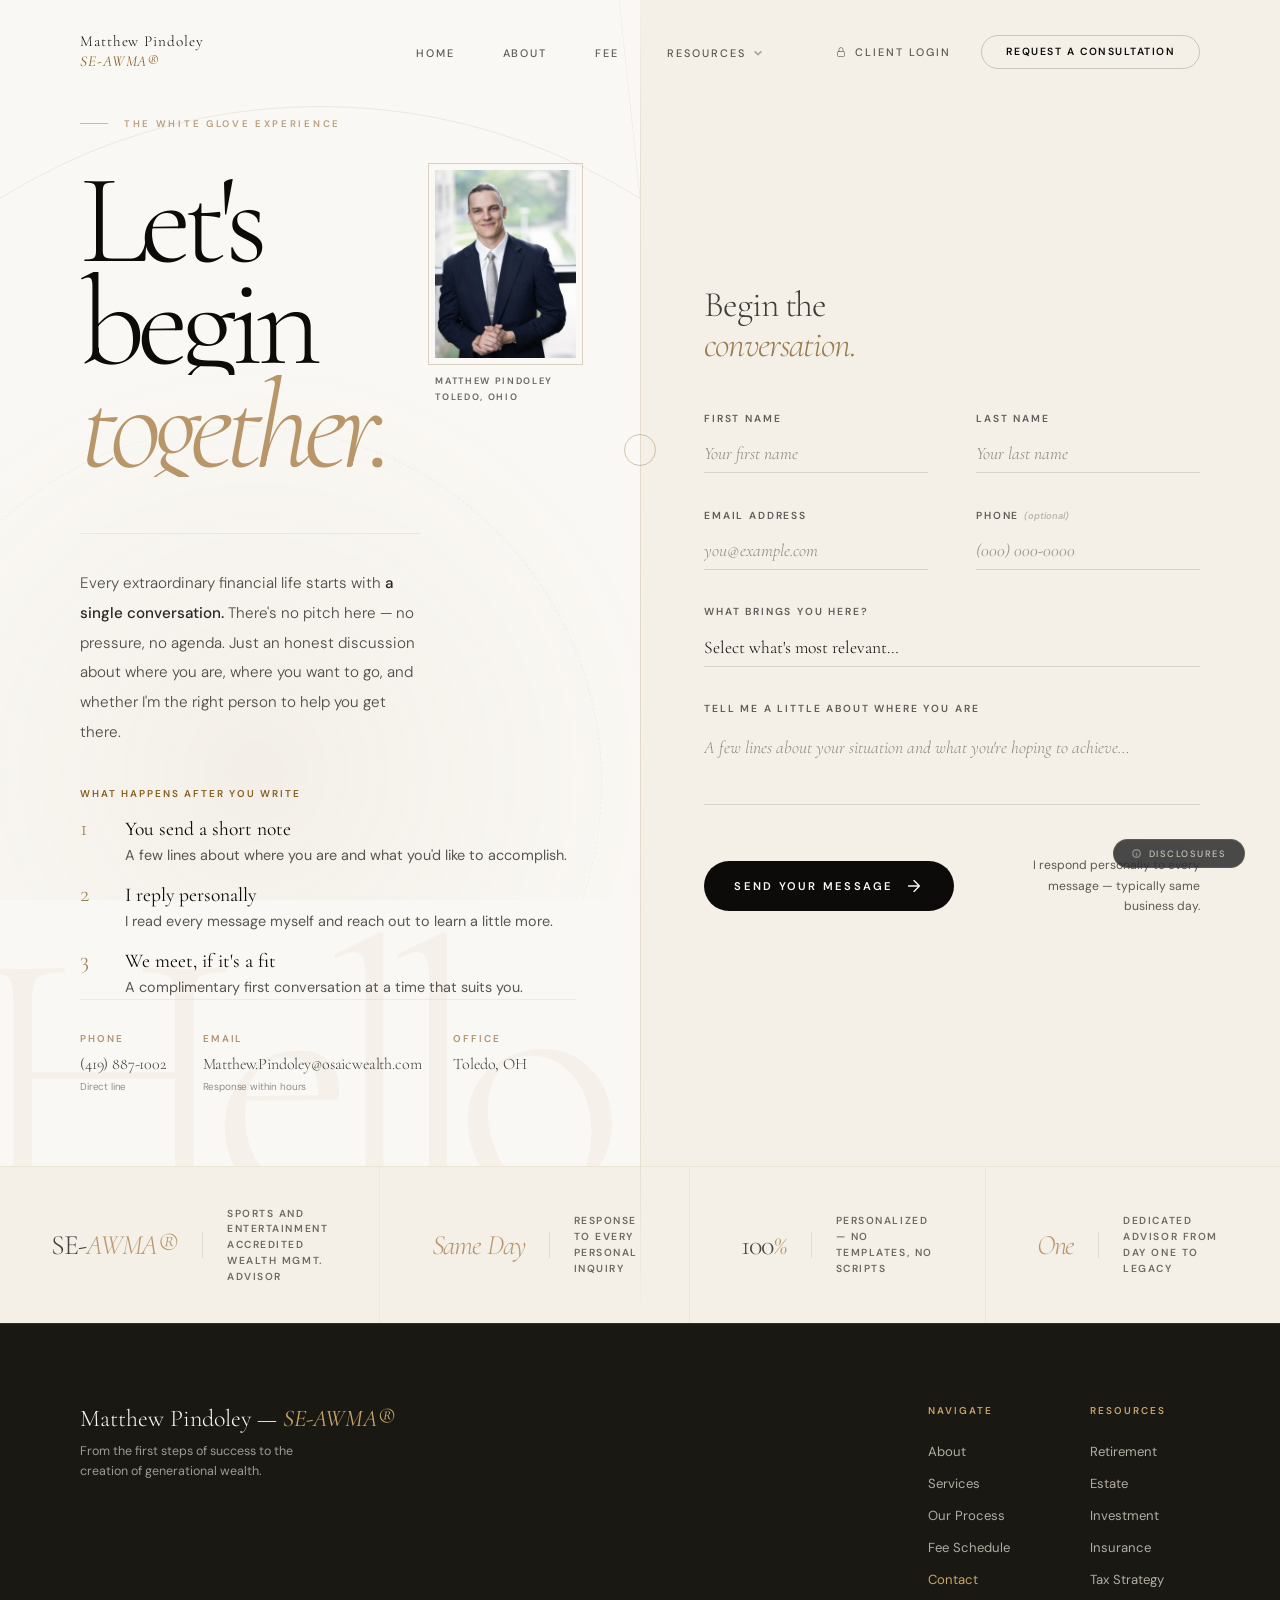
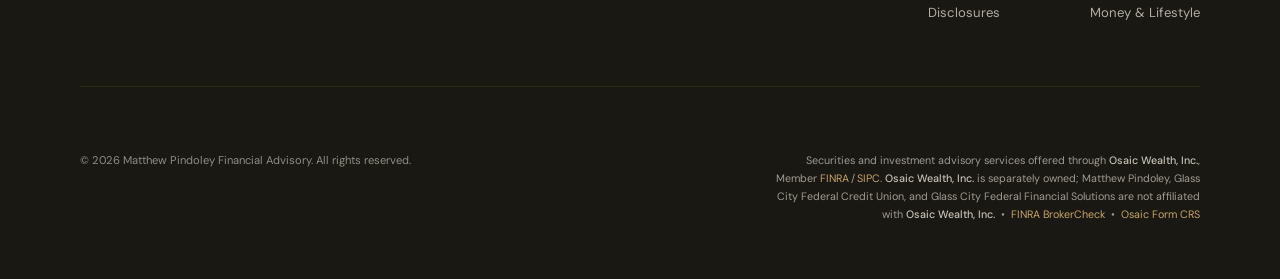
<file: contact.html>
<!DOCTYPE html>
<html lang="en">
<head>
  <meta charset="UTF-8"/>
  <meta name="viewport" content="width=device-width,initial-scale=1"/>
  <title>Begin Your Plan — Matthew Pindoley, SE-AWMA® | Toledo, Ohio</title>
  <meta name="description" content="Start a conversation with Matthew Pindoley, SE-AWMA®, a wealth management advisor in Toledo, Ohio. Complimentary first consultation, with no pressure.">
  <link rel="canonical" href="https://matthewpindoley.com/contact.html">
  <link rel="icon" type="image/png" href="favicon.png">
  <meta property="og:type" content="website">
  <meta property="og:url" content="https://matthewpindoley.com/contact.html">
  <meta property="og:site_name" content="Matthew Pindoley — SE-AWMA®">
  <meta property="og:title" content="Begin Your Plan — Matthew Pindoley, SE-AWMA® | Toledo, Ohio">
  <meta property="og:description" content="Start a conversation with Matthew Pindoley, SE-AWMA®, a wealth management advisor in Toledo, Ohio. Complimentary first consultation, with no pressure.">
  <meta property="og:image" content="https://res.cloudinary.com/dfabtxqiy/image/upload/q_auto:good,w_1200/v1772661877/headshot_ztmhku.jpg">
  <meta name="twitter:card" content="summary_large_image">
  <link rel="preconnect" href="https://fonts.googleapis.com">
  <link rel="preconnect" href="https://fonts.gstatic.com" crossorigin>
  <link href="https://fonts.googleapis.com/css2?family=Cormorant+Garamond:ital,wght@0,300;0,400;0,600;1,300;1,400&family=DM+Sans:opsz,wght@9..40,300;9..40,400;9..40,500;9..40,600&display=swap" rel="stylesheet">
<style>
:root{
  --cream:#faf8f4;
  --cream2:#f4f0e8;
  --cream3:#ede8dd;
  --ink:#0c0b09;
  --ink2:#1a1813;
  --bronze:#9a7c52;
  --bronze2:#b8966a;
  --gold:#c8a46a;
  --gold2:#ddb878;
  --dim:rgba(12,11,9,.36);
  --border:rgba(154,124,82,.14);
  --border2:rgba(154,124,82,.26);
  --ff:'Cormorant Garamond',Georgia,serif;
  --fb:'DM Sans',system-ui,sans-serif;
  --e1:cubic-bezier(.16,1,.3,1);
  --e2:cubic-bezier(.22,.9,.25,1);
  --e3:cubic-bezier(.34,1.56,.64,1);
}
*,*::before,*::after{box-sizing:border-box;margin:0;padding:0}
html{font-size:16px;overflow-x:hidden}
body{font-family:var(--fb);background:var(--cream);color:var(--ink);
  -webkit-font-smoothing:antialiased;cursor:none;overflow-x:hidden}
a{color:inherit;text-decoration:none}

/* ── GRAIN ─────────────────────────────────────── */
#grain{position:fixed;inset:0;z-index:9998;pointer-events:none;opacity:.015;
  background-image:url("data:image/svg+xml,%3Csvg viewBox='0 0 200 200' xmlns='https://www.w3.org/2000/svg'%3E%3Cfilter id='n'%3E%3CfeTurbulence type='fractalNoise' baseFrequency='0.9' numOctaves='4' stitchTiles='stitch'/%3E%3C/filter%3E%3Crect width='100%25' height='100%25' filter='url(%23n)'/%3E%3C/svg%3E");
  background-size:180px;animation:grn .07s steps(1) infinite}
@keyframes grn{0%{transform:translate(0,0)}25%{transform:translate(-5%,-3%)}50%{transform:translate(4%,5%)}75%{transform:translate(-2%,3%)}100%{transform:translate(0,0)}}

/* ── CURSOR ─────────────────────────────────────── */
#cur{
  position:fixed;top:0;left:0;
  width:6px;height:6px;border-radius:50%;
  background:var(--bronze);
  pointer-events:none;z-index:10000;
  will-change:transform;
  transition:width .28s var(--e1),height .28s var(--e1),opacity .18s,background .2s}
#cur-r{
  position:fixed;top:0;left:0;
  width:32px;height:32px;border-radius:50%;
  border:1px solid rgba(154,124,82,.42);
  pointer-events:none;z-index:9999;
  will-change:transform;
  transition:width .38s var(--e1),height .38s var(--e1),border-color .28s}
body.hov #cur{width:44px;height:44px;opacity:.07;background:var(--bronze2)}
body.hov #cur-r{width:66px;height:66px;border-color:var(--bronze2)}
body.pressing #cur{width:14px;height:14px}
@media(hover:none){
  #cur,#cur-r{display:none}
  body{cursor:auto}
  a,button,input,select,textarea{cursor:pointer}
}

/* ── NAV ─────────────────────────────────────────── */

/* ── MOBILE DRAWER ─────────────────────────────── */

/* ── ORBITALS ───────────────────────────────────── */
#orbs{position:fixed;inset:0;pointer-events:none;z-index:0;overflow:hidden}
#orb-glow{position:absolute;bottom:-24vw;left:-14vw;width:68vw;height:68vw;border-radius:50%;
  background:radial-gradient(ellipse at center,rgba(154,124,82,.07) 0%,rgba(154,124,82,.025) 40%,transparent 68%);
  animation:breathe 9s ease-in-out infinite}
@keyframes breathe{0%,100%{transform:scale(1)}50%{transform:scale(1.06)}}
#arc-main{position:absolute;bottom:-32vw;left:-22vw;width:94vw;height:94vw;border-radius:50%;
  border:1px solid rgba(154,124,82,.13);animation:slowspin 180s linear infinite}
#arc-2{position:absolute;bottom:-46vw;left:-38vw;width:124vw;height:124vw;border-radius:50%;
  border:1px solid rgba(154,124,82,.06);animation:slowspin 260s linear infinite reverse}
#arc-3{position:absolute;bottom:-19vw;left:-9vw;width:56vw;height:56vw;border-radius:50%;
  border:1px dashed rgba(154,124,82,.08);animation:slowspin 110s linear infinite}
#arc-4{position:absolute;bottom:-62vw;left:-54vw;width:164vw;height:164vw;border-radius:50%;
  border:1px solid rgba(154,124,82,.03);animation:slowspin 350s linear infinite}
@keyframes slowspin{from{transform:rotate(0deg)}to{transform:rotate(360deg)}}
.cdot{position:absolute;border-radius:50%;background:rgba(154,124,82,.2)}
#diag::before{content:'';position:fixed;top:-60%;left:52%;width:1px;height:220%;
  background:linear-gradient(to bottom,transparent,rgba(154,124,82,.06) 28%,rgba(154,124,82,.09) 50%,rgba(154,124,82,.06) 72%,transparent);
  transform:rotate(-6deg);pointer-events:none}

/* ── LAYOUT ─────────────────────────────────────── */
#wrap{position:relative;z-index:1;min-height:100svh;
  display:grid;grid-template-columns:1fr 1fr;grid-template-rows:1fr auto}
#wrap::before{content:'';position:absolute;top:0;left:50%;bottom:0;width:1px;
  background:linear-gradient(to bottom,transparent 0%,rgba(154,124,82,.14) 12%,rgba(154,124,82,.2) 50%,rgba(154,124,82,.14) 88%,transparent 100%);
  z-index:2;pointer-events:none}

/* ── LEFT PANEL ─────────────────────────────────── */
#left{grid-column:1;grid-row:1;
  padding:clamp(6rem,12vh,10rem) 5vw clamp(4rem,8vh,6rem) 5rem;
  display:flex;flex-direction:column;justify-content:space-between;
  position:relative;overflow:hidden}
.ghost{position:absolute;bottom:-4rem;left:-2rem;
  font-family:var(--ff);font-weight:300;font-size:clamp(14rem,28vw,36rem);
  line-height:.85;letter-spacing:-.08em;color:rgba(154,124,82,.055);
  pointer-events:none;user-select:none;white-space:nowrap;will-change:transform}
.left-top{position:relative;z-index:1}
.eyebrow{font-size:.6rem;letter-spacing:.28em;text-transform:uppercase;
  font-weight:600;color:rgba(154,124,82,.7);
  display:inline-flex;align-items:center;gap:1rem;margin-bottom:2.5rem;
  opacity:0;animation:fadeUp .7s var(--e1) .6s forwards}
.eyebrow::before{content:'';width:28px;height:1px;background:rgba(154,124,82,.5)}
.headline{font-family:var(--ff);font-weight:300;
  font-size:clamp(5rem,10vw,12.5rem);line-height:.8;letter-spacing:-.065em;color:var(--ink)}
.headline .row{display:block;overflow:hidden}
.headline .row .word{display:block;opacity:0;transform:translateY(105%);
  animation:slideUp .95s var(--e1) forwards}
.headline .row:nth-child(1) .word{animation-delay:.7s}
.headline .row:nth-child(2) .word{animation-delay:.88s}
.headline .row:nth-child(3) .word{animation-delay:1.06s}
.headline em{font-style:italic;color:var(--bronze2)}
@keyframes slideUp{to{opacity:1;transform:translateY(0)}}
.subline{margin-top:3.5rem;font-size:.9rem;line-height:1.95;
  color:rgba(12,11,9,.65);font-weight:300;max-width:34ch;
  border-top:1px solid rgba(154,124,82,.12);padding-top:2.2rem;
  opacity:0;animation:fadeUp .8s var(--e1) 1.6s forwards}
.subline strong{color:rgba(12,11,9,.88);font-weight:500}
.left-bottom{position:relative;z-index:1;
  opacity:0;animation:fadeUp .7s var(--e1) 1.9s forwards}
.threads{display:flex;gap:0;border-top:1px solid rgba(154,124,82,.1);padding-top:2rem}
.thread{flex:1;padding-right:2rem}
.thread-label{font-size:.62rem;letter-spacing:.2em;text-transform:uppercase;
  color:rgba(154,124,82,.8);font-weight:600;margin-bottom:.55rem}
.thread-value{font-family:var(--ff);font-size:1rem;font-weight:300;
  color:rgba(12,11,9,.8);letter-spacing:-.01em;line-height:1.45;transition:color .22s}
a.thread-value:hover{color:var(--bronze2)}
.thread-sub{font-size:.62rem;color:rgba(12,11,9,.52);font-family:var(--fb);margin-top:.2rem;font-weight:300}

/* ── RIGHT PANEL ────────────────────────────────── */
#right{grid-column:2;grid-row:1;
  padding:clamp(6rem,12vh,10rem) 5rem clamp(4rem,8vh,6rem) 5vw;
  display:flex;flex-direction:column;justify-content:center;
  background:var(--cream2);position:relative}
#form-wrap{opacity:0;animation:fadeUp .85s var(--e1) .9s forwards}
.form-title{font-family:var(--ff);font-size:clamp(1.6rem,2.8vw,2.8rem);
  font-weight:300;color:rgba(12,11,9,.78);letter-spacing:-.03em;margin-bottom:3rem;line-height:1.1}
.form-title em{font-style:italic;color:var(--bronze)}

/* ── FORM FIELDS ────────────────────────────────── */
.field{margin-bottom:2.2rem;position:relative}
.field-pair{display:grid;grid-template-columns:1fr 1fr;gap:0 3rem}
.field-label{display:block;font-size:.64rem;letter-spacing:.18em;
  text-transform:uppercase;font-weight:600;
  color:rgba(12,11,9,.55);margin-bottom:.65rem;transition:color .28s}
.field:focus-within .field-label{color:var(--bronze)}
.fi{width:100%;background:none;border:none;
  border-bottom:1px solid rgba(12,11,9,.12);padding:.5rem 0;
  font-family:var(--ff);font-size:1.1rem;font-weight:300;
  color:var(--ink);outline:none;
  transition:border-color .3s;border-radius:0;-webkit-appearance:none}
.fi::placeholder{color:rgba(12,11,9,.32);font-style:italic}
.fi:focus{border-bottom-color:rgba(154,124,82,.4)}
.fi-line{position:absolute;bottom:0;left:0;height:1px;width:0;
  background:var(--bronze);transition:width .55s var(--e1)}
.fi:focus ~ .fi-line{width:100%}
select.fi{cursor:none}
select.fi option{background:var(--cream2);color:var(--ink)}
textarea.fi{resize:none;height:80px;line-height:1.75}

/* ── SUBMIT ─────────────────────────────────────── */
.submit-row{display:flex;align-items:center;justify-content:space-between;
  gap:2rem;margin-top:2.8rem;flex-wrap:wrap}
.submit-btn{display:inline-flex;align-items:center;gap:.75rem;
  background:none;border:none;cursor:none;
  font-family:var(--fb);font-size:.62rem;font-weight:600;
  letter-spacing:.22em;text-transform:uppercase;color:rgba(154,124,82,.7);
  padding:0;position:relative;transition:color .3s}
.submit-btn:hover{color:var(--bronze)}
.submit-btn-line{position:absolute;bottom:-4px;left:0;width:0;height:1px;
  background:var(--bronze);transition:width .4s var(--e1)}
.submit-btn:hover .submit-btn-line{width:100%}
.submit-btn svg{width:18px;height:18px;transition:transform .35s var(--e1)}
.submit-btn:hover svg{transform:translateX(5px)}
.submit-note{font-size:.66rem;color:rgba(12,11,9,.52);line-height:1.7;max-width:24ch;text-align:right}

/* ── SUCCESS STATE ───────────────────────────────── */
#success{display:none;opacity:0;transform:translateY(16px);
  transition:opacity .8s var(--e1),transform .8s var(--e1)}
#success.visible{opacity:1;transform:translateY(0)}
.check-ring{width:52px;height:52px;border-radius:50%;
  border:1px solid rgba(154,124,82,.3);
  display:flex;align-items:center;justify-content:center;
  margin-bottom:2.8rem;animation:ringIn .7s var(--e3)}
@keyframes ringIn{from{transform:scale(0) rotate(-30deg);opacity:0}to{transform:scale(1) rotate(0);opacity:1}}
.check-ring svg{width:18px;height:18px;color:var(--bronze)}
.success-h{font-family:var(--ff);font-weight:300;
  font-size:clamp(3rem,5vw,6rem);line-height:.82;letter-spacing:-.06em;
  color:var(--ink);margin-bottom:2rem}
.success-h em{font-style:italic;color:var(--bronze2)}
.success-p{font-size:.9rem;line-height:1.95;color:rgba(12,11,9,.65);font-weight:300;max-width:36ch}
.success-p strong{color:rgba(12,11,9,.78);font-weight:500}
.success-thread{display:flex;align-items:center;gap:.85rem;
  margin-top:2.8rem;padding-top:2.5rem;
  border-top:1px solid rgba(154,124,82,.12);
  font-size:.68rem;color:rgba(12,11,9,.45);letter-spacing:.06em}
.s-dot{width:5px;height:5px;border-radius:50%;background:rgba(154,124,82,.45);flex-shrink:0}

/* ── TRUST STRIP ─────────────────────────────────── */
#trust{grid-column:1/-1;grid-row:2;
  position:relative;z-index:1;display:flex;
  border-top:1px solid rgba(154,124,82,.1);background:var(--cream2)}
.trust-item{flex:1;padding:2.4rem 3.2rem;
  border-right:1px solid rgba(154,124,82,.08);
  display:flex;align-items:center;gap:1.5rem;
  opacity:0;transform:translateY(12px);
  transition:opacity .8s var(--e1),transform .8s var(--e1)}
.trust-item.vis{opacity:1;transform:translateY(0)}
.trust-item:last-child{border-right:none}
.trust-n{font-family:var(--ff);font-size:clamp(1.4rem,2.2vw,2.2rem);
  font-weight:300;color:rgba(12,11,9,.75);
  letter-spacing:-.04em;line-height:1;white-space:nowrap}
.trust-n em{font-style:italic;color:var(--bronze2)}
.trust-divider{width:1px;height:26px;background:rgba(154,124,82,.18);flex-shrink:0}
.trust-label{font-size:.64rem;letter-spacing:.15em;text-transform:uppercase;
  color:rgba(12,11,9,.58);font-weight:600;line-height:1.55;max-width:16ch}

@keyframes fadeUp{from{opacity:0;transform:translateY(18px)}to{opacity:1;transform:translateY(0)}}

/* ── RESPONSIVE ─────────────────────────────────── */
@media(max-width:1100px){
    #wrap{grid-template-columns:1fr;grid-template-rows:auto auto auto}
  #wrap::before{display:none}
  #left{grid-column:1;grid-row:1;padding:7rem 2.5rem 4rem;overflow:hidden}
  #right{grid-column:1;grid-row:2;padding:4rem 2.5rem 5rem}
  #trust{grid-column:1;grid-row:3;flex-wrap:wrap}
  .trust-item{flex:1 0 40%;border-bottom:1px solid rgba(154,124,82,.07)}
}
@media(max-width:768px){
        #left{padding:7rem 1.5rem 3rem;overflow:hidden}
  #right{padding:3rem 1.5rem 4rem}
  .ghost{font-size:clamp(8rem,22vw,16rem);left:-1rem;bottom:-2rem}
  .headline{font-size:clamp(4rem,13vw,8rem)}
  .subline{font-size:.85rem}
  .field-pair{grid-template-columns:1fr}
  .trust-item{flex:1 0 100%}
  .submit-row{flex-direction:column;align-items:flex-start;gap:1.5rem}
  .submit-note{text-align:left;max-width:100%}
  .threads{flex-direction:column;gap:1.5rem}
  .thread{padding-right:0}
}
@media(max-width:480px){
    #left{padding:7rem 1.25rem 3rem}
  #right{padding:3rem 1.25rem 4rem}
  .ghost{display:none}
  .headline{font-size:clamp(3.5rem,16vw,7rem)}
  .trust-item{padding:1.8rem 1.5rem}
  .trust-n{font-size:clamp(1.2rem,6vw,1.8rem)}
}

/* ── FOOTER ── */
footer{
  background:#1a1813;
  border-top:1px solid rgba(154,124,82,.20);
  padding:5rem 5rem 3.5rem;
}
.ft-top{
  display:flex;justify-content:space-between;align-items:flex-start;
  gap:3rem;margin-bottom:4rem;padding-bottom:4rem;
  border-bottom:1px solid rgba(154,124,82,.14);
}
.ft-logo{
  font-family:'Cormorant Garamond',Georgia,serif;
  font-size:1.5rem;font-weight:300;color:#faf8f4;
}
.ft-logo b{color:#c8a46a;font-weight:400;font-style:italic}
.ft-tg{
  font-size:.78rem;color:rgba(250,248,244,.42);
  margin-top:.55rem;max-width:28ch;line-height:1.6;
}
.ft-lks{display:flex;gap:5rem;flex-wrap:wrap}
.ft-col h4{
  font-size:.62rem;letter-spacing:.2em;text-transform:uppercase;
  color:#c8a46a;font-weight:600;margin-bottom:1.4rem;
}
.ft-col ul{list-style:none;display:flex;flex-direction:column;gap:.7rem}
.ft-col ul a{font-size:.82rem;color:rgba(250,248,244,.46);transition:color .2s}
.ft-col ul a:hover{color:#faf8f4}
.ft-col ul a[aria-current]{color:#c8a46a}
.ft-bot{
  display:flex;justify-content:space-between;
  align-items:flex-start;gap:1.5rem;flex-wrap:wrap;
}
.ft-cp{font-size:.7rem;color:rgba(250,248,244,.30);white-space:nowrap;padding-top:.15rem}
.ft-di{
  font-size:.67rem;color:rgba(250,248,244,.38);
  max-width:62ch;text-align:right;line-height:1.7;
}
.ft-di strong{color:rgba(250,248,244,.56);font-weight:500}
.ft-di a{color:rgba(200,164,106,.65);transition:color .2s;text-decoration:none}
.ft-di a:hover{color:#c8a46a}
/* ── FOOTER RESPONSIVE ── */
@media(max-width:1100px){
  footer{padding:4rem 2.5rem 3rem}
}
@media(max-width:768px){
  footer{padding:3.5rem 1.6rem 2.8rem}
  .ft-top{flex-direction:column;gap:2.5rem;margin-bottom:3rem;padding-bottom:3rem}
  .ft-lks{gap:2.5rem}
  .ft-bot{flex-direction:column;align-items:flex-start;gap:1rem}
  .ft-di{text-align:left;max-width:100%}
}
@media(max-width:480px){
  .ft-lks{flex-direction:column;gap:2rem}
  .ft-logo{font-size:1.25rem}
  .ft-di{font-size:.64rem}
}

/* ── FIXED DISCLOSURE PILL ── */
#disc-pill{
  position:fixed;bottom:2rem;right:2.2rem;z-index:900;
  display:inline-flex;align-items:center;gap:.5rem;
  padding:.46rem 1.1rem;
  border-radius:9999px;
  background:rgba(9,9,12,.72);
  backdrop-filter:blur(14px);-webkit-backdrop-filter:blur(14px);
  border:1px solid rgba(200,164,106,.18);
  font-family:'DM Sans',system-ui,sans-serif;
  font-size:.58rem;letter-spacing:.16em;text-transform:uppercase;font-weight:500;
  color:rgba(242,236,224,.38);
  text-decoration:none;
  transition:color .28s,border-color .28s,background .28s;
  cursor:none;
}
#disc-pill:hover{
  color:rgba(242,236,224,.82);
  border-color:rgba(200,164,106,.45);
  background:rgba(9,9,12,.88);
}
#disc-pill.active{
  color:#c8a46a;
  border-color:rgba(200,164,106,.45);
  background:rgba(9,9,12,.85);
}
#disc-pill svg{flex-shrink:0;opacity:.55;transition:opacity .28s}
#disc-pill:hover svg,#disc-pill.active svg{opacity:1}
@media(max-width:480px){
  #disc-pill{bottom:1.4rem;right:1.2rem;font-size:.54rem;padding:.4rem .9rem}
}
@media(hover:none){#disc-pill{cursor:pointer}}

/* ── READABILITY ─────────────────────────────────────────────
   Body copy: larger, steadier weight on small text, and contrast
   near 7:1 (was ~3:1). Headlines and ornaments are unchanged. ── */
.subline{font-size:.95rem;color:rgba(12,11,9,.72)}
.fi::placeholder{color:rgba(12,11,9,.45)}
.submit-note{font-size:.76rem;color:rgba(12,11,9,.66)}
/* the send button was a faint text link; it is the page's main action */
.submit-btn{padding:1rem 1.9rem;border-radius:9999px;background:var(--ink);color:var(--cream);
  font-size:.7rem;letter-spacing:.2em;transition:background .3s,color .3s}
.submit-btn:hover{background:var(--bronze);color:var(--cream)}
.submit-btn-line{display:none}
/* logo mark and current-page link were light gold on cream (~2.5:1) */
.field-label{color:rgba(12,11,9,.64)}
/* ── NAV THEME — colours for the shared navigation (assets/nav.css) ── */
:root{
  --nav-stuck-bg:rgba(250,248,244,.94);--nav-stuck-border:rgba(12,11,9,.07);
  --nav-logo:var(--ink);--nav-mark:#85601e;
  --nav-link:rgba(12,11,9,.66);--nav-link-hover:var(--ink);
  --nav-line:var(--bronze);--nav-current:#85601e;
  --nav-btn-border:rgba(12,11,9,.18);--nav-btn-text:var(--ink);--nav-btn-fill:var(--ink);--nav-btn-fill-text:var(--cream);
  --nav-panel-bg:var(--cream);--nav-panel-border:rgba(12,11,9,.1);--nav-panel-text:rgba(12,11,9,.68);
  --nav-panel-hover:var(--ink);--nav-panel-hover-bg:rgba(12,11,9,.04);--nav-panel-divider:rgba(12,11,9,.08);
  --nav-hbg-line:var(--ink);
  --mob-bg:var(--cream2);--mob-text:var(--ink);--mob-accent:#85601e;
  --mob-muted:rgba(12,11,9,.62);--mob-border:var(--border2);--mob-border2:rgba(154,124,82,.55);
}
/* ── PORTRAIT AND NEXT STEPS ─────────────────────────────────
   Beside the headline at every size (measured: 150px+ free there).
   The steps set the expectation of an email-first process. ── */
.ct-portrait{position:absolute;top:3.9rem;right:0;z-index:1;margin:0;width:clamp(96px,11vw,190px);
  opacity:0;animation:fadeUp .9s var(--e1) 1.2s forwards}
.ct-portrait img{display:block;width:100%;height:auto;aspect-ratio:3/4;object-fit:cover;
  outline:1px solid rgba(154,124,82,.32);outline-offset:6px}
.ct-portrait figcaption{margin-top:1rem;font:600 .58rem/1.7 var(--fb);letter-spacing:.18em;
  text-transform:uppercase;color:rgba(12,11,9,.62)}
.ct-next{margin-top:2.6rem;max-width:34rem;opacity:0;animation:fadeUp .8s var(--e1) 1.8s forwards}
.ct-next-ey{margin:0 0 1.15rem;font:600 .62rem/1 var(--fb);letter-spacing:.2em;text-transform:uppercase;color:#85601e}
.ct-steps{list-style:none;margin:0;padding:0;display:grid;gap:1rem}
.ct-steps li{display:grid;grid-template-columns:2rem minmax(0,1fr);gap:.8rem;align-items:baseline}
.ct-step-n{font-family:var(--ff);font-size:1.45rem;font-weight:300;line-height:1;color:var(--bronze)}
.ct-steps strong{display:block;margin-bottom:.15rem;font-family:var(--ff);font-weight:400;font-size:1.22rem;line-height:1.25;color:var(--ink)}
.ct-steps p{margin:0;font-size:.9rem;line-height:1.6;color:rgba(12,11,9,.68)}
@media(max-width:480px){.ct-portrait figcaption{font-size:.52rem;letter-spacing:.12em}}
</style>
  <!-- sitewide experience refinements -->
  <link rel="stylesheet" href="assets/enhance.css"/>
  <link rel="stylesheet" href="assets/nav.css"/>
</head>
<body>
<div id="grain"></div>
<div id="cur"></div>
<div id="cur-r"></div>

<!-- ORBITALS -->
<div id="orbs" aria-hidden="true">
  <div id="orb-glow"></div>
  <div id="arc-main"></div>
  <div id="arc-2"></div>
  <div id="arc-3"></div>
  <div id="arc-4"></div>
  <div id="diag"></div>
</div>

<!-- NAV -->
<nav id="nav" aria-label="Main">
  <a href="index.html" class="nav-logo">Matthew Pindoley<br><b>SE-AWMA®</b></a>
  <ul class="nav-links">
    <li><a href="index.html">Home</a></li>
    <li><a href="index.html#about">About</a></li>
    <li><a href="fee.html">Fee</a></li>
    <li class="nav-drop">
      <button type="button" class="nav-drop-trigger" aria-expanded="false" aria-controls="nav-resources">
        Resources
        <svg viewBox="0 0 12 12" fill="none" stroke="currentColor" stroke-width="2" width="10" height="10" aria-hidden="true"><path d="M2 4l4 4 4-4"/></svg>
      </button>
      <div class="nav-drop-panel" id="nav-resources">
        <a href="resource-retirement.html" class="nav-drop-item"><svg viewBox="0 0 24 24" fill="none" stroke="currentColor" stroke-width="1.5" aria-hidden="true"><path d="M3 3v18h18M8 17V9m4 8V5m4 12v-4"/></svg>Retirement</a>
        <a href="resource-investment.html" class="nav-drop-item"><svg viewBox="0 0 24 24" fill="none" stroke="currentColor" stroke-width="1.5" aria-hidden="true"><polyline points="22 12 18 12 15 21 9 3 6 12 2 12"/></svg>Investment</a>
        <a href="resource-estate.html" class="nav-drop-item"><svg viewBox="0 0 24 24" fill="none" stroke="currentColor" stroke-width="1.5" aria-hidden="true"><path d="M3 9l9-7 9 7v11a2 2 0 0 1-2 2H5a2 2 0 0 1-2-2z"/><polyline points="9 22 9 12 15 12 15 22"/></svg>Estate Planning</a>
        <a href="resource-tax.html" class="nav-drop-item"><svg viewBox="0 0 24 24" fill="none" stroke="currentColor" stroke-width="1.5" aria-hidden="true"><path d="M9 7H6a2 2 0 0 0-2 2v9a2 2 0 0 0 2 2h9a2 2 0 0 0 2-2v-3M18 2l4 4-10 10H8v-4L18 2z"/></svg>Tax Strategy</a>
        <a href="resource-insurance.html" class="nav-drop-item"><svg viewBox="0 0 24 24" fill="none" stroke="currentColor" stroke-width="1.5" aria-hidden="true"><path d="M12 22s8-4 8-10V5l-8-3-8 3v7c0 6 8 10 8 10z"/></svg>Insurance</a>
        <div class="nav-drop-divider" aria-hidden="true"></div>
        <a href="resource-money.html" class="nav-drop-item"><svg viewBox="0 0 24 24" fill="none" stroke="currentColor" stroke-width="1.5" aria-hidden="true"><circle cx="12" cy="12" r="10"/><path d="M12 6v6l4 2"/></svg>Money &amp; Lifestyle</a>
      </div>
    </li>
  </ul>
  <div class="nav-right">
    <a href="https://app.osaic.com/equipt/" class="nav-login" target="_blank" rel="noopener noreferrer"><svg viewBox="0 0 24 24" fill="none" stroke="currentColor" stroke-width="1.6" stroke-linecap="round" aria-hidden="true"><rect x="5" y="11" width="14" height="10" rx="2"/><path d="M8 11V7a4 4 0 0 1 8 0v4"/></svg>Client Login<span class="sr-only"> (opens Osaic’s secure site in a new tab)</span></a>
    <a href="#contact-form" class="nav-btn"><span>Request a Consultation</span></a>
  </div>
  <button type="button" class="hbg" id="hbg" aria-label="Open menu" aria-controls="mob" aria-expanded="false"><i></i><i></i><i></i></button>
</nav>

<!-- MOBILE DRAWER -->
<nav id="mob" aria-label="Menu">
  <button type="button" id="mob-x" aria-label="Close menu">✕</button>
  <a href="index.html" class="mob-a">Home</a>
  <a href="index.html#about" class="mob-a">About</a>
  <a href="fee.html" class="mob-a">Fee</a>
  <div class="mob-resources">
    <div class="mob-res-label">Resources</div>
    <div class="mob-res-links">
      <a href="resource-retirement.html" class="mob-res-link">Retirement</a>
      <a href="resource-investment.html" class="mob-res-link">Investment</a>
      <a href="resource-estate.html" class="mob-res-link">Estate</a>
      <a href="resource-tax.html" class="mob-res-link">Tax</a>
      <a href="resource-insurance.html" class="mob-res-link">Insurance</a>
      <a href="resource-money.html" class="mob-res-link">Money &amp; Lifestyle</a>
    </div>
  </div>
  <a href="contact.html" class="mob-a active" aria-current="page">Contact</a>
  <a href="https://app.osaic.com/equipt/" class="mob-login" target="_blank" rel="noopener noreferrer"><svg viewBox="0 0 24 24" fill="none" stroke="currentColor" stroke-width="1.6" stroke-linecap="round" aria-hidden="true"><rect x="5" y="11" width="14" height="10" rx="2"/><path d="M8 11V7a4 4 0 0 1 8 0v4"/></svg>Client Login<span class="sr-only"> (opens Osaic’s secure site in a new tab)</span></a>
</nav>

<!-- MAIN GRID -->
<div id="wrap">

  <!-- LEFT -->
  <div id="left">
    <div class="ghost" id="ghost" aria-hidden="true">Hello.</div>

    <div class="left-top">
      <div class="eyebrow">The White Glove Experience</div>
      <h1 class="headline">
        <span class="row"><span class="word">Let's</span></span>
        <span class="row"><span class="word">begin</span></span>
        <span class="row"><span class="word"><em>together.</em></span></span>
      </h1>
      <figure class="ct-portrait">
        <picture><source type="image/webp" srcset="assets/img/matthew-pindoley-portrait-tall.webp"><img src="assets/img/matthew-pindoley-portrait-tall.jpg" alt="Matthew Pindoley" width="600" height="800" decoding="async"></picture>
        <figcaption>Matthew Pindoley<br>Toledo, Ohio</figcaption>
      </figure>
      <p class="subline">
        Every extraordinary financial life starts with
        <strong>a single conversation.</strong>
        There's no pitch here — no pressure, no agenda.
        Just an honest discussion about where you are,
        where you want to go, and whether I'm the right
        person to help you get there.
      </p>
      <div class="ct-next">
        <p class="ct-next-ey">What happens after you write</p>
        <ol class="ct-steps">
          <li><span class="ct-step-n" aria-hidden="true">1</span><div><strong>You send a short note</strong><p>A few lines about where you are and what you'd like to accomplish.</p></div></li>
          <li><span class="ct-step-n" aria-hidden="true">2</span><div><strong>I reply personally</strong><p>I read every message myself and reach out to learn a little more.</p></div></li>
          <li><span class="ct-step-n" aria-hidden="true">3</span><div><strong>We meet, if it's a fit</strong><p>A complimentary first conversation at a time that suits you.</p></div></li>
        </ol>
      </div>
    </div>

    <div class="left-bottom">
      <div class="threads">
        <div class="thread">
          <div class="thread-label">Phone</div>
          <a href="tel:4198871002" class="thread-value">(419) 887-1002
            <div class="thread-sub">Direct line</div>
          </a>
        </div>
        <div class="thread">
          <div class="thread-label">Email</div>
          <a href="mailto:Matthew.Pindoley@osaicwealth.com" class="thread-value">Matthew.Pindoley@osaicwealth.com
            <div class="thread-sub">Response within hours</div>
          </a>
        </div>
        <div class="thread">
          <div class="thread-label">Office</div>
          <div class="thread-value">Toledo, OH</div>
        </div>
      </div>
    </div>
  </div><!-- /#left -->

  <!-- RIGHT -->
  <div id="right">

    <!-- FORM -->
    <div id="form-wrap">
      <h2 class="form-title">Begin the<br><em>conversation.</em></h2>
      <form id="contact-form" novalidate>
        <div class="field-pair">
          <div class="field">
            <label class="field-label" for="f-first">First Name</label>
            <input class="fi" id="f-first" type="text" placeholder="Your first name" autocomplete="given-name" required>
            <div class="fi-line"></div>
          </div>
          <div class="field">
            <label class="field-label" for="f-last">Last Name</label>
            <input class="fi" id="f-last" type="text" placeholder="Your last name" autocomplete="family-name">
            <div class="fi-line"></div>
          </div>
        </div>
        <div class="field-pair">
          <div class="field">
            <label class="field-label" for="f-email">Email Address</label>
            <input class="fi" id="f-email" type="email" placeholder="you@example.com" autocomplete="email" required>
            <div class="fi-line"></div>
          </div>
          <div class="field">
            <label class="field-label" for="f-phone">
              Phone
              <span style="opacity:.38;font-style:italic;text-transform:none;letter-spacing:0;font-size:.9em">(optional)</span>
            </label>
            <input class="fi" id="f-phone" type="tel" placeholder="(000) 000-0000" autocomplete="tel">
            <div class="fi-line"></div>
          </div>
        </div>
        <div class="field">
          <label class="field-label" for="f-topic">What brings you here?</label>
          <select class="fi" id="f-topic" required>
            <option value="" disabled selected>Select what's most relevant&hellip;</option>
            <option value="retirement">Retirement Planning</option>
            <option value="investment">Investment Management</option>
            <option value="estate">Estate &amp; Legacy Planning</option>
            <option value="tax">Tax Strategy</option>
            <option value="insurance">Insurance Review</option>
            <option value="lifestyle">Lifestyle &amp; Spending Plan</option>
            <option value="general">General Inquiry / Not Sure Yet</option>
          </select>
          <div class="fi-line"></div>
        </div>
        <div class="field">
          <label class="field-label" for="f-message">Tell me a little about where you are</label>
          <textarea class="fi" id="f-message" rows="4"
            placeholder="A few lines about your situation and what you're hoping to achieve&hellip;"></textarea>
          <div class="fi-line"></div>
        </div>
        <div class="submit-row">
          <button type="submit" class="submit-btn">
            <span>Send Your Message</span>
            <svg viewBox="0 0 20 20" fill="none" stroke="currentColor" stroke-width="1.5">
              <path d="M4 10h12M10 4l6 6-6 6" stroke-linecap="round" stroke-linejoin="round"/>
            </svg>
            <div class="submit-btn-line"></div>
          </button>
          <p class="submit-note">I respond personally to every message &mdash; typically same business day.</p>
        </div>
      </form>
    </div><!-- /#form-wrap -->

    <!-- SUCCESS STATE -->
    <div id="success">
      <div class="check-ring">
        <svg viewBox="0 0 24 24" fill="none" stroke="currentColor" stroke-width="1.5">
          <polyline points="20 6 9 17 4 12" stroke-linecap="round" stroke-linejoin="round"/>
        </svg>
      </div>
      <h2 class="success-h">Message<br><em>received.</em></h2>
      <p class="success-p">
        Thank you for reaching out. I've personally received your message
        and will be in touch <strong>within one business day</strong> &mdash;
        usually much sooner.<br><br>
        In the meantime, feel free to explore the resource library or
        call me directly if it's more convenient.
      </p>
      <div class="success-thread">
        <div class="s-dot"></div>
        <a href="tel:4198871002"
           style="transition:color .2s"
           onmouseenter="this.style.color='var(--bronze2)'"
           onmouseleave="this.style.color=''">
          (419) 887-1002 &nbsp;&middot;&nbsp; Direct Line
        </a>
      </div>
    </div><!-- /#success -->

  </div><!-- /#right -->

  <!-- TRUST STRIP -->
  <div id="trust">
    <div class="trust-item">
      <div class="trust-n">SE&#8209;<em>AWMA&reg;</em></div>
      <div class="trust-divider"></div>
      <div class="trust-label">Sports and Entertainment Accredited Wealth Mgmt. Advisor</div>
    </div>
    <div class="trust-item">
      <div class="trust-n"><em>Same Day</em></div>
      <div class="trust-divider"></div>
      <div class="trust-label">Response to Every Personal Inquiry</div>
    </div>
    <div class="trust-item">
      <div class="trust-n">100<em>%</em></div>
      <div class="trust-divider"></div>
      <div class="trust-label">Personalized &mdash; No Templates, No Scripts</div>
    </div>
    <div class="trust-item">
      <div class="trust-n"><em>One</em></div>
      <div class="trust-divider"></div>
      <div class="trust-label">Dedicated Advisor From Day One to Legacy</div>
    </div>
  </div><!-- /#trust -->

</div><!-- /#wrap -->

<!-- FOOTER -->
<footer>
  <div class="ft-top">
    <div>
      <div class="ft-logo">Matthew Pindoley &mdash; <b>SE-AWMA&reg;</b></div>
      <div class="ft-tg">From the first steps of success to the creation of generational wealth.</div>
    </div>
    <div class="ft-lks">
      <div class="ft-col">
        <h4>Navigate</h4>
        <ul>
          <li><a href="index.html#about">About</a></li>
          <li><a href="index.html#services">Services</a></li>
          <li><a href="index.html#process">Our Process</a></li>
          <li><a href="fee.html">Fee Schedule</a></li>
          <li><a href="contact.html" aria-current="page">Contact</a></li>
          <li><a href="disclosure.html">Disclosures</a></li>
        </ul>
      </div>
      <div class="ft-col">
        <h4>Resources</h4>
        <ul>
          <li><a href="resource-retirement.html">Retirement</a></li>
          <li><a href="resource-estate.html">Estate</a></li>
          <li><a href="resource-investment.html">Investment</a></li>
          <li><a href="resource-insurance.html">Insurance</a></li>
          <li><a href="resource-tax.html">Tax Strategy</a></li>
          <li><a href="resource-money.html">Money &amp; Lifestyle</a></li>
        </ul>
      </div>
    </div>
  </div>
  <div class="ft-bot">
    <div class="ft-cp">&copy; 2026 Matthew Pindoley Financial Advisory. All rights reserved.</div>
    <div class="ft-di">
      Securities and investment advisory services offered through <strong>Osaic Wealth, Inc.</strong>, Member
      <a href="https://www.finra.org" target="_blank" rel="noopener noreferrer">FINRA</a>&thinsp;/&thinsp;<a href="https://www.sipc.org" target="_blank" rel="noopener noreferrer">SIPC</a>.
      <strong>Osaic Wealth, Inc.</strong> is separately owned; Matthew Pindoley, Glass City Federal Credit Union,
      and Glass City Federal Financial Solutions are not affiliated with <strong>Osaic Wealth, Inc.</strong>
      &nbsp;&bull;&nbsp;
      <a href="https://brokercheck.finra.org" target="_blank" rel="noopener noreferrer">FINRA BrokerCheck</a>
      &nbsp;&bull;&nbsp;
      <a href="https://osaic.com/disclosures" target="_blank" rel="noopener noreferrer">Osaic Form CRS</a>
    </div>
  </div>
</footer>

<script>
(function () {
  'use strict';

  /* ── CURSOR ─────────────────────────────────────
     Uses transform for GPU-accelerated movement.
     Dot follows mouse instantly; ring lags via rAF.
  ─────────────────────────────────────────────── */
  var dot  = document.getElementById('cur');
  var ring = document.getElementById('cur-r');

  var mx = window.innerWidth  / 2;
  var my = window.innerHeight / 2;
  var rx = mx, ry = my;

  /* translate(calc(Xpx - 50%), calc(Ypx - 50%)) keeps the element's
     centre locked to the pointer regardless of animated width/height  */
  function moveDot(x, y) {
    dot.style.transform = 'translate(calc(' + x + 'px - 50%), calc(' + y + 'px - 50%))';
  }
  function moveRing(x, y) {
    ring.style.transform = 'translate(calc(' + x + 'px - 50%), calc(' + y + 'px - 50%))';
  }

  moveDot(mx, my);
  moveRing(rx, ry);

  document.addEventListener('mousemove', function (e) {
    mx = e.clientX;
    my = e.clientY;
    moveDot(mx, my);
  }, { passive: true });

  (function loop() {
    rx += (mx - rx) * 0.1;
    ry += (my - ry) * 0.1;
    moveRing(rx, ry);
    requestAnimationFrame(loop);
  }());

  // Hover expansion
  document.querySelectorAll('a, button, input, select, textarea').forEach(function (el) {
    el.addEventListener('mouseenter', function () { document.body.classList.add('hov'); });
    el.addEventListener('mouseleave', function () { document.body.classList.remove('hov'); });
  });

  // Press shrink
  document.addEventListener('mousedown', function () { document.body.classList.add('pressing'); });
  document.addEventListener('mouseup',   function () { document.body.classList.remove('pressing'); });

  /* ── GHOST PARALLAX ─────────────────────────── */
  var ghost = document.getElementById('ghost');
  var tX = 0, tY = 0, cX = 0, cY = 0;
  window.addEventListener('mousemove', function (e) {
    tX = (e.clientX / window.innerWidth  - 0.5) * 20;
    tY = (e.clientY / window.innerHeight - 0.5) * 10;
  }, { passive: true });
  (function glide() {
    cX += (tX - cX) * 0.05;
    cY += (tY - cY) * 0.05;
    if (ghost) ghost.style.transform = 'translate(' + cX + 'px,' + cY + 'px)';
    requestAnimationFrame(glide);
  }());

  /* ── CONSTELLATION DOTS ─────────────────────── */
  var orbs = document.getElementById('orbs');
  [
    [28,62,2.5,.18],[58,45,1.5,.15],[68,80,2,.13],[15,22,1,.11],
    [82,18,1.5,.12],[42,88,1,.09],[92,55,2,.15],[35,8,1.5,.1],
    [76,38,1,.1],[12,72,2,.14]
  ].forEach(function (p) {
    var d = document.createElement('div');
    d.className = 'cdot';
    d.style.left    = p[0] + '%';
    d.style.top     = p[1] + '%';
    d.style.width   = p[2] + 'px';
    d.style.height  = p[2] + 'px';
    d.style.opacity = p[3];
    orbs.appendChild(d);
  });

  /* ── TRUST STRIP REVEAL ─────────────────────── */
  var trustItems = document.querySelectorAll('.trust-item');
  var ro = new IntersectionObserver(function (entries) {
    entries.forEach(function (entry) {
      if (entry.isIntersecting) {
        var idx = Array.prototype.indexOf.call(trustItems, entry.target);
        setTimeout(function () { entry.target.classList.add('vis'); }, idx * 100);
        ro.unobserve(entry.target);
      }
    });
  }, { threshold: 0.15 });
  trustItems.forEach(function (item) { ro.observe(item); });

    /* ── FORM SUBMIT ────────────────────────────── */
  var form = document.getElementById('contact-form');
  if (form) {
    form.addEventListener('submit', function (e) {
      e.preventDefault();

      var first = document.getElementById('f-first');
      var email = document.getElementById('f-email');

      if (!first || !first.value.trim()) { pulse('f-first'); return; }
      if (!email || !email.value.includes('@')) { pulse('f-email'); return; }

      var btn = form.querySelector('.submit-btn');
      var btnSpan = btn ? btn.querySelector('span') : null;
      if (btnSpan) btnSpan.textContent = 'Sending…';
      if (btn) btn.disabled = true;

      var data = {
        name: (first.value.trim()) + ' ' + ((document.getElementById('f-last')||{}).value||'').trim(),
        email: email.value.trim(),
        phone: ((document.getElementById('f-phone')||{}).value||'').trim(),
        topic: ((document.getElementById('f-topic')||{}).value||'').trim(),
        message: ((document.getElementById('f-message')||{}).value||'').trim()
      };

      fetch('https://formspree.io/f/xzdjdwwz', {
        method: 'POST',
        headers: { 'Content-Type': 'application/json', 'Accept': 'application/json' },
        body: JSON.stringify(data)
      })
      .then(function(r) { return r.json().then(function(d) { return {ok:r.ok,data:d}; }); })
      .then(function(res) {
        if (res.ok) {
          var fw      = document.getElementById('form-wrap');
          var success = document.getElementById('success');
          if (fw) {
            fw.style.transition = 'opacity .5s ease, transform .5s ease';
            fw.style.opacity    = '0';
            fw.style.transform  = 'translateY(-10px)';
          }
          setTimeout(function () {
            if (fw) fw.style.display = 'none';
            if (success) {
              success.style.display = 'block';
              requestAnimationFrame(function () {
                requestAnimationFrame(function () { success.classList.add('visible'); });
              });
            }
          }, 520);
        } else {
          if (btnSpan) btnSpan.textContent = 'Send Your Message';
          if (btn) btn.disabled = false;
          alert('Something went wrong. Please try again or email Matthew.Pindoley@osaicwealth.com directly.');
        }
      })
      .catch(function() {
        if (btnSpan) btnSpan.textContent = 'Send Your Message';
        if (btn) btn.disabled = false;
        alert('Unable to send. Please email Matthew.Pindoley@osaicwealth.com directly.');
      });
    });
  }

  /* ── FIELD ERROR PULSE ──────────────────────── */
  function pulse(id) {
    var el = document.getElementById(id);
    if (!el) return;
    el.style.borderBottomColor = 'rgba(200,70,50,.5)';
    if (el.animate) {
      el.animate([
        { transform: 'translateX(-4px)' },
        { transform: 'translateX( 4px)' },
        { transform: 'translateX(-3px)' },
        { transform: 'translateX( 3px)' },
        { transform: 'translateX(0)' }
      ], { duration: 380, easing: 'ease' });
    }
    setTimeout(function () {
      el.style.borderBottomColor = '';
    }, 1400);
  }

}());
</script>
<a href="disclosure.html" id="disc-pill" aria-label="Important Disclosures">
  <svg width="9" height="9" viewBox="0 0 12 12" fill="none" stroke="currentColor" stroke-width="1.8"><circle cx="6" cy="6" r="5"/><path d="M6 5v4M6 3.5v.5"/></svg>
  Disclosures
</a>
<script src="assets/nav.js" defer></script>
<script src="assets/enhance.js" defer></script>
</body>
</html>
</file>
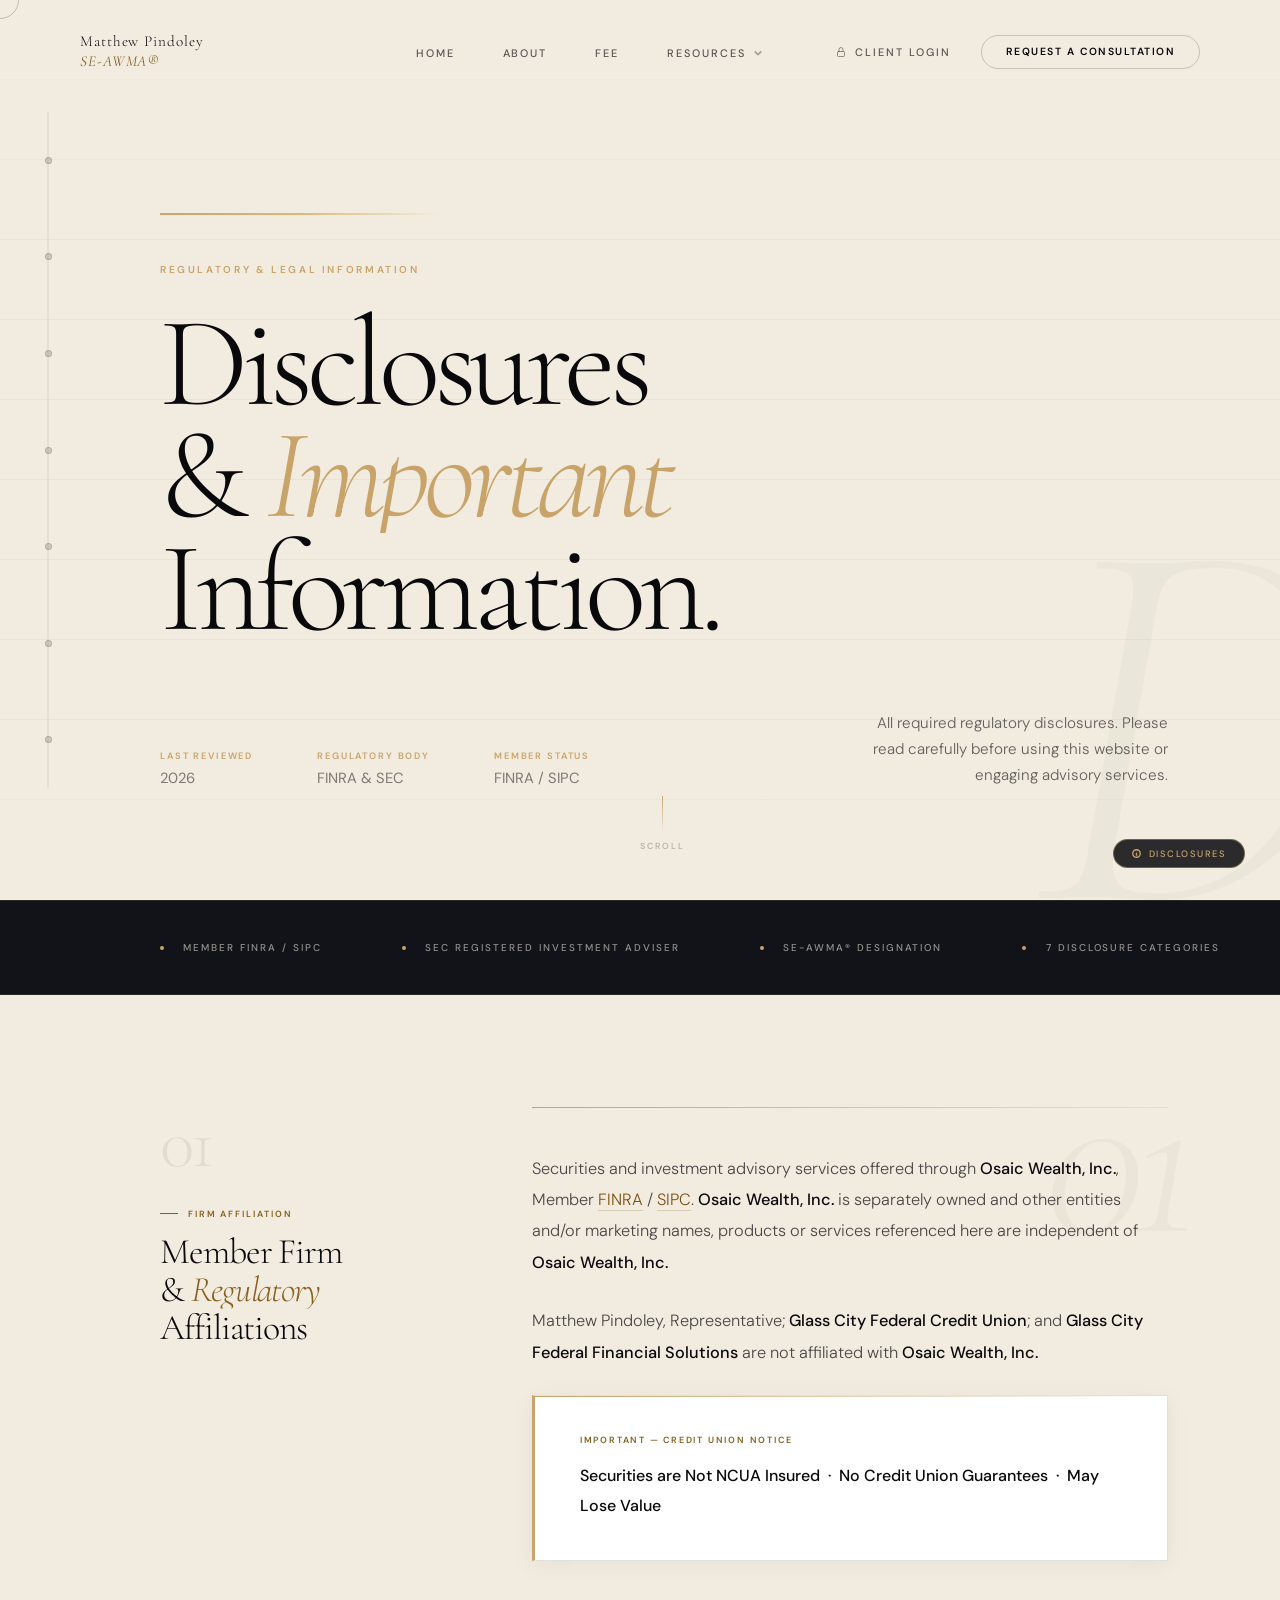
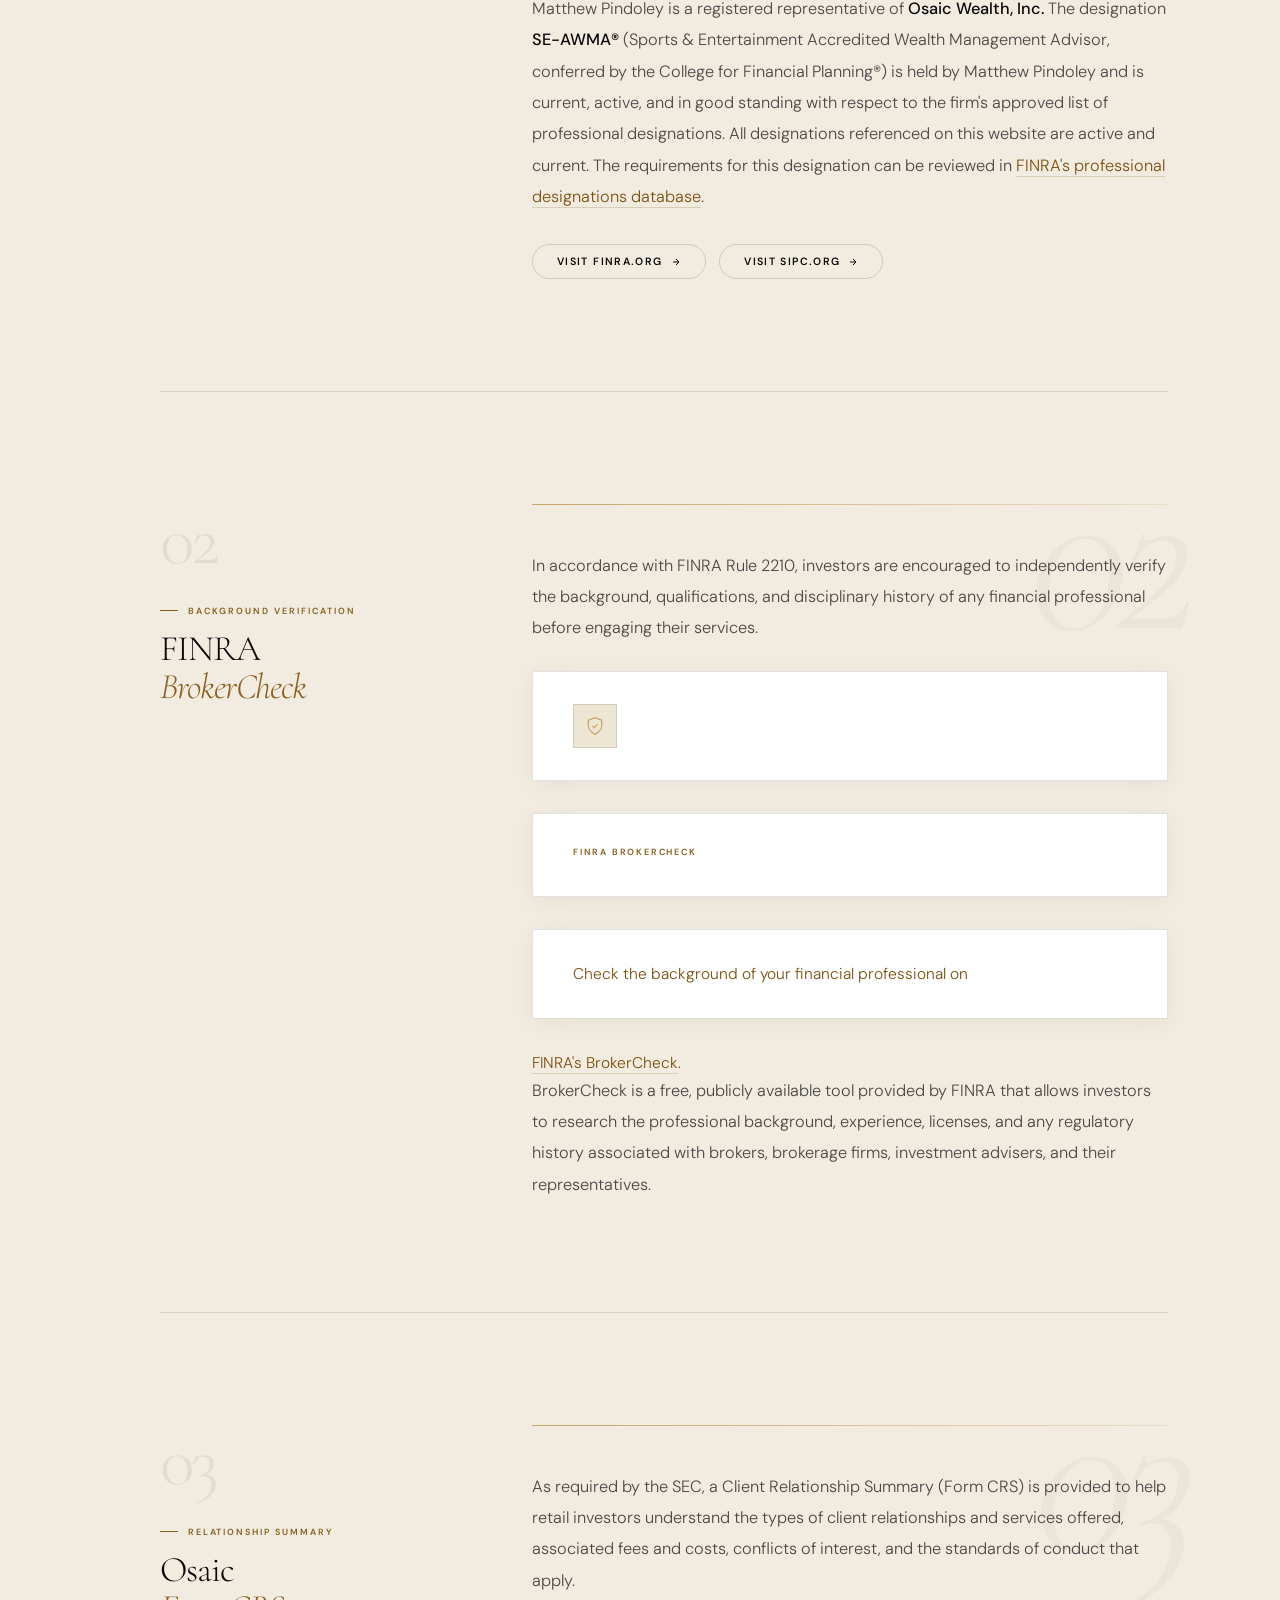
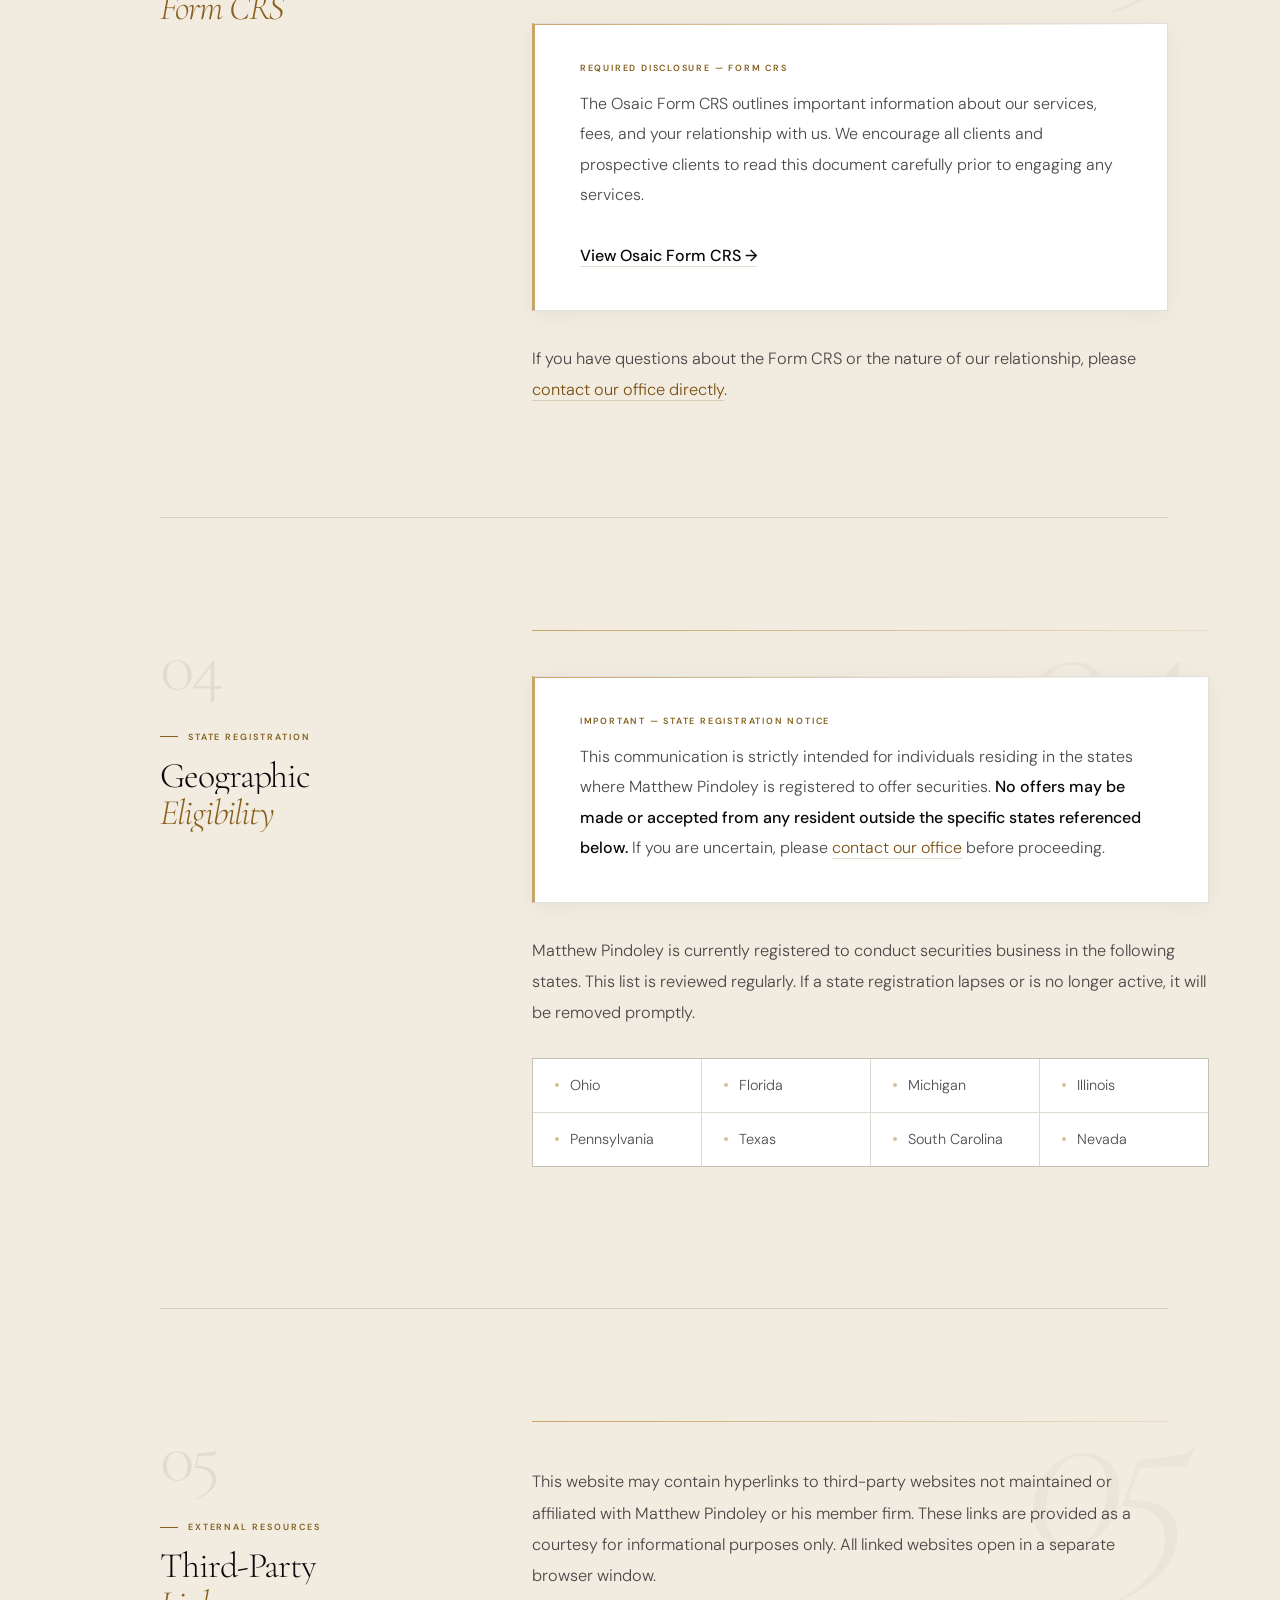
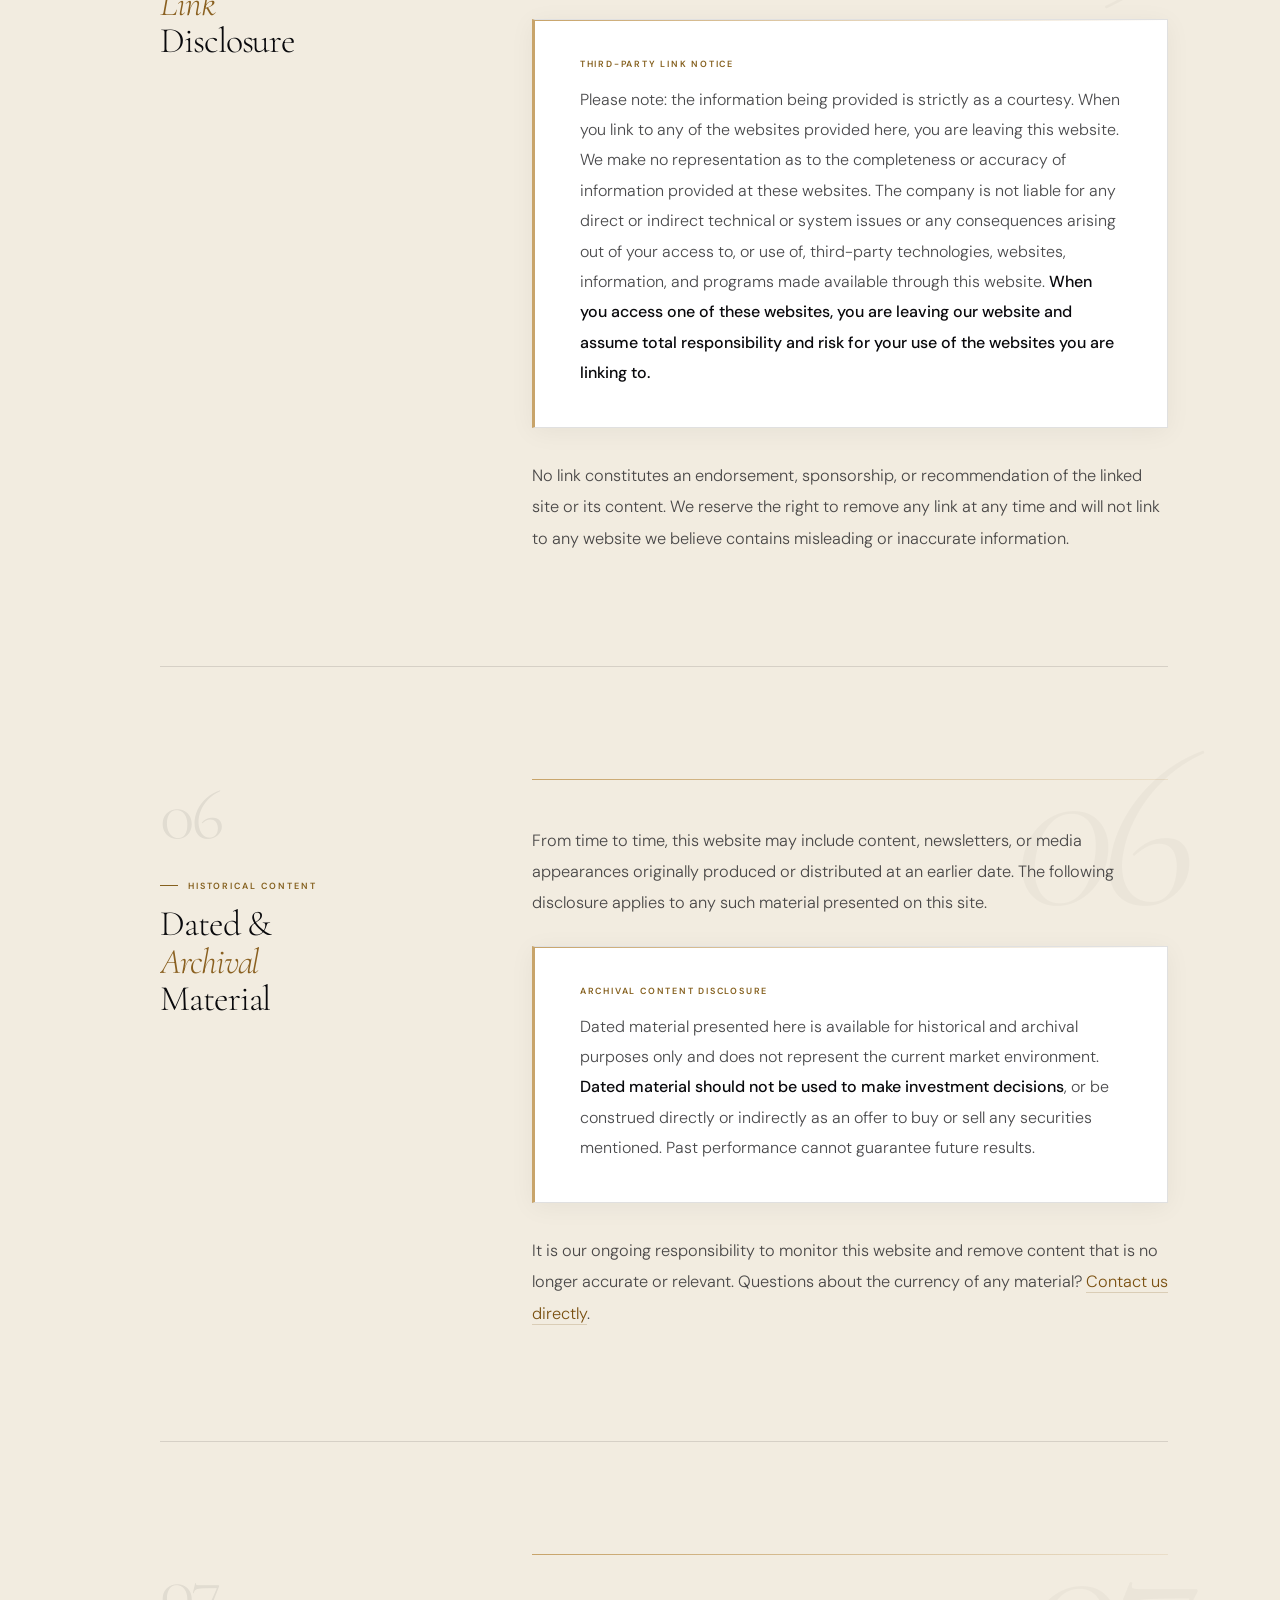
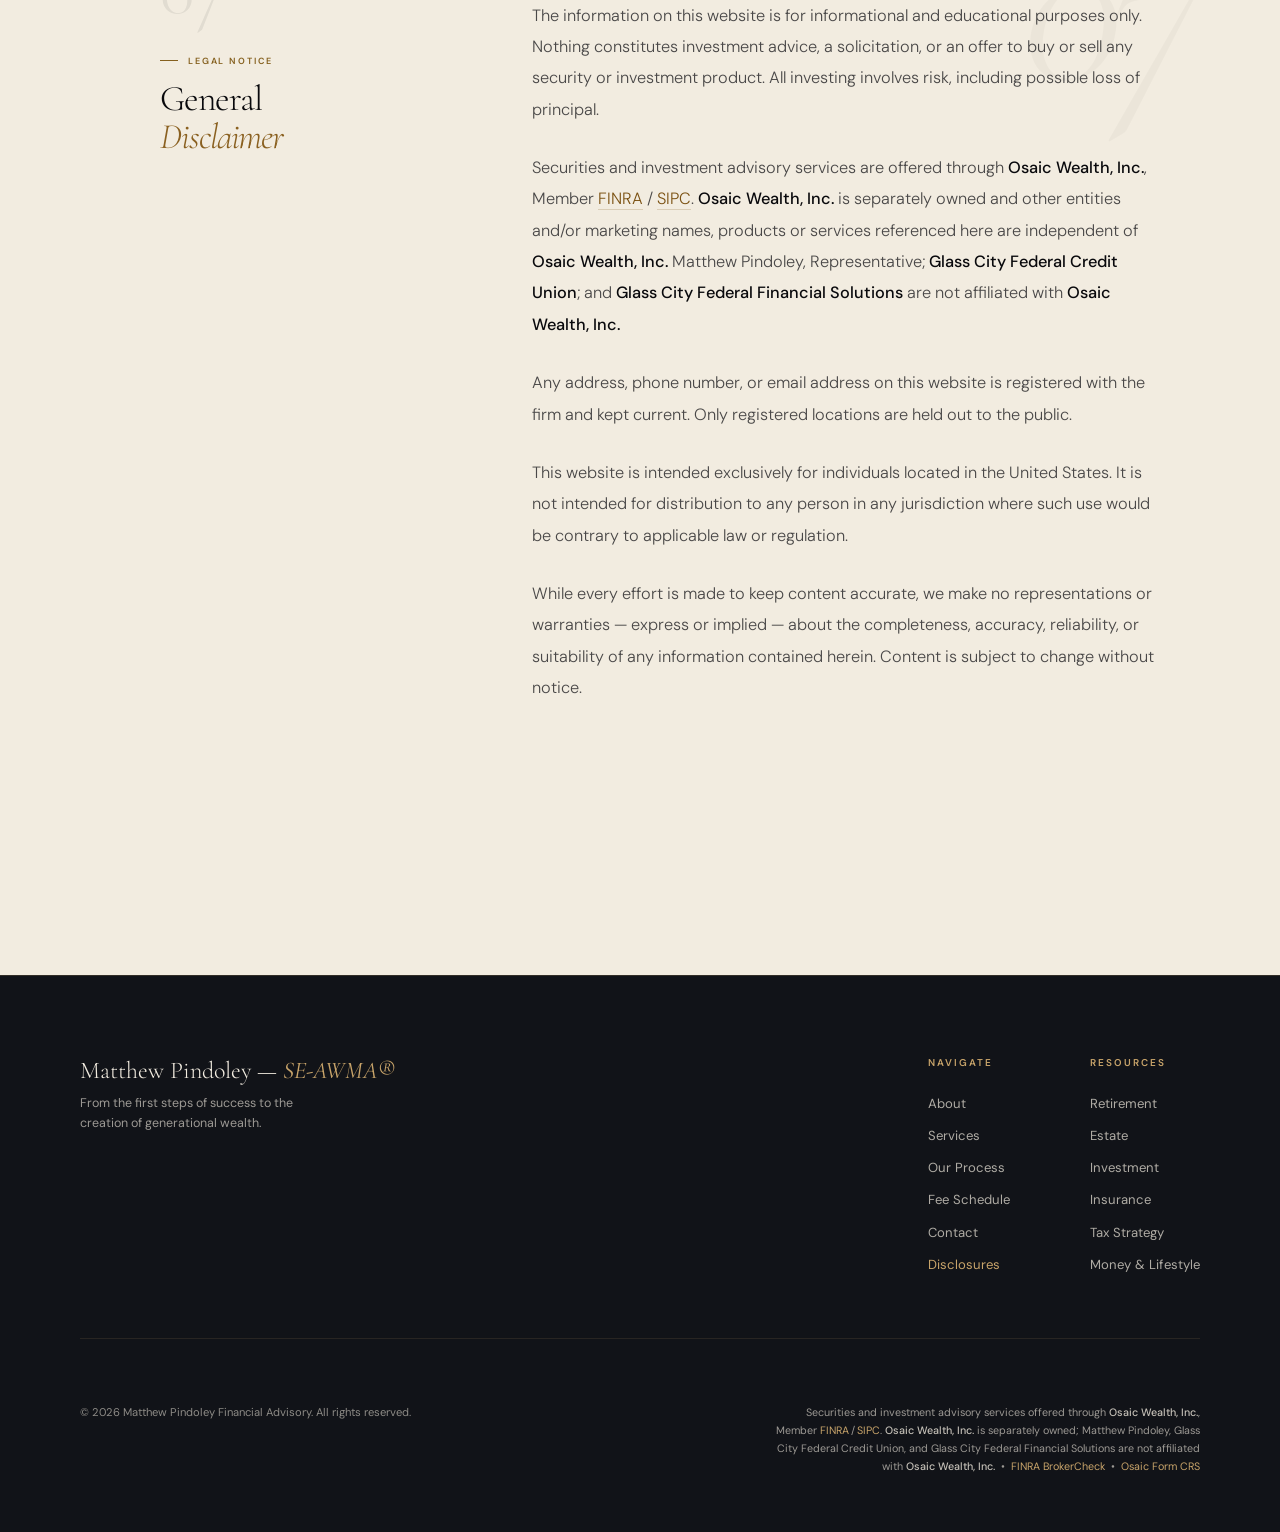
<file: disclosure.html>
<!DOCTYPE html>
<html lang="en">
<head>
<meta charset="UTF-8"/>
<meta name="viewport" content="width=device-width,initial-scale=1"/>
<title>Disclosures &amp; Regulatory Information — Matthew Pindoley, SE-AWMA®</title>
<meta name="description" content="Regulatory disclosures for Matthew Pindoley: Osaic Wealth affiliation, FINRA BrokerCheck, Form CRS, state registrations, and general disclaimers.">
<link rel="canonical" href="https://matthewpindoley.com/disclosure.html">
<link rel="icon" type="image/png" href="favicon.png">
<meta property="og:type" content="website">
<meta property="og:url" content="https://matthewpindoley.com/disclosure.html">
<meta property="og:site_name" content="Matthew Pindoley — SE-AWMA®">
<meta property="og:title" content="Disclosures &amp; Regulatory Information — Matthew Pindoley, SE-AWMA®">
<meta property="og:description" content="Regulatory disclosures for Matthew Pindoley: Osaic Wealth affiliation, FINRA BrokerCheck, Form CRS, state registrations, and general disclaimers.">
<meta property="og:image" content="https://res.cloudinary.com/dfabtxqiy/image/upload/q_auto:good,w_1200/v1772661877/headshot_ztmhku.jpg">
<meta name="twitter:card" content="summary_large_image">
<link rel="preconnect" href="https://fonts.googleapis.com">
<link rel="preconnect" href="https://fonts.gstatic.com" crossorigin>
<link href="https://fonts.googleapis.com/css2?family=Cormorant+Garamond:ital,wght@0,300;0,400;0,600;1,300;1,400&family=DM+Sans:opsz,wght@9..40,300;9..40,400;9..40,500;9..40,600&display=swap" rel="stylesheet">
<style>
:root{
  --ink:#09090c;--ink2:#111318;
  --paper:#f2ece0;--paper2:#ede6d3;
  --gold:#c8a46a;--gold2:#ddb878;
  --im:rgba(9,9,12,.50);--ib:rgba(9,9,12,.08);--ib2:rgba(9,9,12,.12);
  --ff:'Cormorant Garamond',Georgia,serif;
  --fb:'DM Sans',system-ui,sans-serif;
  --e1:cubic-bezier(.16,1,.3,1);--e2:cubic-bezier(.22,.9,.25,1);
  --border:rgba(200,164,106,.15);--border2:rgba(200,164,106,.28);
  --muted:rgba(242,236,224,.38);
}
*,*::before,*::after{box-sizing:border-box;margin:0;padding:0}
html{font-size:16px;overflow-x:hidden;scroll-behavior:smooth}
body{font-family:var(--fb);background:var(--paper);color:var(--ink);
  -webkit-font-smoothing:antialiased;overflow-x:hidden;cursor:none}
a{color:inherit;text-decoration:none}

/* ── GRAIN ── */
#grain{position:fixed;inset:0;z-index:9998;pointer-events:none;opacity:.022;
  background-image:url("data:image/svg+xml,%3Csvg viewBox='0 0 200 200' xmlns='https://www.w3.org/2000/svg'%3E%3Cfilter id='n'%3E%3CfeTurbulence type='fractalNoise' baseFrequency='0.85' numOctaves='4' stitchTiles='stitch'/%3E%3C/filter%3E%3Crect width='100%25' height='100%25' filter='url(%23n)'/%3E%3C/svg%3E");
  background-size:160px;animation:grn .08s steps(1) infinite}
@keyframes grn{0%{transform:translate(0,0)}20%{transform:translate(-4%,-3%)}40%{transform:translate(3%,5%)}60%{transform:translate(-2%,2%)}80%{transform:translate(5%,-4%)}100%{transform:translate(0,0)}}

/* ── CURSOR ── */
#cur{position:fixed;top:0;left:0;width:8px;height:8px;border-radius:50%;
  background:var(--ink);pointer-events:none;z-index:10000;
  transform:translate(-50%,-50%);transition:width .3s var(--e1),height .3s var(--e1)}
#cur-r{position:fixed;top:0;left:0;width:38px;height:38px;border-radius:50%;
  border:1px solid rgba(9,9,12,.22);pointer-events:none;z-index:9999;
  transform:translate(-50%,-50%);
  transition:width .35s var(--e1),height .35s var(--e1),border-color .3s}
body.hov #cur{width:48px;height:48px;opacity:.09}
body.hov #cur-r{width:66px;height:66px;border-color:var(--gold)}
body.pressing #cur{width:22px;height:22px}

/* ── NAV ── */

/* ── MOBILE DRAWER ── */

/* ══════════════════════════════════════
   WOW FACTOR: FIXED SCROLL SPINE
══════════════════════════════════════ */
#spine{
  position:fixed;left:2.8rem;top:50%;transform:translateY(-50%);
  z-index:700;display:flex;flex-direction:column;align-items:center;gap:0;
}
/* The track line */
#spine-track{
  position:absolute;left:50%;transform:translateX(-50%);
  width:1px;top:0;bottom:0;
  background:rgba(9,9,12,.1);
}
/* The fill line that grows with scroll */
#spine-fill{
  position:absolute;left:50%;transform:translateX(-50%);
  width:1px;top:0;height:0%;
  background:linear-gradient(to bottom,var(--gold),var(--gold2));
  transition:height .1s linear;
}
/* Each section dot */
.spine-dot{
  position:relative;z-index:2;
  width:7px;height:7px;border-radius:50%;
  background:rgba(9,9,12,.15);
  border:1px solid rgba(9,9,12,.15);
  margin:2.8rem 0;
  transition:background .4s,border-color .4s,transform .4s var(--e1);
  cursor:none;
}
.spine-dot.active{
  background:var(--gold);
  border-color:var(--gold);
  transform:scale(1.6);
}
.spine-dot::after{
  content:attr(data-label);
  position:absolute;left:1.4rem;top:50%;transform:translateY(-50%);
  font-size:.5rem;letter-spacing:.2em;text-transform:uppercase;
  font-weight:600;color:rgba(9,9,12,.3);white-space:nowrap;
  transition:color .35s,opacity .35s;opacity:0;
  pointer-events:none;
}
.spine-dot.active::after{color:var(--gold);opacity:1;}

/* ══════════════════════════════════════
   HERO — editorial typographic
══════════════════════════════════════ */
#hero{
  min-height:100svh;
  display:flex;flex-direction:column;justify-content:flex-end;
  padding:0 7rem 7rem 10rem;
  position:relative;overflow:hidden;
  background:var(--paper);
}
/* Large ruled lines background */
.hero-rules{
  position:absolute;inset:0;pointer-events:none;
  background-image:repeating-linear-gradient(
    transparent,transparent 79px,rgba(9,9,12,.04) 79px,rgba(9,9,12,.04) 80px
  );
  mask-image:linear-gradient(to bottom,transparent 0%,black 30%,black 80%,transparent 100%);
}
/* Oversized serif D watermark */
.hero-watermark{
  position:absolute;right:-3rem;bottom:-6rem;
  font-family:var(--ff);font-size:clamp(28rem,42vw,55rem);
  font-weight:300;color:rgba(9,9,12,.028);line-height:1;
  letter-spacing:-.06em;pointer-events:none;user-select:none;
  font-style:italic;
}
/* Gold accent bar — animates width */
.hero-accent{
  width:0;height:2px;
  background:linear-gradient(90deg,var(--gold),var(--gold2),transparent);
  margin-bottom:3rem;
  animation:barGrow 1.2s var(--e1) .3s forwards;
}
@keyframes barGrow{to{width:280px}}

.hero-eyebrow{
  font-size:.63rem;letter-spacing:.26em;text-transform:uppercase;
  color:var(--gold);font-weight:600;margin-bottom:2rem;
  overflow:hidden;
}
.hero-eyebrow span{
  display:inline-block;
  transform:translateY(100%);
  animation:lineUp .9s var(--e1) .5s forwards;
}
.hero-title{
  font-family:var(--ff);font-weight:300;
  font-size:clamp(5rem,10vw,12.5rem);
  line-height:.88;letter-spacing:-.05em;color:var(--ink);
  margin-bottom:4rem;
}
/* Each word clips up */
.hero-title .ln{overflow:hidden;display:block}
.hero-title .wd{
  display:inline-block;
  transform:translateY(110%);
  animation:lineUp 1s var(--e1) forwards;
}
.hero-title .wd:nth-child(1){animation-delay:.6s}
.hero-title em{font-style:italic;color:var(--gold)}

/* Hero bottom row */
.hero-bottom{
  display:flex;align-items:flex-end;justify-content:space-between;
  gap:3rem;flex-wrap:wrap;
  opacity:0;animation:fadeUp .9s var(--e1) 1.2s forwards;
}
.hero-meta{display:flex;gap:4rem;flex-wrap:wrap}
.hm-label{font-size:.58rem;letter-spacing:.2em;text-transform:uppercase;
  color:var(--gold);font-weight:600;margin-bottom:.4rem}
.hm-val{font-size:.92rem;color:var(--im);font-weight:400}
.hero-desc{font-size:.9rem;line-height:1.72;color:rgba(9,9,12,.38);
  font-weight:300;max-width:32ch;text-align:right}

/* Scroll cue */
.hero-scroll{
  position:absolute;bottom:3rem;left:50%;transform:translateX(-50%);
  display:flex;flex-direction:column;align-items:center;gap:.5rem;
  font-size:.55rem;letter-spacing:.22em;text-transform:uppercase;
  color:rgba(9,9,12,.28);font-weight:500;
  opacity:0;animation:fadeUp .8s ease 1.8s forwards;
}
.scroll-line{width:1px;height:36px;background:linear-gradient(to bottom,var(--gold),transparent);
  animation:scrollPulse 2.2s ease infinite}
@keyframes scrollPulse{0%,100%{opacity:.35}50%{opacity:1}}

@keyframes lineUp{to{transform:translateY(0)}}
@keyframes fadeUp{from{opacity:0;transform:translateY(14px)}to{opacity:1;transform:translateY(0)}}

/* ══════════════════════════════════════
   SECTION DIVIDER BAND
══════════════════════════════════════ */
.band{
  background:var(--ink2);
  padding:2.5rem 10rem;
  display:flex;align-items:center;gap:5rem;
  border-top:1px solid var(--border);
  border-bottom:1px solid var(--border);
  overflow:hidden;
}
.band-item{
  display:flex;align-items:center;gap:1.2rem;
  flex-shrink:0;
}
.band-dot{width:4px;height:4px;border-radius:50%;background:var(--gold);flex-shrink:0}
.band-text{font-size:.62rem;letter-spacing:.2em;text-transform:uppercase;
  color:rgba(242,236,224,.35);font-weight:500;white-space:nowrap}

/* ══════════════════════════════════════
   MAIN CONTENT — editorial two-column
══════════════════════════════════════ */
#content{padding:0 7rem 10rem 10rem}

/* ── Each Section ── */
.disc-section{
  position:relative;
  padding:7rem 0;
  border-bottom:1px solid var(--ib2);
}
.disc-section:last-child{border-bottom:none}

/* Floating oversized number — unique background element */
.sec-ghost{
  position:absolute;
  right:-1rem;top:3rem;
  font-family:var(--ff);
  font-size:clamp(12rem,18vw,22rem);
  font-weight:300;line-height:1;
  letter-spacing:-.06em;
  color:rgba(9,9,12,.028);
  pointer-events:none;user-select:none;
  font-style:italic;
  transition:color .6s;
}
.disc-section:hover .sec-ghost{color:rgba(200,164,106,.06)}

/* Section inner layout */
.disc-inner{
  display:grid;
  grid-template-columns:260px 1fr;
  gap:7rem;
  align-items:start;
}

/* Left: Label col */
.disc-left{}
.sec-num{
  font-family:var(--ff);font-size:4.5rem;font-weight:300;
  color:rgba(9,9,12,.07);line-height:1;letter-spacing:-.04em;
  margin-bottom:1.2rem;
}
.sec-tag{
  font-size:.56rem;letter-spacing:.22em;text-transform:uppercase;
  color:var(--gold);font-weight:600;margin-bottom:.85rem;
  display:inline-flex;align-items:center;gap:.6rem;
}
.sec-tag::before{content:'';width:18px;height:1px;background:var(--gold)}

/* WOW: Title with clip-path wipe reveal */
.sec-title{
  font-family:var(--ff);font-weight:300;
  font-size:clamp(1.9rem,2.8vw,3rem);
  line-height:1.05;letter-spacing:-.03em;color:var(--ink);
}
.sec-title em{font-style:italic;color:#8a6020}

/* The clip-path wipe — each title line reveals left→right */
.title-line{
  overflow:hidden;display:block;
}
.title-word{
  display:block;
  clip-path:inset(0 100% 0 0);
  transition:clip-path 1s var(--e1);
}
.title-word.revealed{clip-path:inset(0 0% 0 0)}
.title-line:nth-child(2) .title-word{transition-delay:.08s}
.title-line:nth-child(3) .title-word{transition-delay:.16s}

/* Right: Body col */
.disc-right{}

/* Animated rule that draws on section entry */
.sec-rule{
  width:0;height:1px;
  background:linear-gradient(90deg,var(--gold),rgba(200,164,106,.2));
  margin-bottom:2.8rem;
  transition:width 1.1s var(--e1);
}
.sec-rule.drawn{width:100%}

/* Body text */
.disc-p{
  font-size:1.02rem;line-height:1.92;
  color:var(--im);font-weight:300;
  margin-bottom:1.7rem;max-width:64ch;
}
.disc-p:last-child{margin-bottom:0}
.disc-p strong{color:var(--ink);font-weight:500}
.disc-p a{color:#7a5010;border-bottom:1px solid rgba(122,80,16,.2);
  transition:border-color .2s,color .2s}
.disc-p a:hover{color:var(--gold);border-bottom-color:var(--gold)}

/* Callout */
.callout{
  border:1px solid var(--ib2);
  border-left:3px solid var(--gold);
  padding:2.4rem 2.8rem;
  margin-bottom:2rem;
  background:white;
  position:relative;max-width:64ch;
  box-shadow:0 4px 24px rgba(9,9,12,.05);
}
.callout::before{content:'';position:absolute;top:0;left:0;right:0;height:1px;
  background:linear-gradient(90deg,var(--gold),transparent)}
.callout-label{font-size:.56rem;letter-spacing:.2em;text-transform:uppercase;
  color:var(--gold);font-weight:600;margin-bottom:.9rem}
.callout-text{font-size:1rem;line-height:1.9;color:var(--im);font-weight:300}
.callout-text strong{color:var(--ink);font-weight:500}
.callout-text a{color:#7a5010;border-bottom:1px solid rgba(122,80,16,.2);transition:border-color .2s,color .2s}
.callout-text a:hover{color:var(--gold);border-bottom-color:var(--gold)}

/* Reg link pills */
.reg-links{display:flex;flex-wrap:wrap;gap:.85rem;margin-top:2rem}
.reg-link{
  display:inline-flex;align-items:center;gap:.5rem;
  padding:.62rem 1.5rem;border:1px solid rgba(9,9,12,.15);border-radius:9999px;
  font-size:.66rem;letter-spacing:.13em;text-transform:uppercase;
  font-weight:600;color:var(--ink);
  transition:background .28s,color .28s,border-color .28s;
}
.reg-link:hover{background:var(--ink);color:var(--paper);border-color:var(--ink)}
.reg-link svg{width:10px;height:10px}

/* BrokerCheck badge */
.bc-badge{
  display:flex;align-items:center;gap:1.3rem;
  border:1px solid var(--ib2);padding:2rem 2.5rem;
  margin-bottom:2rem;background:white;
  max-width:64ch;
  box-shadow:0 4px 24px rgba(9,9,12,.05);
  transition:border-color .3s,box-shadow .3s;
}
.bc-badge:hover{border-color:var(--gold);box-shadow:0 8px 40px rgba(200,164,106,.12)}
.bc-icon{width:44px;height:44px;border:1px solid var(--ib2);
  display:flex;align-items:center;justify-content:center;flex-shrink:0;
  background:var(--paper2)}
.bc-icon svg{width:20px;height:20px;color:var(--gold)}
.bc-label{font-size:.56rem;letter-spacing:.2em;text-transform:uppercase;
  color:var(--gold);font-weight:600;margin-bottom:.35rem}
.bc-desc{font-size:.97rem;color:var(--im);font-weight:300;line-height:1.55}
.bc-desc a{color:#7a5010;border-bottom:1px solid rgba(122,80,16,.2);transition:color .2s,border-color .2s}
.bc-desc a:hover{color:var(--gold);border-bottom-color:var(--gold)}

/* States grid */
.states-grid{
  display:grid;grid-template-columns:repeat(auto-fill,minmax(168px,1fr));
  gap:1px;background:var(--ib);border:1px solid var(--ib2);
  overflow:hidden;margin:1.8rem 0;max-width:64ch;
}
.state-item{background:white;padding:1.1rem 1.4rem;
  font-size:.9rem;color:var(--im);font-weight:300;
  display:flex;align-items:center;gap:.65rem;
  transition:background .22s,color .22s}
.state-item:hover{background:var(--paper2);color:var(--ink)}
.state-dot{width:4px;height:4px;border-radius:50%;background:var(--gold);opacity:.7;flex-shrink:0}

/* Note placeholder */
.note-box{
  background:rgba(200,164,106,.07);border:1px solid rgba(200,164,106,.22);
  padding:1.5rem 2rem;margin-top:1.5rem;max-width:64ch;
}
.note-box p{font-size:.9rem;line-height:1.78;color:rgba(9,9,12,.5);font-weight:300}
.note-box strong{color:var(--ink);font-weight:500}

/* Generic reveal (fallback for non-title elements) */
.rv{opacity:0;transform:translateY(20px);
  transition:opacity .9s var(--e1),transform .9s var(--e1)}
.rv.vis{opacity:1;transform:none}
.d1{transition-delay:.1s}.d2{transition-delay:.2s}.d3{transition-delay:.3s}

/* ── RESPONSIVE ── */
@media(max-width:1100px){
    #spine{display:none}
  #hero{padding:14rem 2.5rem 6rem 2.5rem}
  .band{padding:2.5rem}
  #content{padding:0 2.5rem 8rem 2.5rem}
  .disc-inner{grid-template-columns:1fr;gap:2.5rem;padding:4.5rem 0}
  .sec-ghost{display:none}
}
@media(max-width:768px){
      #hero{padding:12rem 1.6rem 5rem}
  #content{padding:0 1.6rem 6rem}
  .band{padding:2rem 1.6rem;gap:2.5rem;flex-wrap:wrap}
}
@media(hover:none){#cur,#cur-r{display:none}body{cursor:auto}a,button{cursor:pointer}}

/* ── FOOTER ── */
footer{
  background:#111318;
  border-top:1px solid rgba(200,164,106,.18);
  padding:5rem 5rem 3.5rem;
}
.ft-top{
  display:flex;justify-content:space-between;align-items:flex-start;
  gap:3rem;margin-bottom:4rem;padding-bottom:4rem;
  border-bottom:1px solid rgba(200,164,106,.12);
}
.ft-logo{
  font-family:'Cormorant Garamond',Georgia,serif;
  font-size:1.5rem;font-weight:300;color:#f2ece0;
}
.ft-logo b{color:#c8a46a;font-weight:400;font-style:italic}
.ft-tg{
  font-size:.78rem;color:rgba(242,236,224,.45);
  margin-top:.55rem;max-width:28ch;line-height:1.6;
}
.ft-lks{display:flex;gap:5rem;flex-wrap:wrap}
.ft-col h4{
  font-size:.62rem;letter-spacing:.2em;text-transform:uppercase;
  color:#c8a46a;font-weight:600;margin-bottom:1.4rem;
}
.ft-col ul{list-style:none;display:flex;flex-direction:column;gap:.7rem}
.ft-col ul a{font-size:.82rem;color:rgba(242,236,224,.48);transition:color .2s}
.ft-col ul a:hover{color:#f2ece0}
.ft-col ul a[aria-current]{color:#c8a46a}
.ft-bot{
  display:flex;justify-content:space-between;
  align-items:flex-start;gap:1.5rem;flex-wrap:wrap;
}
.ft-cp{font-size:.7rem;color:rgba(242,236,224,.32);white-space:nowrap;padding-top:.15rem}
.ft-di{
  font-size:.67rem;color:rgba(242,236,224,.38);
  max-width:62ch;text-align:right;line-height:1.7;
}
.ft-di strong{color:rgba(242,236,224,.58);font-weight:500}
.ft-di a{color:rgba(200,164,106,.65);transition:color .2s;text-decoration:none}
.ft-di a:hover{color:#c8a46a}
/* ── FOOTER RESPONSIVE ── */
@media(max-width:1100px){
  footer{padding:4rem 2.5rem 3rem}
}
@media(max-width:768px){
  footer{padding:3.5rem 1.6rem 2.8rem}
  .ft-top{flex-direction:column;gap:2.5rem;margin-bottom:3rem;padding-bottom:3rem}
  .ft-lks{gap:2.5rem}
  .ft-bot{flex-direction:column;align-items:flex-start;gap:1rem}
  .ft-di{text-align:left;max-width:100%}
}
@media(max-width:480px){
  .ft-lks{flex-direction:column;gap:2rem}
  .ft-logo{font-size:1.25rem}
  .ft-di{font-size:.64rem}
}

/* ── FIXED DISCLOSURE PILL ── */
#disc-pill{
  position:fixed;bottom:2rem;right:2.2rem;z-index:900;
  display:inline-flex;align-items:center;gap:.5rem;
  padding:.46rem 1.1rem;
  border-radius:9999px;
  background:rgba(9,9,12,.72);
  backdrop-filter:blur(14px);-webkit-backdrop-filter:blur(14px);
  border:1px solid rgba(200,164,106,.18);
  font-family:'DM Sans',system-ui,sans-serif;
  font-size:.58rem;letter-spacing:.16em;text-transform:uppercase;font-weight:500;
  color:rgba(242,236,224,.38);
  text-decoration:none;
  transition:color .28s,border-color .28s,background .28s;
  cursor:none;
}
#disc-pill:hover{
  color:rgba(242,236,224,.82);
  border-color:rgba(200,164,106,.45);
  background:rgba(9,9,12,.88);
}
#disc-pill.active{
  color:#c8a46a;
  border-color:rgba(200,164,106,.45);
  background:rgba(9,9,12,.85);
}
#disc-pill svg{flex-shrink:0;opacity:.55;transition:opacity .28s}
#disc-pill:hover svg,#disc-pill.active svg{opacity:1}
@media(max-width:480px){
  #disc-pill{bottom:1.4rem;right:1.2rem;font-size:.54rem;padding:.4rem .9rem}
}
@media(hover:none){#disc-pill{cursor:pointer}}

/* ── READABILITY ─────────────────────────────────────────────
   Body copy: larger, steadier weight on small text, and contrast
   near 7:1 (was ~3:1). Headlines and ornaments are unchanged. ── */
.hero-desc{font-size:.95rem;color:rgba(9,9,12,.62)}
.disc-p{color:rgba(9,9,12,.72)}
.callout-text{color:rgba(9,9,12,.74)}
.bc-desc{color:rgba(9,9,12,.72)}
/* small gold labels on cream/white were ~2:1; a deeper bronze keeps the tone at ~5:1 */
.sec-tag,.callout-label,.bc-label{color:#85601e}
.sec-tag::before{background:#85601e}
.band-text{color:rgba(242,236,224,.58)}
.state-item{color:rgba(9,9,12,.72)}
/* ── NAV THEME — colours for the shared navigation (assets/nav.css) ── */
:root{
  --nav-stuck-bg:rgba(242,236,224,.92);--nav-stuck-border:var(--ib);
  --nav-logo:var(--ink);--nav-mark:#85601e;
  --nav-link:rgba(9,9,12,.66);--nav-link-hover:var(--ink);
  --nav-line:var(--gold);--nav-current:#85601e;
  --nav-btn-border:rgba(9,9,12,.18);--nav-btn-text:var(--ink);--nav-btn-fill:var(--ink);--nav-btn-fill-text:var(--paper);
  --nav-panel-bg:var(--paper);--nav-panel-border:rgba(9,9,12,.1);--nav-panel-text:rgba(9,9,12,.68);
  --nav-panel-hover:var(--ink);--nav-panel-hover-bg:rgba(9,9,12,.04);--nav-panel-divider:rgba(9,9,12,.08);
  --nav-hbg-line:var(--ink);
  --mob-bg:var(--ink2);--mob-text:var(--paper);--mob-accent:var(--gold);
  --mob-muted:rgba(242,236,224,.66);--mob-border:var(--border2);--mob-border2:rgba(200,164,106,.5);
}
</style>
  <!-- sitewide experience refinements -->
  <link rel="stylesheet" href="assets/enhance.css"/>
  <link rel="stylesheet" href="assets/nav.css"/>
</head>
<body>

<div id="grain" aria-hidden="true"></div>
<div id="cur"  aria-hidden="true"></div>
<div id="cur-r" aria-hidden="true"></div>

<!-- ══ SCROLL SPINE ══ -->
<div id="spine" aria-hidden="true">
  <div id="spine-track"></div>
  <div id="spine-fill"></div>
  <div class="spine-dot" data-target="sec-firm"        data-label="01 Firm"></div>
  <div class="spine-dot" data-target="sec-brokercheck" data-label="02 BrokerCheck"></div>
  <div class="spine-dot" data-target="sec-formcrs"     data-label="03 Form CRS"></div>
  <div class="spine-dot" data-target="sec-bluesky"     data-label="04 States"></div>
  <div class="spine-dot" data-target="sec-thirdparty"  data-label="05 Links"></div>
  <div class="spine-dot" data-target="sec-dated"       data-label="06 Dated"></div>
  <div class="spine-dot" data-target="sec-general"     data-label="07 General"></div>
</div>

<!-- ══ NAV ══ -->
<nav id="nav" aria-label="Main">
  <a href="index.html" class="nav-logo">Matthew Pindoley<br><b>SE-AWMA®</b></a>
  <ul class="nav-links">
    <li><a href="index.html">Home</a></li>
    <li><a href="index.html#about">About</a></li>
    <li><a href="fee.html">Fee</a></li>
    <li class="nav-drop">
      <button type="button" class="nav-drop-trigger" aria-expanded="false" aria-controls="nav-resources">
        Resources
        <svg viewBox="0 0 12 12" fill="none" stroke="currentColor" stroke-width="2" width="10" height="10" aria-hidden="true"><path d="M2 4l4 4 4-4"/></svg>
      </button>
      <div class="nav-drop-panel" id="nav-resources">
        <a href="resource-retirement.html" class="nav-drop-item"><svg viewBox="0 0 24 24" fill="none" stroke="currentColor" stroke-width="1.5" aria-hidden="true"><path d="M3 3v18h18M8 17V9m4 8V5m4 12v-4"/></svg>Retirement</a>
        <a href="resource-investment.html" class="nav-drop-item"><svg viewBox="0 0 24 24" fill="none" stroke="currentColor" stroke-width="1.5" aria-hidden="true"><polyline points="22 12 18 12 15 21 9 3 6 12 2 12"/></svg>Investment</a>
        <a href="resource-estate.html" class="nav-drop-item"><svg viewBox="0 0 24 24" fill="none" stroke="currentColor" stroke-width="1.5" aria-hidden="true"><path d="M3 9l9-7 9 7v11a2 2 0 0 1-2 2H5a2 2 0 0 1-2-2z"/><polyline points="9 22 9 12 15 12 15 22"/></svg>Estate Planning</a>
        <a href="resource-tax.html" class="nav-drop-item"><svg viewBox="0 0 24 24" fill="none" stroke="currentColor" stroke-width="1.5" aria-hidden="true"><path d="M9 7H6a2 2 0 0 0-2 2v9a2 2 0 0 0 2 2h9a2 2 0 0 0 2-2v-3M18 2l4 4-10 10H8v-4L18 2z"/></svg>Tax Strategy</a>
        <a href="resource-insurance.html" class="nav-drop-item"><svg viewBox="0 0 24 24" fill="none" stroke="currentColor" stroke-width="1.5" aria-hidden="true"><path d="M12 22s8-4 8-10V5l-8-3-8 3v7c0 6 8 10 8 10z"/></svg>Insurance</a>
        <div class="nav-drop-divider" aria-hidden="true"></div>
        <a href="resource-money.html" class="nav-drop-item"><svg viewBox="0 0 24 24" fill="none" stroke="currentColor" stroke-width="1.5" aria-hidden="true"><circle cx="12" cy="12" r="10"/><path d="M12 6v6l4 2"/></svg>Money &amp; Lifestyle</a>
      </div>
    </li>
  </ul>
  <div class="nav-right">
    <a href="https://app.osaic.com/equipt/" class="nav-login" target="_blank" rel="noopener noreferrer"><svg viewBox="0 0 24 24" fill="none" stroke="currentColor" stroke-width="1.6" stroke-linecap="round" aria-hidden="true"><rect x="5" y="11" width="14" height="10" rx="2"/><path d="M8 11V7a4 4 0 0 1 8 0v4"/></svg>Client Login<span class="sr-only"> (opens Osaic’s secure site in a new tab)</span></a>
    <a href="contact.html" class="nav-btn"><span>Request a Consultation</span></a>
  </div>
  <button type="button" class="hbg" id="hbg" aria-label="Open menu" aria-controls="mob" aria-expanded="false"><i></i><i></i><i></i></button>
</nav>

<!-- MOBILE DRAWER -->
<nav id="mob" aria-label="Menu">
  <button type="button" id="mob-x" aria-label="Close menu">✕</button>
  <a href="index.html" class="mob-a">Home</a>
  <a href="index.html#about" class="mob-a">About</a>
  <a href="fee.html" class="mob-a">Fee</a>
  <div class="mob-resources">
    <div class="mob-res-label">Resources</div>
    <div class="mob-res-links">
      <a href="resource-retirement.html" class="mob-res-link">Retirement</a>
      <a href="resource-investment.html" class="mob-res-link">Investment</a>
      <a href="resource-estate.html" class="mob-res-link">Estate</a>
      <a href="resource-tax.html" class="mob-res-link">Tax</a>
      <a href="resource-insurance.html" class="mob-res-link">Insurance</a>
      <a href="resource-money.html" class="mob-res-link">Money &amp; Lifestyle</a>
    </div>
  </div>
  <a href="contact.html" class="mob-a">Contact</a>
  <a href="https://app.osaic.com/equipt/" class="mob-login" target="_blank" rel="noopener noreferrer"><svg viewBox="0 0 24 24" fill="none" stroke="currentColor" stroke-width="1.6" stroke-linecap="round" aria-hidden="true"><rect x="5" y="11" width="14" height="10" rx="2"/><path d="M8 11V7a4 4 0 0 1 8 0v4"/></svg>Client Login<span class="sr-only"> (opens Osaic’s secure site in a new tab)</span></a>
</nav>

<!-- ══ HERO ══ -->
<header id="hero">
  <div class="hero-rules" aria-hidden="true"></div>
  <div class="hero-watermark" aria-hidden="true">D</div>
  <div class="hero-content">
    <div class="hero-accent" aria-hidden="true"></div>
    <div class="hero-eyebrow"><span>Regulatory &amp; Legal Information</span></div>
    <h1 class="hero-title">
      <span class="ln"><span class="wd">Disclosures</span></span>
      <span class="ln"><span class="wd">&amp; <em>Important</em></span></span>
      <span class="ln"><span class="wd">Information.</span></span>
    </h1>
    <div class="hero-bottom">
      <div class="hero-meta">
        <div>
          <div class="hm-label">Last Reviewed</div>
          <div class="hm-val">2026</div>
        </div>
        <div>
          <div class="hm-label">Regulatory Body</div>
          <div class="hm-val">FINRA &amp; SEC</div>
        </div>
        <div>
          <div class="hm-label">Member Status</div>
          <div class="hm-val">FINRA / SIPC</div>
        </div>
      </div>
      <p class="hero-desc">All required regulatory disclosures. Please read carefully before using this website or engaging advisory services.</p>
    </div>
  </div>
  <div class="hero-scroll" aria-hidden="true">
    <div class="scroll-line"></div>
    <span>Scroll</span>
  </div>
</header>

<!-- ══ INFO BAND ══ -->
<div class="band" aria-hidden="true">
  <div class="band-item"><div class="band-dot"></div><span class="band-text">Member FINRA / SIPC</span></div>
  <div class="band-item"><div class="band-dot"></div><span class="band-text">SEC Registered Investment Adviser</span></div>
  <div class="band-item"><div class="band-dot"></div><span class="band-text">SE-AWMA® Designation</span></div>
  <div class="band-item"><div class="band-dot"></div><span class="band-text">7 Disclosure Categories</span></div>
  <div class="band-item"><div class="band-dot"></div><span class="band-text">Member FINRA / SIPC</span></div>
  <div class="band-item"><div class="band-dot"></div><span class="band-text">SEC Registered Investment Adviser</span></div>
  <div class="band-item"><div class="band-dot"></div><span class="band-text">SE-AWMA® Designation</span></div>
  <div class="band-item"><div class="band-dot"></div><span class="band-text">7 Disclosure Categories</span></div>
</div>

<!-- ══ CONTENT ══ -->
<main id="content">

  <!-- 01 FIRM AFFILIATION -->
  <section id="sec-firm" class="disc-section">
    <div class="sec-ghost" aria-hidden="true">01</div>
    <div class="disc-inner">
      <div class="disc-left">
        <div class="sec-num">01</div>
        <div class="sec-tag">Firm Affiliation</div>
        <h2 class="sec-title">
          <span class="title-line"><span class="title-word">Member Firm</span></span>
          <span class="title-line"><span class="title-word">&amp; <em>Regulatory</em></span></span>
          <span class="title-line"><span class="title-word">Affiliations</span></span>
        </h2>
      </div>
      <div class="disc-right">
        <div class="sec-rule"></div>
        <p class="disc-p rv">
          Securities and investment advisory services offered through <strong>Osaic Wealth, Inc.</strong>,
          Member <a href="https://www.finra.org" target="_blank" rel="noopener noreferrer">FINRA</a> /
          <a href="https://www.sipc.org" target="_blank" rel="noopener noreferrer">SIPC</a>.
          <strong>Osaic Wealth, Inc.</strong> is separately owned and other entities and/or marketing names,
          products or services referenced here are independent of <strong>Osaic Wealth, Inc.</strong>
        </p>
        <p class="disc-p rv d1">
          Matthew Pindoley, Representative; <strong>Glass City Federal Credit Union</strong>; and
          <strong>Glass City Federal Financial Solutions</strong> are not affiliated with
          <strong>Osaic Wealth, Inc.</strong>
        </p>
        <div class="callout rv d1" style="margin-top:0">
          <div class="callout-label">Important — Credit Union Notice</div>
          <div class="callout-text">
            <strong>Securities are Not NCUA Insured &nbsp;·&nbsp; No Credit Union Guarantees &nbsp;·&nbsp; May Lose Value</strong>
          </div>
        </div>
        <p class="disc-p rv d2">
          Matthew Pindoley is a registered representative of <strong>Osaic Wealth, Inc.</strong>
          The designation <strong>SE-AWMA®</strong> (Sports &amp; Entertainment Accredited Wealth Management Advisor, conferred by the College for Financial Planning®)
          is held by Matthew Pindoley and is current, active, and in good standing with respect to the
          firm's approved list of professional designations. All designations referenced on this website
          are active and current. The requirements for this designation can be reviewed in
          <a href="https://www.finra.org/investors/professional-designations/se-awma" target="_blank" rel="noopener noreferrer">FINRA's professional designations database</a>.
        </p>
        <div class="reg-links rv d3">
          <a href="https://www.finra.org" target="_blank" rel="noopener noreferrer" class="reg-link">
            Visit FINRA.org
            <svg viewBox="0 0 20 20" fill="none" stroke="currentColor" stroke-width="2"><path d="M4 10h12M10 4l6 6-6 6"/></svg>
          </a>
          <a href="https://www.sipc.org" target="_blank" rel="noopener noreferrer" class="reg-link">
            Visit SIPC.org
            <svg viewBox="0 0 20 20" fill="none" stroke="currentColor" stroke-width="2"><path d="M4 10h12M10 4l6 6-6 6"/></svg>
          </a>
        </div>
      </div>
    </div>
  </section>

  <!-- 02 BROKERCHECK -->
  <section id="sec-brokercheck" class="disc-section">
    <div class="sec-ghost" aria-hidden="true">02</div>
    <div class="disc-inner">
      <div class="disc-left">
        <div class="sec-num">02</div>
        <div class="sec-tag">Background Verification</div>
        <h2 class="sec-title">
          <span class="title-line"><span class="title-word">FINRA</span></span>
          <span class="title-line"><span class="title-word"><em>BrokerCheck</em></span></span>
        </h2>
      </div>
      <div class="disc-right">
        <div class="sec-rule"></div>
        <p class="disc-p rv">
          In accordance with FINRA Rule 2210, investors are encouraged to independently verify
          the background, qualifications, and disciplinary history of any financial professional
          before engaging their services.
        </p>
        <a href="https://brokercheck.finra.org" target="_blank" rel="noopener noreferrer" class="bc-badge rv d1">
          <div class="bc-icon">
            <svg viewBox="0 0 24 24" fill="none" stroke="currentColor" stroke-width="1.5">
              <path d="M12 22s8-4 8-10V5l-8-3-8 3v7c0 6 8 10 8 10z"/>
              <path d="M9 12l2 2 4-4"/>
            </svg>
          </div>
          <div>
            <div class="bc-label">FINRA BrokerCheck</div>
            <div class="bc-desc">Check the background of your financial professional on
              <a href="https://brokercheck.finra.org" target="_blank" rel="noopener noreferrer">FINRA's BrokerCheck</a>.
            </div>
          </div>
        </a>
        <p class="disc-p rv d2">
          BrokerCheck is a free, publicly available tool provided by FINRA that allows investors to
          research the professional background, experience, licenses, and any regulatory history
          associated with brokers, brokerage firms, investment advisers, and their representatives.
        </p>
      </div>
    </div>
  </section>

  <!-- 03 FORM CRS -->
  <section id="sec-formcrs" class="disc-section">
    <div class="sec-ghost" aria-hidden="true">03</div>
    <div class="disc-inner">
      <div class="disc-left">
        <div class="sec-num">03</div>
        <div class="sec-tag">Relationship Summary</div>
        <h2 class="sec-title">
          <span class="title-line"><span class="title-word">Osaic</span></span>
          <span class="title-line"><span class="title-word"><em>Form CRS</em></span></span>
        </h2>
      </div>
      <div class="disc-right">
        <div class="sec-rule"></div>
        <p class="disc-p rv">
          As required by the SEC, a Client Relationship Summary (Form CRS) is provided to help retail
          investors understand the types of client relationships and services offered, associated fees
          and costs, conflicts of interest, and the standards of conduct that apply.
        </p>
        <div class="callout rv d1">
          <div class="callout-label">Required Disclosure — Form CRS</div>
          <div class="callout-text">
            The Osaic Form CRS outlines important information about our services, fees, and your
            relationship with us. We encourage all clients and prospective clients to read this
            document carefully prior to engaging any services.<br><br>
            <a href="https://osaic.com/disclosures" target="_blank" rel="noopener noreferrer">
              <strong>View Osaic Form CRS →</strong>
            </a>
          </div>
        </div>
        <p class="disc-p rv d2">
          If you have questions about the Form CRS or the nature of our relationship,
          please <a href="contact.html">contact our office directly</a>.
        </p>
      </div>
    </div>
  </section>

  <!-- 04 BLUE SKY -->
  <section id="sec-bluesky" class="disc-section">
    <div class="sec-ghost" aria-hidden="true">04</div>
    <div class="disc-inner">
      <div class="disc-left">
        <div class="sec-num">04</div>
        <div class="sec-tag">State Registration</div>
        <h2 class="sec-title">
          <span class="title-line"><span class="title-word">Geographic</span></span>
          <span class="title-line"><span class="title-word"><em>Eligibility</em></span></span>
        </h2>
      </div>
      <div class="disc-right">
        <div class="sec-rule"></div>
        <div class="callout rv">
          <div class="callout-label">Important — State Registration Notice</div>
          <div class="callout-text">
            This communication is strictly intended for individuals residing in the states where Matthew
            Pindoley is registered to offer securities. <strong>No offers may be made or accepted from
            any resident outside the specific states referenced below.</strong> If you are uncertain,
            please <a href="contact.html">contact our office</a> before proceeding.
          </div>
        </div>
        <p class="disc-p rv d1">
          Matthew Pindoley is currently registered to conduct securities business in the following states.
          This list is reviewed regularly. If a state registration lapses or is no longer active,
          it will be removed promptly.
        </p>
        <div class="states-grid rv d2" role="list" aria-label="Registered states">
          <div class="state-item" role="listitem"><span class="state-dot" aria-hidden="true"></span>Ohio</div>
          <div class="state-item" role="listitem"><span class="state-dot" aria-hidden="true"></span>Florida</div>
          <div class="state-item" role="listitem"><span class="state-dot" aria-hidden="true"></span>Michigan</div>
          <div class="state-item" role="listitem"><span class="state-dot" aria-hidden="true"></span>Illinois</div>
          <div class="state-item" role="listitem"><span class="state-dot" aria-hidden="true"></span>Pennsylvania</div>
          <div class="state-item" role="listitem"><span class="state-dot" aria-hidden="true"></span>Texas</div>
          <div class="state-item" role="listitem"><span class="state-dot" aria-hidden="true"></span>South Carolina</div>
          <div class="state-item" role="listitem"><span class="state-dot" aria-hidden="true"></span>Nevada</div>
        </div>
      </div>
    </div>
  </section>

  <!-- 05 THIRD-PARTY LINKS -->
  <section id="sec-thirdparty" class="disc-section">
    <div class="sec-ghost" aria-hidden="true">05</div>
    <div class="disc-inner">
      <div class="disc-left">
        <div class="sec-num">05</div>
        <div class="sec-tag">External Resources</div>
        <h2 class="sec-title">
          <span class="title-line"><span class="title-word">Third-Party</span></span>
          <span class="title-line"><span class="title-word"><em>Link</em></span></span>
          <span class="title-line"><span class="title-word">Disclosure</span></span>
        </h2>
      </div>
      <div class="disc-right">
        <div class="sec-rule"></div>
        <p class="disc-p rv">
          This website may contain hyperlinks to third-party websites not maintained or affiliated
          with Matthew Pindoley or his member firm. These links are provided as a courtesy for
          informational purposes only. All linked websites open in a separate browser window.
        </p>
        <div class="callout rv d1">
          <div class="callout-label">Third-Party Link Notice</div>
          <div class="callout-text">
            Please note: the information being provided is strictly as a courtesy. When you link to any
            of the websites provided here, you are leaving this website. We make no representation as to
            the completeness or accuracy of information provided at these websites. The company is not
            liable for any direct or indirect technical or system issues or any consequences arising out
            of your access to, or use of, third-party technologies, websites, information, and programs
            made available through this website. <strong>When you access one of these websites, you are
            leaving our website and assume total responsibility and risk for your use of the websites
            you are linking to.</strong>
          </div>
        </div>
        <p class="disc-p rv d2">
          No link constitutes an endorsement, sponsorship, or recommendation of the linked site or its
          content. We reserve the right to remove any link at any time and will not link to any website
          we believe contains misleading or inaccurate information.
        </p>
      </div>
    </div>
  </section>

  <!-- 06 DATED MATERIAL -->
  <section id="sec-dated" class="disc-section">
    <div class="sec-ghost" aria-hidden="true">06</div>
    <div class="disc-inner">
      <div class="disc-left">
        <div class="sec-num">06</div>
        <div class="sec-tag">Historical Content</div>
        <h2 class="sec-title">
          <span class="title-line"><span class="title-word">Dated &amp;</span></span>
          <span class="title-line"><span class="title-word"><em>Archival</em></span></span>
          <span class="title-line"><span class="title-word">Material</span></span>
        </h2>
      </div>
      <div class="disc-right">
        <div class="sec-rule"></div>
        <p class="disc-p rv">
          From time to time, this website may include content, newsletters, or media appearances
          originally produced or distributed at an earlier date. The following disclosure applies
          to any such material presented on this site.
        </p>
        <div class="callout rv d1">
          <div class="callout-label">Archival Content Disclosure</div>
          <div class="callout-text">
            Dated material presented here is available for historical and archival purposes only and does
            not represent the current market environment. <strong>Dated material should not be used to
            make investment decisions</strong>, or be construed directly or indirectly as an offer to buy
            or sell any securities mentioned. Past performance cannot guarantee future results.
          </div>
        </div>
        <p class="disc-p rv d2">
          It is our ongoing responsibility to monitor this website and remove content that is no longer
          accurate or relevant. Questions about the currency of any material?
          <a href="contact.html">Contact us directly</a>.
        </p>
      </div>
    </div>
  </section>

  <!-- 07 GENERAL DISCLAIMER -->
  <section id="sec-general" class="disc-section">
    <div class="sec-ghost" aria-hidden="true">07</div>
    <div class="disc-inner">
      <div class="disc-left">
        <div class="sec-num">07</div>
        <div class="sec-tag">Legal Notice</div>
        <h2 class="sec-title">
          <span class="title-line"><span class="title-word">General</span></span>
          <span class="title-line"><span class="title-word"><em>Disclaimer</em></span></span>
        </h2>
      </div>
      <div class="disc-right">
        <div class="sec-rule"></div>
        <p class="disc-p rv">
          The information on this website is for informational and educational purposes only.
          Nothing constitutes investment advice, a solicitation, or an offer to buy or sell any
          security or investment product. All investing involves risk, including possible loss of principal.
        </p>
        <p class="disc-p rv d1">
          Securities and investment advisory services are offered through <strong>Osaic Wealth, Inc.</strong>,
          Member <a href="https://www.finra.org" target="_blank" rel="noopener noreferrer">FINRA</a> /
          <a href="https://www.sipc.org" target="_blank" rel="noopener noreferrer">SIPC</a>.
          <strong>Osaic Wealth, Inc.</strong> is separately owned and other entities and/or marketing names,
          products or services referenced here are independent of <strong>Osaic Wealth, Inc.</strong>
          Matthew Pindoley, Representative; <strong>Glass City Federal Credit Union</strong>; and
          <strong>Glass City Federal Financial Solutions</strong> are not affiliated with
          <strong>Osaic Wealth, Inc.</strong>
        </p>
        <p class="disc-p rv d2">
          Any address, phone number, or email address on this website is registered with the firm and
          kept current. Only registered locations are held out to the public.
        </p>
        <p class="disc-p rv d2">
          This website is intended exclusively for individuals located in the United States. It is not
          intended for distribution to any person in any jurisdiction where such use would be contrary
          to applicable law or regulation.
        </p>
        <p class="disc-p rv d3">
          While every effort is made to keep content accurate, we make no representations or warranties
          — express or implied — about the completeness, accuracy, reliability, or suitability of any
          information contained herein. Content is subject to change without notice.
        </p>
      </div>
    </div>
  </section>

</main>

<!-- FOOTER -->
<footer>
  <div class="ft-top">
    <div>
      <div class="ft-logo">Matthew Pindoley &mdash; <b>SE-AWMA&reg;</b></div>
      <div class="ft-tg">From the first steps of success to the creation of generational wealth.</div>
    </div>
    <div class="ft-lks">
      <div class="ft-col">
        <h4>Navigate</h4>
        <ul>
          <li><a href="index.html#about">About</a></li>
          <li><a href="index.html#services">Services</a></li>
          <li><a href="index.html#process">Our Process</a></li>
          <li><a href="fee.html">Fee Schedule</a></li>
          <li><a href="contact.html">Contact</a></li>
          <li><a href="disclosure.html" aria-current="page">Disclosures</a></li>
        </ul>
      </div>
      <div class="ft-col">
        <h4>Resources</h4>
        <ul>
          <li><a href="resource-retirement.html">Retirement</a></li>
          <li><a href="resource-estate.html">Estate</a></li>
          <li><a href="resource-investment.html">Investment</a></li>
          <li><a href="resource-insurance.html">Insurance</a></li>
          <li><a href="resource-tax.html">Tax Strategy</a></li>
          <li><a href="resource-money.html">Money &amp; Lifestyle</a></li>
        </ul>
      </div>
    </div>
  </div>
  <div class="ft-bot">
    <div class="ft-cp">&copy; 2026 Matthew Pindoley Financial Advisory. All rights reserved.</div>
    <div class="ft-di">
      Securities and investment advisory services offered through <strong>Osaic Wealth, Inc.</strong>, Member
      <a href="https://www.finra.org" target="_blank" rel="noopener noreferrer">FINRA</a>&thinsp;/&thinsp;<a href="https://www.sipc.org" target="_blank" rel="noopener noreferrer">SIPC</a>.
      <strong>Osaic Wealth, Inc.</strong> is separately owned; Matthew Pindoley, Glass City Federal Credit Union,
      and Glass City Federal Financial Solutions are not affiliated with <strong>Osaic Wealth, Inc.</strong>
      &nbsp;&bull;&nbsp;
      <a href="https://brokercheck.finra.org" target="_blank" rel="noopener noreferrer">FINRA BrokerCheck</a>
      &nbsp;&bull;&nbsp;
      <a href="https://osaic.com/disclosures" target="_blank" rel="noopener noreferrer">Osaic Form CRS</a>
    </div>
  </div>
</footer>

<script>
/* ── CURSOR ── */
const cur=document.getElementById('cur'),ring=document.getElementById('cur-r');
let mx=0,my=0,rx=0,ry=0;
document.addEventListener('mousemove',e=>{mx=e.clientX;my=e.clientY;cur.style.left=mx+'px';cur.style.top=my+'px'});
(function loop(){rx+=(mx-rx)*.1;ry+=(my-ry)*.1;ring.style.left=rx+'px';ring.style.top=ry+'px';requestAnimationFrame(loop)})();
document.querySelectorAll('a,button').forEach(el=>{
  el.addEventListener('mouseenter',()=>document.body.classList.add('hov'));
  el.addEventListener('mouseleave',()=>document.body.classList.remove('hov'));
});
document.addEventListener('mousedown',()=>document.body.classList.add('pressing'));
document.addEventListener('mouseup',()=>document.body.classList.remove('pressing'));

/* ── SCROLL SPINE PROGRESS ── */
const spineFill=document.getElementById('spine-fill');
const spineDots=document.querySelectorAll('.spine-dot');
const sections=Array.from(document.querySelectorAll('.disc-section[id]'));

function updateSpine(){
  /* Progress fill */
  const docH=document.documentElement.scrollHeight-window.innerHeight;
  const pct=docH>0?(scrollY/docH)*100:0;
  spineFill.style.height=pct+'%';

  /* Active dot */
  let active=null;
  sections.forEach(sec=>{
    const r=sec.getBoundingClientRect();
    if(r.top<=window.innerHeight*0.45)active=sec.id;
  });
  spineDots.forEach(dot=>{
    dot.classList.toggle('active',dot.dataset.target===active);
  });
}
window.addEventListener('scroll',updateSpine,{passive:true});
updateSpine();

/* Spine dot click → scroll to section */
spineDots.forEach(dot=>{
  dot.addEventListener('click',()=>{
    const el=document.getElementById(dot.dataset.target);
    if(el)el.scrollIntoView({behavior:'smooth'});
  });
});

/* ── INTERSECTION OBSERVER: reveal + clip-path wipe + rule draw ── */
const io=new IntersectionObserver(entries=>{
  entries.forEach(e=>{
    if(!e.isIntersecting)return;
    const sec=e.target.closest('.disc-section');

    /* Clip-path wipe on title words */
    if(sec){
      sec.querySelectorAll('.title-word').forEach(w=>w.classList.add('revealed'));
      const rule=sec.querySelector('.sec-rule');
      if(rule)setTimeout(()=>rule.classList.add('drawn'),200);
    }

    /* Generic reveal */
    if(e.target.classList.contains('rv')||e.target.classList.contains('rv-l')){
      e.target.classList.add('vis');
    }
    io.unobserve(e.target);
  });
},{threshold:.08,rootMargin:'0px 0px -40px 0px'});

document.querySelectorAll('.rv, .disc-section').forEach(el=>io.observe(el));
</script>
<a href="disclosure.html" id="disc-pill" aria-label="Important Disclosures" class="active">
  <svg width="9" height="9" viewBox="0 0 12 12" fill="none" stroke="currentColor" stroke-width="1.8"><circle cx="6" cy="6" r="5"/><path d="M6 5v4M6 3.5v.5"/></svg>
  Disclosures
</a>
<script src="assets/nav.js" defer></script>
<script src="assets/enhance.js" defer></script>
</body>
</html>
</file>
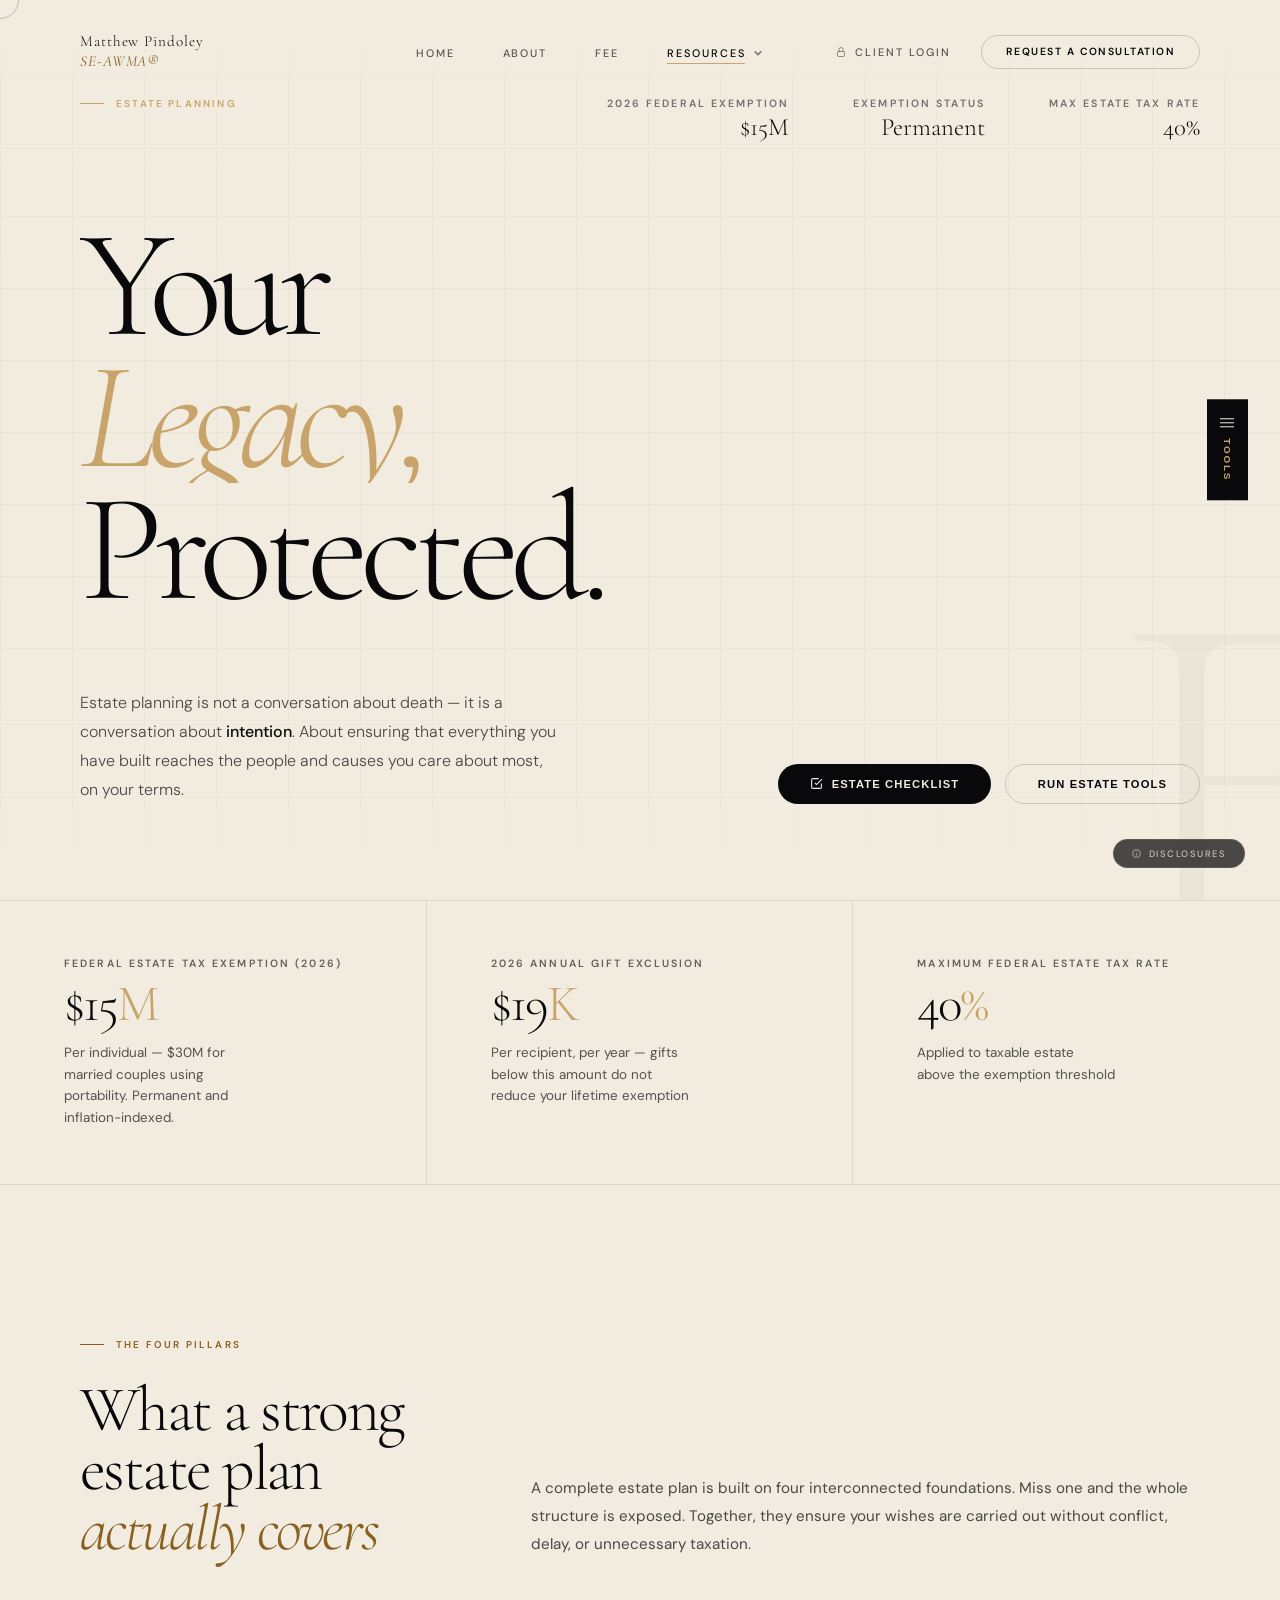
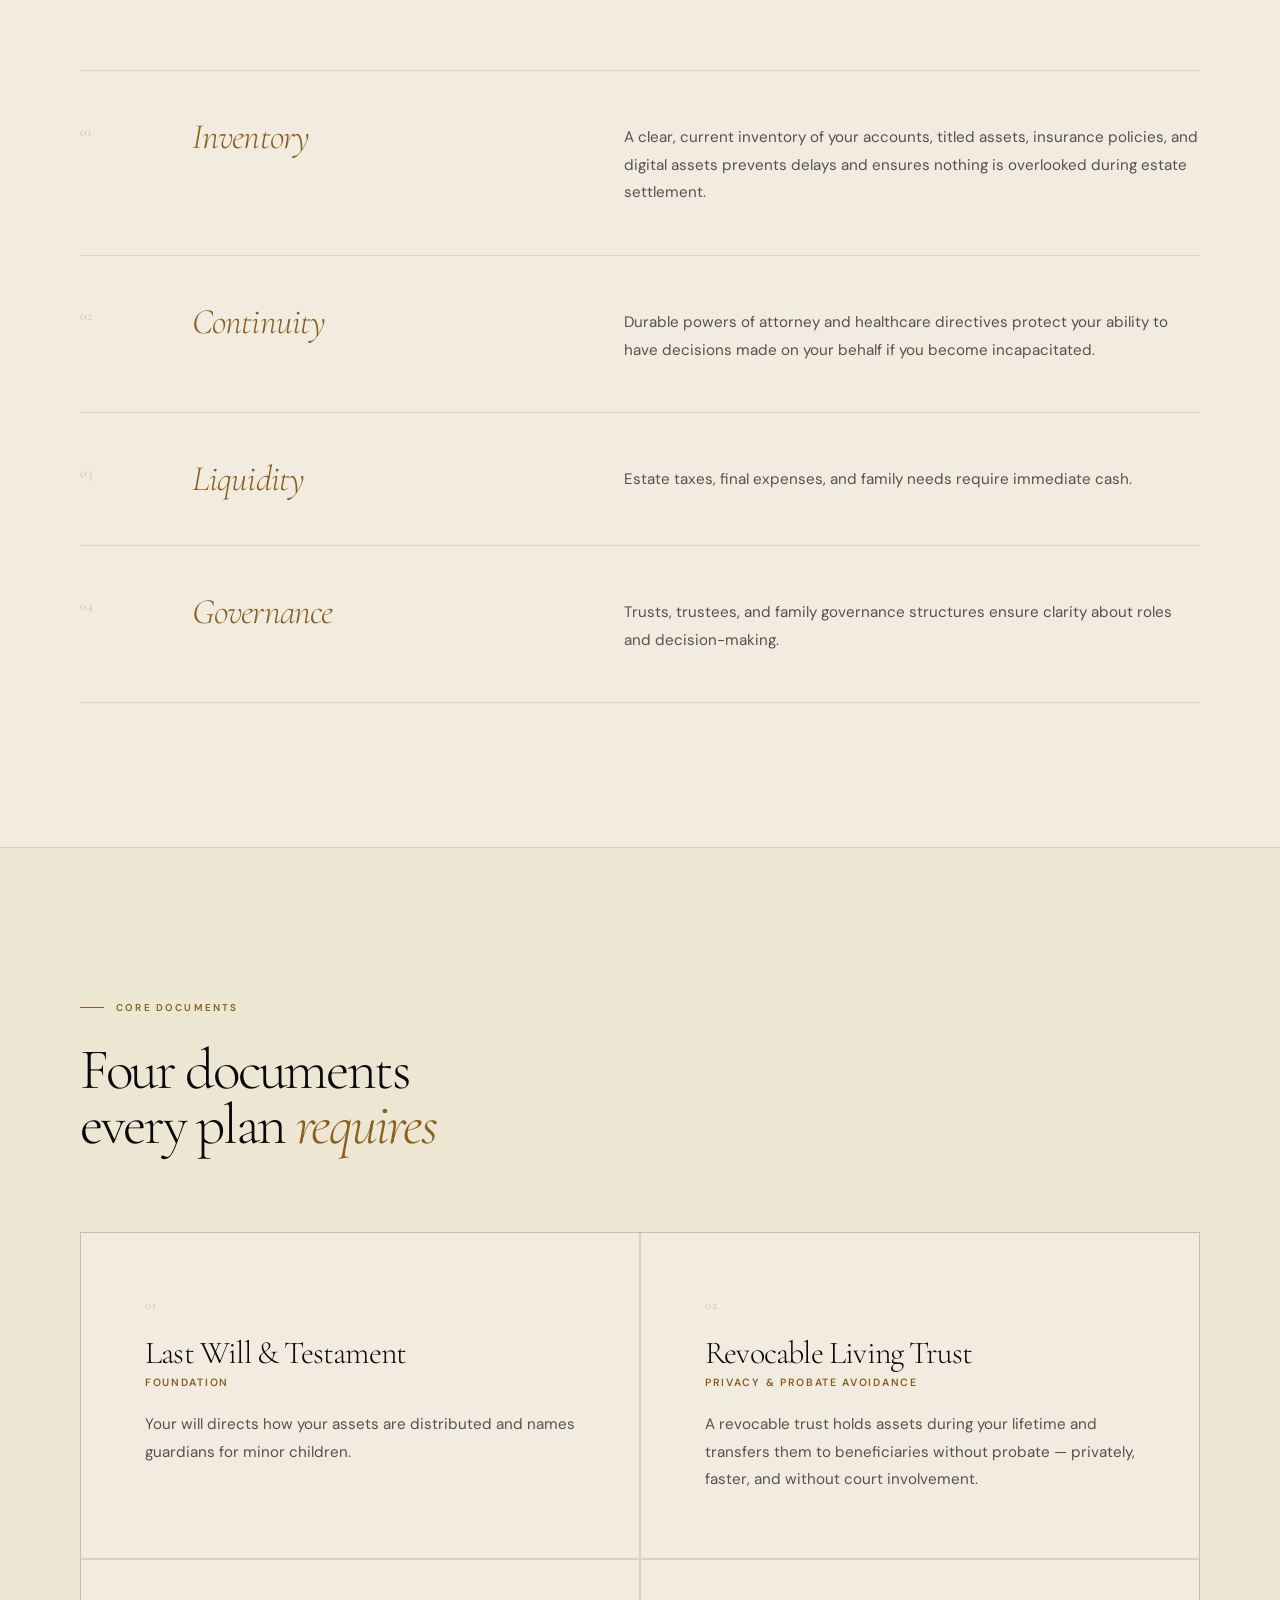
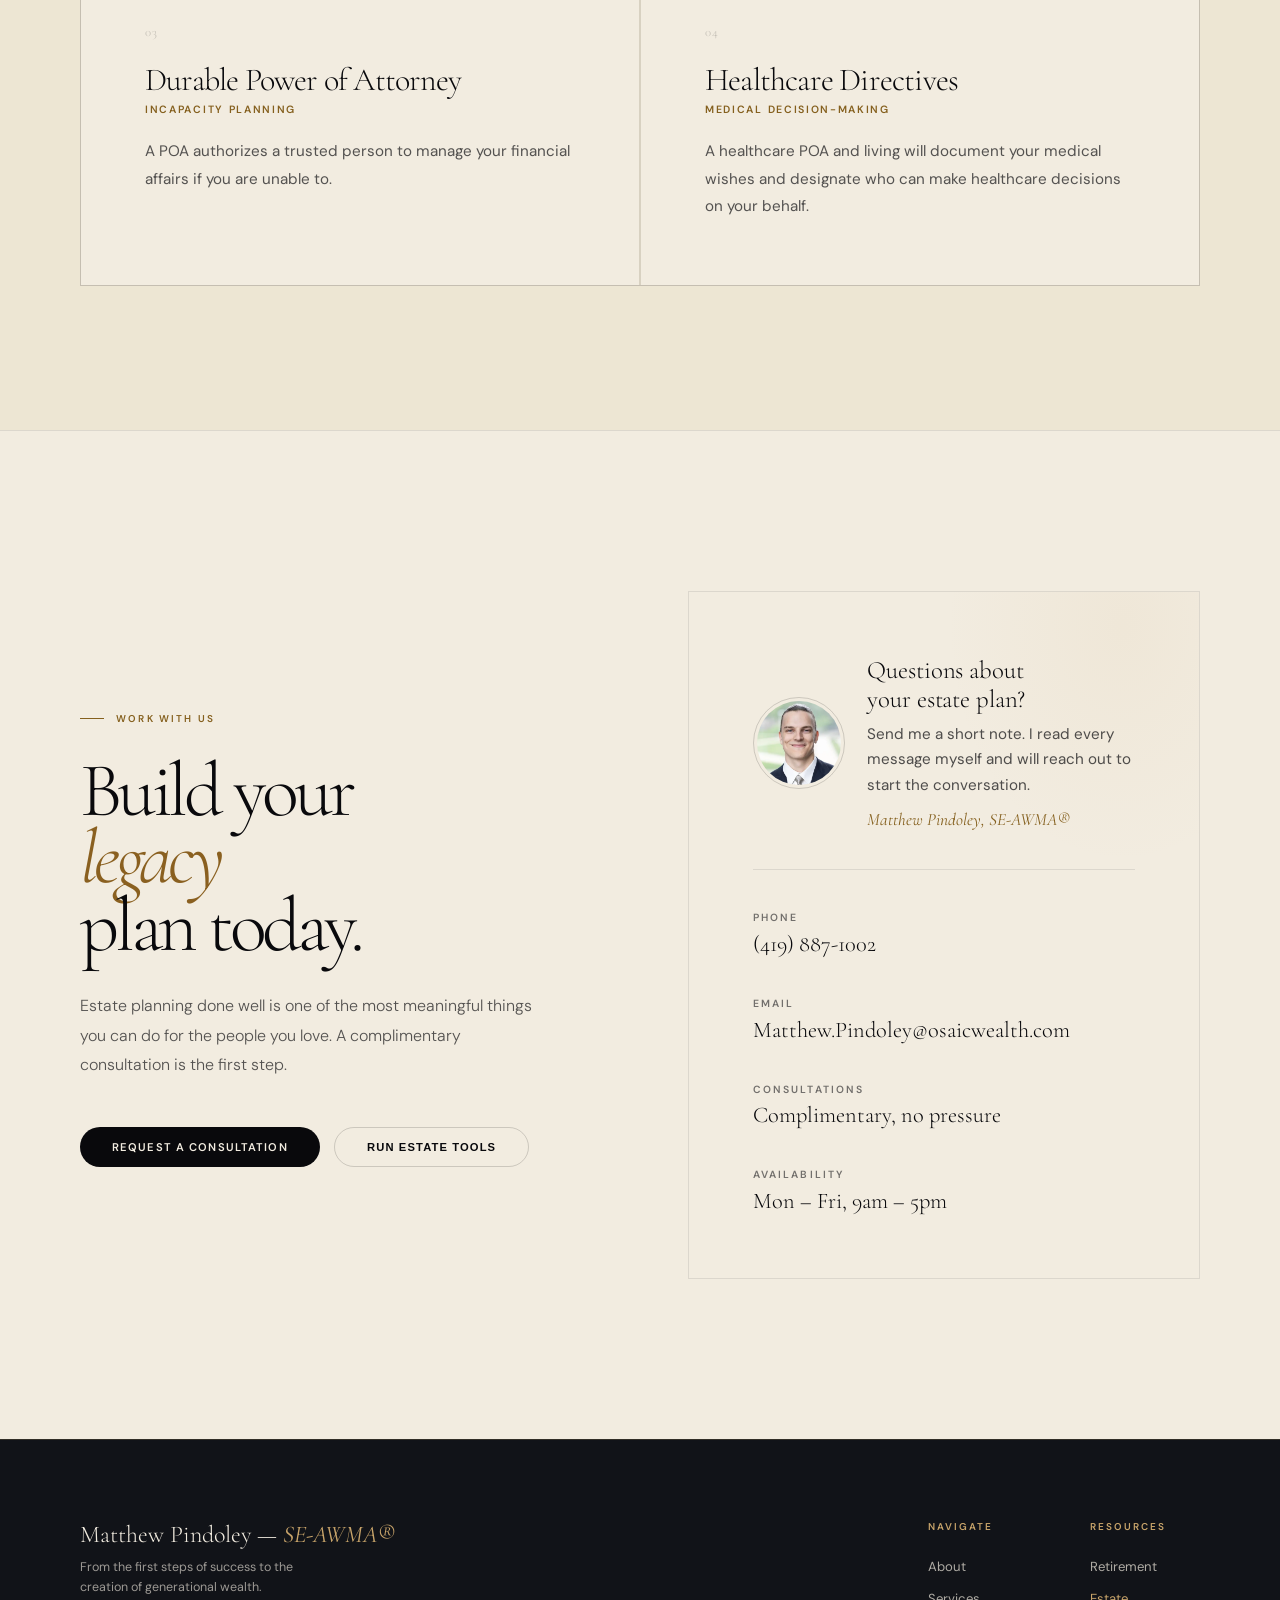
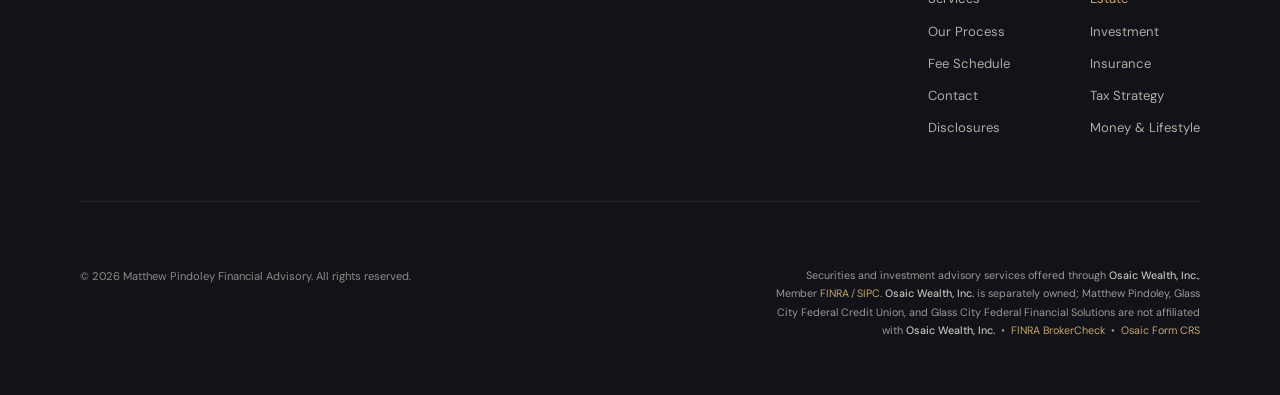
<file: resource-estate.html>
<!DOCTYPE html>
<html lang="en">
<head>
  <meta charset="UTF-8"/>
  <meta name="viewport" content="width=device-width,initial-scale=1"/>
  <title>Estate Planning — Matthew Pindoley, SE-AWMA® | Toledo, Ohio</title>
  <meta name="description" content="An estate planning guide: the $15M federal exemption, the four documents every plan needs, a beneficiary audit, and an estate liquidity planner.">
  <link rel="canonical" href="https://matthewpindoley.com/resource-estate.html">
  <link rel="icon" type="image/png" href="favicon.png">
  <meta property="og:type" content="website">
  <meta property="og:url" content="https://matthewpindoley.com/resource-estate.html">
  <meta property="og:site_name" content="Matthew Pindoley — SE-AWMA®">
  <meta property="og:title" content="Estate Planning — Matthew Pindoley, SE-AWMA® | Toledo, Ohio">
  <meta property="og:description" content="An estate planning guide: the $15M federal exemption, the four documents every plan needs, a beneficiary audit, and an estate liquidity planner.">
  <meta property="og:image" content="https://res.cloudinary.com/dfabtxqiy/image/upload/q_auto:good,w_1200/v1772661877/headshot_ztmhku.jpg">
  <meta name="twitter:card" content="summary_large_image">
  <link rel="preconnect" href="https://fonts.googleapis.com">
  <link rel="preconnect" href="https://fonts.gstatic.com" crossorigin>
  <link href="https://fonts.googleapis.com/css2?family=Cormorant+Garamond:ital,wght@0,300;0,400;0,600;1,300;1,400&family=DM+Sans:opsz,wght@9..40,300;9..40,400;9..40,500;9..40,600&display=swap" rel="stylesheet">
<style>
:root{
  --ink:#09090c;--ink2:#111318;--ink3:#191c24;
  --paper:#f2ece0;--paper2:#ede6d3;--paper3:#e8dfc8;
  --gold:#c8a46a;--gold2:#ddb878;
  --muted:rgba(242,236,224,.38);--border:rgba(200,164,106,.15);--border2:rgba(200,164,106,.28);
  --im:rgba(9,9,12,.42);--ib:rgba(9,9,12,.09);--ib2:rgba(9,9,12,.06);
  --ff:'Cormorant Garamond',Georgia,serif;
  --fb:'DM Sans',system-ui,sans-serif;
  --e1:cubic-bezier(.16,1,.3,1);--e2:cubic-bezier(.22,.9,.25,1);
}
*,*::before,*::after{box-sizing:border-box;margin:0;padding:0}
html{font-size:16px;overflow-x:hidden}
body{font-family:var(--fb);background:var(--paper);color:var(--ink);
  -webkit-font-smoothing:antialiased;overflow-x:hidden;cursor:none}
a{color:inherit;text-decoration:none}

/* GRAIN */
#grain{position:fixed;inset:0;z-index:9998;pointer-events:none;opacity:.022;
  background-image:url("data:image/svg+xml,%3Csvg viewBox='0 0 200 200' xmlns='https://www.w3.org/2000/svg'%3E%3Cfilter id='n'%3E%3CfeTurbulence type='fractalNoise' baseFrequency='0.85' numOctaves='4' stitchTiles='stitch'/%3E%3C/filter%3E%3Crect width='100%25' height='100%25' filter='url(%23n)'/%3E%3C/svg%3E");
  background-size:160px;animation:grn .08s steps(1) infinite}
@keyframes grn{0%{transform:translate(0,0)}20%{transform:translate(-4%,-3%)}40%{transform:translate(3%,5%)}60%{transform:translate(-2%,2%)}80%{transform:translate(5%,-4%)}100%{transform:translate(0,0)}}

/* CURSOR */
#cur{position:fixed;top:0;left:0;width:8px;height:8px;border-radius:50%;
  background:var(--ink);pointer-events:none;z-index:10000;
  transform:translate(-50%,-50%);transition:width .3s var(--e1),height .3s var(--e1),background .3s}
#cur-r{position:fixed;top:0;left:0;width:38px;height:38px;border-radius:50%;
  border:1px solid rgba(9,9,12,.22);pointer-events:none;z-index:9999;
  transform:translate(-50%,-50%);
  transition:width .35s var(--e1),height .35s var(--e1),border-color .3s}
body.hov #cur{width:48px;height:48px;opacity:.08}
body.hov #cur-r{width:66px;height:66px;border-color:var(--gold)}
body.pressing #cur{width:22px;height:22px}

/* ─── NAV ─────────────────────────────────────── */
/* Dropdown */

/* MOBILE DRAWER */

/* ─── HERO — centered editorial ─────────────────── */
#hero{min-height:100svh;background:var(--paper);
  display:flex;flex-direction:column;justify-content:flex-end;
  padding:5rem 5rem 6rem;position:relative;overflow:hidden}
.hero-ghost{position:absolute;bottom:-8rem;right:-4rem;
  font-family:var(--ff);font-size:clamp(22rem,38vw,52rem);font-weight:300;
  color:rgba(9,9,12,.028);line-height:1;letter-spacing:-.06em;
  pointer-events:none;user-select:none;
  opacity:0;animation:fadeIn 1.2s ease .8s forwards}
.hero-grid{position:absolute;inset:0;
  background-image:
    linear-gradient(rgba(9,9,12,.035) 1px,transparent 1px),
    linear-gradient(90deg,rgba(9,9,12,.035) 1px,transparent 1px);
  background-size:72px 72px;
  mask-image:linear-gradient(to bottom,transparent 0%,black 30%,black 65%,transparent 100%)}
.hero-content{position:relative;z-index:2}
.hero-top{display:flex;align-items:flex-start;justify-content:space-between;
  gap:3rem;margin-bottom:5rem;
  opacity:0;animation:rUp .8s var(--e1) .4s forwards}
.hero-ey{font-size:.62rem;letter-spacing:.22em;text-transform:uppercase;
  font-weight:600;color:var(--gold);display:inline-flex;align-items:center;gap:.75rem}
.hero-ey::before{content:'';width:24px;height:1px;background:var(--gold)}
.hero-stats-top{display:flex;gap:4rem}
.hero-stat-t{text-align:right}
.hero-stat-tl{font-size:.66rem;letter-spacing:.2em;text-transform:uppercase;
  color:rgba(9,9,12,.55);font-weight:600;margin-bottom:.3rem}
.hero-stat-tv{font-family:var(--ff);font-size:1.55rem;font-weight:300;color:var(--ink);line-height:1}
.hero-ttl{font-family:var(--ff);font-weight:300;
  font-size:clamp(5.5rem,12vw,16rem);line-height:.86;letter-spacing:-.055em;color:var(--ink)}
.hero-ttl .ln{overflow:hidden;display:block}
.hero-ttl .wd{display:block;transform:translateY(110%);transition:transform 1.1s var(--e1)}
.hero-ttl .wd.vis{transform:translateY(0)}
.hero-ttl em{font-style:italic;color:var(--gold)}
.hero-ttl .ln:nth-child(2) .wd{transition-delay:.1s}
.hero-bot{display:grid;grid-template-columns:1fr 1fr;gap:4rem;
  align-items:end;margin-top:4.5rem;
  opacity:0;animation:rUp .8s var(--e1) 1.4s forwards}
.hero-desc{font-size:.92rem;line-height:1.82;color:var(--im);font-weight:300;max-width:44ch}
.hero-desc strong{color:var(--ink);font-weight:500}
.hero-actions{display:flex;gap:.85rem;flex-wrap:wrap;justify-content:flex-end;align-items:center}
.btn-p{display:inline-flex;align-items:center;gap:.55rem;border-radius:9999px;
  font-size:.7rem;font-weight:600;letter-spacing:.1em;text-transform:uppercase;
  cursor:none;transition:transform .2s var(--e1),box-shadow .25s}
.btn-solid{padding:.82rem 2rem;background:var(--ink);color:var(--paper);border:none}
.btn-solid:hover{box-shadow:0 16px 40px rgba(9,9,12,.2)}
.btn-ghost-p{padding:.82rem 2rem;background:transparent;color:var(--ink);
  border:1px solid rgba(9,9,12,.16)}
.btn-ghost-p:hover{border-color:var(--gold);background:rgba(200,164,106,.05)}

/* ─── STAT STRIP ─────────────────────────────────── */
#stats{border-top:1px solid var(--ib);border-bottom:1px solid var(--ib);
  display:grid;grid-template-columns:repeat(3,1fr);background:var(--paper)}
.st-item{padding:3.5rem 4rem;border-right:1px solid var(--ib);position:relative;overflow:hidden;
  transition:background .35s}
.st-item:last-child{border-right:none}
.st-item:hover{background:rgba(9,9,12,.025)}
.st-item::after{content:'';position:absolute;bottom:0;left:0;right:0;height:2px;
  background:linear-gradient(90deg,var(--gold),transparent);
  transform:scaleX(0);transform-origin:left;transition:transform .5s var(--e1)}
.st-item:hover::after{transform:scaleX(1)}
.st-lbl{font-size:.66rem;letter-spacing:.2em;text-transform:uppercase;
  color:rgba(9,9,12,.55);font-weight:600;margin-bottom:.55rem}
.st-val{font-family:var(--ff);font-weight:300;
  font-size:clamp(2.5rem,4vw,4.5rem);color:var(--ink);
  line-height:1;letter-spacing:-.04em}
.st-val em{color:var(--gold);font-style:normal}
.st-note{font-size:.78rem;line-height:1.6;color:rgba(9,9,12,.68);margin-top:.75rem;font-weight:300;max-width:22ch}

/* ─── PILLARS ─────────────────────────────────────── */
#pillars{padding:9rem 5rem;background:var(--paper)}
.pil-hd{display:grid;grid-template-columns:1fr 1.8fr;gap:5rem;align-items:end;margin-bottom:7rem}
.pil-ey{font-size:.62rem;letter-spacing:.22em;text-transform:uppercase;
  color:var(--gold);font-weight:600;margin-bottom:1.8rem;
  display:inline-flex;align-items:center;gap:.75rem}
.pil-ey::before{content:'';width:24px;height:1px;background:var(--gold)}
.pil-h{font-family:var(--ff);font-weight:300;
  font-size:clamp(2.8rem,5vw,6rem);line-height:.93;letter-spacing:-.04em;color:var(--ink)}
.pil-h em{font-style:italic;color:#8a6020}
.pil-sub{font-size:.88rem;line-height:1.82;color:var(--im);font-weight:300;align-self:end}
.pil-list{border-top:1px solid var(--ib)}
.pil-row{display:grid;grid-template-columns:4rem 1fr 1.5fr;gap:3rem;
  padding:3rem 0;border-bottom:1px solid var(--ib);
  align-items:start;transition:padding-left .35s var(--e1);cursor:default}
.pil-row:hover{padding-left:1.2rem}
.pil-n{font-family:var(--ff);font-size:.85rem;color:rgba(9,9,12,.2);font-weight:300;letter-spacing:.05em;padding-top:.2rem}
.pil-title{font-family:var(--ff);font-weight:300;
  font-size:clamp(1.7rem,2.8vw,2.8rem);letter-spacing:-.025em;color:var(--ink);line-height:1}
.pil-title em{font-style:italic;color:#8a6020}
.pil-body{font-size:.88rem;line-height:1.82;color:rgba(9,9,12,.68);font-weight:300;padding-top:.3rem}
.pil-body strong{color:var(--ink);font-weight:500}

/* ─── DOCUMENTS — 2×2 grid ───────────────────────── */
#docs{padding:9rem 5rem;background:var(--paper2);border-top:1px solid var(--ib)}
.docs-hd{margin-bottom:5rem}
.docs-ey{font-size:.62rem;letter-spacing:.22em;text-transform:uppercase;
  color:var(--gold);font-weight:600;margin-bottom:1.8rem;
  display:inline-flex;align-items:center;gap:.75rem}
.docs-ey::before{content:'';width:24px;height:1px;background:var(--gold)}
.docs-h{font-family:var(--ff);font-weight:300;
  font-size:clamp(2.5rem,4.5vw,5.5rem);line-height:.95;letter-spacing:-.04em;color:var(--ink)}
.docs-h em{font-style:italic;color:#8a6020}
.docs-grid{display:grid;grid-template-columns:1fr 1fr;gap:2px;
  border:1px solid var(--ib);background:var(--ib);overflow:hidden}
.doc-card{background:var(--paper);padding:4rem;position:relative;overflow:hidden;
  transition:background .35s}
.doc-card:hover{background:var(--paper2)}
.doc-card::before{content:'';position:absolute;top:0;left:0;width:3px;height:100%;
  background:linear-gradient(to bottom,var(--gold),transparent);
  transform:scaleY(0);transform-origin:top;transition:transform .45s var(--e1)}
.doc-card:hover::before{transform:scaleY(1)}
.doc-num{font-family:var(--ff);font-size:.8rem;color:rgba(9,9,12,.2);
  font-weight:300;letter-spacing:.05em;margin-bottom:1.5rem}
.doc-title{font-family:var(--ff);font-weight:300;
  font-size:clamp(1.6rem,2.5vw,2.2rem);letter-spacing:-.025em;
  color:var(--ink);margin-bottom:.4rem;line-height:1}
.doc-sub{font-size:.66rem;letter-spacing:.16em;text-transform:uppercase;
  color:var(--gold);font-weight:600;margin-bottom:1.4rem}
.doc-body{font-size:.87rem;line-height:1.82;color:rgba(9,9,12,.68);font-weight:300}
.doc-body strong{color:var(--ink);font-weight:500}

/* ─── SUNSET ALERT ───────────────────────────────── */
#sunset{padding:5rem;border-top:1px solid var(--ib);border-bottom:1px solid var(--ib);
  background:var(--paper);display:grid;grid-template-columns:auto 1fr auto;
  align-items:center;gap:4rem}
.sun-icon{width:56px;height:56px;border:1px solid var(--border2);
  display:flex;align-items:center;justify-content:center;flex-shrink:0}
.sun-icon svg{width:22px;height:22px;color:var(--gold)}
.sun-label{font-size:.66rem;letter-spacing:.2em;text-transform:uppercase;
  color:var(--gold);font-weight:600;margin-bottom:.5rem}
.sun-title{font-family:var(--ff);font-weight:300;
  font-size:clamp(1.4rem,2.2vw,2rem);letter-spacing:-.02em;color:var(--ink);line-height:1.15}
.sun-body{font-size:.87rem;line-height:1.75;color:rgba(9,9,12,.68);margin-top:.6rem;font-weight:300;max-width:58ch}
.sun-body strong{color:var(--ink);font-weight:500}
.sun-cta{flex-shrink:0}

/* ─── FAQ ─────────────────────────────────────────── */
#faq{padding:9rem 5rem;background:var(--paper)}
.faq-hd{display:grid;grid-template-columns:1fr 1.8fr;gap:5rem;align-items:start;margin-bottom:6rem}
.faq-ey{font-size:.62rem;letter-spacing:.22em;text-transform:uppercase;
  color:var(--gold);font-weight:600;margin-bottom:1.8rem;
  display:inline-flex;align-items:center;gap:.75rem}
.faq-ey::before{content:'';width:24px;height:1px;background:var(--gold)}
.faq-h{font-family:var(--ff);font-weight:300;
  font-size:clamp(2.5rem,4.5vw,5.5rem);line-height:.95;letter-spacing:-.04em;color:var(--ink)}
.faq-h em{font-style:italic;color:#8a6020}
.faq-side{font-size:.84rem;line-height:1.82;color:var(--im);font-weight:300;padding-top:6.5rem}
.faq-side strong{color:var(--ink);font-weight:500}
.faq-list{border-top:1px solid var(--ib)}
.faq-item{border-bottom:1px solid var(--ib)}
.faq-q{display:flex;align-items:baseline;justify-content:space-between;
  width:100%;padding:2rem 0;background:transparent;border:none;cursor:none;
  text-align:left;font-family:var(--ff);font-size:clamp(1.2rem,2vw,1.75rem);
  font-weight:300;color:var(--ink);letter-spacing:-.015em;gap:2rem;transition:color .2s}
.faq-q:hover{color:#5a3c10}
.fq-i{font-size:.65rem;letter-spacing:.12em;color:var(--im);font-family:var(--fb);
  text-transform:uppercase;font-weight:500;flex-shrink:0;width:2.5rem}
.fq-arr{flex-shrink:0;width:24px;height:24px;border:1px solid rgba(9,9,12,.14);
  border-radius:50%;display:flex;align-items:center;justify-content:center;
  transition:transform .35s var(--e1),border-color .25s,background .25s}
.faq-q[aria-expanded="true"] .fq-arr{transform:rotate(45deg);border-color:var(--gold);background:var(--gold)}
.faq-q[aria-expanded="true"] .fq-arr svg{color:var(--ink)}
.fq-arr svg{width:10px;height:10px;color:rgba(9,9,12,.32);transition:color .25s}
.faq-panel{max-height:0;overflow:hidden;transition:max-height .42s cubic-bezier(.2,.9,.2,1)}
.faq-panel.open{max-height:400px}
.faq-ans{padding:.2rem 0 2.5rem 3.5rem;font-size:.87rem;line-height:1.88;
  color:rgba(9,9,12,.68);font-weight:300;max-width:70ch}
.faq-ans strong{color:var(--ink);font-weight:500}

/* ─── CTA ─────────────────────────────────────────── */
#cta{padding:10rem 5rem;border-top:1px solid var(--ib);background:var(--paper);
  display:grid;grid-template-columns:1fr 1fr;gap:6rem;align-items:center}
.cta-ey{font-size:.62rem;letter-spacing:.22em;text-transform:uppercase;
  color:var(--gold);font-weight:600;margin-bottom:2rem;
  display:inline-flex;align-items:center;gap:.75rem}
.cta-ey::before{content:'';width:24px;height:1px;background:var(--gold)}
.cta-h{font-family:var(--ff);font-weight:300;
  font-size:clamp(3rem,6vw,7.5rem);line-height:.88;letter-spacing:-.055em;color:var(--ink)}
.cta-h em{font-style:italic;color:#8a6020}
.cta-p{font-size:.88rem;line-height:1.82;color:rgba(9,9,12,.68);font-weight:300;
  margin-top:2rem;max-width:42ch}
.cta-acts{display:flex;gap:.9rem;flex-wrap:wrap;margin-top:3rem}
.cta-right{padding:4rem;border:1px solid var(--ib);position:relative;overflow:hidden}
.cta-right::before{content:'';position:absolute;top:-30%;right:-20%;
  width:70%;height:70%;background:radial-gradient(ellipse,rgba(200,164,106,.07) 0%,transparent 70%)}
.cta-dets{display:flex;flex-direction:column;gap:2.5rem;position:relative;z-index:1}
.cta-dl{font-size:.65rem;letter-spacing:.2em;text-transform:uppercase;
  color:rgba(9,9,12,.55);font-weight:600;margin-bottom:.35rem}
.cta-dv{font-family:var(--ff);font-size:1.4rem;font-weight:300;color:var(--ink)}
.cta-dv a{transition:color .2s}.cta-dv a:hover{color:var(--gold)}

/* ─── SIDEBAR ─────────────────────────────────────── */
/* Floating trigger */
#sb-trigger{position:fixed;right:2rem;top:50%;transform:translateY(-50%);
  z-index:600;display:flex;flex-direction:column;align-items:center;gap:0;
  background:var(--ink);border:none;cursor:none;padding:1.2rem .85rem;
  transition:background .3s,transform .35s var(--e1)}
#sb-trigger:hover{background:var(--ink2)}
#sb-trigger.nudge{animation:nudge 2.5s var(--e1) 3s 1}
@keyframes nudge{0%,100%{transform:translateY(-50%) translateX(0)}30%{transform:translateY(-50%) translateX(-8px)}60%{transform:translateY(-50%) translateX(-4px)}}
.sb-trig-label{font-size:.62rem;letter-spacing:.18em;text-transform:uppercase;
  color:var(--gold);font-weight:600;writing-mode:vertical-rl;margin-top:.7rem}
.sb-trig-icon{display:flex;flex-direction:column;gap:3px}
.sb-trig-icon span{display:block;width:14px;height:1px;background:var(--paper);
  transition:width .25s var(--e1)}
#sb-trigger:hover .sb-trig-icon span:nth-child(2){width:10px}
#sb-trigger:hover .sb-trig-icon span:nth-child(3){width:6px}
/* Overlay */
#sb-overlay{position:fixed;inset:0;z-index:880;background:rgba(9,9,12,.45);
  opacity:0;pointer-events:none;transition:opacity .35s;backdrop-filter:blur(4px)}
#sb-overlay.open{opacity:1;pointer-events:auto}
/* Panel */
#sb-panel{position:fixed;right:0;top:0;bottom:0;z-index:900;
  width:min(520px,92vw);background:var(--paper);
  border-left:1px solid var(--ib);
  transform:translateX(100%);transition:transform .55s var(--e1);
  display:flex;flex-direction:column;overflow:hidden}
#sb-panel.open{transform:translateX(0)}
.sb-head{background:var(--ink2);padding:2.5rem;display:flex;align-items:center;
  justify-content:space-between;flex-shrink:0;border-bottom:1px solid var(--border)}
.sb-title{font-family:var(--ff);font-size:1.6rem;font-weight:300;color:var(--paper);letter-spacing:-.025em}
.sb-title em{font-style:italic;color:var(--gold)}
.sb-close{width:36px;height:36px;border:1px solid rgba(242,236,224,.15);
  background:transparent;cursor:none;display:flex;align-items:center;justify-content:center;
  transition:border-color .2s,background .2s}
.sb-close:hover{border-color:var(--gold);background:rgba(200,164,106,.08)}
.sb-close svg{width:14px;height:14px;color:var(--muted)}
/* Tabs */
.sb-tabs{display:flex;border-bottom:1px solid var(--ib);flex-shrink:0;background:var(--paper)}
.sb-tab{flex:1;padding:1.1rem;font-size:.65rem;letter-spacing:.18em;text-transform:uppercase;
  font-weight:600;color:rgba(9,9,12,.48);background:transparent;border:none;cursor:none;
  border-bottom:2px solid transparent;transition:color .2s,border-color .2s}
.sb-tab:hover{color:var(--ink)}
.sb-tab.active{color:var(--ink);border-bottom-color:var(--gold)}
/* Scrollable body */
.sb-body{flex:1;overflow-y:auto;padding:2.5rem;scrollbar-width:thin;scrollbar-color:rgba(9,9,12,.12) transparent}
.sb-body::-webkit-scrollbar{width:4px}
.sb-body::-webkit-scrollbar-thumb{background:rgba(9,9,12,.12)}
.sb-pane{display:none}.sb-pane.active{display:block}
/* Resources nav pane */
.sb-res-item{display:flex;align-items:center;gap:1rem;
  padding:1.1rem 0;border-bottom:1px solid var(--ib2);
  transition:padding-left .3s var(--e1)}
.sb-res-item:last-child{border-bottom:none}
.sb-res-item:hover{padding-left:.6rem}
.sb-res-item.current{opacity:.5;pointer-events:none}
.sb-res-icon{width:36px;height:36px;border:1px solid var(--ib);
  display:flex;align-items:center;justify-content:center;flex-shrink:0;
  transition:border-color .2s,background .2s}
.sb-res-item:hover .sb-res-icon{border-color:var(--gold);background:rgba(200,164,106,.06)}
.sb-res-icon svg{width:14px;height:14px;color:var(--im)}
.sb-res-name{font-family:var(--ff);font-size:1.25rem;font-weight:300;color:var(--ink);letter-spacing:-.015em}
.sb-res-desc{font-size:.72rem;color:var(--im);margin-top:.1rem}
.sb-res-arr{margin-left:auto;opacity:0;transition:opacity .2s;flex-shrink:0}
.sb-res-arr svg{width:12px;height:12px;color:var(--gold)}
.sb-res-item:hover .sb-res-arr{opacity:1}
/* Checklist pane */
.sb-ck-section{margin-bottom:2.5rem}
.sb-ck-title{font-size:.65rem;letter-spacing:.2em;text-transform:uppercase;
  color:var(--gold);font-weight:600;margin-bottom:1rem;
  display:flex;align-items:center;gap:.65rem}
.sb-ck-title::before{content:'';width:16px;height:1px;background:var(--gold)}
.sb-ck-item{display:flex;align-items:flex-start;gap:.85rem;
  padding:.7rem 0;border-bottom:1px solid var(--ib2);cursor:none}
.sb-ck-item:last-child{border-bottom:none}
.sb-ck-box{width:18px;height:18px;border:1px solid rgba(9,9,12,.2);
  flex-shrink:0;margin-top:.1rem;position:relative;transition:border-color .2s,background .2s;cursor:none}
.sb-ck-item.done .sb-ck-box{border-color:var(--gold);background:var(--gold)}
.sb-ck-item.done .sb-ck-box::after{content:'';position:absolute;inset:0;
  background:url("data:image/svg+xml,%3Csvg viewBox='0 0 12 12' xmlns='http://www.w3.org/2000/svg'%3E%3Cpath d='M2 6l3 3 5-5' stroke='%2309090c' stroke-width='1.5' fill='none' stroke-linecap='round'/%3E%3C/svg%3E") center/10px no-repeat}
.sb-ck-text{font-size:.84rem;line-height:1.6;color:rgba(9,9,12,.68);font-weight:300}
.sb-ck-text strong{color:var(--ink);font-weight:500}
.sb-ck-item.done .sb-ck-text{color:rgba(9,9,12,.68);text-decoration:line-through;text-decoration-color:rgba(9,9,12,.2)}
.sb-ck-prog{margin-bottom:2rem}
.sb-ck-prog-label{display:flex;justify-content:space-between;align-items:center;
  font-size:.62rem;letter-spacing:.1em;text-transform:uppercase;
  color:var(--im);font-weight:500;margin-bottom:.65rem}
.sb-ck-prog-bar{height:3px;background:rgba(9,9,12,.08);overflow:hidden}
.sb-ck-prog-fill{height:100%;background:linear-gradient(90deg,var(--gold),var(--gold2));
  width:0;transition:width .6s var(--e1)}
/* Tools pane */
.sb-tool-card{padding:1.6rem;border:1px solid var(--ib);margin-bottom:1rem;
  transition:border-color .3s,background .3s;position:relative;overflow:hidden}
.sb-tool-card:hover{border-color:var(--border2);background:rgba(200,164,106,.03)}
.sb-tool-title{font-family:var(--ff);font-size:1.2rem;font-weight:300;color:var(--ink);
  margin-bottom:.3rem;letter-spacing:-.015em}
.sb-tool-desc{font-size:.78rem;color:var(--im);font-weight:300;line-height:1.65;margin-bottom:1.2rem}
.sb-tool-btn{display:inline-flex;align-items:center;gap:.5rem;font-size:.65rem;
  letter-spacing:.14em;text-transform:uppercase;font-weight:600;
  color:var(--ink);border:1px solid rgba(9,9,12,.18);
  padding:.55rem 1.2rem;background:transparent;cursor:none;
  transition:border-color .2s,background .2s,color .2s}
.sb-tool-btn:hover{border-color:var(--gold);background:rgba(200,164,106,.06);color:var(--gold)}
.sb-tool-input{width:100%;padding:.65rem .85rem;border:1px solid var(--ib);
  background:var(--paper);font-family:var(--fb);font-size:.85rem;color:var(--ink);
  outline:none;transition:border-color .2s;margin-bottom:.6rem}
.sb-tool-input:focus{border-color:var(--gold)}
.sb-tool-result{margin-top:1rem;padding:1rem 1.2rem;font-size:.8rem;line-height:1.65;font-weight:300}
.sb-r-ok{background:rgba(200,164,106,.08);border:1px solid rgba(200,164,106,.25);color:var(--ink)}
.sb-r-warn{background:rgba(200,80,50,.06);border:1px solid rgba(200,80,50,.2);color:var(--ink)}
.sb-tool-lbl{font-size:.65rem;letter-spacing:.18em;text-transform:uppercase;
  color:rgba(9,9,12,.68);font-weight:600;display:block;margin-bottom:.35rem}
.sb-tool-section{margin-bottom:1.5rem}

/* ─── REVEAL ─────────────────────────────────────── */
.rv{opacity:0;transform:translateY(28px);transition:opacity .9s var(--e1),transform .9s var(--e1)}
.rv.vis{opacity:1;transform:translateY(0)}
.rv-l{opacity:0;transform:translateX(-24px);transition:opacity .9s var(--e1),transform .9s var(--e1)}
.rv-l.vis{opacity:1;transform:translateX(0)}
.d1{transition-delay:.1s}.d2{transition-delay:.2s}.d3{transition-delay:.3s}.d4{transition-delay:.4s}

@keyframes rUp{from{opacity:0;transform:translateY(18px)}to{opacity:1;transform:translateY(0)}}
@keyframes fadeIn{to{opacity:1}}

/* RESPONSIVE */
@media(max-width:1100px){
    #hero,#pillars,#docs,#sunset,#faq,#cta,footer{padding-left:2.5rem;padding-right:2.5rem}
  #hero{padding-bottom:4rem}
  .pil-hd,.faq-hd{grid-template-columns:1fr}
  .faq-side{padding-top:0}
  #stats{grid-template-columns:1fr}.st-item{border-right:none;border-bottom:1px solid var(--ib)}
  .st-item:last-child{border-bottom:none}
  .hero-bot{grid-template-columns:1fr}.hero-actions{justify-content:flex-start}
  .hero-stats-top{display:none}
  .docs-grid{grid-template-columns:1fr}
  #cta{grid-template-columns:1fr}.cta-right{margin-top:0}
  .pil-row{grid-template-columns:3rem 1fr}
  .pil-body{display:none}
  #sunset{grid-template-columns:auto 1fr;gap:2rem}.sun-cta{display:none}
  #sb-trigger{display:none}
}
@media(max-width:768px){
    #hero,#pillars,#docs,#sunset,#faq,#cta,footer{padding-left:1.5rem;padding-right:1.5rem}
  .hero-h{font-size:clamp(3rem,13vw,6.5rem)}
  .hero-actions{flex-wrap:wrap;gap:.75rem}
  .hero-actions .btn-p{width:100%;justify-content:center}
  .pil-row{grid-template-columns:2.5rem 1fr}
  .hero-meta{gap:2rem;flex-wrap:wrap}
  #sunset{grid-template-columns:1fr;gap:1.5rem}
  .sun-cta{display:none}
  #stats{padding:0 1.5rem}
}
@media(max-width:480px){
    #hero,#pillars,#docs,#sunset,#faq,#cta,footer{padding-left:1.25rem;padding-right:1.25rem}
}
@media(hover:none){#cur,#cur-r{display:none}body{cursor:auto}a,button{cursor:pointer}}

.t-discuss{display:inline-flex;align-items:center;gap:.4rem;margin-top:2rem;font-size:.7rem;letter-spacing:.16em;text-transform:uppercase;font-weight:600;color:rgba(9,9,12,.3);transition:color .25s;text-decoration:none}
.t-discuss span{transition:transform .3s cubic-bezier(.16,1,.3,1)}
.t-discuss:hover{color:var(--gold)}
.t-discuss:hover span{transform:translateX(4px)}

/* ── FOOTER ── */
footer{
  background:#111318;
  border-top:1px solid rgba(200,164,106,.18);
  padding:5rem 5rem 3.5rem;
}
.ft-top{
  display:flex;justify-content:space-between;align-items:flex-start;
  gap:3rem;margin-bottom:4rem;padding-bottom:4rem;
  border-bottom:1px solid rgba(200,164,106,.12);
}
.ft-logo{
  font-family:'Cormorant Garamond',Georgia,serif;
  font-size:1.5rem;font-weight:300;color:#f2ece0;
}
.ft-logo b{color:#c8a46a;font-weight:400;font-style:italic}
.ft-tg{
  font-size:.78rem;color:rgba(242,236,224,.45);
  margin-top:.55rem;max-width:28ch;line-height:1.6;
}
.ft-lks{display:flex;gap:5rem;flex-wrap:wrap}
.ft-col h4{
  font-size:.62rem;letter-spacing:.2em;text-transform:uppercase;
  color:#c8a46a;font-weight:600;margin-bottom:1.4rem;
}
.ft-col ul{list-style:none;display:flex;flex-direction:column;gap:.7rem}
.ft-col ul a{font-size:.82rem;color:rgba(242,236,224,.48);transition:color .2s}
.ft-col ul a:hover{color:#f2ece0}
.ft-col ul a[aria-current]{color:#c8a46a}
.ft-bot{
  display:flex;justify-content:space-between;
  align-items:flex-start;gap:1.5rem;flex-wrap:wrap;
}
.ft-cp{font-size:.7rem;color:rgba(242,236,224,.32);white-space:nowrap;padding-top:.15rem}
.ft-di{
  font-size:.67rem;color:rgba(242,236,224,.38);
  max-width:62ch;text-align:right;line-height:1.7;
}
.ft-di strong{color:rgba(242,236,224,.58);font-weight:500}
.ft-di a{color:rgba(200,164,106,.65);transition:color .2s;text-decoration:none}
.ft-di a:hover{color:#c8a46a}
/* ── FOOTER RESPONSIVE ── */
@media(max-width:1100px){
  footer{padding:4rem 2.5rem 3rem}
}
@media(max-width:768px){
  footer{padding:3.5rem 1.6rem 2.8rem}
  .ft-top{flex-direction:column;gap:2.5rem;margin-bottom:3rem;padding-bottom:3rem}
  .ft-lks{gap:2.5rem}
  .ft-bot{flex-direction:column;align-items:flex-start;gap:1rem}
  .ft-di{text-align:left;max-width:100%}
}
@media(max-width:480px){
  .ft-lks{flex-direction:column;gap:2rem}
  .ft-logo{font-size:1.25rem}
  .ft-di{font-size:.64rem}
}

/* ── FIXED DISCLOSURE PILL ── */
#disc-pill{
  position:fixed;bottom:2rem;right:2.2rem;z-index:900;
  display:inline-flex;align-items:center;gap:.5rem;
  padding:.46rem 1.1rem;
  border-radius:9999px;
  background:rgba(9,9,12,.72);
  backdrop-filter:blur(14px);-webkit-backdrop-filter:blur(14px);
  border:1px solid rgba(200,164,106,.18);
  font-family:'DM Sans',system-ui,sans-serif;
  font-size:.58rem;letter-spacing:.16em;text-transform:uppercase;font-weight:500;
  color:rgba(242,236,224,.38);
  text-decoration:none;
  transition:color .28s,border-color .28s,background .28s;
  cursor:none;
}
#disc-pill:hover{
  color:rgba(242,236,224,.82);
  border-color:rgba(200,164,106,.45);
  background:rgba(9,9,12,.88);
}
#disc-pill.active{
  color:#c8a46a;
  border-color:rgba(200,164,106,.45);
  background:rgba(9,9,12,.85);
}
#disc-pill svg{flex-shrink:0;opacity:.55;transition:opacity .28s}
#disc-pill:hover svg,#disc-pill.active svg{opacity:1}
@media(max-width:480px){
  #disc-pill{bottom:1.4rem;right:1.2rem;font-size:.54rem;padding:.4rem .9rem}
}
@media(hover:none){#disc-pill{cursor:pointer}}

/* ── READABILITY ─────────────────────────────────────────────
   Body copy: larger, steadier weight on small text, and contrast
   near 7:1 (was ~3:1). Headlines and ornaments are unchanged. ── */
.hero-desc{font-size:1rem;color:rgba(9,9,12,.72)}
.pil-sub{font-size:.95rem;font-weight:400;color:rgba(9,9,12,.72)}
.st-note{font-size:.84rem;font-weight:400}
.pil-body,.doc-body{font-size:.95rem;font-weight:400}
.cta-p{font-size:1rem}
/* small gold labels on cream were ~2:1; a deeper bronze keeps the tone at ~4.6:1 */
.pil-ey,.docs-ey,.doc-sub,.cta-ey{color:#85601e}
.pil-ey::before,.docs-ey::before,.cta-ey::before{background:#85601e}
.st-lbl{color:rgba(9,9,12,.62)}
/* ── NAV THEME — colours for the shared navigation (assets/nav.css) ── */
:root{
  --nav-stuck-bg:rgba(242,236,224,.92);--nav-stuck-border:var(--ib);
  --nav-logo:var(--ink);--nav-mark:#85601e;
  --nav-link:rgba(9,9,12,.66);--nav-link-hover:var(--ink);
  --nav-line:var(--gold);--nav-current:#85601e;
  --nav-btn-border:rgba(9,9,12,.18);--nav-btn-text:var(--ink);--nav-btn-fill:var(--ink);--nav-btn-fill-text:var(--paper);
  --nav-panel-bg:var(--paper);--nav-panel-border:rgba(9,9,12,.1);--nav-panel-text:rgba(9,9,12,.68);
  --nav-panel-hover:var(--ink);--nav-panel-hover-bg:rgba(9,9,12,.04);--nav-panel-divider:rgba(9,9,12,.08);
  --nav-hbg-line:var(--ink);
  --mob-bg:var(--ink2);--mob-text:var(--paper);--mob-accent:var(--gold);
  --mob-muted:rgba(242,236,224,.66);--mob-border:var(--border2);--mob-border2:rgba(200,164,106,.5);
}
/* ── SIGN-OFF colours ("Talk with Matthew", see assets/enhance.css) ── */
:root{--so-title:var(--ink);--so-text:rgba(9,9,12,.7);--so-name:#85601e;--so-ring:rgba(9,9,12,.16);--so-rule:var(--ib)}
</style>
  <!-- sitewide experience refinements -->
  <link rel="stylesheet" href="assets/enhance.css"/>
  <link rel="stylesheet" href="assets/nav.css"/>
</head>
<body>
<div id="grain"></div>
<div id="cur"></div>
<div id="cur-r"></div>

<!-- ─── NAV ──────────────────────────────────────── -->
<nav id="nav" aria-label="Main">
  <a href="index.html" class="nav-logo">Matthew Pindoley<br><b>SE-AWMA®</b></a>
  <ul class="nav-links">
    <li><a href="index.html">Home</a></li>
    <li><a href="index.html#about">About</a></li>
    <li><a href="fee.html">Fee</a></li>
    <li class="nav-drop">
      <button type="button" class="nav-drop-trigger active" aria-expanded="false" aria-controls="nav-resources">
        Resources
        <svg viewBox="0 0 12 12" fill="none" stroke="currentColor" stroke-width="2" width="10" height="10" aria-hidden="true"><path d="M2 4l4 4 4-4"/></svg>
      </button>
      <div class="nav-drop-panel" id="nav-resources">
        <a href="resource-retirement.html" class="nav-drop-item"><svg viewBox="0 0 24 24" fill="none" stroke="currentColor" stroke-width="1.5" aria-hidden="true"><path d="M3 3v18h18M8 17V9m4 8V5m4 12v-4"/></svg>Retirement</a>
        <a href="resource-investment.html" class="nav-drop-item"><svg viewBox="0 0 24 24" fill="none" stroke="currentColor" stroke-width="1.5" aria-hidden="true"><polyline points="22 12 18 12 15 21 9 3 6 12 2 12"/></svg>Investment</a>
        <a href="resource-estate.html" class="nav-drop-item current" aria-current="page"><svg viewBox="0 0 24 24" fill="none" stroke="currentColor" stroke-width="1.5" aria-hidden="true"><path d="M3 9l9-7 9 7v11a2 2 0 0 1-2 2H5a2 2 0 0 1-2-2z"/><polyline points="9 22 9 12 15 12 15 22"/></svg>Estate Planning</a>
        <a href="resource-tax.html" class="nav-drop-item"><svg viewBox="0 0 24 24" fill="none" stroke="currentColor" stroke-width="1.5" aria-hidden="true"><path d="M9 7H6a2 2 0 0 0-2 2v9a2 2 0 0 0 2 2h9a2 2 0 0 0 2-2v-3M18 2l4 4-10 10H8v-4L18 2z"/></svg>Tax Strategy</a>
        <a href="resource-insurance.html" class="nav-drop-item"><svg viewBox="0 0 24 24" fill="none" stroke="currentColor" stroke-width="1.5" aria-hidden="true"><path d="M12 22s8-4 8-10V5l-8-3-8 3v7c0 6 8 10 8 10z"/></svg>Insurance</a>
        <div class="nav-drop-divider" aria-hidden="true"></div>
        <a href="resource-money.html" class="nav-drop-item"><svg viewBox="0 0 24 24" fill="none" stroke="currentColor" stroke-width="1.5" aria-hidden="true"><circle cx="12" cy="12" r="10"/><path d="M12 6v6l4 2"/></svg>Money &amp; Lifestyle</a>
      </div>
    </li>
  </ul>
  <div class="nav-right">
    <a href="https://app.osaic.com/equipt/" class="nav-login" target="_blank" rel="noopener noreferrer"><svg viewBox="0 0 24 24" fill="none" stroke="currentColor" stroke-width="1.6" stroke-linecap="round" aria-hidden="true"><rect x="5" y="11" width="14" height="10" rx="2"/><path d="M8 11V7a4 4 0 0 1 8 0v4"/></svg>Client Login<span class="sr-only"> (opens Osaic’s secure site in a new tab)</span></a>
    <a href="contact.html" class="nav-btn"><span>Request a Consultation</span></a>
  </div>
  <button type="button" class="hbg" id="hbg" aria-label="Open menu" aria-controls="mob" aria-expanded="false"><i></i><i></i><i></i></button>
</nav>

<!-- MOBILE DRAWER -->
<nav id="mob" aria-label="Menu">
  <button type="button" id="mob-x" aria-label="Close menu">✕</button>
  <a href="index.html" class="mob-a">Home</a>
  <a href="index.html#about" class="mob-a">About</a>
  <a href="fee.html" class="mob-a">Fee</a>
  <div class="mob-resources">
    <div class="mob-res-label">Resources</div>
    <div class="mob-res-links">
      <a href="resource-retirement.html" class="mob-res-link">Retirement</a>
      <a href="resource-investment.html" class="mob-res-link">Investment</a>
      <a href="resource-estate.html" class="mob-res-link current" aria-current="page">Estate</a>
      <a href="resource-tax.html" class="mob-res-link">Tax</a>
      <a href="resource-insurance.html" class="mob-res-link">Insurance</a>
      <a href="resource-money.html" class="mob-res-link">Money &amp; Lifestyle</a>
    </div>
  </div>
  <a href="contact.html" class="mob-a">Contact</a>
  <a href="https://app.osaic.com/equipt/" class="mob-login" target="_blank" rel="noopener noreferrer"><svg viewBox="0 0 24 24" fill="none" stroke="currentColor" stroke-width="1.6" stroke-linecap="round" aria-hidden="true"><rect x="5" y="11" width="14" height="10" rx="2"/><path d="M8 11V7a4 4 0 0 1 8 0v4"/></svg>Client Login<span class="sr-only"> (opens Osaic’s secure site in a new tab)</span></a>
</nav>

<!-- ─── SIDEBAR TRIGGER ───────────────────────────── -->
<button id="sb-trigger" class="nudge" aria-label="Open tools panel">
  <div class="sb-trig-icon"><span></span><span></span><span></span></div>
  <span class="sb-trig-label">Tools</span>
</button>

<!-- ─── SIDEBAR OVERLAY ──────────────────────────── -->
<div id="sb-overlay"></div>

<!-- ─── SIDEBAR PANEL ────────────────────────────── -->
<div id="sb-panel" role="dialog" aria-modal="true" aria-label="Estate planning resources">
  <div class="sb-head">
    <div class="sb-title"><em>Estate</em> Tools</div>
    <button class="sb-close" id="sb-close" aria-label="Close panel">
      <svg viewBox="0 0 16 16" fill="none" stroke="currentColor" stroke-width="1.5"><path d="M3 3l10 10M13 3L3 13"/></svg>
    </button>
  </div>
  <div class="sb-tabs">
    <button class="sb-tab active" data-pane="nav">Navigate</button>
    <button class="sb-tab" data-pane="checklist">Checklist</button>
    <button class="sb-tab" data-pane="tools">Calculators</button>
  </div>
  <div class="sb-body">

    <!-- NAV PANE -->
    <div class="sb-pane active" id="pane-nav">
      <p style="font-size:.78rem;line-height:1.72;color:var(--im);font-weight:300;margin-bottom:2rem">Browse the full resource library. Each guide is built to give you clarity on one area of your financial plan.</p>
      <a href="resource-retirement.html" class="sb-res-item">
        <div class="sb-res-icon"><svg viewBox="0 0 24 24" fill="none" stroke="currentColor" stroke-width="1.5"><path d="M3 3v18h18M8 17V9m4 8V5m4 12v-4"/></svg></div>
        <div><div class="sb-res-name">Retirement</div><div class="sb-res-desc">Income architecture & withdrawal strategy</div></div>
        <div class="sb-res-arr"><svg viewBox="0 0 20 20" fill="none" stroke="currentColor" stroke-width="2"><path d="M4 10h12M10 4l6 6-6 6"/></svg></div>
      </a>
      <a href="resource-investment.html" class="sb-res-item">
        <div class="sb-res-icon"><svg viewBox="0 0 24 24" fill="none" stroke="currentColor" stroke-width="1.5"><polyline points="22 12 18 12 15 21 9 3 6 12 2 12"/></svg></div>
        <div><div class="sb-res-name">Investment</div><div class="sb-res-desc">Portfolio construction & evidence-based growth</div></div>
        <div class="sb-res-arr"><svg viewBox="0 0 20 20" fill="none" stroke="currentColor" stroke-width="2"><path d="M4 10h12M10 4l6 6-6 6"/></svg></div>
      </a>
      <a href="resource-estate.html" class="sb-res-item current">
        <div class="sb-res-icon"><svg viewBox="0 0 24 24" fill="none" stroke="currentColor" stroke-width="1.5"><path d="M3 9l9-7 9 7v11a2 2 0 0 1-2 2H5a2 2 0 0 1-2-2z"/><polyline points="9 22 9 12 15 12 15 22"/></svg></div>
        <div><div class="sb-res-name" style="color:var(--gold)">Estate Planning</div><div class="sb-res-desc">You are here</div></div>
      </a>
      <a href="resource-tax.html" class="sb-res-item">
        <div class="sb-res-icon"><svg viewBox="0 0 24 24" fill="none" stroke="currentColor" stroke-width="1.5"><path d="M9 7H6a2 2 0 0 0-2 2v9a2 2 0 0 0 2 2h9a2 2 0 0 0 2-2v-3M18 2l4 4-10 10H8v-4L18 2z"/></svg></div>
        <div><div class="sb-res-name">Tax Strategy</div><div class="sb-res-desc">Tax-efficient investing across your wealth lifecycle</div></div>
        <div class="sb-res-arr"><svg viewBox="0 0 20 20" fill="none" stroke="currentColor" stroke-width="2"><path d="M4 10h12M10 4l6 6-6 6"/></svg></div>
      </a>
      <a href="resource-insurance.html" class="sb-res-item">
        <div class="sb-res-icon"><svg viewBox="0 0 24 24" fill="none" stroke="currentColor" stroke-width="1.5"><path d="M12 22s8-4 8-10V5l-8-3-8 3v7c0 6 8 10 8 10z"/></svg></div>
        <div><div class="sb-res-name">Insurance</div><div class="sb-res-desc">Protection for individuals & business owners</div></div>
        <div class="sb-res-arr"><svg viewBox="0 0 20 20" fill="none" stroke="currentColor" stroke-width="2"><path d="M4 10h12M10 4l6 6-6 6"/></svg></div>
      </a>
      <a href="resource-money.html" class="sb-res-item">
        <div class="sb-res-icon"><svg viewBox="0 0 24 24" fill="none" stroke="currentColor" stroke-width="1.5"><circle cx="12" cy="12" r="10"/><path d="M12 6v6l4 2"/></svg></div>
        <div><div class="sb-res-name">Money &amp; Lifestyle</div><div class="sb-res-desc">Financial habits & confidence building</div></div>
        <div class="sb-res-arr"><svg viewBox="0 0 20 20" fill="none" stroke="currentColor" stroke-width="2"><path d="M4 10h12M10 4l6 6-6 6"/></svg></div>
      </a>
    </div>

    <!-- CHECKLIST PANE -->
    <div class="sb-pane" id="pane-checklist">
      <div class="sb-ck-prog">
        <div class="sb-ck-prog-label"><span>Progress</span><span id="ck-pct">0 / 14</span></div>
        <div class="sb-ck-prog-bar"><div class="sb-ck-prog-fill" id="ck-fill"></div></div>
      </div>
      <div class="sb-ck-section">
        <div class="sb-ck-title">Core Documents</div>
        <div class="sb-ck-item" onclick="toggleCk(this)">
          <div class="sb-ck-box"></div>
          <div class="sb-ck-text"><strong>Last Will &amp; Testament</strong> — signed, witnessed, and stored securely</div>
        </div>
        <div class="sb-ck-item" onclick="toggleCk(this)">
          <div class="sb-ck-box"></div>
          <div class="sb-ck-text"><strong>Revocable Living Trust</strong> — drafted and funded with your primary assets</div>
        </div>
        <div class="sb-ck-item" onclick="toggleCk(this)">
          <div class="sb-ck-box"></div>
          <div class="sb-ck-text"><strong>Durable Power of Attorney</strong> — designates financial decision-maker</div>
        </div>
        <div class="sb-ck-item" onclick="toggleCk(this)">
          <div class="sb-ck-box"></div>
          <div class="sb-ck-text"><strong>Healthcare Directive / Living Will</strong> — documents medical wishes</div>
        </div>
        <div class="sb-ck-item" onclick="toggleCk(this)">
          <div class="sb-ck-box"></div>
          <div class="sb-ck-text"><strong>Healthcare POA</strong> — designates medical decision-maker</div>
        </div>
      </div>
      <div class="sb-ck-section">
        <div class="sb-ck-title">Beneficiaries &amp; Accounts</div>
        <div class="sb-ck-item" onclick="toggleCk(this)">
          <div class="sb-ck-box"></div>
          <div class="sb-ck-text">Primary &amp; contingent beneficiaries on all IRAs and 401(k)s</div>
        </div>
        <div class="sb-ck-item" onclick="toggleCk(this)">
          <div class="sb-ck-box"></div>
          <div class="sb-ck-text">Life insurance policy beneficiaries reviewed and current</div>
        </div>
        <div class="sb-ck-item" onclick="toggleCk(this)">
          <div class="sb-ck-box"></div>
          <div class="sb-ck-text">Bank and brokerage accounts titled correctly or in trust</div>
        </div>
        <div class="sb-ck-item" onclick="toggleCk(this)">
          <div class="sb-ck-box"></div>
          <div class="sb-ck-text">Real estate titled or transferred to trust as intended</div>
        </div>
      </div>
      <div class="sb-ck-section">
        <div class="sb-ck-title">Tax &amp; Liquidity</div>
        <div class="sb-ck-item" onclick="toggleCk(this)">
          <div class="sb-ck-box"></div>
          <div class="sb-ck-text">Estate tax exposure estimated against the permanent $15M federal exemption, plus any state estate or inheritance tax</div>
        </div>
        <div class="sb-ck-item" onclick="toggleCk(this)">
          <div class="sb-ck-box"></div>
          <div class="sb-ck-text">Liquidity plan in place to cover any estate tax without forced asset sale</div>
        </div>
        <div class="sb-ck-item" onclick="toggleCk(this)">
          <div class="sb-ck-box"></div>
          <div class="sb-ck-text">Annual gifting strategy evaluated ($19,000 per recipient in 2026)</div>
        </div>
        <div class="sb-ck-item" onclick="toggleCk(this)">
          <div class="sb-ck-box"></div>
          <div class="sb-ck-text">Charitable giving vehicles considered (DAF, CRT, or direct bequest)</div>
        </div>
        <div class="sb-ck-item" onclick="toggleCk(this)">
          <div class="sb-ck-box"></div>
          <div class="sb-ck-text">Plan reviewed with estate attorney within the last 3 years</div>
        </div>
      </div>
    </div>

    <!-- TOOLS PANE -->
    <div class="sb-pane" id="pane-tools">

      <!-- Beneficiary Audit -->
      <div class="sb-tool-card">
        <div class="sb-tool-title">Beneficiary Audit</div>
        <div class="sb-tool-desc">Identify missing or conflicting beneficiary designations across your key accounts.</div>
        <div id="ben-form">
          <div class="sb-tool-section">
            <label class="sb-tool-lbl">IRA / 401(k) — Primary Beneficiary</label>
            <input class="sb-tool-input" id="b1" placeholder="e.g. Spouse — Jane Doe">
            <label class="sb-tool-lbl">IRA / 401(k) — Contingent Beneficiary</label>
            <input class="sb-tool-input" id="b2" placeholder="e.g. Children equally">
          </div>
          <div class="sb-tool-section">
            <label class="sb-tool-lbl">Life Insurance — Primary Beneficiary</label>
            <input class="sb-tool-input" id="b3" placeholder="e.g. Spouse — Jane Doe">
            <label class="sb-tool-lbl">Life Insurance — Contingent Beneficiary</label>
            <input class="sb-tool-input" id="b4" placeholder="e.g. Trust or children">
          </div>
          <div class="sb-tool-section">
            <label class="sb-tool-lbl">Brokerage / Bank — Titled or POD Beneficiary</label>
            <input class="sb-tool-input" id="b5" placeholder="e.g. In trust / payable on death to...">
          </div>
          <button class="sb-tool-btn" onclick="runBenAudit()">Run Audit</button>
          <div id="ben-result"></div>
        </div>
      </div>

      <!-- Liquidity Planner -->
      <div class="sb-tool-card">
        <div class="sb-tool-title">Liquidity Planner</div>
        <div class="sb-tool-desc">Estimate your potential estate tax and whether liquid assets are sufficient to cover it.</div>
        <div class="sb-tool-section">
          <label class="sb-tool-lbl">Total Estate Value ($)</label>
          <input class="sb-tool-input" id="liq-estate" type="number" placeholder="e.g. 5000000">
          <label class="sb-tool-lbl">Available Liquid Assets ($)</label>
          <input class="sb-tool-input" id="liq-liquid" type="number" placeholder="e.g. 800000">
          <label class="sb-tool-lbl">Life Insurance Death Benefit ($)</label>
          <input class="sb-tool-input" id="liq-ins" type="number" placeholder="e.g. 500000">
        </div>
        <button class="sb-tool-btn" onclick="runLiquidity()">Estimate Exposure</button>
        <div id="liq-result"></div>
      </div>

    </div><!-- /tools pane -->
  </div><!-- /sb-body -->
</div><!-- /sb-panel -->

<!-- ─── HERO ───────────────────────────────────────── -->
<section id="hero">
  <div class="hero-grid"></div>
  <div class="hero-ghost">E</div>
  <div class="hero-content">
    <div class="hero-top">
      <div class="hero-ey">Estate Planning</div>
      <div class="hero-stats-top">
        <div class="hero-stat-t">
          <div class="hero-stat-tl">2026 Federal Exemption</div>
          <div class="hero-stat-tv">$15M</div>
        </div>
        <div class="hero-stat-t">
          <div class="hero-stat-tl">Exemption Status</div>
          <div class="hero-stat-tv">Permanent</div>
        </div>
        <div class="hero-stat-t">
          <div class="hero-stat-tl">Max Estate Tax Rate</div>
          <div class="hero-stat-tv">40%</div>
        </div>
      </div>
    </div>
    <h1 class="hero-ttl">
      <span class="ln"><span class="wd">Your</span></span>
      <span class="ln"><span class="wd"><em>Legacy,</em></span></span>
      <span class="ln"><span class="wd">Protected.</span></span>
    </h1>
    <div class="hero-bot">
      <p class="hero-desc">Estate planning is not a conversation about death — it is a conversation about <strong>intention</strong>. About ensuring that everything you have built reaches the people and causes you care about most, on your terms.</p>
      <div class="hero-actions">
        <button class="btn-p btn-solid mag" onclick="openSidebar('checklist')">
          <svg width="13" height="13" fill="none" stroke="currentColor" stroke-width="2" viewBox="0 0 24 24"><path d="M9 11l3 3L22 4"/><path d="M21 12v7a2 2 0 0 1-2 2H5a2 2 0 0 1-2-2V5a2 2 0 0 1 2-2h11"/></svg>
          Estate Checklist
        </button>
        <button class="btn-p btn-ghost-p mag" onclick="openSidebar('tools')">Run Estate Tools</button>
      </div>
    </div>
  </div>
</section>

<!-- ─── STATS ──────────────────────────────────────── -->
<section id="stats">
  <div class="st-item rv">
    <div class="st-lbl">Federal Estate Tax Exemption (2026)</div>
    <div class="st-val">$15<em>M</em></div>
    <div class="st-note">Per individual — $30M for married couples using portability. Permanent and inflation-indexed.</div>
  </div>
  <div class="st-item rv d1">
    <div class="st-lbl">2026 Annual Gift Exclusion</div>
    <div class="st-val">$19<em>K</em></div>
    <div class="st-note">Per recipient, per year — gifts below this amount do not reduce your lifetime exemption</div>
  </div>
  <div class="st-item rv d2">
    <div class="st-lbl">Maximum Federal Estate Tax Rate</div>
    <div class="st-val">40<em>%</em></div>
    <div class="st-note">Applied to taxable estate above the exemption threshold</div>
  </div>
</section>

<!-- ─── PILLARS ────────────────────────────────────── -->
<section id="pillars">
  <div class="pil-hd rv">
    <div>
      <div class="pil-ey">The Four Pillars</div>
      <h2 class="pil-h">What a strong<br>estate plan<br><em>actually covers</em></h2>
    </div>
    <p class="pil-sub">A complete estate plan is built on four interconnected foundations. Miss one and the whole structure is exposed. Together, they ensure your wishes are carried out without conflict, delay, or unnecessary taxation.</p>
  </div>
  <div class="pil-list">
    <div class="pil-row rv">
      <div class="pil-n">01</div>
      <div class="pil-title"><em>Inventory</em></div>
      <div class="pil-body">A clear, current inventory of your accounts, titled assets, insurance policies, and digital assets prevents delays and ensures nothing is overlooked during estate settlement.</div>
    </div>
    <div class="pil-row rv d1">
      <div class="pil-n">02</div>
      <div class="pil-title"><em>Continuity</em></div>
      <div class="pil-body">Durable powers of attorney and healthcare directives protect your ability to have decisions made on your behalf if you become incapacitated.</div>
    </div>
    <div class="pil-row rv d2">
      <div class="pil-n">03</div>
      <div class="pil-title"><em>Liquidity</em></div>
      <div class="pil-body">Estate taxes, final expenses, and family needs require immediate cash.</div>
    </div>
    <div class="pil-row rv d3">
      <div class="pil-n">04</div>
      <div class="pil-title"><em>Governance</em></div>
      <div class="pil-body">Trusts, trustees, and family governance structures ensure clarity about roles and decision-making.</div>
    </div>
  </div>
</section>

<!-- ─── DOCUMENTS ──────────────────────────────────── -->
<section id="docs">
  <div class="docs-hd rv">
    <div class="docs-ey">Core Documents</div>
    <h2 class="docs-h">Four documents<br>every plan <em>requires</em></h2>
  </div>
  <div class="docs-grid rv d1">
    <div class="doc-card">
      <div class="doc-num">01</div>
      <div class="doc-title">Last Will &amp; Testament</div>
      <div class="doc-sub">Foundation</div>
      <div class="doc-body">Your will directs how your assets are distributed and names guardians for minor children.</div>
    </div>
    <div class="doc-card">
      <div class="doc-num">02</div>
      <div class="doc-title">Revocable Living Trust</div>
      <div class="doc-sub">Privacy &amp; Probate Avoidance</div>
      <div class="doc-body">A revocable trust holds assets during your lifetime and transfers them to beneficiaries without probate — privately, faster, and without court involvement.</div>
    </div>
    <div class="doc-card">
      <div class="doc-num">03</div>
      <div class="doc-title">Durable Power of Attorney</div>
      <div class="doc-sub">Incapacity Planning</div>
      <div class="doc-body">A POA authorizes a trusted person to manage your financial affairs if you are unable to.</div>
    </div>
    <div class="doc-card">
      <div class="doc-num">04</div>
      <div class="doc-title">Healthcare Directives</div>
      <div class="doc-sub">Medical Decision-Making</div>
      <div class="doc-body">A healthcare POA and living will document your medical wishes and designate who can make healthcare decisions on your behalf.</div>
    </div>
  </div>
</section>



<!-- ─── CTA ───────────────────────────────────────── -->
<section id="cta">
  <div class="rv-l">
    <div class="cta-ey">Work With Us</div>
    <h2 class="cta-h">Build your<br><em>legacy</em><br>plan today.</h2>
    <p class="cta-p">Estate planning done well is one of the most meaningful things you can do for the people you love. A complimentary consultation is the first step.</p>
    <div class="cta-acts">
      <a href="contact.html" class="btn-p btn-solid mag">Request a Consultation</a>
      <button class="btn-p btn-ghost-p mag" onclick="openSidebar('tools')">Run Estate Tools</button>
    </div>
  </div>
  <div class="cta-right rv">
    <div class="signoff signoff--panel">
      <picture><source type="image/webp" srcset="assets/img/matthew-pindoley-portrait-square.webp"><img src="assets/img/matthew-pindoley-portrait-square.jpg" alt="Matthew Pindoley" width="320" height="320" loading="lazy" decoding="async"></picture>
      <div>
        <p class="signoff-q">Questions about your estate plan?</p>
        <p class="signoff-p">Send me a short note. I read every message myself and will reach out to start the conversation.</p>
        <p class="signoff-name">Matthew Pindoley, SE-AWMA®</p>
      </div>
    </div>
    <div class="cta-dets">
      <div><div class="cta-dl">Phone</div><div class="cta-dv"><a href="tel:+14198871002">(419) 887-1002</a></div></div>
      <div><div class="cta-dl">Email</div><div class="cta-dv"><a href="mailto:Matthew.Pindoley@osaicwealth.com">Matthew.Pindoley@osaicwealth.com</a></div></div>
      <div><div class="cta-dl">Consultations</div><div class="cta-dv">Complimentary, no pressure</div></div>
      <div><div class="cta-dl">Availability</div><div class="cta-dv">Mon – Fri, 9am – 5pm</div></div>
    </div>
  </div>
</section>

<!-- FOOTER -->
<footer>
  <div class="ft-top">
    <div>
      <div class="ft-logo">Matthew Pindoley &mdash; <b>SE-AWMA&reg;</b></div>
      <div class="ft-tg">From the first steps of success to the creation of generational wealth.</div>
    </div>
    <div class="ft-lks">
      <div class="ft-col">
        <h4>Navigate</h4>
        <ul>
          <li><a href="index.html#about">About</a></li>
          <li><a href="index.html#services">Services</a></li>
          <li><a href="index.html#process">Our Process</a></li>
          <li><a href="fee.html">Fee Schedule</a></li>
          <li><a href="contact.html">Contact</a></li>
          <li><a href="disclosure.html">Disclosures</a></li>
        </ul>
      </div>
      <div class="ft-col">
        <h4>Resources</h4>
        <ul>
          <li><a href="resource-retirement.html">Retirement</a></li>
          <li><a href="resource-estate.html" aria-current="page">Estate</a></li>
          <li><a href="resource-investment.html">Investment</a></li>
          <li><a href="resource-insurance.html">Insurance</a></li>
          <li><a href="resource-tax.html">Tax Strategy</a></li>
          <li><a href="resource-money.html">Money &amp; Lifestyle</a></li>
        </ul>
      </div>
    </div>
  </div>
  <div class="ft-bot">
    <div class="ft-cp">&copy; 2026 Matthew Pindoley Financial Advisory. All rights reserved.</div>
    <div class="ft-di">
      Securities and investment advisory services offered through <strong>Osaic Wealth, Inc.</strong>, Member
      <a href="https://www.finra.org" target="_blank" rel="noopener noreferrer">FINRA</a>&thinsp;/&thinsp;<a href="https://www.sipc.org" target="_blank" rel="noopener noreferrer">SIPC</a>.
      <strong>Osaic Wealth, Inc.</strong> is separately owned; Matthew Pindoley, Glass City Federal Credit Union,
      and Glass City Federal Financial Solutions are not affiliated with <strong>Osaic Wealth, Inc.</strong>
      &nbsp;&bull;&nbsp;
      <a href="https://brokercheck.finra.org" target="_blank" rel="noopener noreferrer">FINRA BrokerCheck</a>
      &nbsp;&bull;&nbsp;
      <a href="https://osaic.com/disclosures" target="_blank" rel="noopener noreferrer">Osaic Form CRS</a>
    </div>
  </div>
</footer>

<script>
/* CURSOR */
const cur=document.getElementById('cur'),ring=document.getElementById('cur-r');
let mx=0,my=0,rx=0,ry=0;
document.addEventListener('mousemove',e=>{mx=e.clientX;my=e.clientY;cur.style.left=mx+'px';cur.style.top=my+'px'});
(function loop(){rx+=(mx-rx)*0.1;ry+=(my-ry)*0.1;ring.style.left=rx+'px';ring.style.top=ry+'px';requestAnimationFrame(loop)})();
document.querySelectorAll('a,button,.doc-card,.pil-row,.st-item,.sb-res-item,.sb-ck-item').forEach(el=>{
  el.addEventListener('mouseenter',()=>document.body.classList.add('hov'));
  el.addEventListener('mouseleave',()=>document.body.classList.remove('hov'));
});
document.addEventListener('mousedown',()=>document.body.classList.add('pressing'));
document.addEventListener('mouseup',()=>document.body.classList.remove('pressing'));

/* HERO WORDS */
setTimeout(()=>document.querySelectorAll('.hero-ttl .wd').forEach(el=>el.classList.add('vis')),200);

/* REVEAL */
const io=new IntersectionObserver(e=>{e.forEach(x=>{if(x.isIntersecting){x.target.classList.add('vis');io.unobserve(x.target)}})},{threshold:.07,rootMargin:'0px 0px -40px 0px'});
document.querySelectorAll('.rv,.rv-l').forEach(el=>io.observe(el));

/* FAQ */
document.querySelectorAll('.faq-q').forEach(btn=>{
  btn.addEventListener('click',()=>{
    const open=btn.getAttribute('aria-expanded')==='true';
    document.querySelectorAll('.faq-q').forEach(b=>{b.setAttribute('aria-expanded','false');b.nextElementSibling.classList.remove('open')});
    if(!open){btn.setAttribute('aria-expanded','true');btn.nextElementSibling.classList.add('open')}
  });
});

/* MAGNETIC */
document.querySelectorAll('.mag').forEach(btn=>{
  btn.addEventListener('mousemove',e=>{
    const r=btn.getBoundingClientRect();
    btn.style.transform=`translate(${(e.clientX-r.left-r.width/2)*.22}px,${(e.clientY-r.top-r.height/2)*.22}px)`;
  });
  btn.addEventListener('mouseleave',()=>{btn.style.transform=''});
});

/* ─── SIDEBAR ─────────────────────────────────────── */
const sbPanel=document.getElementById('sb-panel');
const sbOverlay=document.getElementById('sb-overlay');

function openSidebar(pane){
  sbPanel.classList.add('open');
  sbOverlay.classList.add('open');
  document.body.style.overflow='hidden';
  if(pane) switchTab(pane);
}
function closeSidebar(){
  sbPanel.classList.remove('open');
  sbOverlay.classList.remove('open');
  document.body.style.overflow='';
}

document.getElementById('sb-trigger').addEventListener('click',()=>openSidebar('nav'));
document.getElementById('sb-close').addEventListener('click',closeSidebar);
sbOverlay.addEventListener('click',closeSidebar);
document.addEventListener('keydown',e=>{if(e.key==='Escape')closeSidebar()});

// Tabs
function switchTab(name){
  document.querySelectorAll('.sb-tab').forEach(t=>t.classList.toggle('active',t.dataset.pane===name));
  document.querySelectorAll('.sb-pane').forEach(p=>p.classList.toggle('active',p.id==='pane-'+name));
}
document.querySelectorAll('.sb-tab').forEach(tab=>{
  tab.addEventListener('click',()=>switchTab(tab.dataset.pane));
});

/* ─── CHECKLIST ───────────────────────────────────── */
function toggleCk(item){
  item.classList.toggle('done');
  updateProgress();
}
function updateProgress(){
  const all=document.querySelectorAll('.sb-ck-item');
  const done=document.querySelectorAll('.sb-ck-item.done');
  const pct=all.length?Math.round(done.length/all.length*100):0;
  const fill=document.querySelector('.sb-ck-prog-fill');
  const label=document.querySelector('.sb-ck-prog-label span:last-child');
  if(fill)fill.style.width=pct+'%';
  if(label)label.textContent=done.length+' / '+all.length;
}
updateProgress();

/* ─── BENEFICIARY AUDIT ─────────────────────────────── */
function runBenAudit(){
  var val=function(id){var el=document.getElementById(id);return el?(el.value||'').trim():'';};
  var r=document.getElementById('ben-result');if(!r)return;
  var fields=[
    {id:'b1',label:'IRA / 401(k) — primary beneficiary',critical:true},
    {id:'b2',label:'IRA / 401(k) — contingent beneficiary',critical:false},
    {id:'b3',label:'Life insurance — primary beneficiary',critical:true},
    {id:'b4',label:'Life insurance — contingent beneficiary',critical:false},
    {id:'b5',label:'Brokerage / bank — titled or POD beneficiary',critical:false}
  ];
  var gaps=fields.filter(function(f){return !val(f.id);});
  var crit=gaps.filter(function(f){return f.critical;});
  var filled=fields.length-gaps.length;
  var score=Math.round(filled/fields.length*100);
  var status=crit.length?'sb-r-warn':(gaps.length?'sb-r-info':'sb-r-ok');
  var ACC="var(--accent,var(--bronze,var(--gold,#9a7c52)))";
  var IM="var(--im,rgba(12,11,9,.45))";
  var INK="var(--ink,#111)";
  var head=(status==='sb-r-ok')?'Designations look complete'
        :(crit.length?'Critical gaps found':'Minor gaps found');
  var body;
  if(gaps.length===0){
    body='Every key account has a named beneficiary. Revisit these annually and after any marriage, divorce, birth, or death — beneficiary forms override your will.';
  } else {
    body='<strong style="color:'+INK+'">Missing designations:</strong><ul style="margin:.5rem 0 0 1.1rem;display:flex;flex-direction:column;gap:.35rem">'
      +gaps.map(function(g){return '<li style="font-size:.78rem">'+g.label+(g.critical?' <span style="color:#a0271e;font-weight:600">— priority</span>':'')+'</li>';}).join('')
      +'</ul>';
  }
  r.innerHTML='<div class="sb-tool-result '+status+'">'
    +'<div style="font-size:.7rem;letter-spacing:.12em;text-transform:uppercase;color:'+ACC+';font-weight:600;margin-bottom:.75rem">Beneficiary Audit</div>'
    +'<div style="display:flex;align-items:baseline;gap:.5rem;margin-bottom:.75rem">'
      +'<div style="font-family:\'Cormorant Garamond\',Georgia,serif;font-size:2.1rem;font-weight:300;color:'+INK+';line-height:1">'+score+'%</div>'
      +'<div style="font-size:.78rem;color:'+IM+'">'+head+' &middot; '+filled+' of '+fields.length+' set</div>'
    +'</div>'
    +'<div style="font-size:.78rem;color:'+IM+';line-height:1.65">'+body
      +'<br><br><em style="font-size:.7rem;color:rgba(12,11,9,.3)">Educational tool — not legal advice. Confirm all designations with your custodian and estate attorney.</em></div>'
    +'</div>';
}

/* ─── LIQUIDITY PLANNER ─────────────────────────────── */
function runLiquidity(){
  var num=function(id){var el=document.getElementById(id);return el?(parseFloat(el.value)||0):0;};
  var r=document.getElementById('liq-result');if(!r)return;
  var estate=num('liq-estate'),liquid=num('liq-liquid'),ins=num('liq-ins');
  if(!estate){r.innerHTML='<div class="sb-tool-result sb-r-warn">Please enter your total estate value.</div>';return;}
  var EXEMPTION=15000000,RATE=0.40;
  var taxable=Math.max(0,estate-EXEMPTION);
  var tax=taxable*RATE;
  var available=liquid+ins;
  var net=available-tax;
  var fmt=function(n){return '$'+Math.round(n).toLocaleString('en-US');};
  var status=tax===0?'sb-r-ok':(net>=0?'sb-r-info':'sb-r-warn');
  var ACC="var(--accent,var(--bronze,var(--gold,#9a7c52)))";
  var IM="var(--im,rgba(12,11,9,.45))";
  var INK="var(--ink,#111)";
  var verdict;
  if(tax===0) verdict='Your estate is below the <strong style="color:'+INK+'">'+fmt(EXEMPTION)+'</strong> federal exemption — no federal estate tax is projected. State-level estate or inheritance taxes may still apply.';
  else if(net>=0) verdict='Your liquid assets and insurance <strong style="color:'+INK+'">cover the projected tax</strong> with '+fmt(net)+' to spare — heirs likely won’t be forced to sell illiquid assets.';
  else verdict='Projected <strong style="color:#a0271e">liquidity shortfall of '+fmt(Math.abs(net))+'</strong>. Without more liquidity, heirs may have to sell property or investments under deadline. Consider an ILIT or additional life insurance.';
  r.innerHTML='<div class="sb-tool-result '+status+'">'
    +'<div style="font-size:.7rem;letter-spacing:.12em;text-transform:uppercase;color:'+ACC+';font-weight:600;margin-bottom:.75rem">Liquidity & Estate Tax Estimate</div>'
    +'<div style="display:grid;grid-template-columns:1fr 1fr;gap:.7rem;margin-bottom:.75rem">'
      +'<div><div style="font-size:.58rem;letter-spacing:.15em;text-transform:uppercase;color:'+IM+';font-weight:600;margin-bottom:.2rem">Est. Federal Estate Tax</div><div style="font-family:\'Cormorant Garamond\',Georgia,serif;font-size:1.3rem;font-weight:300;color:'+INK+'">'+fmt(tax)+'</div></div>'
      +'<div><div style="font-size:.58rem;letter-spacing:.15em;text-transform:uppercase;color:'+IM+';font-weight:600;margin-bottom:.2rem">Available Liquidity</div><div style="font-family:\'Cormorant Garamond\',Georgia,serif;font-size:1.3rem;font-weight:300;color:'+INK+'">'+fmt(available)+'</div></div>'
    +'</div>'
    +'<div style="font-size:.78rem;color:'+IM+';line-height:1.65">'+verdict
      +'<br><br><em style="font-size:.7rem;color:rgba(12,11,9,.3)">Simplified estimate using the 2026 $15M federal exemption and 40% top rate for a single estate. Portability, gifting, trusts, and state taxes are not modeled. Consult an estate attorney.</em></div>'
    +'</div>';
}
</script>
<a href="disclosure.html" id="disc-pill" aria-label="Important Disclosures">
  <svg width="9" height="9" viewBox="0 0 12 12" fill="none" stroke="currentColor" stroke-width="1.8"><circle cx="6" cy="6" r="5"/><path d="M6 5v4M6 3.5v.5"/></svg>
  Disclosures
</a>
<script src="assets/nav.js" defer></script>
<script src="assets/enhance.js" defer></script>
</body>
</html>
</file>
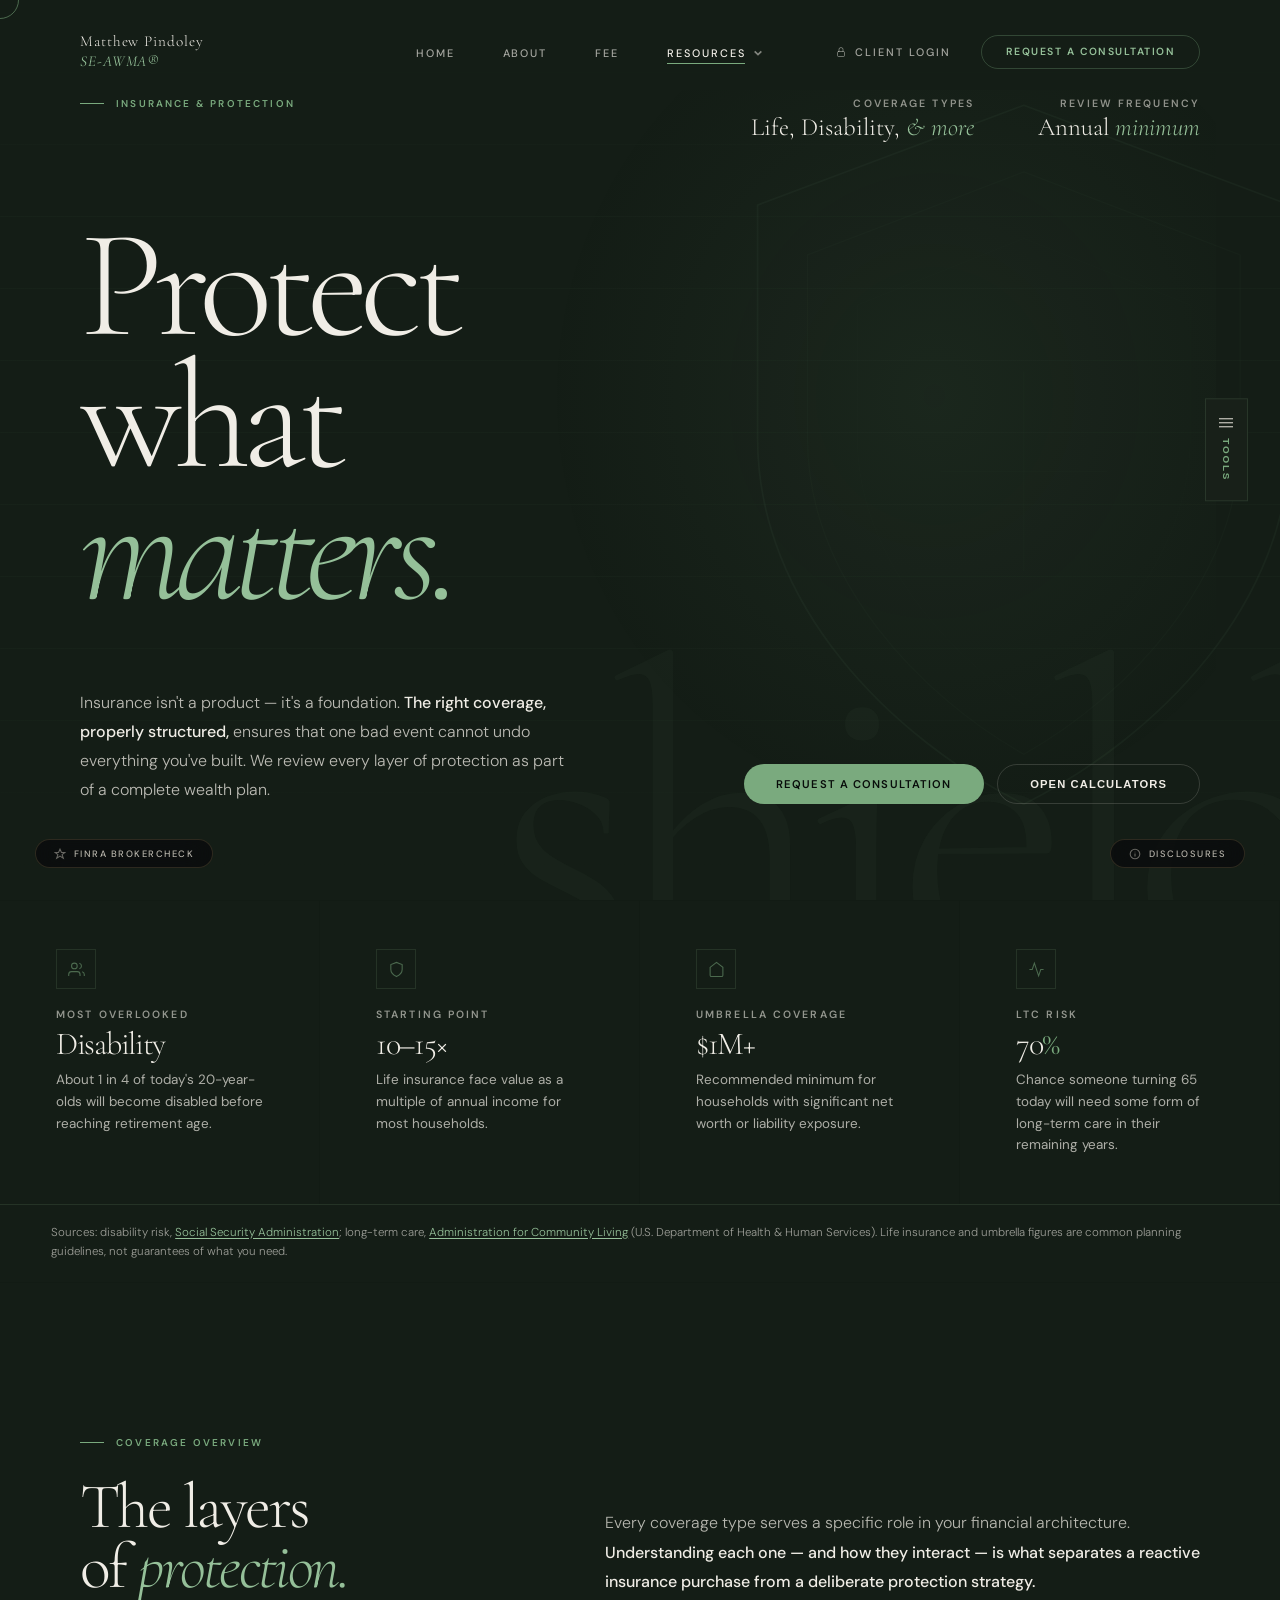
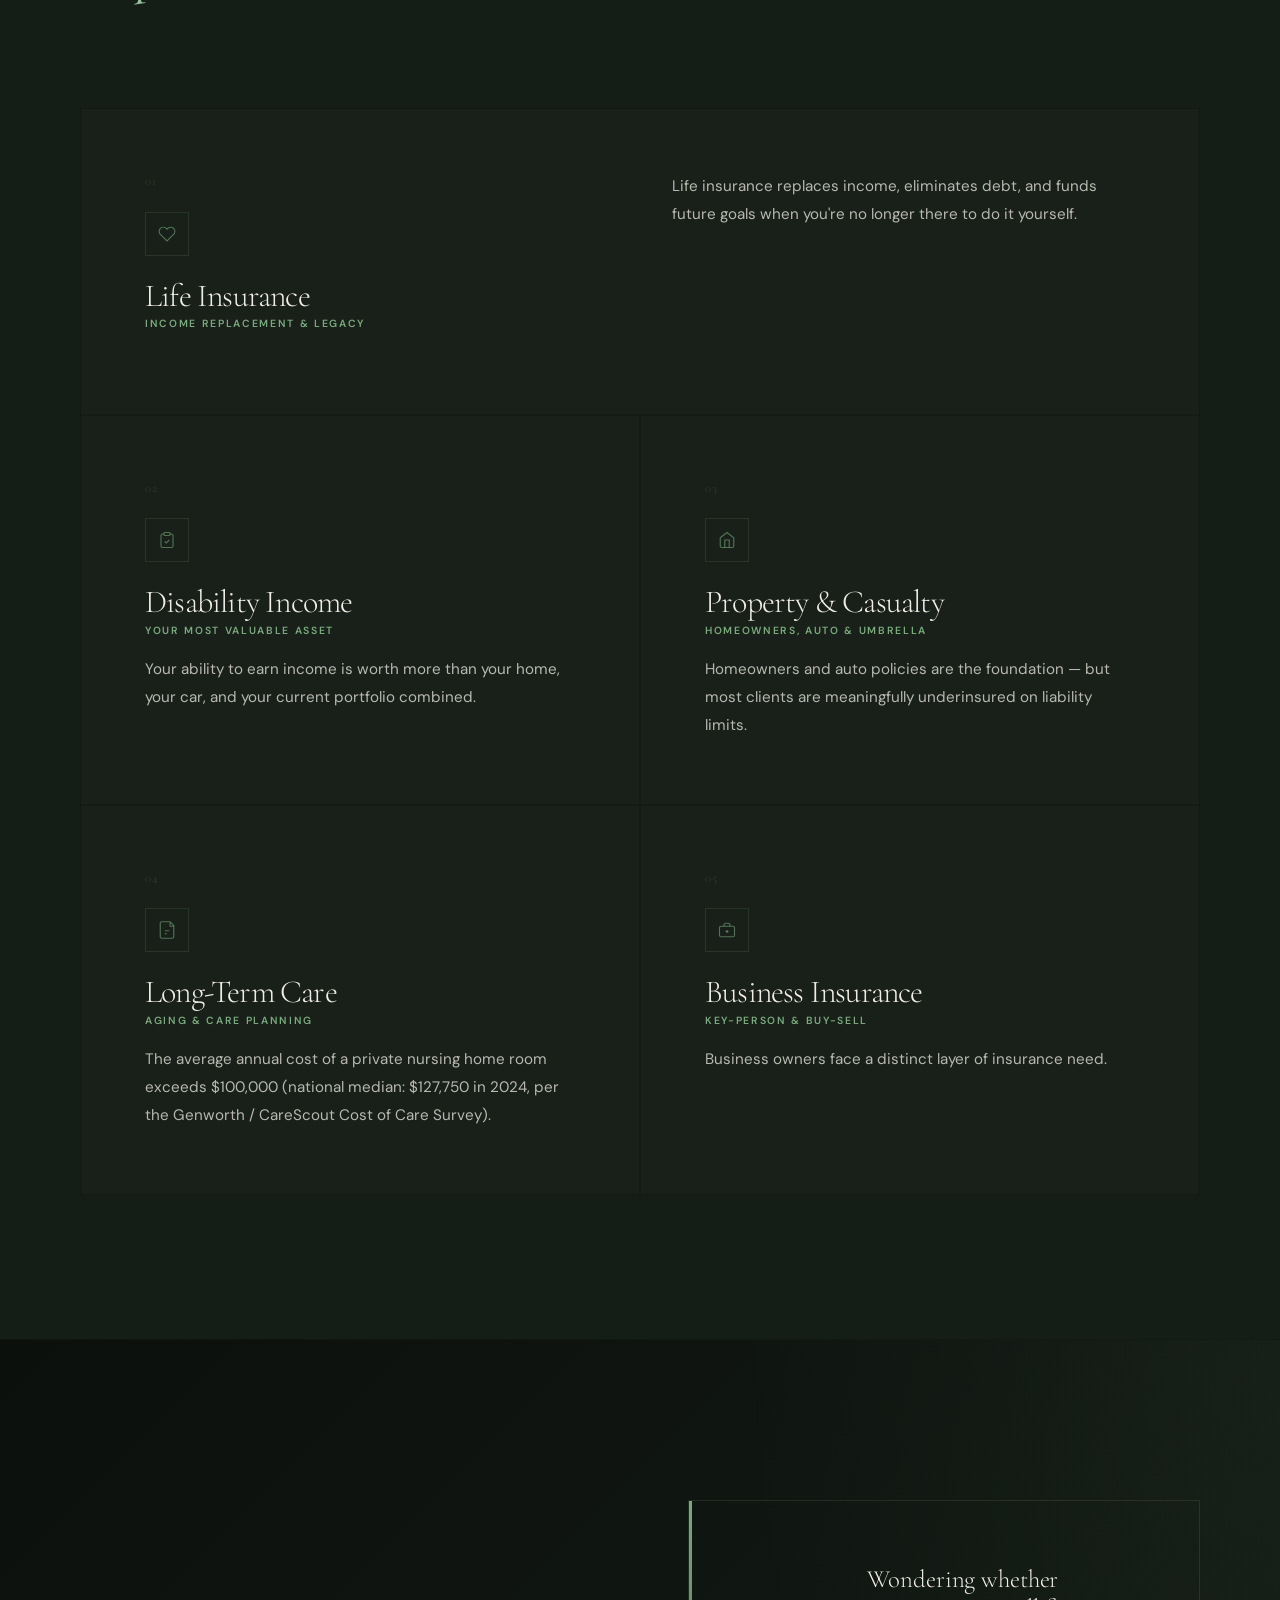
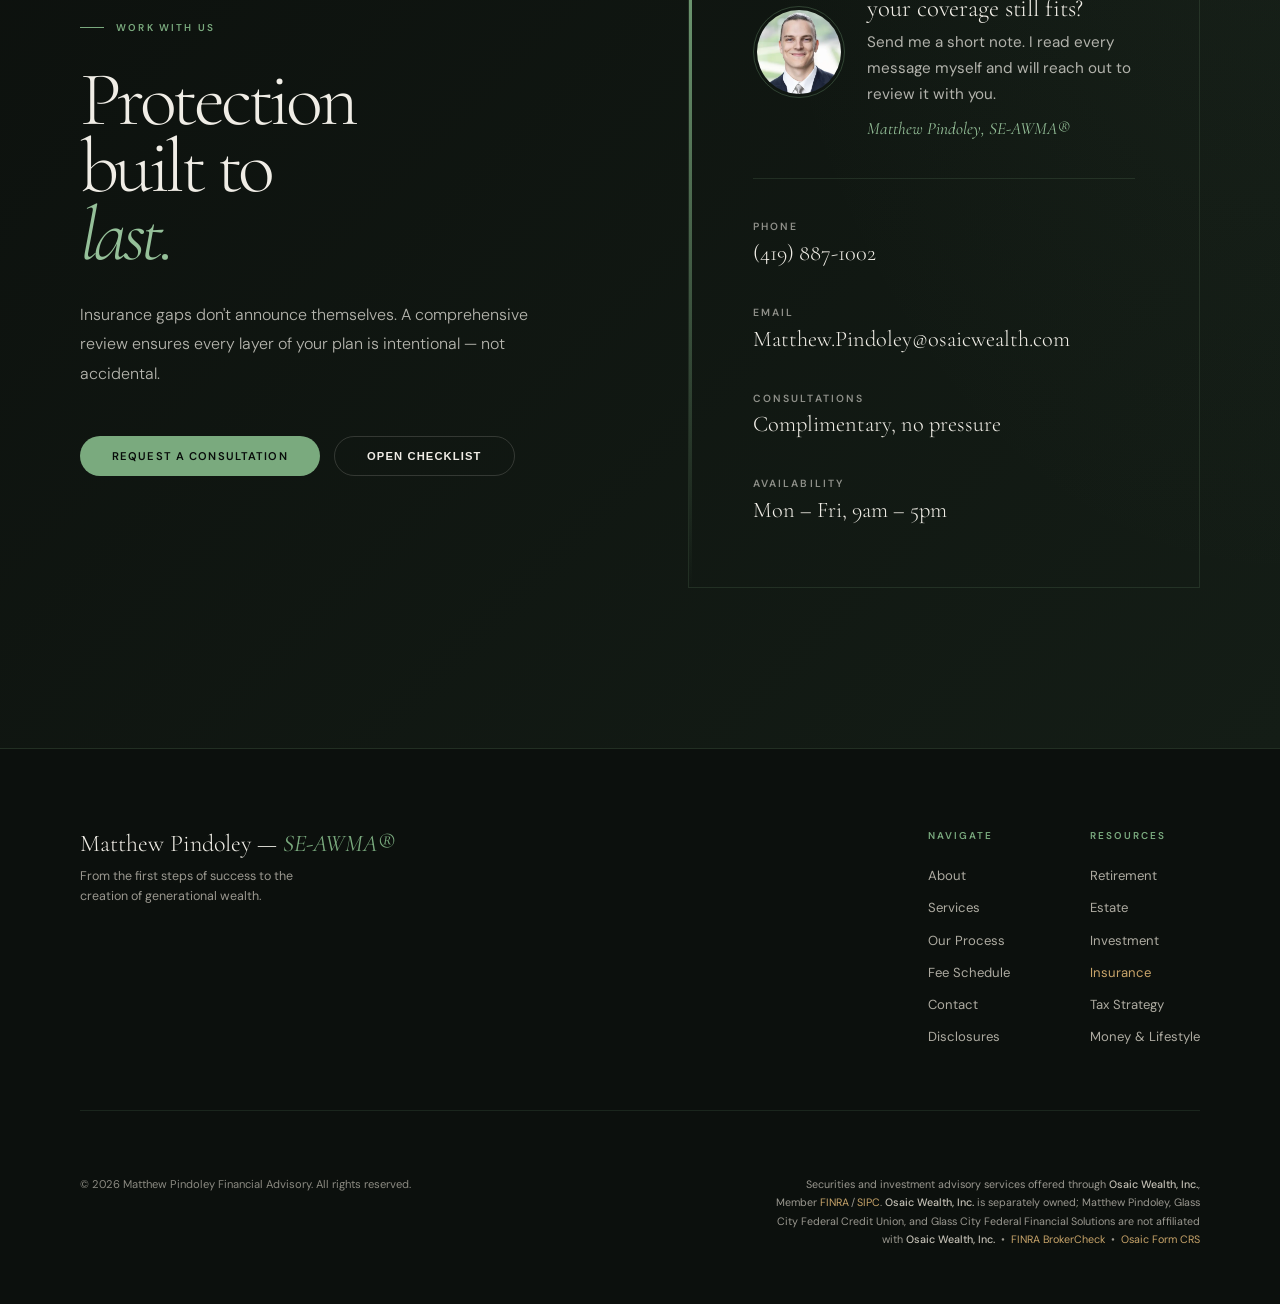
<file: resource-insurance.html>
<!DOCTYPE html>
<html lang="en">
<head>
  <meta charset="UTF-8"/>
  <meta name="viewport" content="width=device-width,initial-scale=1"/>
  <title>Insurance Strategy — Matthew Pindoley, SE-AWMA® | Toledo, Ohio</title>
  <meta name="description" content="Insurance and protection planning: life, disability, long-term care, property and umbrella coverage, with needs calculators and a coverage checklist.">
  <link rel="canonical" href="https://matthewpindoley.com/resource-insurance.html">
  <link rel="icon" type="image/png" href="favicon.png">
  <meta property="og:type" content="website">
  <meta property="og:url" content="https://matthewpindoley.com/resource-insurance.html">
  <meta property="og:site_name" content="Matthew Pindoley — SE-AWMA®">
  <meta property="og:title" content="Insurance Strategy — Matthew Pindoley, SE-AWMA® | Toledo, Ohio">
  <meta property="og:description" content="Insurance and protection planning: life, disability, long-term care, property and umbrella coverage, with needs calculators and a coverage checklist.">
  <meta property="og:image" content="https://res.cloudinary.com/dfabtxqiy/image/upload/q_auto:good,w_1200/v1772661877/headshot_ztmhku.jpg">
  <meta name="twitter:card" content="summary_large_image">
  <link rel="preconnect" href="https://fonts.googleapis.com">
  <link rel="preconnect" href="https://fonts.gstatic.com" crossorigin>
  <link href="https://fonts.googleapis.com/css2?family=Cormorant+Garamond:ital,wght@0,300;0,400;0,600;1,300;1,400&family=DM+Sans:opsz,wght@9..40,300;9..40,400;9..40,500;9..40,600&display=swap" rel="stylesheet">
<style>
:root{
  /* Insurance palette — deep forest / obsidian with sage accent */
  --ink:#080c0a;--ink2:#0c100d;--ink3:#101410;
  --forest:#141d16;--forest2:#182019;
  --ivory:#f0ede6;--ivory2:#e8e4dc;--ivory3:#dedad0;
  --sage:#7aaa7e;--sage2:#95c099;--sage3:rgba(122,170,126,.13);
  --paper:#f3f1eb;--paper2:#ece9e1;
  --muted:rgba(240,237,230,.36);--border:rgba(122,170,126,.16);--border2:rgba(122,170,126,.3);
  --im:rgba(8,12,10,.44);--ib:rgba(8,12,10,.09);--ib2:rgba(8,12,10,.05);
  --ff:'Cormorant Garamond',Georgia,serif;
  --fb:'DM Sans',system-ui,sans-serif;
  --e1:cubic-bezier(.16,1,.3,1);--e2:cubic-bezier(.22,.9,.25,1);
}
*,*::before,*::after{box-sizing:border-box;margin:0;padding:0}
html{font-size:16px;overflow-x:hidden}
body{font-family:var(--fb);background:var(--forest);color:var(--ivory);
  -webkit-font-smoothing:antialiased;overflow-x:hidden;cursor:none}
a{color:inherit;text-decoration:none}

/* GRAIN */
#grain{position:fixed;inset:0;z-index:9998;pointer-events:none;opacity:.028;
  background-image:url("data:image/svg+xml,%3Csvg viewBox='0 0 200 200' xmlns='https://www.w3.org/2000/svg'%3E%3Cfilter id='n'%3E%3CfeTurbulence type='fractalNoise' baseFrequency='0.85' numOctaves='4' stitchTiles='stitch'/%3E%3C/filter%3E%3Crect width='100%25' height='100%25' filter='url(%23n)'/%3E%3C/svg%3E");
  background-size:160px;animation:grn .08s steps(1) infinite}
@keyframes grn{0%{transform:translate(0,0)}20%{transform:translate(-4%,-3%)}40%{transform:translate(3%,5%)}60%{transform:translate(-2%,2%)}80%{transform:translate(5%,-4%)}100%{transform:translate(0,0)}}

/* CURSOR */
#cur{position:fixed;top:0;left:0;width:8px;height:8px;border-radius:50%;
  background:var(--sage);pointer-events:none;z-index:10000;
  transform:translate(-50%,-50%);
  transition:width .3s var(--e1),height .3s var(--e1)}
#cur-r{position:fixed;top:0;left:0;width:38px;height:38px;border-radius:50%;
  border:1px solid rgba(122,170,126,.55);pointer-events:none;z-index:9999;
  transform:translate(-50%,-50%);
  transition:width .35s var(--e1),height .35s var(--e1),border-color .3s}
body.hov #cur{width:48px;height:48px;opacity:.1}
body.hov #cur-r{width:68px;height:68px;border-color:var(--sage)}
body.pressing #cur{width:22px;height:22px}

/* ─── NAV ─────────────────────────────────────────────── */

/* MOBILE DRAWER */

/* ─── HERO ──────────────────────────────────────────── */
#hero{min-height:100svh;background:var(--forest);
  display:flex;flex-direction:column;justify-content:flex-end;
  padding:5rem 5rem 6rem;position:relative;overflow:hidden}

/* Shield geometry bg */
.hero-geo{position:absolute;inset:0;z-index:0;pointer-events:none;overflow:hidden}
.hero-geo svg{position:absolute;right:-6%;top:8%;width:52%;opacity:.055}

/* Radial glow */
.hero-glow{position:absolute;top:10%;right:5%;width:55%;height:85%;
  background:radial-gradient(ellipse at 60% 40%,rgba(122,170,126,.07) 0%,transparent 65%);
  pointer-events:none;z-index:1}

/* Subtle horizontal lines — blueprint feel */
.hero-lines{position:absolute;inset:0;z-index:1;pointer-events:none;
  background-image:linear-gradient(rgba(122,170,126,.03) 1px,transparent 1px);
  background-size:100% 72px;
  mask-image:linear-gradient(to bottom,transparent 0%,black 25%,black 75%,transparent 100%)}

.hero-ghost{position:absolute;bottom:-9rem;right:-3rem;
  font-family:var(--ff);font-size:clamp(18rem,34vw,48rem);font-weight:300;
  color:rgba(122,170,126,.04);line-height:1;letter-spacing:-.06em;
  pointer-events:none;user-select:none;
  opacity:0;animation:fadeIn 1.4s ease .9s forwards}

.hero-content{position:relative;z-index:2}
.hero-top{display:flex;align-items:flex-start;justify-content:space-between;
  gap:3rem;margin-bottom:5rem;
  opacity:0;animation:rUp .8s var(--e1) .4s forwards}
.hero-ey{font-size:.62rem;letter-spacing:.22em;text-transform:uppercase;
  font-weight:600;color:var(--sage);display:inline-flex;align-items:center;gap:.75rem}
.hero-ey::before{content:'';width:24px;height:1px;background:var(--sage)}
.hero-stats-top{display:flex;gap:4rem}
.hero-stat-t{text-align:right}
.hero-stat-tl{font-size:.66rem;letter-spacing:.2em;text-transform:uppercase;
  color:rgba(240,237,230,.56);font-weight:600;margin-bottom:.3rem}
.hero-stat-tv{font-family:var(--ff);font-size:1.55rem;font-weight:300;color:var(--ivory);line-height:1}
.hero-stat-tv em{color:var(--sage2);font-style:italic}

.hero-ttl{font-family:var(--ff);font-weight:300;
  font-size:clamp(5.5rem,12vw,16rem);line-height:.86;letter-spacing:-.055em;color:var(--ivory)}
.hero-ttl .ln{overflow:hidden;display:block}
.hero-ttl .wd{display:block;transform:translateY(110%);transition:transform 1.1s var(--e1)}
.hero-ttl .wd.vis{transform:translateY(0)}
.hero-ttl em{font-style:italic;color:var(--sage2)}
.hero-ttl .ln:nth-child(2) .wd{transition-delay:.1s}
.hero-ttl .ln:nth-child(3) .wd{transition-delay:.2s}

.hero-bot{display:grid;grid-template-columns:1fr 1fr;gap:4rem;
  align-items:end;margin-top:4.5rem;
  opacity:0;animation:rUp .8s var(--e1) 1.4s forwards}
.hero-desc{font-size:.92rem;line-height:1.82;color:rgba(240,237,230,.64);font-weight:300;max-width:44ch}
.hero-desc strong{color:var(--ivory);font-weight:500}
.hero-actions{display:flex;gap:.85rem;flex-wrap:wrap;justify-content:flex-end;align-items:center}

.btn-p{display:inline-flex;align-items:center;gap:.55rem;border-radius:9999px;
  font-size:.7rem;font-weight:600;letter-spacing:.1em;text-transform:uppercase;
  cursor:none;transition:transform .2s var(--e1),box-shadow .25s}
.btn-solid{padding:.82rem 2rem;background:var(--sage);color:var(--ink);border:none}
.btn-solid:hover{box-shadow:0 16px 40px rgba(122,170,126,.28)}
.btn-ghost-p{padding:.82rem 2rem;background:transparent;color:var(--ivory);
  border:1px solid rgba(240,237,230,.16)}
.btn-ghost-p:hover{border-color:var(--sage);background:rgba(122,170,126,.07);color:var(--sage2)}

/* ─── COVERAGE STRIPS ─────────────────────────────── */
#strips{border-top:1px solid var(--ib);border-bottom:1px solid var(--ib);
  display:grid;grid-template-columns:repeat(4,1fr);background:var(--forest)}
.strip-item{padding:3rem 3.5rem;border-right:1px solid var(--ib);
  position:relative;overflow:hidden;transition:background .35s}
.strip-item:last-child{border-right:none}
.strip-item:hover{background:rgba(122,170,126,.04)}
.strip-item::after{content:'';position:absolute;top:0;left:0;width:100%;height:2px;
  background:linear-gradient(90deg,var(--sage),transparent);
  transform:scaleX(0);transform-origin:left;transition:transform .5s var(--e1)}
.strip-item:hover::after{transform:scaleX(1)}
.strip-icon{width:40px;height:40px;border:1px solid var(--border);
  display:flex;align-items:center;justify-content:center;margin-bottom:1.2rem;
  transition:border-color .3s,background .3s}
.strip-item:hover .strip-icon{border-color:var(--sage2);background:rgba(122,170,126,.07)}
.strip-icon svg{width:17px;height:17px;color:rgba(122,170,126,.55)}
.strip-lbl{font-size:.66rem;letter-spacing:.2em;text-transform:uppercase;
  color:rgba(240,237,230,.58);font-weight:600;margin-bottom:.4rem}
.strip-val{font-family:var(--ff);font-weight:300;
  font-size:clamp(1.5rem,2.5vw,2.4rem);color:var(--ivory);
  line-height:1;letter-spacing:-.04em}
.strip-val em{color:var(--sage);font-style:normal}
.strip-note{font-size:.76rem;line-height:1.62;color:rgba(240,237,230,.58);margin-top:.6rem;font-weight:300}
.strip-sources{grid-column:1/-1;margin:0;padding:1.1rem clamp(1.5rem,4vw,3.5rem) 1.3rem;border-top:1px solid var(--border);
  font-size:.72rem;line-height:1.65;color:rgba(240,237,230,.62);font-weight:300}
.strip-sources a{color:var(--sage2);text-decoration:underline;text-underline-offset:2px}

/* ─── COVERAGE TYPES ─────────────────────────────── */
#coverage{padding:9rem 5rem;background:var(--forest)}
.cov-hd{display:grid;grid-template-columns:1fr 1.5fr;gap:8rem;align-items:end;margin-bottom:7rem}
.cov-ey{font-size:.62rem;letter-spacing:.22em;text-transform:uppercase;
  color:var(--sage);font-weight:600;margin-bottom:1.8rem;
  display:inline-flex;align-items:center;gap:.75rem}
.cov-ey::before{content:'';width:24px;height:1px;background:var(--sage)}
.cov-h{font-family:var(--ff);font-weight:300;
  font-size:clamp(2.8rem,5vw,6rem);line-height:.93;letter-spacing:-.04em;color:var(--ivory)}
.cov-h em{font-style:italic;color:var(--sage2)}
.cov-sub{font-size:.88rem;line-height:1.84;color:rgba(240,237,230,.62);font-weight:300;align-self:end}
.cov-sub strong{color:var(--ivory);font-weight:500}

.cov-grid{display:grid;grid-template-columns:1fr 1fr;gap:2px;
  border:1px solid var(--ib);background:var(--ib);overflow:hidden}
.cov-card{background:var(--forest2);padding:4rem;position:relative;overflow:hidden;
  transition:background .35s}
.cov-card:hover{background:rgba(122,170,126,.04)}
.cov-card::before{content:'';position:absolute;left:0;top:0;width:3px;height:100%;
  background:linear-gradient(to bottom,var(--sage),transparent);
  transform:scaleY(0);transform-origin:top;transition:transform .45s var(--e1)}
.cov-card:hover::before{transform:scaleY(1)}
.cov-num{font-family:var(--ff);font-size:.8rem;color:rgba(122,170,126,.22);
  font-weight:300;letter-spacing:.05em;margin-bottom:1.4rem}
.cov-card-icon{width:44px;height:44px;border:1px solid var(--border);
  display:flex;align-items:center;justify-content:center;margin-bottom:1.5rem;
  transition:border-color .3s,background .3s}
.cov-card:hover .cov-card-icon{border-color:var(--sage2);background:rgba(122,170,126,.07)}
.cov-card-icon svg{width:18px;height:18px;color:rgba(122,170,126,.6)}
.cov-title{font-family:var(--ff);font-weight:300;
  font-size:clamp(1.6rem,2.5vw,2.2rem);letter-spacing:-.025em;
  color:var(--ivory);margin-bottom:.35rem;line-height:1}
.cov-type{font-size:.65rem;letter-spacing:.16em;text-transform:uppercase;
  color:var(--sage);font-weight:600;margin-bottom:1.2rem}
.cov-body{font-size:.86rem;line-height:1.84;color:rgba(240,237,230,.62);font-weight:300}
.cov-body strong{color:var(--ivory);font-weight:500}
/* Full-width card variant */
.cov-card.wide{grid-column:1/-1;display:grid;grid-template-columns:1fr 1fr;gap:4rem}
.cov-card.wide .cov-body{align-self:start}

/* ─── NEEDS ANALYSIS BAND ─────────────────────────── */
#needs-band{padding:5rem;border-top:1px solid var(--ib);border-bottom:1px solid var(--ib);
  background:var(--forest2);display:grid;grid-template-columns:auto 1fr auto;
  align-items:center;gap:4rem;position:relative;overflow:hidden}
#needs-band::after{content:'';position:absolute;top:50%;right:0;
  transform:translateY(-50%);
  width:35%;height:200%;
  background:radial-gradient(ellipse at right center,rgba(122,170,126,.05) 0%,transparent 65%);
  pointer-events:none}
.nb-icon{width:58px;height:58px;border:1px solid var(--border2);
  display:flex;align-items:center;justify-content:center;flex-shrink:0;position:relative;z-index:1}
.nb-icon svg{width:24px;height:24px;color:var(--sage)}
.nb-label{font-size:.65rem;letter-spacing:.2em;text-transform:uppercase;
  color:var(--sage);font-weight:600;margin-bottom:.5rem;position:relative;z-index:1}
.nb-title{font-family:var(--ff);font-weight:300;
  font-size:clamp(1.4rem,2.2vw,2.1rem);letter-spacing:-.02em;color:var(--ivory);line-height:1.15;position:relative;z-index:1}
.nb-body{font-size:.86rem;line-height:1.75;color:rgba(240,237,230,.62);margin-top:.6rem;font-weight:300;max-width:58ch;position:relative;z-index:1}
.nb-body strong{color:var(--ivory);font-weight:500}
.nb-cta{flex-shrink:0;position:relative;z-index:1}

/* ─── LIFE EVENTS ─────────────────────────────────── */
#events{padding:9rem 5rem;background:var(--forest);border-top:1px solid var(--ib)}
.ev-hd{margin-bottom:6rem}
.ev-ey{font-size:.62rem;letter-spacing:.22em;text-transform:uppercase;
  color:var(--sage);font-weight:600;margin-bottom:1.8rem;
  display:inline-flex;align-items:center;gap:.75rem}
.ev-ey::before{content:'';width:24px;height:1px;background:var(--sage)}
.ev-h{font-family:var(--ff);font-weight:300;
  font-size:clamp(2.5rem,4.5vw,5.5rem);line-height:.95;letter-spacing:-.04em;color:var(--ivory)}
.ev-h em{font-style:italic;color:var(--sage2)}
.ev-sub{font-size:.87rem;color:rgba(240,237,230,.62);font-weight:300;
  margin-top:1.2rem;max-width:48ch;line-height:1.72}

.ev-list{border-top:1px solid var(--ib)}
.ev-row{display:grid;grid-template-columns:3.5rem 1fr 1.5fr;gap:3rem;
  padding:3rem 0;border-bottom:1px solid var(--ib);
  align-items:start;transition:padding-left .35s var(--e1);cursor:default}
.ev-row:hover{padding-left:1.2rem}
.ev-n{font-family:var(--ff);font-size:.82rem;color:rgba(122,170,126,.25);font-weight:300;letter-spacing:.05em;padding-top:.25rem}
.ev-title{font-family:var(--ff);font-weight:300;
  font-size:clamp(1.6rem,2.8vw,2.6rem);letter-spacing:-.025em;color:var(--ivory);line-height:1}
.ev-title em{font-style:italic;color:var(--sage2)}
.ev-body{font-size:.87rem;line-height:1.84;color:rgba(240,237,230,.62);font-weight:300;padding-top:.3rem}
.ev-body strong{color:var(--ivory);font-weight:500}

/* ─── FAQ ─────────────────────────────────────────── */
#faq{padding:9rem 5rem;background:var(--forest2);border-top:1px solid var(--ib)}
.faq-hd{display:grid;grid-template-columns:1fr 1.8fr;gap:5rem;align-items:start;margin-bottom:6rem}
.faq-ey{font-size:.62rem;letter-spacing:.22em;text-transform:uppercase;
  color:var(--sage);font-weight:600;margin-bottom:1.8rem;
  display:inline-flex;align-items:center;gap:.75rem}
.faq-ey::before{content:'';width:24px;height:1px;background:var(--sage)}
.faq-h{font-family:var(--ff);font-weight:300;
  font-size:clamp(2.5rem,4.5vw,5.5rem);line-height:.95;letter-spacing:-.04em;color:var(--ivory)}
.faq-h em{font-style:italic;color:var(--sage2)}
.faq-side{font-size:.87rem;line-height:1.82;color:rgba(240,237,230,.62);font-weight:300;padding-top:6.5rem}
.faq-side strong{color:var(--ivory);font-weight:500}
.faq-list{border-top:1px solid var(--ib)}
.faq-item{border-bottom:1px solid var(--ib)}
.faq-q{display:flex;align-items:baseline;justify-content:space-between;
  width:100%;padding:2rem 0;background:transparent;border:none;cursor:none;
  text-align:left;font-family:var(--ff);font-size:clamp(1.2rem,2vw,1.75rem);
  font-weight:300;color:var(--ivory);letter-spacing:-.015em;gap:2rem;transition:color .2s}
.faq-q:hover{color:var(--sage2)}
.fq-i{font-size:.65rem;letter-spacing:.12em;color:rgba(240,237,230,.28);font-family:var(--fb);
  text-transform:uppercase;font-weight:500;flex-shrink:0;width:2.5rem}
.fq-arr{flex-shrink:0;width:24px;height:24px;border:1px solid rgba(122,170,126,.18);
  border-radius:50%;display:flex;align-items:center;justify-content:center;
  transition:transform .35s var(--e1),border-color .25s,background .25s}
.faq-q[aria-expanded="true"] .fq-arr{transform:rotate(45deg);border-color:var(--sage);background:var(--sage)}
.faq-q[aria-expanded="true"] .fq-arr svg{color:var(--ink)}
.fq-arr svg{width:10px;height:10px;color:rgba(122,170,126,.4);transition:color .25s}
.faq-panel{max-height:0;overflow:hidden;transition:max-height .42s cubic-bezier(.2,.9,.2,1)}
.faq-panel.open{max-height:500px}
.faq-ans{padding:.2rem 0 2.5rem 3.5rem;font-size:.87rem;line-height:1.88;
  color:rgba(240,237,230,.62);font-weight:300;max-width:70ch}
.faq-ans strong{color:var(--ivory);font-weight:500}

/* ─── CTA ─────────────────────────────────────────── */
#cta{padding:10rem 5rem;border-top:1px solid var(--ib);
  background:linear-gradient(135deg,var(--ink2) 0%,var(--forest) 100%);
  display:grid;grid-template-columns:1fr 1fr;gap:6rem;align-items:center;
  position:relative;overflow:hidden}
#cta::before{content:'';position:absolute;top:0;right:0;
  width:50%;height:100%;
  background:radial-gradient(ellipse at right top,rgba(122,170,126,.06) 0%,transparent 60%);
  pointer-events:none}
.cta-ey{font-size:.62rem;letter-spacing:.22em;text-transform:uppercase;
  color:var(--sage);font-weight:600;margin-bottom:2rem;
  display:inline-flex;align-items:center;gap:.75rem}
.cta-ey::before{content:'';width:24px;height:1px;background:var(--sage)}
.cta-h{font-family:var(--ff);font-weight:300;
  font-size:clamp(3rem,6vw,7.5rem);line-height:.88;letter-spacing:-.055em;color:var(--ivory)}
.cta-h em{font-style:italic;color:var(--sage2)}
.cta-p{font-size:.88rem;line-height:1.82;color:rgba(240,237,230,.62);font-weight:300;
  margin-top:2rem;max-width:42ch}
.cta-acts{display:flex;gap:.9rem;flex-wrap:wrap;margin-top:3rem}
.cta-right{padding:4rem;border:1px solid var(--border);position:relative;overflow:hidden}
.cta-right::before{content:'';position:absolute;top:0;left:0;width:3px;height:100%;
  background:linear-gradient(to bottom,var(--sage),transparent)}
.cta-dets{display:flex;flex-direction:column;gap:2.5rem;position:relative;z-index:1}
.cta-dl{font-size:.65rem;letter-spacing:.2em;text-transform:uppercase;
  color:rgba(240,237,230,.56);font-weight:600;margin-bottom:.35rem}
.cta-dv{font-family:var(--ff);font-size:1.4rem;font-weight:300;color:var(--ivory)}
.cta-dv a{transition:color .2s}.cta-dv a:hover{color:var(--sage2)}

/* ─── SIDEBAR ─────────────────────────────────────── */
#sb-trigger{position:fixed;right:2rem;top:50%;transform:translateY(-50%);
  z-index:600;display:flex;flex-direction:column;align-items:center;gap:0;
  background:var(--forest2);border:1px solid var(--border);cursor:none;
  padding:1.2rem .85rem;
  transition:background .3s,transform .35s var(--e1),border-color .3s}
#sb-trigger:hover{background:var(--forest);border-color:var(--border2)}
#sb-trigger.nudge{animation:nudge 2.5s var(--e1) 3s 1}
@keyframes nudge{0%,100%{transform:translateY(-50%) translateX(0)}30%{transform:translateY(-50%) translateX(-8px)}60%{transform:translateY(-50%) translateX(-4px)}}
.sb-trig-label{font-size:.62rem;letter-spacing:.18em;text-transform:uppercase;
  color:var(--sage);font-weight:600;writing-mode:vertical-rl;margin-top:.7rem}
.sb-trig-icon{display:flex;flex-direction:column;gap:3px}
.sb-trig-icon span{display:block;width:14px;height:1px;background:var(--ivory2);
  transition:width .25s var(--e1)}
#sb-trigger:hover .sb-trig-icon span:nth-child(2){width:10px}
#sb-trigger:hover .sb-trig-icon span:nth-child(3){width:6px}

#sb-overlay{position:fixed;inset:0;z-index:880;background:rgba(0,0,0,.55);
  opacity:0;pointer-events:none;transition:opacity .35s;backdrop-filter:blur(4px)}
#sb-overlay.open{opacity:1;pointer-events:auto}

#sb-panel{position:fixed;right:0;top:0;bottom:0;z-index:900;
  width:min(520px,92vw);background:var(--paper);
  border-left:1px solid rgba(122,170,126,.1);
  transform:translateX(100%);transition:transform .55s var(--e1);
  display:flex;flex-direction:column;overflow:hidden}
#sb-panel.open{transform:translateX(0)}

.sb-head{background:var(--ink2);padding:2.5rem;display:flex;align-items:center;
  justify-content:space-between;flex-shrink:0;border-bottom:1px solid rgba(122,170,126,.1)}
.sb-title{font-family:var(--ff);font-size:1.6rem;font-weight:300;color:var(--ivory);letter-spacing:-.025em}
.sb-title em{font-style:italic;color:var(--sage2)}
.sb-close{width:36px;height:36px;border:1px solid rgba(122,170,126,.15);
  background:transparent;cursor:none;display:flex;align-items:center;justify-content:center;
  transition:border-color .2s,background .2s}
.sb-close:hover{border-color:var(--sage);background:rgba(122,170,126,.08)}
.sb-close svg{width:14px;height:14px;color:rgba(240,237,230,.4)}

.sb-tabs{display:flex;border-bottom:1px solid rgba(8,12,10,.08);flex-shrink:0;background:var(--paper)}
.sb-tab{flex:1;padding:1.1rem;font-size:.65rem;letter-spacing:.18em;text-transform:uppercase;
  font-weight:600;color:rgba(8,12,10,.48);background:transparent;border:none;cursor:none;
  border-bottom:2px solid transparent;transition:color .2s,border-color .2s}
.sb-tab:hover{color:var(--ink)}
.sb-tab.active{color:var(--ink);border-bottom-color:var(--sage)}

.sb-body{flex:1;overflow-y:auto;padding:2.5rem;scrollbar-width:thin;scrollbar-color:rgba(8,12,10,.1) transparent}
.sb-body::-webkit-scrollbar{width:4px}
.sb-body::-webkit-scrollbar-thumb{background:rgba(8,12,10,.1)}
.sb-pane{display:none}.sb-pane.active{display:block}

.sb-res-item{display:flex;align-items:center;gap:1rem;
  padding:1.1rem 0;border-bottom:1px solid rgba(8,12,10,.05);
  transition:padding-left .3s var(--e1)}
.sb-res-item:last-child{border-bottom:none}
.sb-res-item:hover{padding-left:.6rem}
.sb-res-item.current{opacity:.5;pointer-events:none}
.sb-res-icon{width:36px;height:36px;border:1px solid rgba(8,12,10,.08);
  display:flex;align-items:center;justify-content:center;flex-shrink:0;
  transition:border-color .2s,background .2s}
.sb-res-item:hover .sb-res-icon{border-color:var(--sage);background:rgba(122,170,126,.07)}
.sb-res-icon svg{width:14px;height:14px;color:rgba(8,12,10,.38)}
.sb-res-name{font-family:var(--ff);font-size:1.25rem;font-weight:300;color:var(--ink);letter-spacing:-.015em}
.sb-res-desc{font-size:.72rem;color:rgba(8,12,10,.4);margin-top:.1rem}
.sb-res-arr{margin-left:auto;opacity:0;transition:opacity .2s;flex-shrink:0}
.sb-res-arr svg{width:12px;height:12px;color:var(--sage)}
.sb-res-item:hover .sb-res-arr{opacity:1}

/* Checklist */
.sb-ck-section{margin-bottom:2.5rem}
.sb-ck-title{font-size:.65rem;letter-spacing:.2em;text-transform:uppercase;
  color:var(--sage);font-weight:600;margin-bottom:1rem;
  display:flex;align-items:center;gap:.65rem}
.sb-ck-title::before{content:'';width:16px;height:1px;background:var(--sage)}
.sb-ck-item{display:flex;align-items:flex-start;gap:.85rem;
  padding:.7rem 0;border-bottom:1px solid rgba(8,12,10,.05);cursor:none}
.sb-ck-item:last-child{border-bottom:none}
.sb-ck-box{width:18px;height:18px;border:1px solid rgba(8,12,10,.18);
  flex-shrink:0;margin-top:.1rem;position:relative;transition:border-color .2s,background .2s;cursor:none}
.sb-ck-item.done .sb-ck-box{border-color:var(--sage);background:var(--sage)}
.sb-ck-item.done .sb-ck-box::after{content:'';position:absolute;inset:0;
  background:url("data:image/svg+xml,%3Csvg viewBox='0 0 12 12' xmlns='http://www.w3.org/2000/svg'%3E%3Cpath d='M2 6l3 3 5-5' stroke='%23080c0a' stroke-width='1.5' fill='none' stroke-linecap='round'/%3E%3C/svg%3E") center/10px no-repeat}
.sb-ck-text{font-size:.84rem;line-height:1.6;color:rgba(8,12,10,.56);font-weight:300}
.sb-ck-text strong{color:var(--ink);font-weight:500}
.sb-ck-item.done .sb-ck-text{color:rgba(8,12,10,.25);text-decoration:line-through;text-decoration-color:rgba(8,12,10,.18)}
.sb-ck-prog{margin-bottom:2rem}
.sb-ck-prog-label{display:flex;justify-content:space-between;align-items:center;
  font-size:.62rem;letter-spacing:.1em;text-transform:uppercase;
  color:rgba(8,12,10,.4);font-weight:500;margin-bottom:.65rem}
.sb-ck-prog-bar{height:3px;background:rgba(8,12,10,.07);overflow:hidden}
.sb-ck-prog-fill{height:100%;background:linear-gradient(90deg,var(--sage),var(--sage2));
  width:0;transition:width .6s var(--e1)}

/* Tools */
.sb-tool-card{padding:1.6rem;border:1px solid rgba(8,12,10,.09);margin-bottom:1rem;
  transition:border-color .3s,background .3s;position:relative;overflow:hidden}
.sb-tool-card:hover{border-color:rgba(122,170,126,.22);background:rgba(122,170,126,.03)}
.sb-tool-title{font-family:var(--ff);font-size:1.2rem;font-weight:300;color:var(--ink);
  margin-bottom:.3rem;letter-spacing:-.015em}
.sb-tool-desc{font-size:.78rem;color:rgba(8,12,10,.44);font-weight:300;line-height:1.65;margin-bottom:1.2rem}
.sb-tool-btn{display:inline-flex;align-items:center;gap:.5rem;font-size:.65rem;
  letter-spacing:.14em;text-transform:uppercase;font-weight:600;
  color:var(--ink);border:1px solid rgba(8,12,10,.18);
  padding:.55rem 1.2rem;background:transparent;cursor:none;
  transition:border-color .2s,background .2s,color .2s}
.sb-tool-btn:hover{border-color:var(--sage);background:rgba(122,170,126,.07);color:#2a6b2e}
.sb-tool-input{width:100%;padding:.65rem .85rem;border:1px solid rgba(8,12,10,.1);
  background:var(--paper);font-family:var(--fb);font-size:.85rem;color:var(--ink);
  outline:none;transition:border-color .2s;margin-bottom:.6rem}
.sb-tool-input:focus{border-color:var(--sage)}
.sb-tool-select{width:100%;padding:.65rem .85rem;border:1px solid rgba(8,12,10,.1);
  background:var(--paper);font-family:var(--fb);font-size:.85rem;color:var(--ink);
  outline:none;transition:border-color .2s;margin-bottom:.6rem;appearance:none}
.sb-tool-select:focus{border-color:var(--sage)}
.sb-tool-result{margin-top:1rem;padding:1rem 1.2rem;font-size:.8rem;line-height:1.65;font-weight:300}
.sb-r-ok{background:rgba(122,170,126,.09);border:1px solid rgba(122,170,126,.24);color:var(--ink)}
.sb-r-warn{background:rgba(200,80,50,.05);border:1px solid rgba(200,80,50,.18);color:var(--ink)}
.sb-r-info{background:rgba(8,12,10,.04);border:1px solid rgba(8,12,10,.1);color:var(--ink)}
.sb-tool-lbl{font-size:.65rem;letter-spacing:.18em;text-transform:uppercase;
  color:rgba(8,12,10,.52);font-weight:600;display:block;margin-bottom:.35rem}
.sb-tool-section{margin-bottom:1.5rem}
.sb-tool-row{display:grid;grid-template-columns:1fr 1fr;gap:.75rem}

/* ─── REVEAL ─────────────────────────────────────── */
.rv{opacity:0;transform:translateY(28px);transition:opacity .9s var(--e1),transform .9s var(--e1)}
.rv.vis{opacity:1;transform:translateY(0)}
.rv-l{opacity:0;transform:translateX(-24px);transition:opacity .9s var(--e1),transform .9s var(--e1)}
.rv-l.vis{opacity:1;transform:translateX(0)}
.d1{transition-delay:.1s}.d2{transition-delay:.2s}.d3{transition-delay:.3s}.d4{transition-delay:.4s}

@keyframes rUp{from{opacity:0;transform:translateY(18px)}to{opacity:1;transform:translateY(0)}}
@keyframes fadeIn{to{opacity:1}}

/* ─── RESPONSIVE ──────────────────────────────────── */
@media(max-width:1100px){
    #hero,#coverage,#events,#needs-band,#faq,#cta,footer{padding-left:2.5rem;padding-right:2.5rem}
  #hero{padding-bottom:4rem}
  .cov-hd{grid-template-columns:1fr;gap:3rem}
  .cov-grid{grid-template-columns:1fr}
  .cov-card.wide{grid-template-columns:1fr;gap:2rem}
  .faq-hd{grid-template-columns:1fr}.faq-side{padding-top:0}
  #cta{grid-template-columns:1fr}.cta-right{margin-top:0}
  #needs-band{grid-template-columns:auto 1fr;gap:2rem}.nb-cta{display:none}
  .ev-row{grid-template-columns:3rem 1fr}
  .ev-body{display:none}
  #strips{grid-template-columns:1fr 1fr}
  .strip-item:nth-child(2){border-right:none}
  .strip-item:nth-child(3){border-right:1px solid var(--ib);border-top:1px solid var(--ib)}
  .strip-item:nth-child(4){border-right:none;border-top:1px solid var(--ib)}
  #sb-trigger{display:none}
  .hero-stats-top{display:none}
  .hero-bot{grid-template-columns:1fr}.hero-actions{justify-content:flex-start}
}
@media(max-width:768px){
    #hero,#coverage,#events,#needs-band,#faq,#cta,footer{padding-left:1.5rem;padding-right:1.5rem}
  .hero-h{font-size:clamp(3rem,13vw,6.5rem)}
  .hero-actions{flex-wrap:wrap;gap:.75rem}
  .hero-actions .btn-p{width:100%;justify-content:center}
  .hero-meta{gap:2rem;flex-wrap:wrap}
  #strips{grid-template-columns:1fr}
  .strip-item{border-right:none;border-bottom:1px solid var(--ib)}
  .strip-item:last-child{border-bottom:none}
  .strip-item:nth-child(3){border-right:none}
  #needs-band{grid-template-columns:1fr;gap:1rem}
}
@media(max-width:480px){
    #hero,#coverage,#events,#needs-band,#faq,#cta,footer{padding-left:1.25rem;padding-right:1.25rem}
}
@media(hover:none){#cur,#cur-r{display:none}body{cursor:auto}a,button{cursor:pointer}}

.t-discuss{display:inline-flex;align-items:center;gap:.4rem;margin-top:2rem;font-size:.7rem;letter-spacing:.16em;text-transform:uppercase;font-weight:600;color:rgba(9,9,12,.3);transition:color .25s;text-decoration:none}
.t-discuss span{transition:transform .3s cubic-bezier(.16,1,.3,1)}
.t-discuss:hover{color:var(--gold)}
.t-discuss:hover span{transform:translateX(4px)}

/* ── FOOTER ── */
footer{
  background:#0c100d;
  border-top:1px solid rgba(122,170,126,.20);
  padding:5rem 5rem 3.5rem;
}
.ft-top{
  display:flex;justify-content:space-between;align-items:flex-start;
  gap:3rem;margin-bottom:4rem;padding-bottom:4rem;
  border-bottom:1px solid rgba(122,170,126,.14);
}
.ft-logo{
  font-family:'Cormorant Garamond',Georgia,serif;
  font-size:1.5rem;font-weight:300;color:#f0ede6;
}
.ft-logo b{color:#7aaa7e;font-weight:400;font-style:italic}
.ft-tg{
  font-size:.78rem;color:rgba(240,237,230,.44);
  margin-top:.55rem;max-width:28ch;line-height:1.6;
}
.ft-lks{display:flex;gap:5rem;flex-wrap:wrap}
.ft-col h4{
  font-size:.62rem;letter-spacing:.2em;text-transform:uppercase;
  color:#7aaa7e;font-weight:600;margin-bottom:1.4rem;
}
.ft-col ul{list-style:none;display:flex;flex-direction:column;gap:.7rem}
.ft-col ul a{font-size:.82rem;color:rgba(240,237,230,.46);transition:color .2s}
.ft-col ul a:hover{color:#f0ede6}
.ft-col ul a[aria-current]{color:#7aaa7e}
.ft-bot{
  display:flex;justify-content:space-between;
  align-items:flex-start;gap:1.5rem;flex-wrap:wrap;
}
.ft-cp{font-size:.7rem;color:rgba(240,237,230,.30);white-space:nowrap;padding-top:.15rem}
.ft-di{
  font-size:.67rem;color:rgba(240,237,230,.38);
  max-width:62ch;text-align:right;line-height:1.7;
}
.ft-di strong{color:rgba(240,237,230,.56);font-weight:500}
.ft-di a{color:rgba(122,170,126,.72);transition:color .2s;text-decoration:none}
.ft-di a:hover{color:#95c099}
/* ── FOOTER RESPONSIVE ── */
@media(max-width:1100px){
  footer{padding:4rem 2.5rem 3rem}
}
@media(max-width:768px){
  footer{padding:3.5rem 1.6rem 2.8rem}
  .ft-top{flex-direction:column;gap:2.5rem;margin-bottom:3rem;padding-bottom:3rem}
  .ft-lks{gap:2.5rem}
  .ft-bot{flex-direction:column;align-items:flex-start;gap:1rem}
  .ft-di{text-align:left;max-width:100%}
}
@media(max-width:480px){
  .ft-lks{flex-direction:column;gap:2rem}
  .ft-logo{font-size:1.25rem}
  .ft-di{font-size:.64rem}
}

/* ── FIXED DISCLOSURE PILL ── */
#disc-pill{
  position:fixed;bottom:2rem;right:2.2rem;z-index:900;
  display:inline-flex;align-items:center;gap:.5rem;
  padding:.46rem 1.1rem;
  border-radius:9999px;
  background:rgba(9,9,12,.72);
  backdrop-filter:blur(14px);-webkit-backdrop-filter:blur(14px);
  border:1px solid rgba(200,164,106,.18);
  font-family:'DM Sans',system-ui,sans-serif;
  font-size:.58rem;letter-spacing:.16em;text-transform:uppercase;font-weight:500;
  color:rgba(242,236,224,.38);
  text-decoration:none;
  transition:color .28s,border-color .28s,background .28s;
  cursor:none;
}
#disc-pill:hover{
  color:rgba(242,236,224,.82);
  border-color:rgba(200,164,106,.45);
  background:rgba(9,9,12,.88);
}
#disc-pill.active{
  color:#c8a46a;
  border-color:rgba(200,164,106,.45);
  background:rgba(9,9,12,.85);
}
#disc-pill svg{flex-shrink:0;opacity:.55;transition:opacity .28s}
#disc-pill:hover svg,#disc-pill.active svg{opacity:1}
@media(max-width:480px){
  #disc-pill{bottom:1.4rem;right:1.2rem;font-size:.54rem;padding:.4rem .9rem}
}
@media(hover:none){#disc-pill{cursor:pointer}}

/* ── READABILITY ─────────────────────────────────────────────
   Body copy: larger, steadier weight on small text, and contrast
   near 7:1 (was ~3:1). Headlines and ornaments are unchanged. ── */
.hero-desc{font-size:1rem;color:rgba(240,237,230,.76)}
.strip-note{font-size:.84rem;font-weight:400;color:rgba(240,237,230,.7)}
.cov-sub{font-size:1rem;color:rgba(240,237,230,.74)}
.cov-body{font-size:.95rem;font-weight:400;color:rgba(240,237,230,.74)}
.cta-p{font-size:1rem;color:rgba(240,237,230,.74)}
/* ── NAV THEME — colours for the shared navigation (assets/nav.css) ── */
:root{
  --nav-stuck-bg:rgba(12,16,13,.92);--nav-stuck-border:var(--border);
  --nav-logo:var(--ivory);--nav-mark:var(--sage2);
  --nav-link:rgba(240,237,230,.66);--nav-link-hover:var(--ivory);
  --nav-line:var(--sage);--nav-current:var(--sage2);
  --nav-btn-border:var(--border2);--nav-btn-text:var(--sage2);--nav-btn-fill:var(--sage);--nav-btn-fill-text:var(--ink);
  --nav-panel-bg:var(--forest2);--nav-panel-border:var(--border);--nav-panel-text:rgba(240,237,230,.7);
  --nav-panel-hover:var(--ivory);--nav-panel-hover-bg:rgba(122,170,126,.08);--nav-panel-divider:rgba(122,170,126,.12);
  --nav-panel-shadow:0 24px 60px rgba(0,0,0,.45),0 4px 12px rgba(0,0,0,.25);
  --nav-hbg-line:var(--sage);--nav-hbg-bg:rgba(8,12,10,.55);--nav-hbg-border:rgba(122,170,126,.2);
  --mob-bg:var(--ink2);--mob-text:var(--ivory);--mob-accent:var(--sage2);
  --mob-muted:rgba(240,237,230,.66);--mob-border:var(--border);--mob-border2:var(--border2);
}
/* ── SIGN-OFF colours ("Talk with Matthew", see assets/enhance.css) ── */
:root{--so-title:var(--ivory);--so-text:rgba(240,237,230,.72);--so-name:var(--sage2);--so-ring:var(--border2);--so-rule:var(--border)}
</style>
  <!-- sitewide experience refinements -->
  <link rel="stylesheet" href="assets/enhance.css"/>
  <link rel="stylesheet" href="assets/nav.css"/>
</head>
<body>
<div id="grain"></div>
<div id="cur"></div>
<div id="cur-r"></div>

<!-- ─── NAV ─────────────────────────────────────────── -->
<nav id="nav" aria-label="Main">
  <a href="index.html" class="nav-logo">Matthew Pindoley<br><b>SE-AWMA®</b></a>
  <ul class="nav-links">
    <li><a href="index.html">Home</a></li>
    <li><a href="index.html#about">About</a></li>
    <li><a href="fee.html">Fee</a></li>
    <li class="nav-drop">
      <button type="button" class="nav-drop-trigger active" aria-expanded="false" aria-controls="nav-resources">
        Resources
        <svg viewBox="0 0 12 12" fill="none" stroke="currentColor" stroke-width="2" width="10" height="10" aria-hidden="true"><path d="M2 4l4 4 4-4"/></svg>
      </button>
      <div class="nav-drop-panel" id="nav-resources">
        <a href="resource-retirement.html" class="nav-drop-item"><svg viewBox="0 0 24 24" fill="none" stroke="currentColor" stroke-width="1.5" aria-hidden="true"><path d="M3 3v18h18M8 17V9m4 8V5m4 12v-4"/></svg>Retirement</a>
        <a href="resource-investment.html" class="nav-drop-item"><svg viewBox="0 0 24 24" fill="none" stroke="currentColor" stroke-width="1.5" aria-hidden="true"><polyline points="22 12 18 12 15 21 9 3 6 12 2 12"/></svg>Investment</a>
        <a href="resource-estate.html" class="nav-drop-item"><svg viewBox="0 0 24 24" fill="none" stroke="currentColor" stroke-width="1.5" aria-hidden="true"><path d="M3 9l9-7 9 7v11a2 2 0 0 1-2 2H5a2 2 0 0 1-2-2z"/><polyline points="9 22 9 12 15 12 15 22"/></svg>Estate Planning</a>
        <a href="resource-tax.html" class="nav-drop-item"><svg viewBox="0 0 24 24" fill="none" stroke="currentColor" stroke-width="1.5" aria-hidden="true"><path d="M9 7H6a2 2 0 0 0-2 2v9a2 2 0 0 0 2 2h9a2 2 0 0 0 2-2v-3M18 2l4 4-10 10H8v-4L18 2z"/></svg>Tax Strategy</a>
        <a href="resource-insurance.html" class="nav-drop-item current" aria-current="page"><svg viewBox="0 0 24 24" fill="none" stroke="currentColor" stroke-width="1.5" aria-hidden="true"><path d="M12 22s8-4 8-10V5l-8-3-8 3v7c0 6 8 10 8 10z"/></svg>Insurance</a>
        <div class="nav-drop-divider" aria-hidden="true"></div>
        <a href="resource-money.html" class="nav-drop-item"><svg viewBox="0 0 24 24" fill="none" stroke="currentColor" stroke-width="1.5" aria-hidden="true"><circle cx="12" cy="12" r="10"/><path d="M12 6v6l4 2"/></svg>Money &amp; Lifestyle</a>
      </div>
    </li>
  </ul>
  <div class="nav-right">
    <a href="https://app.osaic.com/equipt/" class="nav-login" target="_blank" rel="noopener noreferrer"><svg viewBox="0 0 24 24" fill="none" stroke="currentColor" stroke-width="1.6" stroke-linecap="round" aria-hidden="true"><rect x="5" y="11" width="14" height="10" rx="2"/><path d="M8 11V7a4 4 0 0 1 8 0v4"/></svg>Client Login<span class="sr-only"> (opens Osaic’s secure site in a new tab)</span></a>
    <a href="contact.html" class="nav-btn"><span>Request a Consultation</span></a>
  </div>
  <button type="button" class="hbg" id="hbg" aria-label="Open menu" aria-controls="mob" aria-expanded="false"><i></i><i></i><i></i></button>
</nav>

<!-- MOBILE DRAWER -->
<nav id="mob" aria-label="Menu">
  <button type="button" id="mob-x" aria-label="Close menu">✕</button>
  <a href="index.html" class="mob-a">Home</a>
  <a href="index.html#about" class="mob-a">About</a>
  <a href="fee.html" class="mob-a">Fee</a>
  <div class="mob-resources">
    <div class="mob-res-label">Resources</div>
    <div class="mob-res-links">
      <a href="resource-retirement.html" class="mob-res-link">Retirement</a>
      <a href="resource-investment.html" class="mob-res-link">Investment</a>
      <a href="resource-estate.html" class="mob-res-link">Estate</a>
      <a href="resource-tax.html" class="mob-res-link">Tax</a>
      <a href="resource-insurance.html" class="mob-res-link current" aria-current="page">Insurance</a>
      <a href="resource-money.html" class="mob-res-link">Money &amp; Lifestyle</a>
    </div>
  </div>
  <a href="contact.html" class="mob-a">Contact</a>
  <a href="https://app.osaic.com/equipt/" class="mob-login" target="_blank" rel="noopener noreferrer"><svg viewBox="0 0 24 24" fill="none" stroke="currentColor" stroke-width="1.6" stroke-linecap="round" aria-hidden="true"><rect x="5" y="11" width="14" height="10" rx="2"/><path d="M8 11V7a4 4 0 0 1 8 0v4"/></svg>Client Login<span class="sr-only"> (opens Osaic’s secure site in a new tab)</span></a>
</nav>

<!-- ─── SIDEBAR TRIGGER ──────────────────────────────── -->
<button id="sb-trigger" class="nudge" aria-label="Open resources panel">
  <div class="sb-trig-icon"><span></span><span></span><span></span></div>
  <span class="sb-trig-label">Tools</span>
</button>

<!-- ─── SIDEBAR OVERLAY ─────────────────────────────── -->
<div id="sb-overlay"></div>

<!-- ─── SIDEBAR PANEL ───────────────────────────────── -->
<div id="sb-panel" role="dialog" aria-modal="true" aria-label="Insurance resources panel">
  <div class="sb-head">
    <div class="sb-title"><em>Insurance</em> Tools</div>
    <button class="sb-close" id="sb-close" aria-label="Close panel">
      <svg viewBox="0 0 16 16" fill="none" stroke="currentColor" stroke-width="1.5"><path d="M3 3l10 10M13 3L3 13"/></svg>
    </button>
  </div>
  <div class="sb-tabs">
    <button class="sb-tab active" data-pane="nav">Navigate</button>
    <button class="sb-tab" data-pane="checklist">Checklist</button>
    <button class="sb-tab" data-pane="tools">Calculators</button>
  </div>
  <div class="sb-body">

    <!-- NAV PANE -->
    <div class="sb-pane active" id="pane-nav">
      <p style="font-size:.78rem;line-height:1.72;color:rgba(8,12,10,.46);font-weight:300;margin-bottom:2rem">Browse the full resource library. Each guide is built to give you clarity on one area of your financial plan.</p>
      <a href="resource-retirement.html" class="sb-res-item">
        <div class="sb-res-icon"><svg viewBox="0 0 24 24" fill="none" stroke="currentColor" stroke-width="1.5"><path d="M3 3v18h18M8 17V9m4 8V5m4 12v-4"/></svg></div>
        <div><div class="sb-res-name">Retirement</div><div class="sb-res-desc">Income architecture &amp; withdrawal strategy</div></div>
        <div class="sb-res-arr"><svg viewBox="0 0 20 20" fill="none" stroke="currentColor" stroke-width="2"><path d="M4 10h12M10 4l6 6-6 6"/></svg></div>
      </a>
      <a href="resource-investment.html" class="sb-res-item">
        <div class="sb-res-icon"><svg viewBox="0 0 24 24" fill="none" stroke="currentColor" stroke-width="1.5"><polyline points="22 12 18 12 15 21 9 3 6 12 2 12"/></svg></div>
        <div><div class="sb-res-name">Investment</div><div class="sb-res-desc">Portfolio construction &amp; evidence-based growth</div></div>
        <div class="sb-res-arr"><svg viewBox="0 0 20 20" fill="none" stroke="currentColor" stroke-width="2"><path d="M4 10h12M10 4l6 6-6 6"/></svg></div>
      </a>
      <a href="resource-estate.html" class="sb-res-item">
        <div class="sb-res-icon"><svg viewBox="0 0 24 24" fill="none" stroke="currentColor" stroke-width="1.5"><path d="M3 9l9-7 9 7v11a2 2 0 0 1-2 2H5a2 2 0 0 1-2-2z"/><polyline points="9 22 9 12 15 12 15 22"/></svg></div>
        <div><div class="sb-res-name">Estate Planning</div><div class="sb-res-desc">Trust structures &amp; legacy architecture</div></div>
        <div class="sb-res-arr"><svg viewBox="0 0 20 20" fill="none" stroke="currentColor" stroke-width="2"><path d="M4 10h12M10 4l6 6-6 6"/></svg></div>
      </a>
      <a href="resource-tax.html" class="sb-res-item">
        <div class="sb-res-icon"><svg viewBox="0 0 24 24" fill="none" stroke="currentColor" stroke-width="1.5"><path d="M9 7H6a2 2 0 0 0-2 2v9a2 2 0 0 0 2 2h9a2 2 0 0 0 2-2v-3M18 2l4 4-10 10H8v-4L18 2z"/></svg></div>
        <div><div class="sb-res-name">Tax Strategy</div><div class="sb-res-desc">Tax-efficient investing across your lifecycle</div></div>
        <div class="sb-res-arr"><svg viewBox="0 0 20 20" fill="none" stroke="currentColor" stroke-width="2"><path d="M4 10h12M10 4l6 6-6 6"/></svg></div>
      </a>
      <a href="resource-insurance.html" class="sb-res-item current">
        <div class="sb-res-icon"><svg viewBox="0 0 24 24" fill="none" stroke="currentColor" stroke-width="1.5"><path d="M12 22s8-4 8-10V5l-8-3-8 3v7c0 6 8 10 8 10z"/></svg></div>
        <div><div class="sb-res-name" style="color:var(--sage)">Insurance</div><div class="sb-res-desc">You are here</div></div>
      </a>
      <a href="resource-money.html" class="sb-res-item">
        <div class="sb-res-icon"><svg viewBox="0 0 24 24" fill="none" stroke="currentColor" stroke-width="1.5"><circle cx="12" cy="12" r="10"/><path d="M12 6v6l4 2"/></svg></div>
        <div><div class="sb-res-name">Money &amp; Lifestyle</div><div class="sb-res-desc">Financial habits &amp; confidence building</div></div>
        <div class="sb-res-arr"><svg viewBox="0 0 20 20" fill="none" stroke="currentColor" stroke-width="2"><path d="M4 10h12M10 4l6 6-6 6"/></svg></div>
      </a>
    </div>

    <!-- CHECKLIST PANE -->
    <div class="sb-pane" id="pane-checklist">
      <div class="sb-ck-prog">
        <div class="sb-ck-prog-label"><span>Coverage Review</span><span id="ck-pct">0 / 15</span></div>
        <div class="sb-ck-prog-bar"><div class="sb-ck-prog-fill" id="ck-fill"></div></div>
      </div>
      <div class="sb-ck-section">
        <div class="sb-ck-title">Life Insurance</div>
        <div class="sb-ck-item" onclick="toggleCk(this)">
          <div class="sb-ck-box"></div>
          <div class="sb-ck-text"><strong>Coverage amount reviewed</strong> — face value aligned to income replacement needs (typically 10–15× income)</div>
        </div>
        <div class="sb-ck-item" onclick="toggleCk(this)">
          <div class="sb-ck-box"></div>
          <div class="sb-ck-text"><strong>Policy type confirmed</strong> — term vs. permanent evaluated based on need and budget</div>
        </div>
        <div class="sb-ck-item" onclick="toggleCk(this)">
          <div class="sb-ck-box"></div>
          <div class="sb-ck-text">Beneficiary designations current — primary and contingent named</div>
        </div>
        <div class="sb-ck-item" onclick="toggleCk(this)">
          <div class="sb-ck-box"></div>
          <div class="sb-ck-text">Ownership reviewed — consider ILIT if estate tax is a concern</div>
        </div>
      </div>
      <div class="sb-ck-section">
        <div class="sb-ck-title">Disability &amp; Income Protection</div>
        <div class="sb-ck-item" onclick="toggleCk(this)">
          <div class="sb-ck-box"></div>
          <div class="sb-ck-text"><strong>Long-term disability coverage</strong> — own-occupation definition; covers 60–70% of income</div>
        </div>
        <div class="sb-ck-item" onclick="toggleCk(this)">
          <div class="sb-ck-box"></div>
          <div class="sb-ck-text">Benefit period sufficient — to age 65 minimum for high-income earners</div>
        </div>
        <div class="sb-ck-item" onclick="toggleCk(this)">
          <div class="sb-ck-box"></div>
          <div class="sb-ck-text">Short-term disability or emergency fund covers the elimination period</div>
        </div>
      </div>
      <div class="sb-ck-section">
        <div class="sb-ck-title">Property &amp; Liability</div>
        <div class="sb-ck-item" onclick="toggleCk(this)">
          <div class="sb-ck-box"></div>
          <div class="sb-ck-text">Homeowners/renters policy reviewed — replacement cost, not actual cash value</div>
        </div>
        <div class="sb-ck-item" onclick="toggleCk(this)">
          <div class="sb-ck-box"></div>
          <div class="sb-ck-text">Auto liability limits reviewed — minimum $100K/$300K recommended</div>
        </div>
        <div class="sb-ck-item" onclick="toggleCk(this)">
          <div class="sb-ck-box"></div>
          <div class="sb-ck-text"><strong>Personal umbrella policy</strong> — $1M+ coverage for high-net-worth households</div>
        </div>
      </div>
      <div class="sb-ck-section">
        <div class="sb-ck-title">Long-Term Care &amp; Health</div>
        <div class="sb-ck-item" onclick="toggleCk(this)">
          <div class="sb-ck-box"></div>
          <div class="sb-ck-text">Long-term care strategy in place — insurance, self-insure plan, or hybrid policy</div>
        </div>
        <div class="sb-ck-item" onclick="toggleCk(this)">
          <div class="sb-ck-box"></div>
          <div class="sb-ck-text">Health insurance adequate — review deductibles, out-of-pocket max, network</div>
        </div>
        <div class="sb-ck-item" onclick="toggleCk(this)">
          <div class="sb-ck-box"></div>
          <div class="sb-ck-text">HSA maximized if enrolled in HDHP ($4,400 individual / $8,750 family in 2026)</div>
        </div>
        <div class="sb-ck-item" onclick="toggleCk(this)">
          <div class="sb-ck-box"></div>
          <div class="sb-ck-text">Key-person insurance reviewed if business owner</div>
        </div>
        <div class="sb-ck-item" onclick="toggleCk(this)">
          <div class="sb-ck-box"></div>
          <div class="sb-ck-text">Annual insurance review scheduled — coverages grow stale as life changes</div>
        </div>
      </div>
    </div>

    <!-- TOOLS PANE -->
    <div class="sb-pane" id="pane-tools">

      <!-- Life Insurance Needs Calculator -->
      <div class="sb-tool-card">
        <div class="sb-tool-title">Life Insurance Needs</div>
        <div class="sb-tool-desc">Estimate how much life insurance coverage your family requires to maintain their standard of living.</div>
        <div class="sb-tool-section">
          <div class="sb-tool-row">
            <div>
              <label class="sb-tool-lbl">Annual Income ($)</label>
              <input class="sb-tool-input" id="li-income" type="number" placeholder="e.g. 150000">
            </div>
            <div>
              <label class="sb-tool-lbl">Years to Replace</label>
              <input class="sb-tool-input" id="li-years" type="number" placeholder="e.g. 20">
            </div>
          </div>
          <div class="sb-tool-row">
            <div>
              <label class="sb-tool-lbl">Outstanding Debt ($)</label>
              <input class="sb-tool-input" id="li-debt" type="number" placeholder="e.g. 350000">
            </div>
            <div>
              <label class="sb-tool-lbl">Existing Coverage ($)</label>
              <input class="sb-tool-input" id="li-existing" type="number" placeholder="e.g. 250000">
            </div>
          </div>
          <div>
            <label class="sb-tool-lbl">Liquid Assets / Savings ($)</label>
            <input class="sb-tool-input" id="li-assets" type="number" placeholder="e.g. 100000">
          </div>
        </div>
        <button class="sb-tool-btn" onclick="runLifeCalc()">Calculate Need</button>
        <div id="li-result"></div>
      </div>

      <!-- Disability Income Gap -->
      <div class="sb-tool-card">
        <div class="sb-tool-title">Disability Income Gap</div>
        <div class="sb-tool-desc">See how much of your income would be at risk if you became unable to work.</div>
        <div class="sb-tool-section">
          <div class="sb-tool-row">
            <div>
              <label class="sb-tool-lbl">Monthly Gross Income ($)</label>
              <input class="sb-tool-input" id="di-income" type="number" placeholder="e.g. 12000">
            </div>
            <div>
              <label class="sb-tool-lbl">Current Coverage ($)</label>
              <input class="sb-tool-input" id="di-current" type="number" placeholder="e.g. 4000">
            </div>
          </div>
          <div>
            <label class="sb-tool-lbl">Monthly Expenses ($)</label>
            <input class="sb-tool-input" id="di-expenses" type="number" placeholder="e.g. 8000">
          </div>
        </div>
        <button class="sb-tool-btn" onclick="runDisability()">Analyze Gap</button>
        <div id="di-result"></div>
      </div>

      <!-- Umbrella Coverage Estimator -->
      <div class="sb-tool-card">
        <div class="sb-tool-title">Umbrella Coverage Guide</div>
        <div class="sb-tool-desc">Estimate the personal umbrella liability coverage appropriate for your net worth and risk profile.</div>
        <div class="sb-tool-section">
          <div>
            <label class="sb-tool-lbl">Total Net Worth ($)</label>
            <input class="sb-tool-input" id="umb-nw" type="number" placeholder="e.g. 2000000">
          </div>
          <div>
            <label class="sb-tool-lbl">Number of Vehicles</label>
            <input class="sb-tool-input" id="umb-cars" type="number" placeholder="e.g. 2">
          </div>
          <div>
            <label class="sb-tool-lbl">Risk Factors</label>
            <select class="sb-tool-select" id="umb-risk">
              <option value="">Select...</option>
              <option value="low">Low — no teen drivers, no pool, no home business</option>
              <option value="moderate">Moderate — teen driver or recreational property</option>
              <option value="high">High — multiple exposures, high public profile</option>
            </select>
          </div>
        </div>
        <button class="sb-tool-btn" onclick="runUmbrella()">Get Recommendation</button>
        <div id="umb-result"></div>
      </div>

    </div>
  </div>
</div>

<!-- ─── HERO ──────────────────────────────────────────── -->
<section id="hero">
  <div class="hero-geo" aria-hidden="true">
    <svg viewBox="0 0 400 480" fill="none" xmlns="http://www.w3.org/2000/svg">
      <path d="M200 20 L360 80 L360 220 C360 320 280 400 200 440 C120 400 40 320 40 220 L40 80 Z" stroke="rgba(122,170,126,1)" stroke-width="1" fill="none"/>
      <path d="M200 60 L330 110 L330 220 C330 305 262 375 200 410 C138 375 70 305 70 220 L70 110 Z" stroke="rgba(122,170,126,0.5)" stroke-width="0.75" fill="none"/>
      <path d="M200 100 L300 140 L300 220 C300 292 244 350 200 380 C156 350 100 292 100 220 L100 140 Z" stroke="rgba(122,170,126,0.25)" stroke-width="0.5" fill="none"/>
      <!-- Inner cross -->
      <line x1="200" y1="180" x2="200" y2="300" stroke="rgba(122,170,126,0.3)" stroke-width="0.75"/>
      <line x1="150" y1="240" x2="250" y2="240" stroke="rgba(122,170,126,0.3)" stroke-width="0.75"/>
    </svg>
  </div>
  <div class="hero-glow" aria-hidden="true"></div>
  <div class="hero-lines" aria-hidden="true"></div>
  <div class="hero-ghost" aria-hidden="true">shield</div>

  <div class="hero-content">
    <div class="hero-top">
      <div class="hero-ey">Insurance &amp; Protection</div>
      <div class="hero-stats-top">
        <div class="hero-stat-t">
          <div class="hero-stat-tl">Coverage Types</div>
          <div class="hero-stat-tv">Life, Disability,<em> &amp; more</em></div>
        </div>
        <div class="hero-stat-t">
          <div class="hero-stat-tl">Review Frequency</div>
          <div class="hero-stat-tv">Annual<em> minimum</em></div>
        </div>
      </div>
    </div>

    <h1 class="hero-ttl">
      <span class="ln"><span class="wd">Protect</span></span>
      <span class="ln"><span class="wd">what</span></span>
      <span class="ln"><span class="wd"><em>matters.</em></span></span>
    </h1>

    <div class="hero-bot">
      <p class="hero-desc">
        Insurance isn't a product — it's a foundation. <strong>The right coverage, properly structured,</strong>
        ensures that one bad event cannot undo everything you've built. We review every layer of protection as part of a complete wealth plan.
      </p>
      <div class="hero-actions">
        <a href="contact.html" class="btn-p btn-solid mag">Request a Consultation</a>
        <button class="btn-p btn-ghost-p mag" onclick="openSidebar('tools')">Open Calculators</button>
      </div>
    </div>
  </div>
</section>

<!-- ─── STRIPS ─────────────────────────────────────────── -->
<section id="strips">
  <div class="strip-item rv">
    <div class="strip-icon">
      <svg viewBox="0 0 24 24" fill="none" stroke="currentColor" stroke-width="1.5"><path d="M17 21v-2a4 4 0 0 0-4-4H5a4 4 0 0 0-4 4v2"/><circle cx="9" cy="7" r="4"/><path d="M23 21v-2a4 4 0 0 0-3-3.87M16 3.13a4 4 0 0 1 0 7.75"/></svg>
    </div>
    <div class="strip-lbl">Most Overlooked</div>
    <div class="strip-val">Disability</div>
    <div class="strip-note">About 1 in 4 of today's 20-year-olds will become disabled before reaching retirement age.</div>
  </div>
  <div class="strip-item rv d1">
    <div class="strip-icon">
      <svg viewBox="0 0 24 24" fill="none" stroke="currentColor" stroke-width="1.5"><path d="M12 22s8-4 8-10V5l-8-3-8 3v7c0 6 8 10 8 10z"/></svg>
    </div>
    <div class="strip-lbl">Starting Point</div>
    <div class="strip-val">10–15×</div>
    <div class="strip-note">Life insurance face value as a multiple of annual income for most households.</div>
  </div>
  <div class="strip-item rv d2">
    <div class="strip-icon">
      <svg viewBox="0 0 24 24" fill="none" stroke="currentColor" stroke-width="1.5"><path d="M3 9l9-7 9 7v11a2 2 0 0 1-2 2H5a2 2 0 0 1-2-2z"/></svg>
    </div>
    <div class="strip-lbl">Umbrella Coverage</div>
    <div class="strip-val">$1M+</div>
    <div class="strip-note">Recommended minimum for households with significant net worth or liability exposure.</div>
  </div>
  <div class="strip-item rv d3">
    <div class="strip-icon">
      <svg viewBox="0 0 24 24" fill="none" stroke="currentColor" stroke-width="1.5"><path d="M22 12h-4l-3 9L9 3l-3 9H2"/></svg>
    </div>
    <div class="strip-lbl">LTC Risk</div>
    <div class="strip-val">70<em>%</em></div>
    <div class="strip-note">Chance someone turning 65 today will need some form of long-term care in their remaining years.</div>
  </div>
  <p class="strip-sources">Sources: disability risk, <a href="https://www.ssa.gov/news/assets/materials/press/factsheets/basicfact-alt.pdf" target="_blank" rel="noopener noreferrer">Social Security Administration</a>; long-term care, <a href="https://acl.gov/ltc/basic-needs/how-much-care-will-you-need" target="_blank" rel="noopener noreferrer">Administration for Community Living</a> (U.S. Department of Health &amp; Human Services). Life insurance and umbrella figures are common planning guidelines, not guarantees of what you need.</p>
</section>

<!-- ─── COVERAGE TYPES ─────────────────────────────────── -->
<section id="coverage">
  <div class="cov-hd">
    <div class="rv-l">
      <div class="cov-ey">Coverage Overview</div>
      <h2 class="cov-h">The layers<br>of <em>protection.</em></h2>
    </div>
    <p class="cov-sub rv d1">Every coverage type serves a specific role in your financial architecture. <strong>Understanding each one — and how they interact — is what separates a reactive insurance purchase from a deliberate protection strategy.</strong></p>
  </div>
  <div class="cov-grid">

    <!-- Life Insurance — full width -->
    <div class="cov-card wide rv">
      <div>
        <div class="cov-num">01</div>
        <div class="cov-card-icon">
          <svg viewBox="0 0 24 24" fill="none" stroke="currentColor" stroke-width="1.5"><path d="M20.84 4.61a5.5 5.5 0 0 0-7.78 0L12 5.67l-1.06-1.06a5.5 5.5 0 0 0-7.78 7.78l1.06 1.06L12 21.23l7.78-7.78 1.06-1.06a5.5 5.5 0 0 0 0-7.78z"/></svg>
        </div>
        <div class="cov-title">Life Insurance</div>
        <div class="cov-type">Income replacement &amp; legacy</div>
      </div>
      <div>
        <p class="cov-body">Life insurance replaces income, eliminates debt, and funds future goals when you're no longer there to do it yourself.</p>
      </div>
    </div>

    <div class="cov-card rv">
      <div class="cov-num">02</div>
      <div class="cov-card-icon">
        <svg viewBox="0 0 24 24" fill="none" stroke="currentColor" stroke-width="1.5"><path d="M16 4h2a2 2 0 0 1 2 2v14a2 2 0 0 1-2 2H6a2 2 0 0 1-2-2V6a2 2 0 0 1 2-2h2"/><rect x="8" y="2" width="8" height="4" rx="1" ry="1"/><path d="M9 14l2 2 4-4"/></svg>
      </div>
      <div class="cov-title">Disability Income</div>
      <div class="cov-type">Your most valuable asset</div>
      <p class="cov-body">Your ability to earn income is worth more than your home, your car, and your current portfolio combined.</p>
    </div>

    <div class="cov-card rv d1">
      <div class="cov-num">03</div>
      <div class="cov-card-icon">
        <svg viewBox="0 0 24 24" fill="none" stroke="currentColor" stroke-width="1.5"><path d="M3 9l9-7 9 7v11a2 2 0 0 1-2 2H5a2 2 0 0 1-2-2z"/><polyline points="9 22 9 12 15 12 15 22"/></svg>
      </div>
      <div class="cov-title">Property &amp; Casualty</div>
      <div class="cov-type">Homeowners, auto &amp; umbrella</div>
      <p class="cov-body">Homeowners and auto policies are the foundation — but most clients are meaningfully underinsured on liability limits.</p>
    </div>

    <div class="cov-card rv">
      <div class="cov-num">04</div>
      <div class="cov-card-icon">
        <svg viewBox="0 0 24 24" fill="none" stroke="currentColor" stroke-width="1.5"><path d="M16 2v5h5"/><path d="M21 6L16 1 5 1a2 2 0 0 0-2 2v18a2 2 0 0 0 2 2h14a2 2 0 0 0 2-2V6z"/><path d="M9 13h6M9 17h3"/></svg>
      </div>
      <div class="cov-title">Long-Term Care</div>
      <div class="cov-type">Aging &amp; care planning</div>
      <p class="cov-body">The average annual cost of a private nursing home room exceeds $100,000 (national median: $127,750 in 2024, per the Genworth / CareScout Cost of Care Survey).</p>
    </div>

    <div class="cov-card rv d1">
      <div class="cov-num">05</div>
      <div class="cov-card-icon">
        <svg viewBox="0 0 24 24" fill="none" stroke="currentColor" stroke-width="1.5"><rect x="2" y="7" width="20" height="14" rx="2" ry="2"/><path d="M16 7V5a2 2 0 0 0-2-2h-4a2 2 0 0 0-2 2v2"/><line x1="12" y1="12" x2="12" y2="16"/><line x1="10" y1="14" x2="14" y2="14"/></svg>
      </div>
      <div class="cov-title">Business Insurance</div>
      <div class="cov-type">Key-person &amp; buy-sell</div>
      <p class="cov-body">Business owners face a distinct layer of insurance need.</p>
    </div>

  </div>
</section>




<!-- ─── CTA ──────────────────────────────────────────────── -->
<section id="cta">
  <div class="rv-l">
    <div class="cta-ey">Work With Us</div>
    <h2 class="cta-h">Protection<br>built to<br><em>last.</em></h2>
    <p class="cta-p">Insurance gaps don't announce themselves. A comprehensive review ensures every layer of your plan is intentional — not accidental.</p>
    <div class="cta-acts">
      <a href="contact.html" class="btn-p btn-solid mag">Request a Consultation</a>
      <button class="btn-p btn-ghost-p mag" onclick="openSidebar('checklist')">Open Checklist</button>
    </div>
  </div>
  <div class="cta-right rv">
    <div class="signoff signoff--panel">
      <picture><source type="image/webp" srcset="assets/img/matthew-pindoley-portrait-square.webp"><img src="assets/img/matthew-pindoley-portrait-square.jpg" alt="Matthew Pindoley" width="320" height="320" loading="lazy" decoding="async"></picture>
      <div>
        <p class="signoff-q">Wondering whether your coverage still fits?</p>
        <p class="signoff-p">Send me a short note. I read every message myself and will reach out to review it with you.</p>
        <p class="signoff-name">Matthew Pindoley, SE-AWMA®</p>
      </div>
    </div>
    <div class="cta-dets">
      <div><div class="cta-dl">Phone</div><div class="cta-dv"><a href="tel:+14198871002">(419) 887-1002</a></div></div>
      <div><div class="cta-dl">Email</div><div class="cta-dv"><a href="mailto:Matthew.Pindoley@osaicwealth.com">Matthew.Pindoley@osaicwealth.com</a></div></div>
      <div><div class="cta-dl">Consultations</div><div class="cta-dv">Complimentary, no pressure</div></div>
      <div><div class="cta-dl">Availability</div><div class="cta-dv">Mon – Fri, 9am – 5pm</div></div>
    </div>
  </div>
</section>

<!-- FOOTER -->
<footer>
  <div class="ft-top">
    <div>
      <div class="ft-logo">Matthew Pindoley &mdash; <b>SE-AWMA&reg;</b></div>
      <div class="ft-tg">From the first steps of success to the creation of generational wealth.</div>
    </div>
    <div class="ft-lks">
      <div class="ft-col">
        <h4>Navigate</h4>
        <ul>
          <li><a href="index.html#about">About</a></li>
          <li><a href="index.html#services">Services</a></li>
          <li><a href="index.html#process">Our Process</a></li>
          <li><a href="fee.html">Fee Schedule</a></li>
          <li><a href="contact.html">Contact</a></li>
          <li><a href="disclosure.html">Disclosures</a></li>
        </ul>
      </div>
      <div class="ft-col">
        <h4>Resources</h4>
        <ul>
          <li><a href="resource-retirement.html">Retirement</a></li>
          <li><a href="resource-estate.html">Estate</a></li>
          <li><a href="resource-investment.html">Investment</a></li>
          <li><a href="resource-insurance.html" aria-current="page">Insurance</a></li>
          <li><a href="resource-tax.html">Tax Strategy</a></li>
          <li><a href="resource-money.html">Money &amp; Lifestyle</a></li>
        </ul>
      </div>
    </div>
  </div>
  <div class="ft-bot">
    <div class="ft-cp">&copy; 2026 Matthew Pindoley Financial Advisory. All rights reserved.</div>
    <div class="ft-di">
      Securities and investment advisory services offered through <strong>Osaic Wealth, Inc.</strong>, Member
      <a href="https://www.finra.org" target="_blank" rel="noopener noreferrer">FINRA</a>&thinsp;/&thinsp;<a href="https://www.sipc.org" target="_blank" rel="noopener noreferrer">SIPC</a>.
      <strong>Osaic Wealth, Inc.</strong> is separately owned; Matthew Pindoley, Glass City Federal Credit Union,
      and Glass City Federal Financial Solutions are not affiliated with <strong>Osaic Wealth, Inc.</strong>
      &nbsp;&bull;&nbsp;
      <a href="https://brokercheck.finra.org" target="_blank" rel="noopener noreferrer">FINRA BrokerCheck</a>
      &nbsp;&bull;&nbsp;
      <a href="https://osaic.com/disclosures" target="_blank" rel="noopener noreferrer">Osaic Form CRS</a>
    </div>
  </div>
</footer>

<script>
/* ─── CURSOR ─────────────────────────────────────────── */
const cur=document.getElementById('cur'),ring=document.getElementById('cur-r');
let mx=0,my=0,rx=0,ry=0;
document.addEventListener('mousemove',e=>{mx=e.clientX;my=e.clientY;cur.style.left=mx+'px';cur.style.top=my+'px'});
(function loop(){rx+=(mx-rx)*0.1;ry+=(my-ry)*0.1;ring.style.left=rx+'px';ring.style.top=ry+'px';requestAnimationFrame(loop)})();
document.querySelectorAll('a,button,.cov-card,.ev-row,.strip-item,.sb-res-item,.sb-ck-item').forEach(el=>{
  el.addEventListener('mouseenter',()=>document.body.classList.add('hov'));
  el.addEventListener('mouseleave',()=>document.body.classList.remove('hov'));
});
document.addEventListener('mousedown',()=>document.body.classList.add('pressing'));
document.addEventListener('mouseup',()=>document.body.classList.remove('pressing'));

/* ─── HERO WORDS ─────────────────────────────────────── */
setTimeout(()=>document.querySelectorAll('.hero-ttl .wd').forEach((el,i)=>{
  setTimeout(()=>el.classList.add('vis'),i*130);
}),200);

/* ─── REVEAL ─────────────────────────────────────────── */
const io=new IntersectionObserver(e=>{e.forEach(x=>{if(x.isIntersecting){x.target.classList.add('vis');io.unobserve(x.target)}})},{threshold:.07,rootMargin:'0px 0px -40px 0px'});
document.querySelectorAll('.rv,.rv-l').forEach(el=>io.observe(el));

/* ─── FAQ ────────────────────────────────────────────── */
document.querySelectorAll('.faq-q').forEach(btn=>{
  btn.addEventListener('click',()=>{
    const open=btn.getAttribute('aria-expanded')==='true';
    document.querySelectorAll('.faq-q').forEach(b=>{b.setAttribute('aria-expanded','false');b.nextElementSibling.classList.remove('open')});
    if(!open){btn.setAttribute('aria-expanded','true');btn.nextElementSibling.classList.add('open')}
  });
});

/* ─── MAGNETIC ───────────────────────────────────────── */
document.querySelectorAll('.mag').forEach(btn=>{
  btn.addEventListener('mousemove',e=>{
    const r=btn.getBoundingClientRect();
    btn.style.transform=`translate(${(e.clientX-r.left-r.width/2)*.22}px,${(e.clientY-r.top-r.height/2)*.22}px)`;
  });
  btn.addEventListener('mouseleave',()=>{btn.style.transform=''});
});

/* ─── SIDEBAR ────────────────────────────────────────── */
const sbPanel=document.getElementById('sb-panel');
const sbOverlay=document.getElementById('sb-overlay');

function openSidebar(pane){
  sbPanel.classList.add('open');
  sbOverlay.classList.add('open');
  document.body.style.overflow='hidden';
  if(pane) switchTab(pane);
}
function closeSidebar(){
  sbPanel.classList.remove('open');
  sbOverlay.classList.remove('open');
  document.body.style.overflow='';
}
document.getElementById('sb-trigger').addEventListener('click',()=>openSidebar('nav'));
document.getElementById('sb-close').addEventListener('click',closeSidebar);
sbOverlay.addEventListener('click',closeSidebar);
document.addEventListener('keydown',e=>{if(e.key==='Escape')closeSidebar()});

function switchTab(name){
  document.querySelectorAll('.sb-tab').forEach(t=>t.classList.toggle('active',t.dataset.pane===name));
  document.querySelectorAll('.sb-pane').forEach(p=>p.classList.toggle('active',p.id==='pane-'+name));
}
document.querySelectorAll('.sb-tab').forEach(tab=>{
  tab.addEventListener('click',()=>switchTab(tab.dataset.pane));
});

/* ─── CHECKLIST ──────────────────────────────────────── */
function toggleCk(item){item.classList.toggle('done');updateProgress()}
function updateProgress(){
  const all=document.querySelectorAll('.sb-ck-item');
  const done=document.querySelectorAll('.sb-ck-item.done');
  document.getElementById('ck-pct').textContent=done.length+' / '+all.length;
  document.getElementById('ck-fill').style.width=(done.length/all.length*100)+'%';
}

/* ─── LIFE INSURANCE NEEDS CALCULATOR ───────────────── */
function runLifeCalc(){
  const income=parseFloat(document.getElementById('li-income').value)||0;
  const years=parseInt(document.getElementById('li-years').value)||0;
  const debt=parseFloat(document.getElementById('li-debt').value)||0;
  const existing=parseFloat(document.getElementById('li-existing').value)||0;
  const assets=parseFloat(document.getElementById('li-assets').value)||0;
  const r=document.getElementById('li-result');

  if(!income||!years){r.innerHTML='<div class="sb-tool-result sb-r-warn">Please enter your annual income and number of years to replace.</div>';return;}

  // Present value of income stream (discounted at 4%)
  const discountRate=0.04;
  const pvIncome=income*(1-Math.pow(1+discountRate,-years))/discountRate;
  const totalNeed=pvIncome+debt;
  const netNeed=Math.max(0,totalNeed-existing-assets);
  const multipleOfIncome=(totalNeed/income).toFixed(1);

  const fmt=n=>'$'+Math.round(n).toLocaleString('en-US');
  const adequate=existing>=(netNeed*0.9);

  r.innerHTML=`<div class="sb-tool-result ${adequate?'sb-r-ok':'sb-r-warn'}">
    <div style="font-size:.72rem;letter-spacing:.12em;text-transform:uppercase;color:var(--sage);font-weight:600;margin-bottom:.75rem">Life Insurance Needs Analysis</div>
    <div style="display:grid;grid-template-columns:1fr 1fr;gap:.75rem;margin-bottom:.75rem">
      <div><div style="font-size:.6rem;letter-spacing:.15em;text-transform:uppercase;color:rgba(8,12,10,.38);font-weight:600;margin-bottom:.2rem">Total Need</div><div style="font-family:'Cormorant Garamond',serif;font-size:1.4rem;font-weight:300;color:var(--ink)">${fmt(totalNeed)}</div></div>
      <div><div style="font-size:.6rem;letter-spacing:.15em;text-transform:uppercase;color:rgba(8,12,10,.38);font-weight:600;margin-bottom:.2rem">Additional Coverage</div><div style="font-family:'Cormorant Garamond',serif;font-size:1.4rem;font-weight:300;color:${netNeed>0?'#a0271e':'#2a6b2e'}">${netNeed>0?fmt(netNeed):'Covered'}</div></div>
    </div>
    <div style="font-size:.75rem;color:rgba(8,12,10,.44);line-height:1.62">Income replacement value: <strong style="color:var(--ink)">${fmt(pvIncome)}</strong> &middot; Equivalent to <strong style="color:var(--ink)">${multipleOfIncome}&times; income</strong>. ${netNeed>0?`<strong>Consider adding ${fmt(netNeed)} in additional coverage.</strong>`:'Your existing coverage appears sufficient based on these inputs.'}<br><br><em style="font-size:.7rem;color:rgba(8,12,10,.32)">Estimate only. Assumes 4% discount rate. Does not account for Social Security, spouse income, or detailed expense projections. Consult an advisor for a full needs analysis.</em></div>
  </div>`;
}

/* ─── DISABILITY INCOME GAP ─────────────────────────── */
function runDisability(){
  var num=function(id){var el=document.getElementById(id);return el?(parseFloat(el.value)||0):0;};
  var r=document.getElementById('di-result');if(!r)return;
  var income=num('di-income'),current=num('di-current'),expenses=num('di-expenses');
  if(!income||!expenses){r.innerHTML='<div class="sb-tool-result sb-r-warn">Please enter your monthly income and expenses.</div>';return;}
  var pctReplaced=Math.round(current/income*100);
  var gap=Math.max(0,expenses-current);
  var target=Math.round(income*0.65); /* common 60–70% replacement target */
  var fmt=function(n){return '$'+Math.round(n).toLocaleString('en-US');};
  var status=gap===0?'sb-r-ok':(gap>expenses*0.4?'sb-r-warn':'sb-r-info');
  var ACC="var(--accent,var(--bronze,var(--gold,#9a7c52)))";
  var IM="var(--im,rgba(12,11,9,.45))";
  var INK="var(--ink,#111)";
  var verdict;
  if(gap===0) verdict='Your current coverage fully meets your monthly expenses. Confirm your policy is <strong style="color:'+INK+'">own-occupation</strong> and that benefits are tax-free if you pay premiums with after-tax dollars.';
  else verdict='If you couldn’t work, you’d face a <strong style="color:#a0271e">'+fmt(gap)+'/mo shortfall</strong> against your expenses. A typical target is 60–70% of gross income (about '+fmt(target)+'/mo). Consider supplementing group coverage with an individual policy.';
  r.innerHTML='<div class="sb-tool-result '+status+'">'
    +'<div style="font-size:.7rem;letter-spacing:.12em;text-transform:uppercase;color:'+ACC+';font-weight:600;margin-bottom:.75rem">Disability Income Gap</div>'
    +'<div style="display:grid;grid-template-columns:1fr 1fr;gap:.7rem;margin-bottom:.75rem">'
      +'<div><div style="font-size:.58rem;letter-spacing:.15em;text-transform:uppercase;color:'+IM+';font-weight:600;margin-bottom:.2rem">Income Replaced</div><div style="font-family:\'Cormorant Garamond\',Georgia,serif;font-size:1.3rem;font-weight:300;color:'+INK+'">'+pctReplaced+'%</div></div>'
      +'<div><div style="font-size:.58rem;letter-spacing:.15em;text-transform:uppercase;color:'+IM+';font-weight:600;margin-bottom:.2rem">Monthly Gap</div><div style="font-family:\'Cormorant Garamond\',Georgia,serif;font-size:1.3rem;font-weight:300;color:'+INK+'">'+fmt(gap)+'</div></div>'
    +'</div>'
    +'<div style="font-size:.78rem;color:'+IM+';line-height:1.65">'+verdict
      +'<br><br><em style="font-size:.7rem;color:rgba(12,11,9,.3)">Educational estimate only. Actual benefits depend on policy definitions, elimination periods, and tax treatment.</em></div>'
    +'</div>';
}

/* ─── UMBRELLA COVERAGE GUIDE ───────────────────────── */
function runUmbrella(){
  var num=function(id){var el=document.getElementById(id);return el?(parseFloat(el.value)||0):0;};
  var r=document.getElementById('umb-result');if(!r)return;
  var nw=num('umb-nw'),cars=num('umb-cars'),risk=(document.getElementById('umb-risk')||{}).value||'';
  if(!nw){r.innerHTML='<div class="sb-tool-result sb-r-warn">Please enter your total net worth.</div>';return;}
  if(!risk){r.innerHTML='<div class="sb-tool-result sb-r-warn">Please select your risk profile.</div>';return;}
  var base=Math.ceil(nw/1000000)*1000000;            /* cover net worth, round up to $1M */
  var riskAdd={low:0,moderate:1000000,high:2000000}[risk]||0;
  var carAdd=Math.max(0,cars-2)*500000;              /* extra exposure beyond 2 vehicles */
  var rec=Math.max(1000000,base+riskAdd+carAdd);
  var fmt=function(n){return '$'+Math.round(n).toLocaleString('en-US');};
  var riskLabel={low:'Low',moderate:'Moderate',high:'High'}[risk];
  var ACC="var(--accent,var(--bronze,var(--gold,#9a7c52)))";
  var IM="var(--im,rgba(12,11,9,.45))";
  var INK="var(--ink,#111)";
  r.innerHTML='<div class="sb-tool-result sb-r-ok">'
    +'<div style="font-size:.7rem;letter-spacing:.12em;text-transform:uppercase;color:'+ACC+';font-weight:600;margin-bottom:.75rem">Umbrella Coverage Guide — '+riskLabel+' risk</div>'
    +'<div style="display:flex;align-items:baseline;gap:.6rem;margin-bottom:.75rem">'
      +'<div style="font-family:\'Cormorant Garamond\',Georgia,serif;font-size:2.1rem;font-weight:300;color:'+INK+';line-height:1">'+fmt(rec)+'</div>'
      +'<div style="font-size:.78rem;color:'+IM+'">suggested coverage</div>'
    +'</div>'
    +'<div style="font-size:.78rem;color:'+IM+';line-height:1.65">A common rule is to carry umbrella liability at least equal to your net worth ('+fmt(nw)+'), then add a layer for elevated exposure. Umbrella coverage is inexpensive relative to the protection it provides and sits above your auto and home liability limits.'
      +'<br><br><em style="font-size:.7rem;color:rgba(12,11,9,.3)">General guidance only. Your carrier may require specific underlying limits. Review with a licensed agent.</em></div>'
    +'</div>';
}
</script>
<a id="disc-pill" href="disclosure.html" aria-label="View Disclosures">
  <svg width="12" height="12" viewBox="0 0 20 20" fill="none" stroke="currentColor" stroke-width="1.8" aria-hidden="true"><circle cx="10" cy="10" r="8"/><line x1="10" y1="9" x2="10" y2="14"/><circle cx="10" cy="6.5" r=".8" fill="currentColor" stroke="none"/></svg>
  Disclosures
</a>
<a id="finra-pill" href="https://brokercheck.finra.org" target="_blank" rel="noopener noreferrer" aria-label="FINRA BrokerCheck">
  <svg width="12" height="12" viewBox="0 0 20 20" fill="none" stroke="currentColor" stroke-width="1.8" aria-hidden="true"><path d="M10 2L12.5 7.5H18L13.5 11L15.5 17L10 13.5L4.5 17L6.5 11L2 7.5H7.5Z"/></svg>
  FINRA BrokerCheck
</a>
<script src="assets/nav.js" defer></script>
<script src="assets/enhance.js" defer></script>
</body>
</html>
</file>
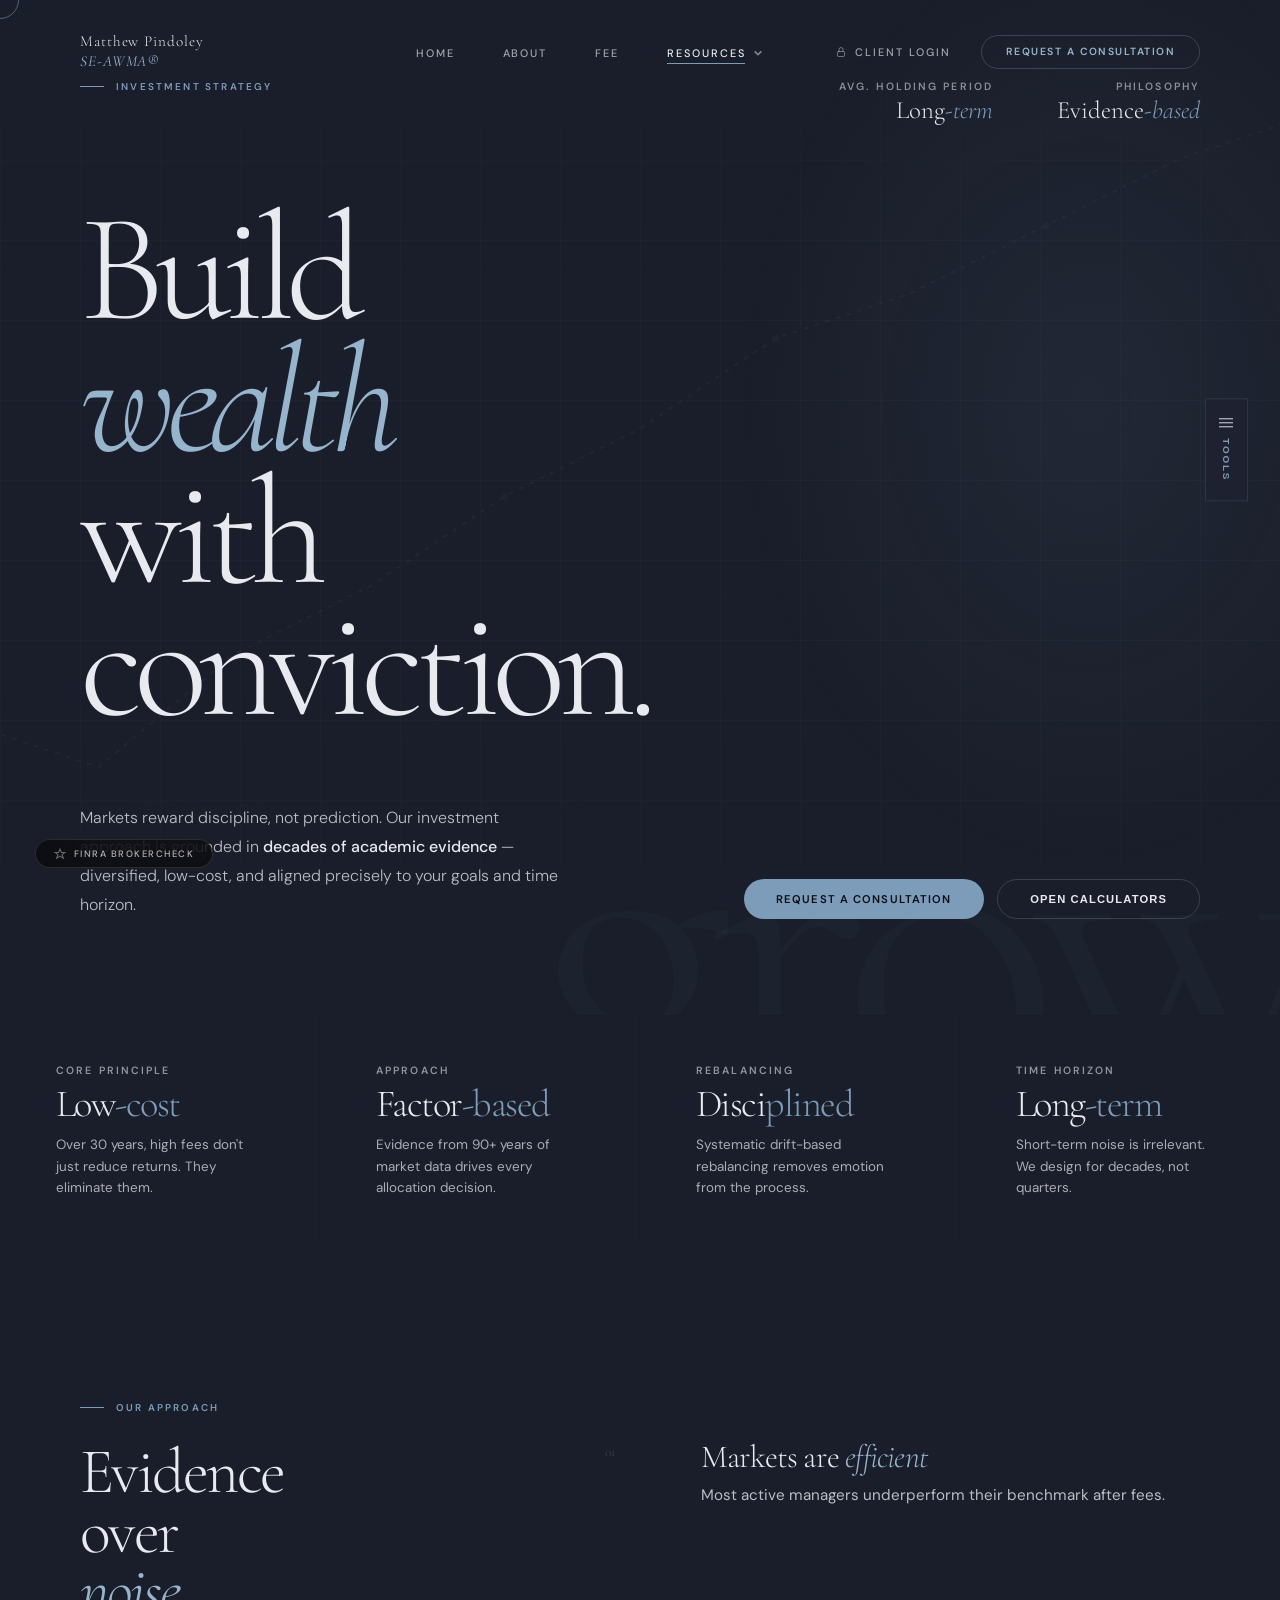
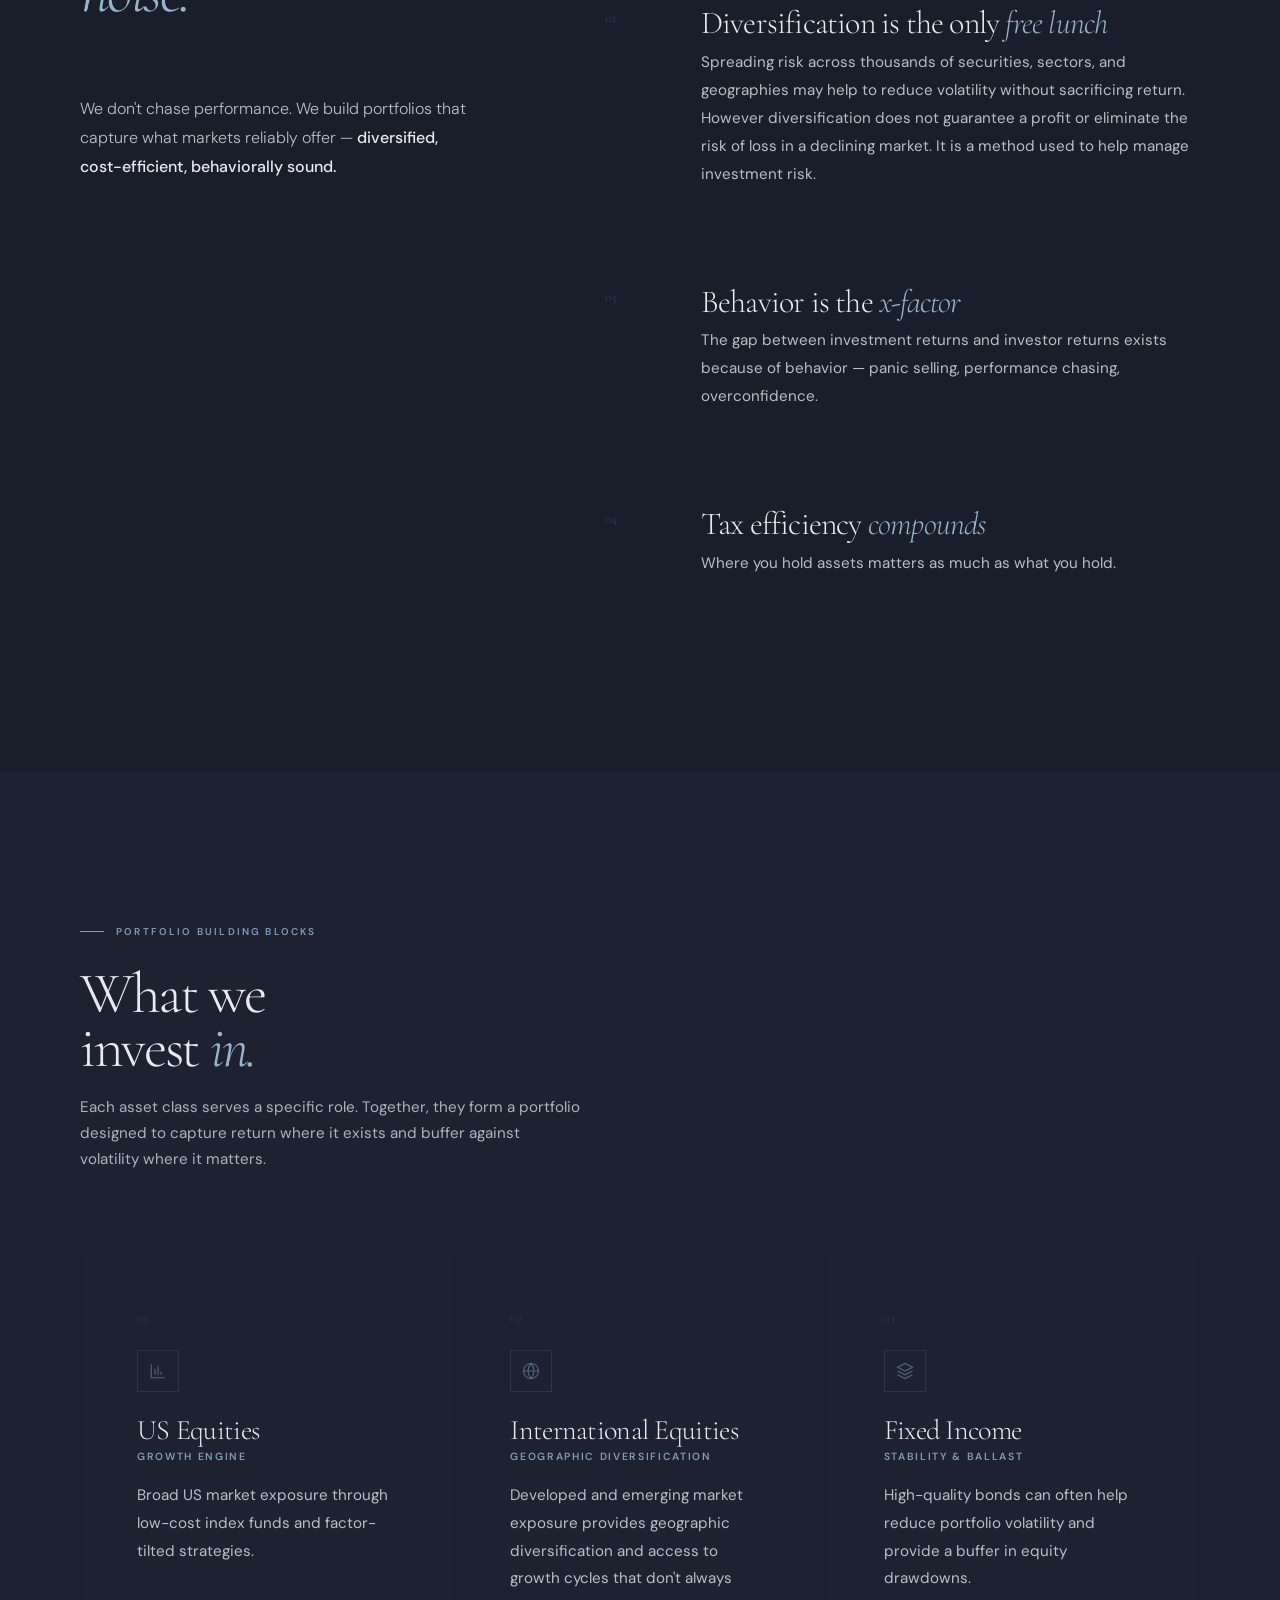
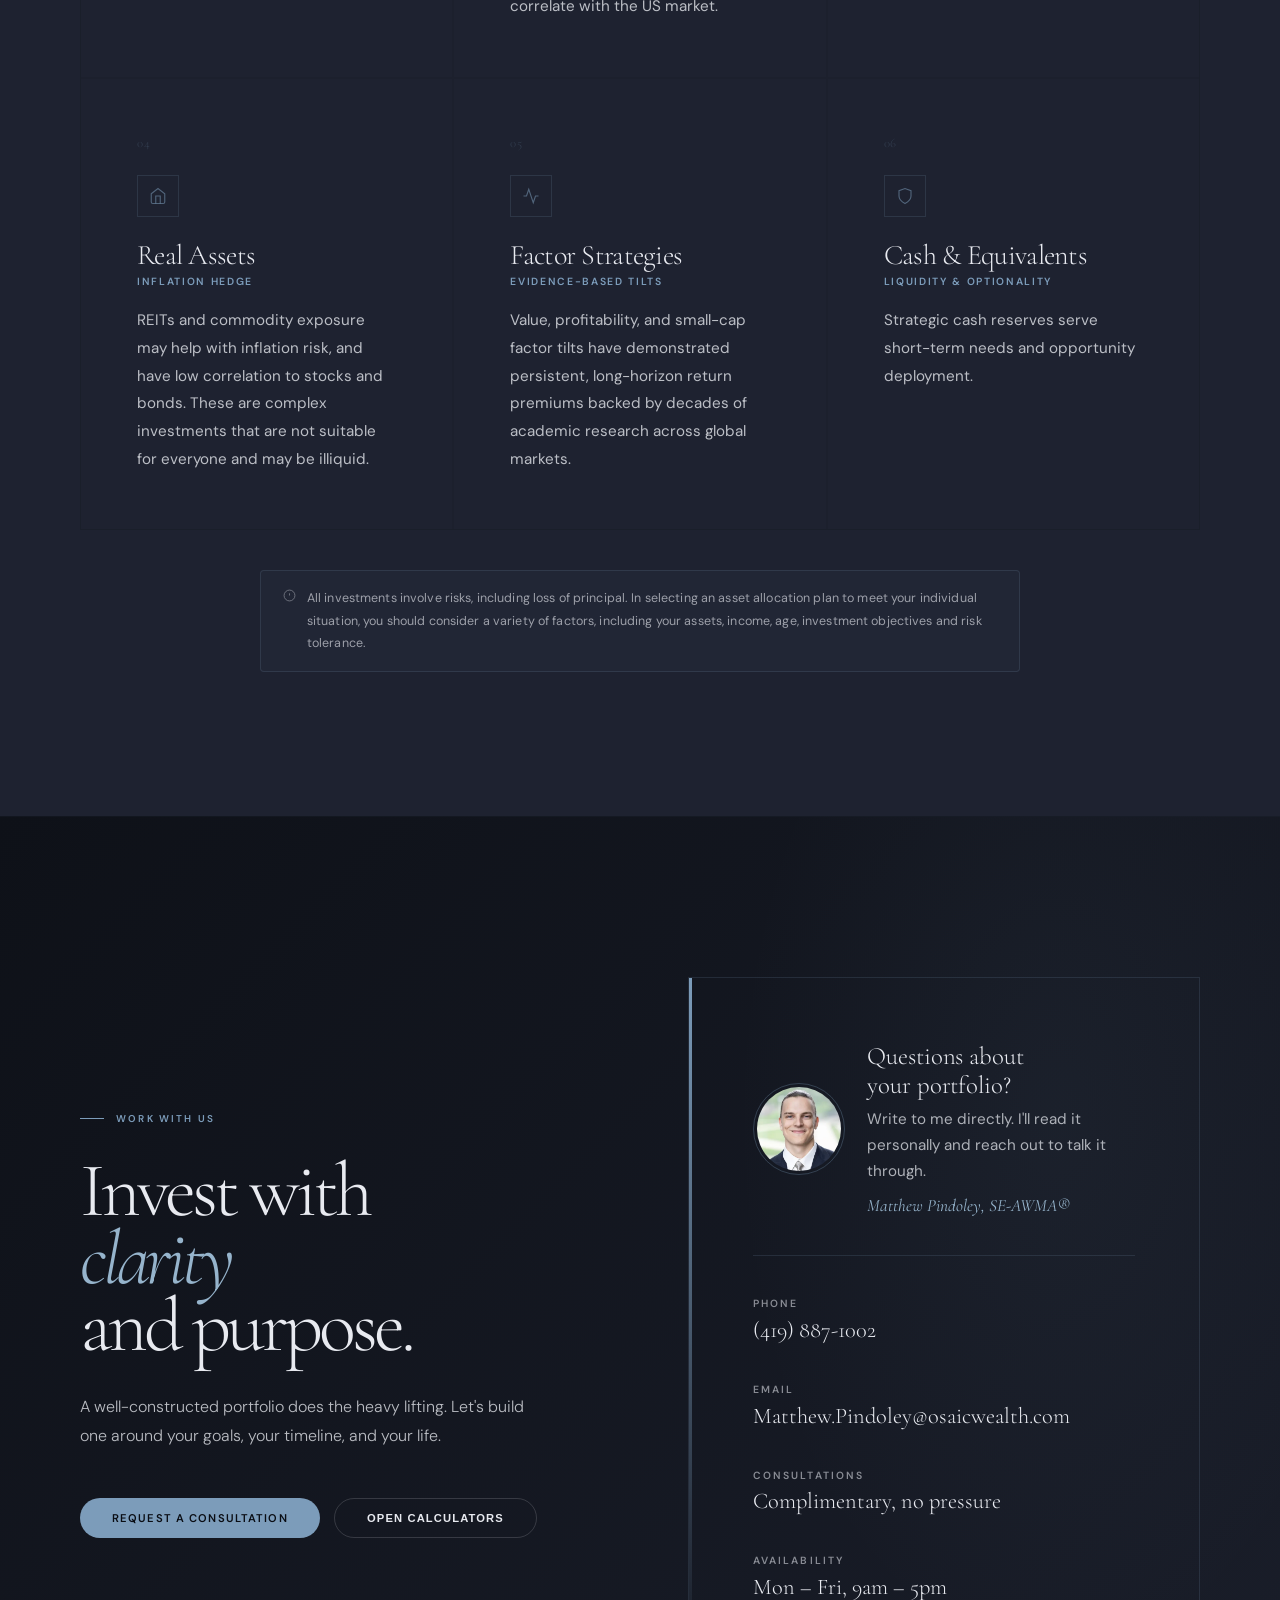
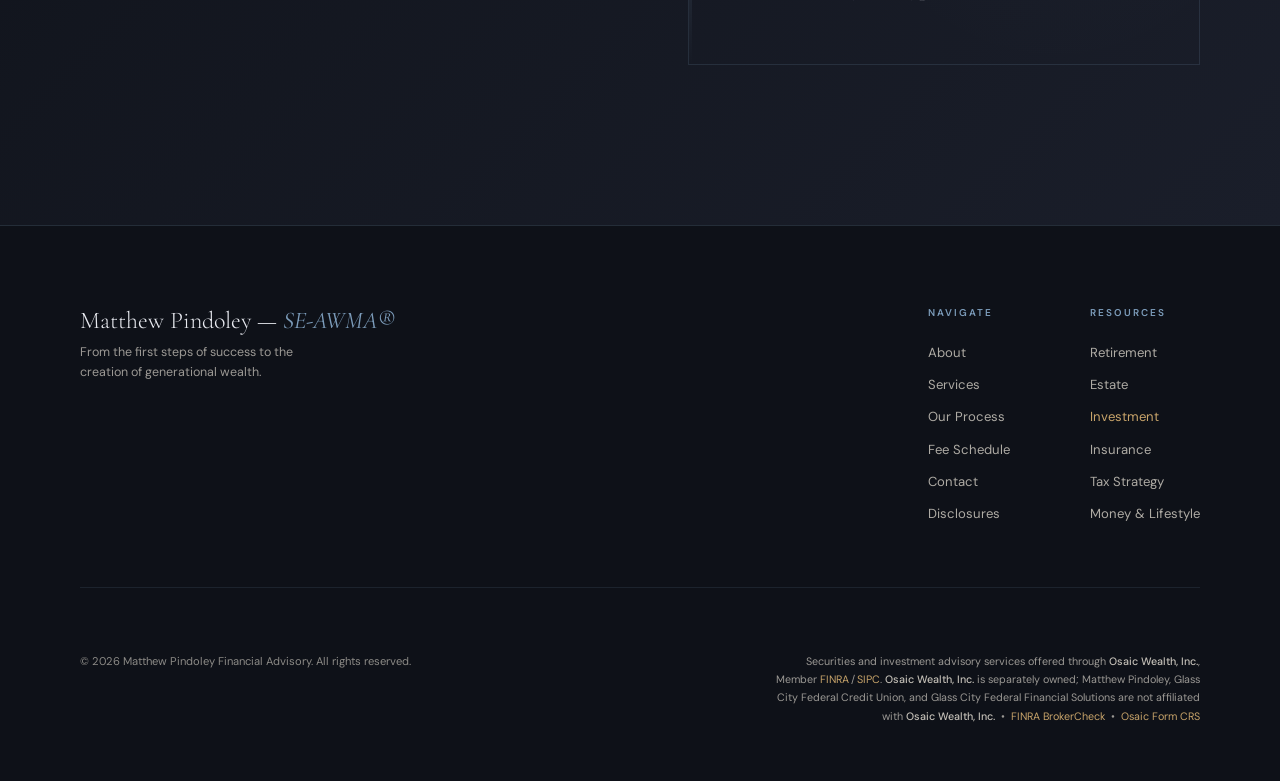
<file: resource-investment.html>
<!DOCTYPE html>
<html lang="en">
<head>
  <meta charset="UTF-8"/>
  <meta name="viewport" content="width=device-width,initial-scale=1"/>
  <title>Investment Strategy — Matthew Pindoley, SE-AWMA® | Toledo, Ohio</title>
  <meta name="description" content="Evidence-based investing: low-cost, diversified portfolios, the building blocks of an allocation, and compound growth and allocation tools.">
  <link rel="canonical" href="https://matthewpindoley.com/resource-investment.html">
  <link rel="icon" type="image/png" href="favicon.png">
  <meta property="og:type" content="website">
  <meta property="og:url" content="https://matthewpindoley.com/resource-investment.html">
  <meta property="og:site_name" content="Matthew Pindoley — SE-AWMA®">
  <meta property="og:title" content="Investment Strategy — Matthew Pindoley, SE-AWMA® | Toledo, Ohio">
  <meta property="og:description" content="Evidence-based investing: low-cost, diversified portfolios, the building blocks of an allocation, and compound growth and allocation tools.">
  <meta property="og:image" content="https://res.cloudinary.com/dfabtxqiy/image/upload/q_auto:good,w_1200/v1772661877/headshot_ztmhku.jpg">
  <meta name="twitter:card" content="summary_large_image">
  <link rel="preconnect" href="https://fonts.googleapis.com">
  <link rel="preconnect" href="https://fonts.gstatic.com" crossorigin>
  <link href="https://fonts.googleapis.com/css2?family=Cormorant+Garamond:ital,wght@0,300;0,400;0,600;1,300;1,400&family=DM+Sans:opsz,wght@9..40,300;9..40,400;9..40,500;9..40,600&display=swap" rel="stylesheet">
<style>
:root{
  /* Investment page palette — cool slate / deep charcoal */
  --ink:#0a0d14;--ink2:#0e1118;--ink3:#141720;
  --slate:#1a1e2a;--slate2:#1e2230;
  --silver:#e8eaf0;--silver2:#d4d8e2;--silver3:#b8bec8;
  --accent:#7c9cba;--accent2:#96b4cc;--accent3:rgba(124,156,186,.14);
  --paper:#f4f5f7;--paper2:#eceef2;
  --muted:rgba(232,234,240,.36);--border:rgba(124,156,186,.16);--border2:rgba(124,156,186,.3);
  --im:rgba(10,13,20,.44);--ib:rgba(10,13,20,.08);--ib2:rgba(10,13,20,.05);
  --ff:'Cormorant Garamond',Georgia,serif;
  --fb:'DM Sans',system-ui,sans-serif;
  --e1:cubic-bezier(.16,1,.3,1);--e2:cubic-bezier(.22,.9,.25,1);
}
*,*::before,*::after{box-sizing:border-box;margin:0;padding:0}
html{font-size:16px;overflow-x:hidden}
body{font-family:var(--fb);background:var(--slate);color:var(--silver);
  -webkit-font-smoothing:antialiased;overflow-x:hidden;cursor:none}
a{color:inherit;text-decoration:none}

/* GRAIN */
#grain{position:fixed;inset:0;z-index:9998;pointer-events:none;opacity:.025;
  background-image:url("data:image/svg+xml,%3Csvg viewBox='0 0 200 200' xmlns='https://www.w3.org/2000/svg'%3E%3Cfilter id='n'%3E%3CfeTurbulence type='fractalNoise' baseFrequency='0.85' numOctaves='4' stitchTiles='stitch'/%3E%3C/filter%3E%3Crect width='100%25' height='100%25' filter='url(%23n)'/%3E%3C/svg%3E");
  background-size:160px;animation:grn .08s steps(1) infinite}
@keyframes grn{0%{transform:translate(0,0)}20%{transform:translate(-4%,-3%)}40%{transform:translate(3%,5%)}60%{transform:translate(-2%,2%)}80%{transform:translate(5%,-4%)}100%{transform:translate(0,0)}}

/* CURSOR */
#cur{position:fixed;top:0;left:0;width:8px;height:8px;border-radius:50%;
  background:var(--accent);pointer-events:none;z-index:10000;
  transform:translate(-50%,-50%);transition:width .3s var(--e1),height .3s var(--e1)}
#cur-r{position:fixed;top:0;left:0;width:38px;height:38px;border-radius:50%;
  border:1px solid rgba(124,156,186,.55);pointer-events:none;z-index:9999;
  transform:translate(-50%,-50%);
  transition:width .35s var(--e1),height .35s var(--e1),border-color .3s}
body.hov #cur{width:48px;height:48px;opacity:.1}
body.hov #cur-r{width:66px;height:66px;border-color:var(--accent)}
body.pressing #cur{width:22px;height:22px}

/* ─── NAV ─────────────────────────────────────────────── */

/* MOBILE DRAWER */

/* ─── HERO — dark, data-rich, asymmetric ──────────────── */
#hero{min-height:100svh;background:var(--slate);
  display:flex;flex-direction:column;justify-content:flex-end;
  padding:5rem 5rem 6rem;position:relative;overflow:hidden}

/* animated chart lines bg */
.hero-chartbg{position:absolute;inset:0;pointer-events:none;z-index:0}
.hero-chartbg svg{width:100%;height:100%;opacity:.07}

/* Grid overlay */
.hero-grid{position:absolute;inset:0;z-index:1;
  background-image:
    linear-gradient(rgba(124,156,186,.04) 1px,transparent 1px),
    linear-gradient(90deg,rgba(124,156,186,.04) 1px,transparent 1px);
  background-size:80px 80px;
  mask-image:linear-gradient(to bottom,transparent 0%,black 30%,black 65%,transparent 100%)}

/* Right glow */
.hero-glow{position:absolute;top:-10%;right:-15%;width:60%;height:100%;
  background:radial-gradient(ellipse at center,rgba(124,156,186,.08) 0%,transparent 65%);
  pointer-events:none;z-index:1}

.hero-ghost{position:absolute;bottom:-10rem;right:-2rem;
  font-family:var(--ff);font-size:clamp(20rem,36vw,50rem);font-weight:300;
  color:rgba(124,156,186,.04);line-height:1;letter-spacing:-.06em;
  pointer-events:none;user-select:none;
  opacity:0;animation:fadeIn 1.4s ease .9s forwards}

.hero-content{position:relative;z-index:2}
.hero-top{display:flex;align-items:flex-start;justify-content:space-between;
  gap:3rem;margin-bottom:5rem;
  opacity:0;animation:rUp .8s var(--e1) .4s forwards}
.hero-ey{font-size:.62rem;letter-spacing:.22em;text-transform:uppercase;
  font-weight:600;color:var(--accent);display:inline-flex;align-items:center;gap:.75rem}
.hero-ey::before{content:'';width:24px;height:1px;background:var(--accent)}
.hero-stats-top{display:flex;gap:4rem}
.hero-stat-t{text-align:right}
.hero-stat-tl{font-size:.66rem;letter-spacing:.2em;text-transform:uppercase;
  color:rgba(232,234,240,.55);font-weight:600;margin-bottom:.3rem}
.hero-stat-tv{font-family:var(--ff);font-size:1.55rem;font-weight:300;color:var(--silver);line-height:1}
.hero-stat-tv em{color:var(--accent);font-style:italic}

.hero-ttl{font-family:var(--ff);font-weight:300;
  font-size:clamp(5.5rem,12vw,16rem);line-height:.86;letter-spacing:-.055em;color:var(--silver)}
.hero-ttl .ln{overflow:hidden;display:block}
.hero-ttl .wd{display:block;transform:translateY(110%);transition:transform 1.1s var(--e1)}
.hero-ttl .wd.vis{transform:translateY(0)}
.hero-ttl em{font-style:italic;color:var(--accent2)}
.hero-ttl .ln:nth-child(2) .wd{transition-delay:.1s}

.hero-bot{display:grid;grid-template-columns:1fr 1fr;gap:4rem;
  align-items:end;margin-top:4.5rem;
  opacity:0;animation:rUp .8s var(--e1) 1.4s forwards}
.hero-desc{font-size:.92rem;line-height:1.82;color:rgba(232,234,240,.64);font-weight:300;max-width:44ch}
.hero-desc strong{color:var(--silver);font-weight:500}
.hero-actions{display:flex;gap:.85rem;flex-wrap:wrap;justify-content:flex-end;align-items:center}

/* Dark page buttons */
.btn-p{display:inline-flex;align-items:center;gap:.55rem;border-radius:9999px;
  font-size:.7rem;font-weight:600;letter-spacing:.1em;text-transform:uppercase;
  cursor:none;transition:transform .2s var(--e1),box-shadow .25s}
.btn-solid{padding:.82rem 2rem;background:var(--accent);color:var(--ink);border:none}
.btn-solid:hover{box-shadow:0 16px 40px rgba(124,156,186,.3)}
.btn-ghost-p{padding:.82rem 2rem;background:transparent;color:var(--silver);
  border:1px solid rgba(232,234,240,.16)}
.btn-ghost-p:hover{border-color:var(--accent);background:rgba(124,156,186,.06);color:var(--accent2)}

/* ─── PRINCIPLES STRIP ────────────────────────────────── */
#principles{border-top:1px solid var(--ib);border-bottom:1px solid var(--ib);
  display:grid;grid-template-columns:repeat(4,1fr);background:var(--slate)}
.pr-item{padding:3rem 3.5rem;border-right:1px solid var(--ib);position:relative;overflow:hidden;
  transition:background .35s}
.pr-item:last-child{border-right:none}
.pr-item:hover{background:rgba(124,156,186,.04)}
.pr-item::after{content:'';position:absolute;bottom:0;left:0;right:0;height:2px;
  background:linear-gradient(90deg,var(--accent),transparent);
  transform:scaleX(0);transform-origin:left;transition:transform .5s var(--e1)}
.pr-item:hover::after{transform:scaleX(1)}
.pr-lbl{font-size:.66rem;letter-spacing:.2em;text-transform:uppercase;
  color:rgba(232,234,240,.58);font-weight:600;margin-bottom:.5rem}
.pr-val{font-family:var(--ff);font-weight:300;
  font-size:clamp(1.8rem,3vw,3rem);color:var(--silver);
  line-height:1;letter-spacing:-.04em}
.pr-val em{color:var(--accent);font-style:normal}
.pr-note{font-size:.77rem;line-height:1.6;color:rgba(232,234,240,.58);margin-top:.65rem;font-weight:300}

/* ─── PHILOSOPHY ──────────────────────────────────────── */
#philosophy{padding:9rem 5rem;background:var(--slate)}
.phi-wrap{display:grid;grid-template-columns:1fr 1.5fr;gap:8rem;align-items:start}
.phi-left{}
.phi-ey{font-size:.62rem;letter-spacing:.22em;text-transform:uppercase;
  color:var(--accent);font-weight:600;margin-bottom:1.8rem;
  display:inline-flex;align-items:center;gap:.75rem}
.phi-ey::before{content:'';width:24px;height:1px;background:var(--accent)}
.phi-h{font-family:var(--ff);font-weight:300;
  font-size:clamp(2.8rem,5vw,6rem);line-height:.93;letter-spacing:-.04em;color:var(--silver)}
.phi-h em{font-style:italic;color:var(--accent2)}
.phi-tagline{font-size:.88rem;line-height:1.82;color:rgba(232,234,240,.78);font-weight:300;
  margin-top:2.5rem;max-width:36ch;border-top:1px solid var(--ib);padding-top:2rem}
.phi-tagline strong{color:var(--silver);font-weight:500}

.phi-pillars{display:flex;flex-direction:column;gap:0;border-top:1px solid var(--ib)}
.phi-row{display:grid;grid-template-columns:3.5rem 1fr;gap:2.5rem;
  padding:3rem 0;border-bottom:1px solid var(--ib);
  align-items:start;transition:padding-left .35s var(--e1);cursor:default}
.phi-row:hover{padding-left:1rem}
.phi-n{font-family:var(--ff);font-size:.82rem;color:rgba(124,156,186,.3);font-weight:300;letter-spacing:.05em;padding-top:.2rem}
.phi-content{}
.phi-title{font-family:var(--ff);font-weight:300;
  font-size:clamp(1.5rem,2.5vw,2.4rem);letter-spacing:-.025em;color:var(--silver);line-height:1;margin-bottom:.6rem}
.phi-title em{font-style:italic;color:var(--accent2)}
.phi-body{font-size:.86rem;line-height:1.84;color:rgba(232,234,240,.78);font-weight:300}
.phi-body strong{color:var(--silver);font-weight:500}

/* ─── ASSET CLASSES — horizontal scrolling cards ─────── */
#assets{padding:9rem 5rem;background:var(--slate2);border-top:1px solid var(--ib)}
.assets-hd{margin-bottom:5rem}
.assets-ey{font-size:.62rem;letter-spacing:.22em;text-transform:uppercase;
  color:var(--accent);font-weight:600;margin-bottom:1.8rem;
  display:inline-flex;align-items:center;gap:.75rem}
.assets-ey::before{content:'';width:24px;height:1px;background:var(--accent)}
.assets-h{font-family:var(--ff);font-weight:300;
  font-size:clamp(2.5rem,4.5vw,5.5rem);line-height:.95;letter-spacing:-.04em;color:var(--silver)}
.assets-h em{font-style:italic;color:var(--accent2)}
.assets-sub{font-size:.87rem;color:rgba(232,234,240,.58);font-weight:300;margin-top:1.2rem;max-width:50ch;line-height:1.7}

.assets-grid{display:grid;grid-template-columns:repeat(3,1fr);gap:2px;
  border:1px solid var(--ib);background:var(--ib);overflow:hidden}
.asset-card{background:var(--slate2);padding:3.5rem;position:relative;overflow:hidden;
  transition:background .35s}
.asset-card:hover{background:var(--slate)}
.asset-card::before{content:'';position:absolute;top:0;left:0;width:100%;height:3px;
  background:linear-gradient(90deg,var(--accent),transparent);
  transform:scaleX(0);transform-origin:left;transition:transform .45s var(--e1)}
.asset-card:hover::before{transform:scaleX(1)}
.asset-num{font-family:var(--ff);font-size:.8rem;color:rgba(124,156,186,.22);
  font-weight:300;letter-spacing:.05em;margin-bottom:1.5rem}
.asset-icon{width:42px;height:42px;border:1px solid var(--border);
  display:flex;align-items:center;justify-content:center;margin-bottom:1.5rem;
  transition:border-color .3s,background .3s}
.asset-card:hover .asset-icon{border-color:var(--accent2);background:rgba(124,156,186,.06)}
.asset-icon svg{width:18px;height:18px;color:rgba(124,156,186,.55)}
.asset-title{font-family:var(--ff);font-weight:300;
  font-size:clamp(1.4rem,2.2vw,2rem);letter-spacing:-.025em;
  color:var(--silver);margin-bottom:.4rem;line-height:1}
.asset-sub{font-size:.65rem;letter-spacing:.16em;text-transform:uppercase;
  color:var(--accent);font-weight:600;margin-bottom:1.2rem}
.asset-body{font-size:.85rem;line-height:1.82;color:rgba(232,234,240,.78);font-weight:300}
.asset-body strong{color:var(--silver);font-weight:500}
.assets-disclosure{display:flex;align-items:flex-start;gap:.65rem;
  max-width:760px;margin:2.5rem auto 0;
  padding:1rem 1.4rem;
  border:1px solid var(--border);border-radius:4px;
  background:rgba(124,156,186,.04)}
.assets-disclosure p{font-size:.68rem;line-height:1.8;
  color:rgba(232,234,240,.32);letter-spacing:.01em}

/* ─── EVIDENCE BAND ───────────────────────────────────── */
#evidence{padding:5rem;border-top:1px solid var(--ib);border-bottom:1px solid var(--ib);
  background:linear-gradient(135deg,var(--slate) 0%,var(--slate2) 100%);
  display:grid;grid-template-columns:auto 1fr auto;
  align-items:center;gap:4rem;position:relative;overflow:hidden}
#evidence::before{content:'';position:absolute;top:0;left:0;right:0;bottom:0;
  background:url("data:image/svg+xml,%3Csvg width='60' height='60' viewBox='0 0 60 60' xmlns='http://www.w3.org/2000/svg'%3E%3Cg fill='none' fill-rule='evenodd'%3E%3Cg stroke='rgba(124,156,186,0.06)' stroke-width='0.5'%3E%3Cpath d='M0 30h60M30 0v60'/%3E%3C/g%3E%3C/g%3E%3C/svg%3E");
  pointer-events:none}
.ev-icon{width:56px;height:56px;border:1px solid var(--border2);
  display:flex;align-items:center;justify-content:center;flex-shrink:0;position:relative;z-index:1}
.ev-icon svg{width:22px;height:22px;color:var(--accent)}
.ev-label{font-size:.65rem;letter-spacing:.2em;text-transform:uppercase;
  color:var(--accent);font-weight:600;margin-bottom:.5rem;position:relative;z-index:1}
.ev-title{font-family:var(--ff);font-weight:300;
  font-size:clamp(1.4rem,2.2vw,2rem);letter-spacing:-.02em;color:var(--silver);line-height:1.15;position:relative;z-index:1}
.ev-body{font-size:.86rem;line-height:1.75;color:rgba(232,234,240,.78);margin-top:.6rem;font-weight:300;max-width:58ch;position:relative;z-index:1}
.ev-body strong{color:var(--silver);font-weight:500}
.ev-cta{flex-shrink:0;position:relative;z-index:1}

/* ─── FAQ ─────────────────────────────────────────────── */
#faq{padding:9rem 5rem;background:var(--slate)}
.faq-hd{display:grid;grid-template-columns:1fr 1.8fr;gap:5rem;align-items:start;margin-bottom:6rem}
.faq-ey{font-size:.62rem;letter-spacing:.22em;text-transform:uppercase;
  color:var(--accent);font-weight:600;margin-bottom:1.8rem;
  display:inline-flex;align-items:center;gap:.75rem}
.faq-ey::before{content:'';width:24px;height:1px;background:var(--accent)}
.faq-h{font-family:var(--ff);font-weight:300;
  font-size:clamp(2.5rem,4.5vw,5.5rem);line-height:.95;letter-spacing:-.04em;color:var(--silver)}
.faq-h em{font-style:italic;color:var(--accent2)}
.faq-side{font-size:.87rem;line-height:1.82;color:rgba(232,234,240,.78);font-weight:300;padding-top:6.5rem}
.faq-side strong{color:var(--silver);font-weight:500}
.faq-list{border-top:1px solid var(--ib)}
.faq-item{border-bottom:1px solid var(--ib)}
.faq-q{display:flex;align-items:baseline;justify-content:space-between;
  width:100%;padding:2rem 0;background:transparent;border:none;cursor:none;
  text-align:left;font-family:var(--ff);font-size:clamp(1.2rem,2vw,1.75rem);
  font-weight:300;color:var(--silver);letter-spacing:-.015em;gap:2rem;transition:color .2s}
.faq-q:hover{color:var(--accent2)}
.fq-i{font-size:.65rem;letter-spacing:.12em;color:rgba(232,234,240,.28);font-family:var(--fb);
  text-transform:uppercase;font-weight:500;flex-shrink:0;width:2.5rem}
.fq-arr{flex-shrink:0;width:24px;height:24px;border:1px solid rgba(124,156,186,.2);
  border-radius:50%;display:flex;align-items:center;justify-content:center;
  transition:transform .35s var(--e1),border-color .25s,background .25s}
.faq-q[aria-expanded="true"] .fq-arr{transform:rotate(45deg);border-color:var(--accent);background:var(--accent)}
.faq-q[aria-expanded="true"] .fq-arr svg{color:var(--ink)}
.fq-arr svg{width:10px;height:10px;color:rgba(124,156,186,.42);transition:color .25s}
.faq-panel{max-height:0;overflow:hidden;transition:max-height .42s cubic-bezier(.2,.9,.2,1)}
.faq-panel.open{max-height:400px}
.faq-ans{padding:.2rem 0 2.5rem 3.5rem;font-size:.87rem;line-height:1.88;
  color:rgba(232,234,240,.78);font-weight:300;max-width:70ch}
.faq-ans strong{color:var(--silver);font-weight:500}

/* ─── CTA ─────────────────────────────────────────────── */
#cta{padding:10rem 5rem;border-top:1px solid var(--ib);
  background:linear-gradient(135deg,var(--ink2) 0%,var(--slate) 100%);
  display:grid;grid-template-columns:1fr 1fr;gap:6rem;align-items:center;
  position:relative;overflow:hidden}
#cta::before{content:'';position:absolute;top:-30%;right:-10%;
  width:55%;height:120%;
  background:radial-gradient(ellipse at center,rgba(124,156,186,.06) 0%,transparent 65%);
  pointer-events:none}
.cta-ey{font-size:.62rem;letter-spacing:.22em;text-transform:uppercase;
  color:var(--accent);font-weight:600;margin-bottom:2rem;
  display:inline-flex;align-items:center;gap:.75rem}
.cta-ey::before{content:'';width:24px;height:1px;background:var(--accent)}
.cta-h{font-family:var(--ff);font-weight:300;
  font-size:clamp(3rem,6vw,7.5rem);line-height:.88;letter-spacing:-.055em;color:var(--silver)}
.cta-h em{font-style:italic;color:var(--accent2)}
.cta-p{font-size:.88rem;line-height:1.82;color:rgba(232,234,240,.78);font-weight:300;
  margin-top:2rem;max-width:42ch}
.cta-acts{display:flex;gap:.9rem;flex-wrap:wrap;margin-top:3rem}
.cta-right{padding:4rem;border:1px solid var(--border);position:relative;overflow:hidden}
.cta-right::before{content:'';position:absolute;top:0;left:0;width:3px;height:100%;
  background:linear-gradient(to bottom,var(--accent),transparent)}
.cta-dets{display:flex;flex-direction:column;gap:2.5rem;position:relative;z-index:1}
.cta-dl{font-size:.65rem;letter-spacing:.2em;text-transform:uppercase;
  color:rgba(232,234,240,.55);font-weight:600;margin-bottom:.35rem}
.cta-dv{font-family:var(--ff);font-size:1.4rem;font-weight:300;color:var(--silver)}
.cta-dv a{transition:color .2s}.cta-dv a:hover{color:var(--accent2)}

/* ─── SIDEBAR ─────────────────────────────────────────── */
#sb-trigger{position:fixed;right:2rem;top:50%;transform:translateY(-50%);
  z-index:600;display:flex;flex-direction:column;align-items:center;gap:0;
  background:var(--slate2);border:1px solid var(--border);cursor:none;
  padding:1.2rem .85rem;
  transition:background .3s,transform .35s var(--e1),border-color .3s}
#sb-trigger:hover{background:var(--slate);border-color:var(--border2)}
#sb-trigger.nudge{animation:nudge 2.5s var(--e1) 3s 1}
@keyframes nudge{0%,100%{transform:translateY(-50%) translateX(0)}30%{transform:translateY(-50%) translateX(-8px)}60%{transform:translateY(-50%) translateX(-4px)}}
.sb-trig-label{font-size:.62rem;letter-spacing:.18em;text-transform:uppercase;
  color:var(--accent);font-weight:600;writing-mode:vertical-rl;margin-top:.7rem}
.sb-trig-icon{display:flex;flex-direction:column;gap:3px}
.sb-trig-icon span{display:block;width:14px;height:1px;background:var(--silver2);
  transition:width .25s var(--e1)}
#sb-trigger:hover .sb-trig-icon span:nth-child(2){width:10px}
#sb-trigger:hover .sb-trig-icon span:nth-child(3){width:6px}

#sb-overlay{position:fixed;inset:0;z-index:880;background:rgba(0,0,0,.55);
  opacity:0;pointer-events:none;transition:opacity .35s;backdrop-filter:blur(4px)}
#sb-overlay.open{opacity:1;pointer-events:auto}

#sb-panel{position:fixed;right:0;top:0;bottom:0;z-index:900;
  width:min(520px,92vw);background:var(--paper);
  border-left:1px solid rgba(124,156,186,.12);
  transform:translateX(100%);transition:transform .55s var(--e1);
  display:flex;flex-direction:column;overflow:hidden}
#sb-panel.open{transform:translateX(0)}

/* Sidebar interior uses warm paper tones for contrast */
.sb-head{background:var(--ink2);padding:2.5rem;display:flex;align-items:center;
  justify-content:space-between;flex-shrink:0;border-bottom:1px solid rgba(124,156,186,.12)}
.sb-title{font-family:var(--ff);font-size:1.6rem;font-weight:300;color:var(--silver);letter-spacing:-.025em}
.sb-title em{font-style:italic;color:var(--accent2)}
.sb-close{width:36px;height:36px;border:1px solid rgba(124,156,186,.18);
  background:transparent;cursor:none;display:flex;align-items:center;justify-content:center;
  transition:border-color .2s,background .2s}
.sb-close:hover{border-color:var(--accent);background:rgba(124,156,186,.08)}
.sb-close svg{width:14px;height:14px;color:rgba(232,234,240,.45)}

.sb-tabs{display:flex;border-bottom:1px solid rgba(10,13,20,.08);flex-shrink:0;background:var(--paper)}
.sb-tab{flex:1;padding:1.1rem;font-size:.65rem;letter-spacing:.18em;text-transform:uppercase;
  font-weight:600;color:rgba(10,13,20,.48);background:transparent;border:none;cursor:none;
  border-bottom:2px solid transparent;transition:color .2s,border-color .2s}
.sb-tab:hover{color:var(--ink)}
.sb-tab.active{color:var(--ink);border-bottom-color:var(--accent)}

.sb-body{flex:1;overflow-y:auto;padding:2.5rem;scrollbar-width:thin;scrollbar-color:rgba(10,13,20,.1) transparent}
.sb-body::-webkit-scrollbar{width:4px}
.sb-body::-webkit-scrollbar-thumb{background:rgba(10,13,20,.1)}
.sb-pane{display:none}.sb-pane.active{display:block}

/* Resources nav pane */
.sb-res-item{display:flex;align-items:center;gap:1rem;
  padding:1.1rem 0;border-bottom:1px solid rgba(10,13,20,.05);
  transition:padding-left .3s var(--e1)}
.sb-res-item:last-child{border-bottom:none}
.sb-res-item:hover{padding-left:.6rem}
.sb-res-item.current{opacity:.5;pointer-events:none}
.sb-res-icon{width:36px;height:36px;border:1px solid rgba(10,13,20,.08);
  display:flex;align-items:center;justify-content:center;flex-shrink:0;
  transition:border-color .2s,background .2s}
.sb-res-item:hover .sb-res-icon{border-color:var(--accent);background:rgba(124,156,186,.07)}
.sb-res-icon svg{width:14px;height:14px;color:rgba(10,13,20,.4)}
.sb-res-name{font-family:var(--ff);font-size:1.25rem;font-weight:300;color:var(--ink);letter-spacing:-.015em}
.sb-res-desc{font-size:.72rem;color:rgba(10,13,20,.42);margin-top:.1rem}
.sb-res-arr{margin-left:auto;opacity:0;transition:opacity .2s;flex-shrink:0}
.sb-res-arr svg{width:12px;height:12px;color:var(--accent)}
.sb-res-item:hover .sb-res-arr{opacity:1}

/* Checklist */
.sb-ck-section{margin-bottom:2.5rem}
.sb-ck-title{font-size:.65rem;letter-spacing:.2em;text-transform:uppercase;
  color:var(--accent);font-weight:600;margin-bottom:1rem;
  display:flex;align-items:center;gap:.65rem}
.sb-ck-title::before{content:'';width:16px;height:1px;background:var(--accent)}
.sb-ck-item{display:flex;align-items:flex-start;gap:.85rem;
  padding:.7rem 0;border-bottom:1px solid rgba(10,13,20,.05);cursor:none}
.sb-ck-item:last-child{border-bottom:none}
.sb-ck-box{width:18px;height:18px;border:1px solid rgba(10,13,20,.2);
  flex-shrink:0;margin-top:.1rem;position:relative;transition:border-color .2s,background .2s;cursor:none}
.sb-ck-item.done .sb-ck-box{border-color:var(--accent);background:var(--accent)}
.sb-ck-item.done .sb-ck-box::after{content:'';position:absolute;inset:0;
  background:url("data:image/svg+xml,%3Csvg viewBox='0 0 12 12' xmlns='http://www.w3.org/2000/svg'%3E%3Cpath d='M2 6l3 3 5-5' stroke='%230a0d14' stroke-width='1.5' fill='none' stroke-linecap='round'/%3E%3C/svg%3E") center/10px no-repeat}
.sb-ck-text{font-size:.84rem;line-height:1.6;color:rgba(10,13,20,.56);font-weight:300}
.sb-ck-text strong{color:var(--ink);font-weight:500}
.sb-ck-item.done .sb-ck-text{color:rgba(10,13,20,.25);text-decoration:line-through;text-decoration-color:rgba(10,13,20,.18)}
.sb-ck-prog{margin-bottom:2rem}
.sb-ck-prog-label{display:flex;justify-content:space-between;align-items:center;
  font-size:.62rem;letter-spacing:.1em;text-transform:uppercase;
  color:rgba(10,13,20,.42);font-weight:500;margin-bottom:.65rem}
.sb-ck-prog-bar{height:3px;background:rgba(10,13,20,.07);overflow:hidden}
.sb-ck-prog-fill{height:100%;background:linear-gradient(90deg,var(--accent),var(--accent2));
  width:0;transition:width .6s var(--e1)}

/* Tools */
.sb-tool-card{padding:1.6rem;border:1px solid rgba(10,13,20,.08);margin-bottom:1rem;
  transition:border-color .3s,background .3s;position:relative;overflow:hidden}
.sb-tool-card:hover{border-color:rgba(124,156,186,.25);background:rgba(124,156,186,.03)}
.sb-tool-title{font-family:var(--ff);font-size:1.2rem;font-weight:300;color:var(--ink);
  margin-bottom:.3rem;letter-spacing:-.015em}
.sb-tool-desc{font-size:.78rem;color:rgba(10,13,20,.45);font-weight:300;line-height:1.65;margin-bottom:1.2rem}
.sb-tool-btn{display:inline-flex;align-items:center;gap:.5rem;font-size:.65rem;
  letter-spacing:.14em;text-transform:uppercase;font-weight:600;
  color:var(--ink);border:1px solid rgba(10,13,20,.18);
  padding:.55rem 1.2rem;background:transparent;cursor:none;
  transition:border-color .2s,background .2s,color .2s}
.sb-tool-btn:hover{border-color:var(--accent);background:rgba(124,156,186,.07);color:var(--accent)}
.sb-tool-input{width:100%;padding:.65rem .85rem;border:1px solid rgba(10,13,20,.1);
  background:var(--paper);font-family:var(--fb);font-size:.85rem;color:var(--ink);
  outline:none;transition:border-color .2s;margin-bottom:.6rem}
.sb-tool-input:focus{border-color:var(--accent)}
.sb-tool-select{width:100%;padding:.65rem .85rem;border:1px solid rgba(10,13,20,.1);
  background:var(--paper);font-family:var(--fb);font-size:.85rem;color:var(--ink);
  outline:none;transition:border-color .2s;margin-bottom:.6rem;appearance:none;cursor:pointer}
.sb-tool-select:focus{border-color:var(--accent)}
.sb-tool-result{margin-top:1rem;padding:1rem 1.2rem;font-size:.8rem;line-height:1.65;font-weight:300}
.sb-r-ok{background:rgba(124,156,186,.08);border:1px solid rgba(124,156,186,.22);color:var(--ink)}
.sb-r-warn{background:rgba(200,80,50,.05);border:1px solid rgba(200,80,50,.18);color:var(--ink)}
.sb-r-info{background:rgba(10,13,20,.04);border:1px solid rgba(10,13,20,.1);color:var(--ink)}
.sb-tool-lbl{font-size:.65rem;letter-spacing:.18em;text-transform:uppercase;
  color:rgba(10,13,20,.4);font-weight:600;display:block;margin-bottom:.35rem}
.sb-tool-section{margin-bottom:1.5rem}
.sb-tool-row{display:grid;grid-template-columns:1fr 1fr;gap:.75rem}

/* ─── REVEAL ─────────────────────────────────────────── */
.rv{opacity:0;transform:translateY(28px);transition:opacity .9s var(--e1),transform .9s var(--e1)}
.rv.vis{opacity:1;transform:translateY(0)}
.rv-l{opacity:0;transform:translateX(-24px);transition:opacity .9s var(--e1),transform .9s var(--e1)}
.rv-l.vis{opacity:1;transform:translateX(0)}
.d1{transition-delay:.1s}.d2{transition-delay:.2s}.d3{transition-delay:.3s}.d4{transition-delay:.4s}

@keyframes rUp{from{opacity:0;transform:translateY(18px)}to{opacity:1;transform:translateY(0)}}
@keyframes fadeIn{to{opacity:1}}

/* ─── RESPONSIVE ─────────────────────────────────────── */
@media(max-width:1100px){
    #hero,#philosophy,#assets,#evidence,#faq,#cta,footer{padding-left:2.5rem;padding-right:2.5rem}
  #hero{padding-bottom:4rem}
  .phi-wrap{grid-template-columns:1fr}
  .faq-hd{grid-template-columns:1fr}.faq-side{padding-top:0}
  #principles{grid-template-columns:1fr 1fr}.pr-item:nth-child(2){border-right:none}.pr-item:nth-child(3){border-right:1px solid var(--ib)}.pr-item:nth-child(3),.pr-item:nth-child(4){border-top:1px solid var(--ib)}
  #cta{grid-template-columns:1fr}.cta-right{margin-top:0}
  .assets-grid{grid-template-columns:1fr 1fr}
  #evidence{grid-template-columns:auto 1fr;gap:2rem}.ev-cta{display:none}
  #sb-trigger{display:none}
  .hero-stats-top{display:none}
  .hero-bot{grid-template-columns:1fr}.hero-actions{justify-content:flex-start}
}
@media(max-width:768px){
    #hero,#philosophy,#assets,#evidence,#faq,#cta,footer{padding-left:1.5rem;padding-right:1.5rem}
  .hero-h{font-size:clamp(3rem,13vw,6.5rem)}
  .hero-actions{flex-wrap:wrap;gap:.75rem}
  .hero-actions .btn-p{width:100%;justify-content:center}
  .hero-meta{gap:2rem;flex-wrap:wrap}
  .assets-grid{grid-template-columns:1fr}
  #principles{grid-template-columns:1fr}.pr-item{border-right:none;border-bottom:1px solid var(--ib)}.pr-item:last-child{border-bottom:none}
  #evidence{grid-template-columns:1fr;gap:1rem}
}
@media(max-width:480px){
    #hero,#philosophy,#assets,#evidence,#faq,#cta,footer{padding-left:1.25rem;padding-right:1.25rem}
}
@media(hover:none){#cur,#cur-r{display:none}body{cursor:auto}a,button{cursor:pointer}}

.t-discuss{display:inline-flex;align-items:center;gap:.4rem;margin-top:2rem;font-size:.7rem;letter-spacing:.16em;text-transform:uppercase;font-weight:600;color:rgba(9,9,12,.3);transition:color .25s;text-decoration:none}
.t-discuss span{transition:transform .3s cubic-bezier(.16,1,.3,1)}
.t-discuss:hover{color:var(--gold)}
.t-discuss:hover span{transform:translateX(4px)}

/* ── FOOTER ── */
footer{
  background:#0e1118;
  border-top:1px solid rgba(124,156,186,.20);
  padding:5rem 5rem 3.5rem;
}
.ft-top{
  display:flex;justify-content:space-between;align-items:flex-start;
  gap:3rem;margin-bottom:4rem;padding-bottom:4rem;
  border-bottom:1px solid rgba(124,156,186,.13);
}
.ft-logo{
  font-family:'Cormorant Garamond',Georgia,serif;
  font-size:1.5rem;font-weight:300;color:#e8eaf0;
}
.ft-logo b{color:#7c9cba;font-weight:400;font-style:italic}
.ft-tg{
  font-size:.78rem;color:rgba(232,234,240,.44);
  margin-top:.55rem;max-width:28ch;line-height:1.6;
}
.ft-lks{display:flex;gap:5rem;flex-wrap:wrap}
.ft-col h4{
  font-size:.62rem;letter-spacing:.2em;text-transform:uppercase;
  color:#7c9cba;font-weight:600;margin-bottom:1.4rem;
}
.ft-col ul{list-style:none;display:flex;flex-direction:column;gap:.7rem}
.ft-col ul a{font-size:.82rem;color:rgba(232,234,240,.46);transition:color .2s}
.ft-col ul a:hover{color:#e8eaf0}
.ft-col ul a[aria-current]{color:#7c9cba}
.ft-bot{
  display:flex;justify-content:space-between;
  align-items:flex-start;gap:1.5rem;flex-wrap:wrap;
}
.ft-cp{font-size:.7rem;color:rgba(232,234,240,.30);white-space:nowrap;padding-top:.15rem}
.ft-di{
  font-size:.67rem;color:rgba(232,234,240,.38);
  max-width:62ch;text-align:right;line-height:1.7;
}
.ft-di strong{color:rgba(232,234,240,.56);font-weight:500}
.ft-di a{color:rgba(124,156,186,.72);transition:color .2s;text-decoration:none}
.ft-di a:hover{color:#96b4cc}
/* ── FOOTER RESPONSIVE ── */
@media(max-width:1100px){
  footer{padding:4rem 2.5rem 3rem}
}
@media(max-width:768px){
  footer{padding:3.5rem 1.6rem 2.8rem}
  .ft-top{flex-direction:column;gap:2.5rem;margin-bottom:3rem;padding-bottom:3rem}
  .ft-lks{gap:2.5rem}
  .ft-bot{flex-direction:column;align-items:flex-start;gap:1rem}
  .ft-di{text-align:left;max-width:100%}
}
@media(max-width:480px){
  .ft-lks{flex-direction:column;gap:2rem}
  .ft-logo{font-size:1.25rem}
  .ft-di{font-size:.64rem}
}

/* ── FIXED DISCLOSURE PILL ── */
#disc-pill{
  position:fixed;bottom:2rem;right:2.2rem;z-index:900;
  display:inline-flex;align-items:center;gap:.5rem;
  padding:.46rem 1.1rem;
  border-radius:9999px;
  background:rgba(9,9,12,.72);
  backdrop-filter:blur(14px);-webkit-backdrop-filter:blur(14px);
  border:1px solid rgba(200,164,106,.18);
  font-family:'DM Sans',system-ui,sans-serif;
  font-size:.58rem;letter-spacing:.16em;text-transform:uppercase;font-weight:500;
  color:rgba(242,236,224,.38);
  text-decoration:none;
  transition:color .28s,border-color .28s,background .28s;
  cursor:none;
}
#disc-pill:hover{
  color:rgba(242,236,224,.82);
  border-color:rgba(200,164,106,.45);
  background:rgba(9,9,12,.88);
}
#disc-pill.active{
  color:#c8a46a;
  border-color:rgba(200,164,106,.45);
  background:rgba(9,9,12,.85);
}
#disc-pill svg{flex-shrink:0;opacity:.55;transition:opacity .28s}
#disc-pill:hover svg,#disc-pill.active svg{opacity:1}
@media(max-width:480px){
  #disc-pill{bottom:1.4rem;right:1.2rem;font-size:.54rem;padding:.4rem .9rem}
}
@media(hover:none){#disc-pill{cursor:pointer}}

/* ── READABILITY ─────────────────────────────────────────────
   Body copy: larger, steadier weight on small text, and contrast
   near 7:1 (was ~3:1). Headlines and ornaments are unchanged. ── */
.hero-desc{font-size:1rem;color:rgba(232,234,240,.78)}
.pr-note{font-size:.84rem;font-weight:400;color:rgba(232,234,240,.7)}
.phi-tagline,.cta-p{font-size:1rem}
.phi-body,.asset-body{font-size:.95rem;font-weight:400}
.assets-sub{font-size:.95rem;font-weight:400;color:rgba(232,234,240,.72)}
.assets-disclosure p{font-size:.78rem;color:rgba(232,234,240,.62)}
/* ── NAV THEME — colours for the shared navigation (assets/nav.css) ── */
:root{
  --nav-stuck-bg:rgba(14,17,24,.92);--nav-stuck-border:var(--border);
  --nav-logo:var(--silver);--nav-mark:var(--accent2);
  --nav-link:rgba(232,234,240,.66);--nav-link-hover:var(--silver);
  --nav-line:var(--accent);--nav-current:var(--accent2);
  --nav-btn-border:var(--border2);--nav-btn-text:var(--accent2);--nav-btn-fill:var(--accent);--nav-btn-fill-text:var(--ink);
  --nav-panel-bg:var(--slate2);--nav-panel-border:var(--border);--nav-panel-text:rgba(232,234,240,.7);
  --nav-panel-hover:var(--silver);--nav-panel-hover-bg:rgba(124,156,186,.08);--nav-panel-divider:rgba(124,156,186,.12);
  --nav-panel-shadow:0 24px 60px rgba(0,0,0,.35),0 4px 12px rgba(0,0,0,.2);
  --nav-hbg-line:var(--accent);--nav-hbg-bg:rgba(10,13,20,.55);--nav-hbg-border:rgba(124,156,186,.2);
  --mob-bg:var(--ink2);--mob-text:var(--silver);--mob-accent:var(--accent2);
  --mob-muted:rgba(232,234,240,.66);--mob-border:var(--border);--mob-border2:var(--border2);
}
/* ── SIGN-OFF colours ("Talk with Matthew", see assets/enhance.css) ── */
:root{--so-title:var(--silver);--so-text:rgba(232,234,240,.72);--so-name:var(--accent2);--so-ring:var(--border2);--so-rule:var(--border)}
</style>
  <!-- sitewide experience refinements -->
  <link rel="stylesheet" href="assets/enhance.css"/>
  <link rel="stylesheet" href="assets/nav.css"/>
</head>
<body>
<div id="grain"></div>
<div id="cur"></div>
<div id="cur-r"></div>

<!-- ─── NAV ───────────────────────────────────────────── -->
<nav id="nav" aria-label="Main">
  <a href="index.html" class="nav-logo">Matthew Pindoley<br><b>SE-AWMA®</b></a>
  <ul class="nav-links">
    <li><a href="index.html">Home</a></li>
    <li><a href="index.html#about">About</a></li>
    <li><a href="fee.html">Fee</a></li>
    <li class="nav-drop">
      <button type="button" class="nav-drop-trigger active" aria-expanded="false" aria-controls="nav-resources">
        Resources
        <svg viewBox="0 0 12 12" fill="none" stroke="currentColor" stroke-width="2" width="10" height="10" aria-hidden="true"><path d="M2 4l4 4 4-4"/></svg>
      </button>
      <div class="nav-drop-panel" id="nav-resources">
        <a href="resource-retirement.html" class="nav-drop-item"><svg viewBox="0 0 24 24" fill="none" stroke="currentColor" stroke-width="1.5" aria-hidden="true"><path d="M3 3v18h18M8 17V9m4 8V5m4 12v-4"/></svg>Retirement</a>
        <a href="resource-investment.html" class="nav-drop-item current" aria-current="page"><svg viewBox="0 0 24 24" fill="none" stroke="currentColor" stroke-width="1.5" aria-hidden="true"><polyline points="22 12 18 12 15 21 9 3 6 12 2 12"/></svg>Investment</a>
        <a href="resource-estate.html" class="nav-drop-item"><svg viewBox="0 0 24 24" fill="none" stroke="currentColor" stroke-width="1.5" aria-hidden="true"><path d="M3 9l9-7 9 7v11a2 2 0 0 1-2 2H5a2 2 0 0 1-2-2z"/><polyline points="9 22 9 12 15 12 15 22"/></svg>Estate Planning</a>
        <a href="resource-tax.html" class="nav-drop-item"><svg viewBox="0 0 24 24" fill="none" stroke="currentColor" stroke-width="1.5" aria-hidden="true"><path d="M9 7H6a2 2 0 0 0-2 2v9a2 2 0 0 0 2 2h9a2 2 0 0 0 2-2v-3M18 2l4 4-10 10H8v-4L18 2z"/></svg>Tax Strategy</a>
        <a href="resource-insurance.html" class="nav-drop-item"><svg viewBox="0 0 24 24" fill="none" stroke="currentColor" stroke-width="1.5" aria-hidden="true"><path d="M12 22s8-4 8-10V5l-8-3-8 3v7c0 6 8 10 8 10z"/></svg>Insurance</a>
        <div class="nav-drop-divider" aria-hidden="true"></div>
        <a href="resource-money.html" class="nav-drop-item"><svg viewBox="0 0 24 24" fill="none" stroke="currentColor" stroke-width="1.5" aria-hidden="true"><circle cx="12" cy="12" r="10"/><path d="M12 6v6l4 2"/></svg>Money &amp; Lifestyle</a>
      </div>
    </li>
  </ul>
  <div class="nav-right">
    <a href="https://app.osaic.com/equipt/" class="nav-login" target="_blank" rel="noopener noreferrer"><svg viewBox="0 0 24 24" fill="none" stroke="currentColor" stroke-width="1.6" stroke-linecap="round" aria-hidden="true"><rect x="5" y="11" width="14" height="10" rx="2"/><path d="M8 11V7a4 4 0 0 1 8 0v4"/></svg>Client Login<span class="sr-only"> (opens Osaic’s secure site in a new tab)</span></a>
    <a href="contact.html" class="nav-btn"><span>Request a Consultation</span></a>
  </div>
  <button type="button" class="hbg" id="hbg" aria-label="Open menu" aria-controls="mob" aria-expanded="false"><i></i><i></i><i></i></button>
</nav>

<!-- MOBILE DRAWER -->
<nav id="mob" aria-label="Menu">
  <button type="button" id="mob-x" aria-label="Close menu">✕</button>
  <a href="index.html" class="mob-a">Home</a>
  <a href="index.html#about" class="mob-a">About</a>
  <a href="fee.html" class="mob-a">Fee</a>
  <div class="mob-resources">
    <div class="mob-res-label">Resources</div>
    <div class="mob-res-links">
      <a href="resource-retirement.html" class="mob-res-link">Retirement</a>
      <a href="resource-investment.html" class="mob-res-link current" aria-current="page">Investment</a>
      <a href="resource-estate.html" class="mob-res-link">Estate</a>
      <a href="resource-tax.html" class="mob-res-link">Tax</a>
      <a href="resource-insurance.html" class="mob-res-link">Insurance</a>
      <a href="resource-money.html" class="mob-res-link">Money &amp; Lifestyle</a>
    </div>
  </div>
  <a href="contact.html" class="mob-a">Contact</a>
  <a href="https://app.osaic.com/equipt/" class="mob-login" target="_blank" rel="noopener noreferrer"><svg viewBox="0 0 24 24" fill="none" stroke="currentColor" stroke-width="1.6" stroke-linecap="round" aria-hidden="true"><rect x="5" y="11" width="14" height="10" rx="2"/><path d="M8 11V7a4 4 0 0 1 8 0v4"/></svg>Client Login<span class="sr-only"> (opens Osaic’s secure site in a new tab)</span></a>
</nav>



<!-- ─── HERO ───────────────────────────────────────────── -->
<section id="hero">
  <!-- Animated SVG chart lines -->
  <div class="hero-chartbg" aria-hidden="true">
    <svg viewBox="0 0 1440 900" preserveAspectRatio="xMidYMid slice" fill="none" xmlns="http://www.w3.org/2000/svg">
      <path d="M0 700 L120 640 L240 680 L360 580 L480 520 L600 440 L720 380 L840 300 L960 260 L1080 200 L1200 140 L1320 100 L1440 60" stroke="rgba(124,156,186,1)" stroke-width="1.5" stroke-dasharray="4 6"/>
      <path d="M0 750 L180 700 L360 720 L540 640 L720 560 L900 480 L1080 400 L1260 320 L1440 260" stroke="rgba(124,156,186,0.5)" stroke-width="1" stroke-dasharray="2 8"/>
      <path d="M0 820 L240 800 L480 760 L720 700 L960 620 L1200 520 L1440 440" stroke="rgba(124,156,186,0.25)" stroke-width="1" stroke-dasharray="3 10"/>
      <!-- Subtle dots at data points -->
      <circle cx="600" cy="440" r="3" fill="rgba(124,156,186,0.6)"/>
      <circle cx="840" cy="300" r="3" fill="rgba(124,156,186,0.6)"/>
      <circle cx="1080" cy="200" r="3" fill="rgba(124,156,186,0.6)"/>
      <circle cx="1320" cy="100" r="3" fill="rgba(124,156,186,0.6)"/>
    </svg>
  </div>
  <div class="hero-grid" aria-hidden="true"></div>
  <div class="hero-glow" aria-hidden="true"></div>
  <div class="hero-ghost" aria-hidden="true">grow</div>

  <div class="hero-content">
    <div class="hero-top">
      <div class="hero-ey">Investment Strategy</div>
      <div class="hero-stats-top">
        <div class="hero-stat-t">
          <div class="hero-stat-tl">Avg. Holding Period</div>
          <div class="hero-stat-tv">Long<em>-term</em></div>
        </div>
        <div class="hero-stat-t">
          <div class="hero-stat-tl">Philosophy</div>
          <div class="hero-stat-tv">Evidence<em>-based</em></div>
        </div>
      </div>
    </div>

    <h1 class="hero-ttl">
      <span class="ln"><span class="wd">Build</span></span>
      <span class="ln"><span class="wd"><em>wealth</em></span></span>
      <span class="ln"><span class="wd">with</span></span>
      <span class="ln"><span class="wd">conviction.</span></span>
    </h1>

    <div class="hero-bot">
      <p class="hero-desc">
        Markets reward discipline, not prediction. Our investment approach is grounded in
        <strong>decades of academic evidence</strong> — diversified, low-cost, and aligned
        precisely to your goals and time horizon.
      </p>
      <div class="hero-actions">
        <a href="contact.html" class="btn-p btn-solid mag">Request a Consultation</a>
        <button class="btn-p btn-ghost-p mag" onclick="openSidebar('tools')">Open Calculators</button>
      </div>
    </div>
  </div>
</section>

<!-- ─── PRINCIPLES STRIP ─────────────────────────────── -->
<section id="principles">
  <div class="pr-item rv">
    <div class="pr-lbl">Core Principle</div>
    <div class="pr-val">Low<em>-cost</em></div>
    <div class="pr-note">Over 30 years, high fees don't just reduce returns. They eliminate them.</div>
  </div>
  <div class="pr-item rv d1">
    <div class="pr-lbl">Approach</div>
    <div class="pr-val">Factor<em>-based</em></div>
    <div class="pr-note">Evidence from 90+ years of market data drives every allocation decision.</div>
  </div>
  <div class="pr-item rv d2">
    <div class="pr-lbl">Rebalancing</div>
    <div class="pr-val">Disci<em>plined</em></div>
    <div class="pr-note">Systematic drift-based rebalancing removes emotion from the process.</div>
  </div>
  <div class="pr-item rv d3">
    <div class="pr-lbl">Time Horizon</div>
    <div class="pr-val">Long<em>-term</em></div>
    <div class="pr-note">Short-term noise is irrelevant. We design for decades, not quarters.</div>
  </div>
</section>

<!-- ─── PHILOSOPHY ────────────────────────────────────── -->
<section id="philosophy">
  <div class="phi-wrap">
    <div class="phi-left rv-l">
      <div class="phi-ey">Our Approach</div>
      <h2 class="phi-h">Evidence<br>over<br><em>noise.</em></h2>
      <p class="phi-tagline">We don't chase performance. We build portfolios that capture what markets reliably offer — <strong>diversified, cost-efficient, behaviorally sound.</strong></p>
    </div>
    <div class="phi-pillars rv d1">
      <div class="phi-row">
        <div class="phi-n">01</div>
        <div class="phi-content">
          <h3 class="phi-title">Markets are <em>efficient</em></h3>
          <p class="phi-body">Most active managers underperform their benchmark after fees.</p>
        </div>
      </div>
      <div class="phi-row">
        <div class="phi-n">02</div>
        <div class="phi-content">
          <h3 class="phi-title">Diversification is the only <em>free lunch</em></h3>
          <p class="phi-body">Spreading risk across thousands of securities, sectors, and geographies may help to reduce volatility without sacrificing return. However diversification does not guarantee a profit or eliminate the risk of loss in a declining market. It is a method used to help manage investment risk.</p>
        </div>
      </div>
      <div class="phi-row">
        <div class="phi-n">03</div>
        <div class="phi-content">
          <h3 class="phi-title">Behavior is the <em>x-factor</em></h3>
          <p class="phi-body">The gap between investment returns and investor returns exists because of behavior — panic selling, performance chasing, overconfidence.</p>
        </div>
      </div>
      <div class="phi-row">
        <div class="phi-n">04</div>
        <div class="phi-content">
          <h3 class="phi-title">Tax efficiency <em>compounds</em></h3>
          <p class="phi-body">Where you hold assets matters as much as what you hold.</p>
        </div>
      </div>
    </div>
  </div>
</section>

<!-- ─── ASSET CLASSES ─────────────────────────────────── -->
<section id="assets">
  <div class="assets-hd rv">
    <div class="assets-ey">Portfolio Building Blocks</div>
    <h2 class="assets-h">What we<br>invest <em>in.</em></h2>
    <p class="assets-sub">Each asset class serves a specific role. Together, they form a portfolio designed to capture return where it exists and buffer against volatility where it matters.</p>
  </div>
  <div class="assets-grid">
    <div class="asset-card rv">
      <div class="asset-num">01</div>
      <div class="asset-icon">
        <svg viewBox="0 0 24 24" fill="none" stroke="currentColor" stroke-width="1.5"><path d="M3 3v18h18M8 17V9m4 8V5m4 12v-4"/></svg>
      </div>
      <div class="asset-title">US Equities</div>
      <div class="asset-sub">Growth engine</div>
      <p class="asset-body">Broad US market exposure through low-cost index funds and factor-tilted strategies.</p>
    </div>
    <div class="asset-card rv d1">
      <div class="asset-num">02</div>
      <div class="asset-icon">
        <svg viewBox="0 0 24 24" fill="none" stroke="currentColor" stroke-width="1.5"><circle cx="12" cy="12" r="10"/><path d="M2 12h20M12 2a15.3 15.3 0 0 1 4 10 15.3 15.3 0 0 1-4 10 15.3 15.3 0 0 1-4-10 15.3 15.3 0 0 1 4-10z"/></svg>
      </div>
      <div class="asset-title">International Equities</div>
      <div class="asset-sub">Geographic diversification</div>
      <p class="asset-body">Developed and emerging market exposure provides geographic diversification and access to growth cycles that don't always correlate with the US market.</p>
    </div>
    <div class="asset-card rv d2">
      <div class="asset-num">03</div>
      <div class="asset-icon">
        <svg viewBox="0 0 24 24" fill="none" stroke="currentColor" stroke-width="1.5"><path d="M12 2L2 7l10 5 10-5-10-5zM2 17l10 5 10-5M2 12l10 5 10-5"/></svg>
      </div>
      <div class="asset-title">Fixed Income</div>
      <div class="asset-sub">Stability &amp; ballast</div>
      <p class="asset-body">High-quality bonds can often help reduce portfolio volatility and provide a buffer in equity drawdowns.</p>
    </div>
    <div class="asset-card rv">
      <div class="asset-num">04</div>
      <div class="asset-icon">
        <svg viewBox="0 0 24 24" fill="none" stroke="currentColor" stroke-width="1.5"><path d="M3 9l9-7 9 7v11a2 2 0 0 1-2 2H5a2 2 0 0 1-2-2z"/><polyline points="9 22 9 12 15 12 15 22"/></svg>
      </div>
      <div class="asset-title">Real Assets</div>
      <div class="asset-sub">Inflation hedge</div>
      <p class="asset-body">REITs and commodity exposure may help with inflation risk, and have low correlation to stocks and bonds. These are complex investments that are not suitable for everyone and may be illiquid.</p>
    </div>
    <div class="asset-card rv d1">
      <div class="asset-num">05</div>
      <div class="asset-icon">
        <svg viewBox="0 0 24 24" fill="none" stroke="currentColor" stroke-width="1.5"><polyline points="22 12 18 12 15 21 9 3 6 12 2 12"/></svg>
      </div>
      <div class="asset-title">Factor Strategies</div>
      <div class="asset-sub">Evidence-based tilts</div>
      <p class="asset-body">Value, profitability, and small-cap factor tilts have demonstrated persistent, long-horizon return premiums backed by decades of academic research across global markets.</p>
    </div>
    <div class="asset-card rv d2">
      <div class="asset-num">06</div>
      <div class="asset-icon">
        <svg viewBox="0 0 24 24" fill="none" stroke="currentColor" stroke-width="1.5"><path d="M12 22s8-4 8-10V5l-8-3-8 3v7c0 6 8 10 8 10z"/></svg>
      </div>
      <div class="asset-title">Cash &amp; Equivalents</div>
      <div class="asset-sub">Liquidity &amp; optionality</div>
      <p class="asset-body">Strategic cash reserves serve short-term needs and opportunity deployment.</p>
    </div>
  </div>

  <div class="assets-disclosure rv">
    <svg viewBox="0 0 24 24" fill="none" stroke="currentColor" stroke-width="1.5" width="13" height="13" style="flex-shrink:0;opacity:.45;margin-top:.1rem"><circle cx="12" cy="12" r="10"/><path d="M12 8v4m0 4h.01"/></svg>
    <p>All investments involve risks, including loss of principal. In selecting an asset allocation plan to meet your individual situation, you should consider a variety of factors, including your assets, income, age, investment objectives and risk tolerance.</p>
  </div>
</section>



<!-- ─── CTA ────────────────────────────────────────────── -->
<section id="cta">
  <div class="rv-l">
    <div class="cta-ey">Work With Us</div>
    <h2 class="cta-h">Invest with<br><em>clarity</em><br>and purpose.</h2>
    <p class="cta-p">A well-constructed portfolio does the heavy lifting. Let's build one around your goals, your timeline, and your life.</p>
    <div class="cta-acts">
      <a href="contact.html" class="btn-p btn-solid mag">Request a Consultation</a>
      <button class="btn-p btn-ghost-p mag" onclick="openSidebar('tools')">Open Calculators</button>
    </div>
  </div>
  <div class="cta-right rv">
    <div class="signoff signoff--panel">
      <picture><source type="image/webp" srcset="assets/img/matthew-pindoley-portrait-square.webp"><img src="assets/img/matthew-pindoley-portrait-square.jpg" alt="Matthew Pindoley" width="320" height="320" loading="lazy" decoding="async"></picture>
      <div>
        <p class="signoff-q">Questions about your portfolio?</p>
        <p class="signoff-p">Write to me directly. I'll read it personally and reach out to talk it through.</p>
        <p class="signoff-name">Matthew Pindoley, SE-AWMA®</p>
      </div>
    </div>
    <div class="cta-dets">
      <div><div class="cta-dl">Phone</div><div class="cta-dv"><a href="tel:+14198871002">(419) 887-1002</a></div></div>
      <div><div class="cta-dl">Email</div><div class="cta-dv"><a href="mailto:Matthew.Pindoley@osaicwealth.com">Matthew.Pindoley@osaicwealth.com</a></div></div>
      <div><div class="cta-dl">Consultations</div><div class="cta-dv">Complimentary, no pressure</div></div>
      <div><div class="cta-dl">Availability</div><div class="cta-dv">Mon – Fri, 9am – 5pm</div></div>
    </div>
  </div>
</section>

<!-- FOOTER -->
<footer>
  <div class="ft-top">
    <div>
      <div class="ft-logo">Matthew Pindoley &mdash; <b>SE-AWMA&reg;</b></div>
      <div class="ft-tg">From the first steps of success to the creation of generational wealth.</div>
    </div>
    <div class="ft-lks">
      <div class="ft-col">
        <h4>Navigate</h4>
        <ul>
          <li><a href="index.html#about">About</a></li>
          <li><a href="index.html#services">Services</a></li>
          <li><a href="index.html#process">Our Process</a></li>
          <li><a href="fee.html">Fee Schedule</a></li>
          <li><a href="contact.html">Contact</a></li>
          <li><a href="disclosure.html">Disclosures</a></li>
        </ul>
      </div>
      <div class="ft-col">
        <h4>Resources</h4>
        <ul>
          <li><a href="resource-retirement.html">Retirement</a></li>
          <li><a href="resource-estate.html">Estate</a></li>
          <li><a href="resource-investment.html" aria-current="page">Investment</a></li>
          <li><a href="resource-insurance.html">Insurance</a></li>
          <li><a href="resource-tax.html">Tax Strategy</a></li>
          <li><a href="resource-money.html">Money &amp; Lifestyle</a></li>
        </ul>
      </div>
    </div>
  </div>
  <div class="ft-bot">
    <div class="ft-cp">&copy; 2026 Matthew Pindoley Financial Advisory. All rights reserved.</div>
    <div class="ft-di">
      Securities and investment advisory services offered through <strong>Osaic Wealth, Inc.</strong>, Member
      <a href="https://www.finra.org" target="_blank" rel="noopener noreferrer">FINRA</a>&thinsp;/&thinsp;<a href="https://www.sipc.org" target="_blank" rel="noopener noreferrer">SIPC</a>.
      <strong>Osaic Wealth, Inc.</strong> is separately owned; Matthew Pindoley, Glass City Federal Credit Union,
      and Glass City Federal Financial Solutions are not affiliated with <strong>Osaic Wealth, Inc.</strong>
      &nbsp;&bull;&nbsp;
      <a href="https://brokercheck.finra.org" target="_blank" rel="noopener noreferrer">FINRA BrokerCheck</a>
      &nbsp;&bull;&nbsp;
      <a href="https://osaic.com/disclosures" target="_blank" rel="noopener noreferrer">Osaic Form CRS</a>
    </div>
  </div>
</footer>

<!-- ─── SIDEBAR TRIGGER ──────────────────────────────── -->
<button id="sb-trigger" aria-label="Open tools panel">
  <div class="sb-trig-icon"><span></span><span></span><span></span></div>
  <span class="sb-trig-label">Tools</span>
</button>

<!-- ─── SIDEBAR OVERLAY ──────────────────────────────── -->
<div id="sb-overlay"></div>

<!-- ─── SIDEBAR PANEL ────────────────────────────────── -->
<div id="sb-panel" role="dialog" aria-modal="true" aria-label="Investment Tools">

  <!-- Header -->
  <div class="sb-head">
    <div class="sb-title"><em>Investment</em> Tools</div>
    <button class="sb-close" id="sb-close" aria-label="Close panel">
      <svg viewBox="0 0 24 24" fill="none" stroke="currentColor" stroke-width="1.5"><path d="M18 6L6 18M6 6l12 12"/></svg>
    </button>
  </div>

  <!-- Tabs -->
  <div class="sb-tabs">
    <button class="sb-tab active" data-pane="nav">Navigate</button>
    <button class="sb-tab" data-pane="ck">Checklist</button>
    <button class="sb-tab" data-pane="tools">Calculators</button>
  </div>

  <!-- Body -->
  <div class="sb-body">

    <!-- ── TOOLS PANE ── -->
    <div class="sb-pane" id="pane-tools">

      <!-- Compound Growth Calculator -->
      <div class="sb-tool-card">
        <div class="sb-tool-title">Compound Growth</div>
        <div class="sb-tool-desc">Project how your portfolio grows over time with contributions and compounding returns.</div>
        <div class="sb-tool-section">
          <div class="sb-tool-row">
            <div>
              <label class="sb-tool-lbl">Initial Amount ($)</label>
              <input id="cg-init" type="number" class="sb-tool-input" placeholder="e.g. 50000" value="50000">
            </div>
            <div>
              <label class="sb-tool-lbl">Monthly Contribution ($)</label>
              <input id="cg-contrib" type="number" class="sb-tool-input" placeholder="e.g. 500" value="500">
            </div>
          </div>
          <div class="sb-tool-row">
            <div>
              <label class="sb-tool-lbl">Annual Return (%)</label>
              <input id="cg-rate" type="number" class="sb-tool-input" placeholder="e.g. 7" value="7" step="0.1">
            </div>
            <div>
              <label class="sb-tool-lbl">Years</label>
              <input id="cg-years" type="number" class="sb-tool-input" placeholder="e.g. 20" value="20">
            </div>
          </div>
        </div>
        <button class="sb-tool-btn" onclick="runCompound()">
          <svg width="11" height="11" fill="none" stroke="currentColor" stroke-width="2" viewBox="0 0 24 24"><path d="M3 3v18h18M8 17V9m4 8V5m4 12v-4"/></svg>
          Calculate
        </button>
        <div id="cg-result"></div>
      </div>

      <!-- Allocation Checker -->
      <div class="sb-tool-card">
        <div class="sb-tool-title">Allocation Checker</div>
        <div class="sb-tool-desc">Enter your current portfolio percentages and risk tolerance to get a quick alignment review.</div>
        <div class="sb-tool-section">
          <div class="sb-tool-row">
            <div>
              <label class="sb-tool-lbl">US Equities (%)</label>
              <input id="al-us" type="number" class="sb-tool-input" placeholder="e.g. 40" value="40">
            </div>
            <div>
              <label class="sb-tool-lbl">International (%)</label>
              <input id="al-intl" type="number" class="sb-tool-input" placeholder="e.g. 20" value="20">
            </div>
          </div>
          <div class="sb-tool-row">
            <div>
              <label class="sb-tool-lbl">Bonds / Fixed Income (%)</label>
              <input id="al-bonds" type="number" class="sb-tool-input" placeholder="e.g. 30" value="30">
            </div>
            <div>
              <label class="sb-tool-lbl">Alternatives / Cash (%)</label>
              <input id="al-alt" type="number" class="sb-tool-input" placeholder="e.g. 10" value="10">
            </div>
          </div>
          <label class="sb-tool-lbl">Risk Tolerance</label>
          <select id="al-risk" class="sb-tool-select">
            <option value="">Select profile…</option>
            <option value="conservative">Conservative</option>
            <option value="moderate">Moderate</option>
            <option value="aggressive">Aggressive</option>
          </select>
        </div>
        <button class="sb-tool-btn" onclick="runAllocation()">
          <svg width="11" height="11" fill="none" stroke="currentColor" stroke-width="2" viewBox="0 0 24 24"><circle cx="12" cy="12" r="10"/><path d="M12 8v4l3 3"/></svg>
          Review Allocation
        </button>
        <div id="alloc-result"></div>
      </div>

    </div><!-- /pane-tools -->

    <!-- ── CHECKLIST PANE ── -->
    <div class="sb-pane" id="pane-ck">
      <div class="sb-ck-prog">
        <div class="sb-ck-prog-label">
          <span>Portfolio Readiness</span>
          <span id="ck-pct">0 / 10</span>
        </div>
        <div class="sb-ck-prog-bar"><div id="ck-fill" class="sb-ck-prog-fill"></div></div>
      </div>

      <div class="sb-ck-section">
        <div class="sb-ck-title">Foundation</div>
        <div class="sb-ck-item" onclick="toggleCk(this)">
          <div class="sb-ck-box"></div>
          <div class="sb-ck-text"><strong>Emergency fund established</strong> — 3–6 months of expenses in liquid savings before investing.</div>
        </div>
        <div class="sb-ck-item" onclick="toggleCk(this)">
          <div class="sb-ck-box"></div>
          <div class="sb-ck-text"><strong>High-interest debt paid off</strong> — No investment reliably beats 15–20% credit card interest.</div>
        </div>
        <div class="sb-ck-item" onclick="toggleCk(this)">
          <div class="sb-ck-box"></div>
          <div class="sb-ck-text"><strong>Employer 401(k) match captured</strong> — Free money. Always take it first.</div>
        </div>
      </div>

      <div class="sb-ck-section">
        <div class="sb-ck-title">Portfolio Structure</div>
        <div class="sb-ck-item" onclick="toggleCk(this)">
          <div class="sb-ck-box"></div>
          <div class="sb-ck-text"><strong>Investment policy statement written</strong> — Know your target allocation, rebalancing rules, and time horizon.</div>
        </div>
        <div class="sb-ck-item" onclick="toggleCk(this)">
          <div class="sb-ck-box"></div>
          <div class="sb-ck-text"><strong>Expense ratios reviewed</strong> — Fund costs below 0.20% for core holdings.</div>
        </div>
        <div class="sb-ck-item" onclick="toggleCk(this)">
          <div class="sb-ck-box"></div>
          <div class="sb-ck-text"><strong>International diversification included</strong> — Non-US equities as 20–40% of equity sleeve.</div>
        </div>
        <div class="sb-ck-item" onclick="toggleCk(this)">
          <div class="sb-ck-box"></div>
          <div class="sb-ck-text"><strong>Bond allocation appropriate to timeline</strong> — More bonds as retirement approaches.</div>
        </div>
      </div>

      <div class="sb-ck-section">
        <div class="sb-ck-title">Tax & Maintenance</div>
        <div class="sb-ck-item" onclick="toggleCk(this)">
          <div class="sb-ck-box"></div>
          <div class="sb-ck-text"><strong>Asset location optimized</strong> — Tax-inefficient assets in tax-deferred accounts; equities in taxable.</div>
        </div>
        <div class="sb-ck-item" onclick="toggleCk(this)">
          <div class="sb-ck-box"></div>
          <div class="sb-ck-text"><strong>Annual rebalancing scheduled</strong> — Drift-based or calendar rebalancing to maintain target allocation.</div>
        </div>
        <div class="sb-ck-item" onclick="toggleCk(this)">
          <div class="sb-ck-box"></div>
          <div class="sb-ck-text"><strong>Beneficiary designations current</strong> — Reviewed within the last 2 years.</div>
        </div>
      </div>
    </div><!-- /pane-ck -->

    <!-- ── NAV PANE ── -->
    <div class="sb-pane active" id="pane-nav">
      <a href="resource-retirement.html" class="sb-res-item">
        <div class="sb-res-icon"><svg viewBox="0 0 24 24" fill="none" stroke="currentColor" stroke-width="1.5"><path d="M3 3v18h18M8 17V9m4 8V5m4 12v-4"/></svg></div>
        <div><div class="sb-res-name">Retirement</div><div class="sb-res-desc">Income architecture & withdrawal strategy</div></div>
        <div class="sb-res-arr"><svg viewBox="0 0 24 24" fill="none" stroke="currentColor" stroke-width="1.5"><path d="M5 12h14m-7-7 7 7-7 7"/></svg></div>
      </a>
      <a href="resource-investment.html" class="sb-res-item current">
        <div class="sb-res-icon"><svg viewBox="0 0 24 24" fill="none" stroke="currentColor" stroke-width="1.5"><polyline points="22 12 18 12 15 21 9 3 6 12 2 12"/></svg></div>
        <div><div class="sb-res-name">Investment</div><div class="sb-res-desc">Portfolio construction & evidence-based strategy</div></div>
        <div class="sb-res-arr"><svg viewBox="0 0 24 24" fill="none" stroke="currentColor" stroke-width="1.5"><path d="M5 12h14m-7-7 7 7-7 7"/></svg></div>
      </a>
      <a href="resource-estate.html" class="sb-res-item">
        <div class="sb-res-icon"><svg viewBox="0 0 24 24" fill="none" stroke="currentColor" stroke-width="1.5"><path d="M3 9l9-7 9 7v11a2 2 0 0 1-2 2H5a2 2 0 0 1-2-2z"/><polyline points="9 22 9 12 15 12 15 22"/></svg></div>
        <div><div class="sb-res-name">Estate Planning</div><div class="sb-res-desc">Trusts, wills & legacy transfer</div></div>
        <div class="sb-res-arr"><svg viewBox="0 0 24 24" fill="none" stroke="currentColor" stroke-width="1.5"><path d="M5 12h14m-7-7 7 7-7 7"/></svg></div>
      </a>
      <a href="resource-tax.html" class="sb-res-item">
        <div class="sb-res-icon"><svg viewBox="0 0 24 24" fill="none" stroke="currentColor" stroke-width="1.5"><path d="M9 7H6a2 2 0 0 0-2 2v9a2 2 0 0 0 2 2h9a2 2 0 0 0 2-2v-3M18 2l4 4-10 10H8v-4L18 2z"/></svg></div>
        <div><div class="sb-res-name">Tax Strategy</div><div class="sb-res-desc">Year-round tax minimization</div></div>
        <div class="sb-res-arr"><svg viewBox="0 0 24 24" fill="none" stroke="currentColor" stroke-width="1.5"><path d="M5 12h14m-7-7 7 7-7 7"/></svg></div>
      </a>
      <a href="resource-insurance.html" class="sb-res-item">
        <div class="sb-res-icon"><svg viewBox="0 0 24 24" fill="none" stroke="currentColor" stroke-width="1.5"><path d="M12 22s8-4 8-10V5l-8-3-8 3v7c0 6 8 10 8 10z"/></svg></div>
        <div><div class="sb-res-name">Insurance</div><div class="sb-res-desc">Protection & risk management</div></div>
        <div class="sb-res-arr"><svg viewBox="0 0 24 24" fill="none" stroke="currentColor" stroke-width="1.5"><path d="M5 12h14m-7-7 7 7-7 7"/></svg></div>
      </a>
      <a href="resource-money.html" class="sb-res-item">
        <div class="sb-res-icon"><svg viewBox="0 0 24 24" fill="none" stroke="currentColor" stroke-width="1.5"><circle cx="12" cy="12" r="10"/><path d="M12 6v6l4 2"/></svg></div>
        <div><div class="sb-res-name">Money & Lifestyle</div><div class="sb-res-desc">Financial habits & behavioral finance</div></div>
        <div class="sb-res-arr"><svg viewBox="0 0 24 24" fill="none" stroke="currentColor" stroke-width="1.5"><path d="M5 12h14m-7-7 7 7-7 7"/></svg></div>
      </a>
    </div><!-- /pane-nav -->

  </div><!-- /sb-body -->
</div><!-- /sb-panel -->

<script>
/* ─── CURSOR ─────────────────────────────────────────── */
const cur=document.getElementById('cur'),ring=document.getElementById('cur-r');
let mx=0,my=0,rx=0,ry=0;
document.addEventListener('mousemove',e=>{mx=e.clientX;my=e.clientY;cur.style.left=mx+'px';cur.style.top=my+'px'});
(function loop(){rx+=(mx-rx)*0.1;ry+=(my-ry)*0.1;ring.style.left=rx+'px';ring.style.top=ry+'px';requestAnimationFrame(loop)})();
document.querySelectorAll('a,button,.asset-card,.phi-row,.pr-item,.sb-res-item,.sb-ck-item').forEach(el=>{
  el.addEventListener('mouseenter',()=>document.body.classList.add('hov'));
  el.addEventListener('mouseleave',()=>document.body.classList.remove('hov'));
});
document.addEventListener('mousedown',()=>document.body.classList.add('pressing'));
document.addEventListener('mouseup',()=>document.body.classList.remove('pressing'));

/* ─── HERO WORDS ─────────────────────────────────────── */
setTimeout(()=>document.querySelectorAll('.hero-ttl .wd').forEach((el,i)=>{
  setTimeout(()=>el.classList.add('vis'),i*120);
}),200);

/* ─── REVEAL ─────────────────────────────────────────── */
const io=new IntersectionObserver(e=>{e.forEach(x=>{if(x.isIntersecting){x.target.classList.add('vis');io.unobserve(x.target)}})},{threshold:.07,rootMargin:'0px 0px -40px 0px'});
document.querySelectorAll('.rv,.rv-l').forEach(el=>io.observe(el));

/* ─── FAQ ────────────────────────────────────────────── */
document.querySelectorAll('.faq-q').forEach(btn=>{
  btn.addEventListener('click',()=>{
    const open=btn.getAttribute('aria-expanded')==='true';
    document.querySelectorAll('.faq-q').forEach(b=>{b.setAttribute('aria-expanded','false');b.nextElementSibling.classList.remove('open')});
    if(!open){btn.setAttribute('aria-expanded','true');btn.nextElementSibling.classList.add('open')}
  });
});

/* ─── MAGNETIC BUTTONS ───────────────────────────────── */
document.querySelectorAll('.mag').forEach(btn=>{
  btn.addEventListener('mousemove',e=>{
    const r=btn.getBoundingClientRect();
    btn.style.transform=`translate(${(e.clientX-r.left-r.width/2)*.22}px,${(e.clientY-r.top-r.height/2)*.22}px)`;
  });
  btn.addEventListener('mouseleave',()=>{btn.style.transform=''});
});

/* ─── SIDEBAR ────────────────────────────────────────── */
const sbPanel=document.getElementById('sb-panel');
const sbOverlay=document.getElementById('sb-overlay');

function openSidebar(pane){
  sbPanel.classList.add('open');
  sbOverlay.classList.add('open');
  document.body.style.overflow='hidden';
  if(pane) switchTab(pane);
}
function closeSidebar(){
  sbPanel.classList.remove('open');
  sbOverlay.classList.remove('open');
  document.body.style.overflow='';
}

document.getElementById('sb-trigger').addEventListener('click',()=>openSidebar('nav'));
document.getElementById('sb-close').addEventListener('click',closeSidebar);
sbOverlay.addEventListener('click',closeSidebar);
document.addEventListener('keydown',e=>{if(e.key==='Escape')closeSidebar()});

function switchTab(name){
  document.querySelectorAll('.sb-tab').forEach(t=>t.classList.toggle('active',t.dataset.pane===name));
  document.querySelectorAll('.sb-pane').forEach(p=>p.classList.toggle('active',p.id==='pane-'+name));
}
document.querySelectorAll('.sb-tab').forEach(tab=>{
  tab.addEventListener('click',()=>switchTab(tab.dataset.pane));
});

/* ─── CHECKLIST ──────────────────────────────────────── */
function toggleCk(item){
  item.classList.toggle('done');
  updateProgress();
}
function updateProgress(){
  const all=document.querySelectorAll('.sb-ck-item');
  const done=document.querySelectorAll('.sb-ck-item.done');
  document.getElementById('ck-pct').textContent=done.length+' / '+all.length;
  document.getElementById('ck-fill').style.width=(done.length/all.length*100)+'%';
}

/* ─── COMPOUND GROWTH CALCULATOR ─────────────────────── */
function runCompound(){
  const init=parseFloat(document.getElementById('cg-init').value)||0;
  const contrib=parseFloat(document.getElementById('cg-contrib').value)||0;
  const rate=parseFloat(document.getElementById('cg-rate').value)||0;
  const years=parseInt(document.getElementById('cg-years').value)||0;
  const r=document.getElementById('cg-result');

  if(!init&&!contrib){r.innerHTML='<div class="sb-tool-result sb-r-warn">Please enter an initial amount or monthly contribution.</div>';return;}
  if(!rate||!years){r.innerHTML='<div class="sb-tool-result sb-r-warn">Please enter a return rate and number of years.</div>';return;}

  const monthlyRate=rate/100/12;
  const months=years*12;
  // Future value of lump sum
  const fvLump=init*Math.pow(1+monthlyRate,months);
  // Future value of monthly contributions (annuity)
  const fvContrib=contrib*((Math.pow(1+monthlyRate,months)-1)/monthlyRate);
  const total=fvLump+fvContrib;
  const totalContributed=init+(contrib*months);
  const growth=total-totalContributed;

  const fmt=n=>'$'+Math.round(n).toLocaleString('en-US');
  r.innerHTML=`<div class="sb-tool-result sb-r-ok">
    <div style="font-size:.72rem;letter-spacing:.12em;text-transform:uppercase;color:var(--accent);font-weight:600;margin-bottom:.75rem">Projected Growth Over ${years} Years</div>
    <div style="display:grid;grid-template-columns:1fr 1fr;gap:.75rem;margin-bottom:.75rem">
      <div><div style="font-size:.6rem;letter-spacing:.15em;text-transform:uppercase;color:rgba(10,13,20,.4);font-weight:600;margin-bottom:.2rem">Portfolio Value</div><div style="font-family:'Cormorant Garamond',serif;font-size:1.4rem;font-weight:300;color:var(--ink)">${fmt(total)}</div></div>
      <div><div style="font-size:.6rem;letter-spacing:.15em;text-transform:uppercase;color:rgba(10,13,20,.4);font-weight:600;margin-bottom:.2rem">Total Growth</div><div style="font-family:'Cormorant Garamond',serif;font-size:1.4rem;font-weight:300;color:var(--accent)">${fmt(growth)}</div></div>
    </div>
    <div style="font-size:.75rem;color:rgba(10,13,20,.45);line-height:1.6">Total contributed: <strong style="color:var(--ink)">${fmt(totalContributed)}</strong> — compounding generated the remaining <strong style="color:var(--ink)">${fmt(growth)}</strong>. This illustrates the power of starting early and staying invested.<br><br><em style="font-size:.7rem;color:rgba(10,13,20,.35)">For illustration only. Assumes constant rate, does not account for taxes, inflation, or variance.</em></div>
  </div>`;
}

/* ─── ALLOCATION CHECK ───────────────────────────────── */
function runAllocation(){
  const us=parseFloat(document.getElementById('al-us').value)||0;
  const intl=parseFloat(document.getElementById('al-intl').value)||0;
  const bonds=parseFloat(document.getElementById('al-bonds').value)||0;
  const alt=parseFloat(document.getElementById('al-alt').value)||0;
  const risk=document.getElementById('al-risk').value;
  const r=document.getElementById('alloc-result');

  const total=us+intl+bonds+alt;
  if(total===0){r.innerHTML='<div class="sb-tool-result sb-r-warn">Please enter your portfolio allocations.</div>';return;}
  if(!risk){r.innerHTML='<div class="sb-tool-result sb-r-warn">Please select your risk tolerance.</div>';return;}

  const equity=us+intl;
  const issues=[];
  const notes=[];

  if(Math.abs(total-100)>2) issues.push(`Allocations total ${total.toFixed(0)}% — confirm they add to 100%.`);
  if(intl/equity<0.2&&equity>0) notes.push('International equities are below 20% of equity — consider increasing global diversification.');
  if(us>70) notes.push('US equity concentration is high. A 40–50% US allocation can reduce home-country bias.');

  if(risk==='conservative'&&equity>50) issues.push(`Equity at ${equity.toFixed(0)}% may be high for a conservative profile. Consider 30–50% equity.`);
  if(risk==='moderate'&&(equity<40||equity>75)) notes.push(`Moderate risk typically implies 50–70% equity. Current equity: ${equity.toFixed(0)}%.`);
  if(risk==='aggressive'&&equity<65) notes.push(`Aggressive profiles typically hold 75–100% equity. Current equity: ${equity.toFixed(0)}%.`);

  if(alt>20) notes.push('Alternatives/cash over 20% can create a return drag. Review if this is strategic or accumulation.');

  const riskLabel={'conservative':'Conservative','moderate':'Moderate','aggressive':'Aggressive'}[risk];
  const status=issues.length===0?'sb-r-ok':'sb-r-warn';
  let html=`<div class="sb-tool-result ${status}">
    <div style="font-size:.72rem;letter-spacing:.12em;text-transform:uppercase;color:var(--accent);font-weight:600;margin-bottom:.75rem">Allocation Review — ${riskLabel}</div>
    <div style="display:grid;grid-template-columns:1fr 1fr;gap:.5rem;margin-bottom:.75rem;font-size:.78rem">
      <div>Equity: <strong>${equity.toFixed(0)}%</strong></div>
      <div>Fixed income: <strong>${bonds.toFixed(0)}%</strong></div>
      <div>US/Intl split: <strong>${us.toFixed(0)} / ${intl.toFixed(0)}</strong></div>
      <div>Alternatives: <strong>${alt.toFixed(0)}%</strong></div>
    </div>`;

  if(issues.length){html+=`<div style="margin-bottom:.5rem"><strong style="font-size:.75rem">Items to review:</strong><ul style="margin:.4rem 0 0 1rem;display:flex;flex-direction:column;gap:.3rem">`+issues.map(i=>`<li style="font-size:.75rem">${i}</li>`).join('')+'</ul></div>'}
  if(notes.length){html+=`<div><strong style="font-size:.75rem">Observations:</strong><ul style="margin:.4rem 0 0 1rem;display:flex;flex-direction:column;gap:.3rem">`+notes.map(n=>`<li style="font-size:.75rem">${n}</li>`).join('')+'</ul></div>'}
  if(issues.length===0&&notes.length===0){
    html+='<div style="font-size:.75rem;color:rgba(10,13,20,.45);line-height:1.6">Your allocation looks well-structured for a <strong>'+riskLabel+'</strong> profile. Continue monitoring drift and rebalance when any asset class moves more than 5% from target.</div>';
  }
  html+='</div>';
  r.innerHTML=html;
}
</script>
<a id="finra-pill" href="https://brokercheck.finra.org" target="_blank" rel="noopener noreferrer" aria-label="FINRA BrokerCheck">
  <svg width="12" height="12" viewBox="0 0 20 20" fill="none" stroke="currentColor" stroke-width="1.8" aria-hidden="true"><path d="M10 2L12.5 7.5H18L13.5 11L15.5 17L10 13.5L4.5 17L6.5 11L2 7.5H7.5Z"/></svg>
  FINRA BrokerCheck
</a>
<script src="assets/nav.js" defer></script>
<script src="assets/enhance.js" defer></script>
</body>
</html>
</file>
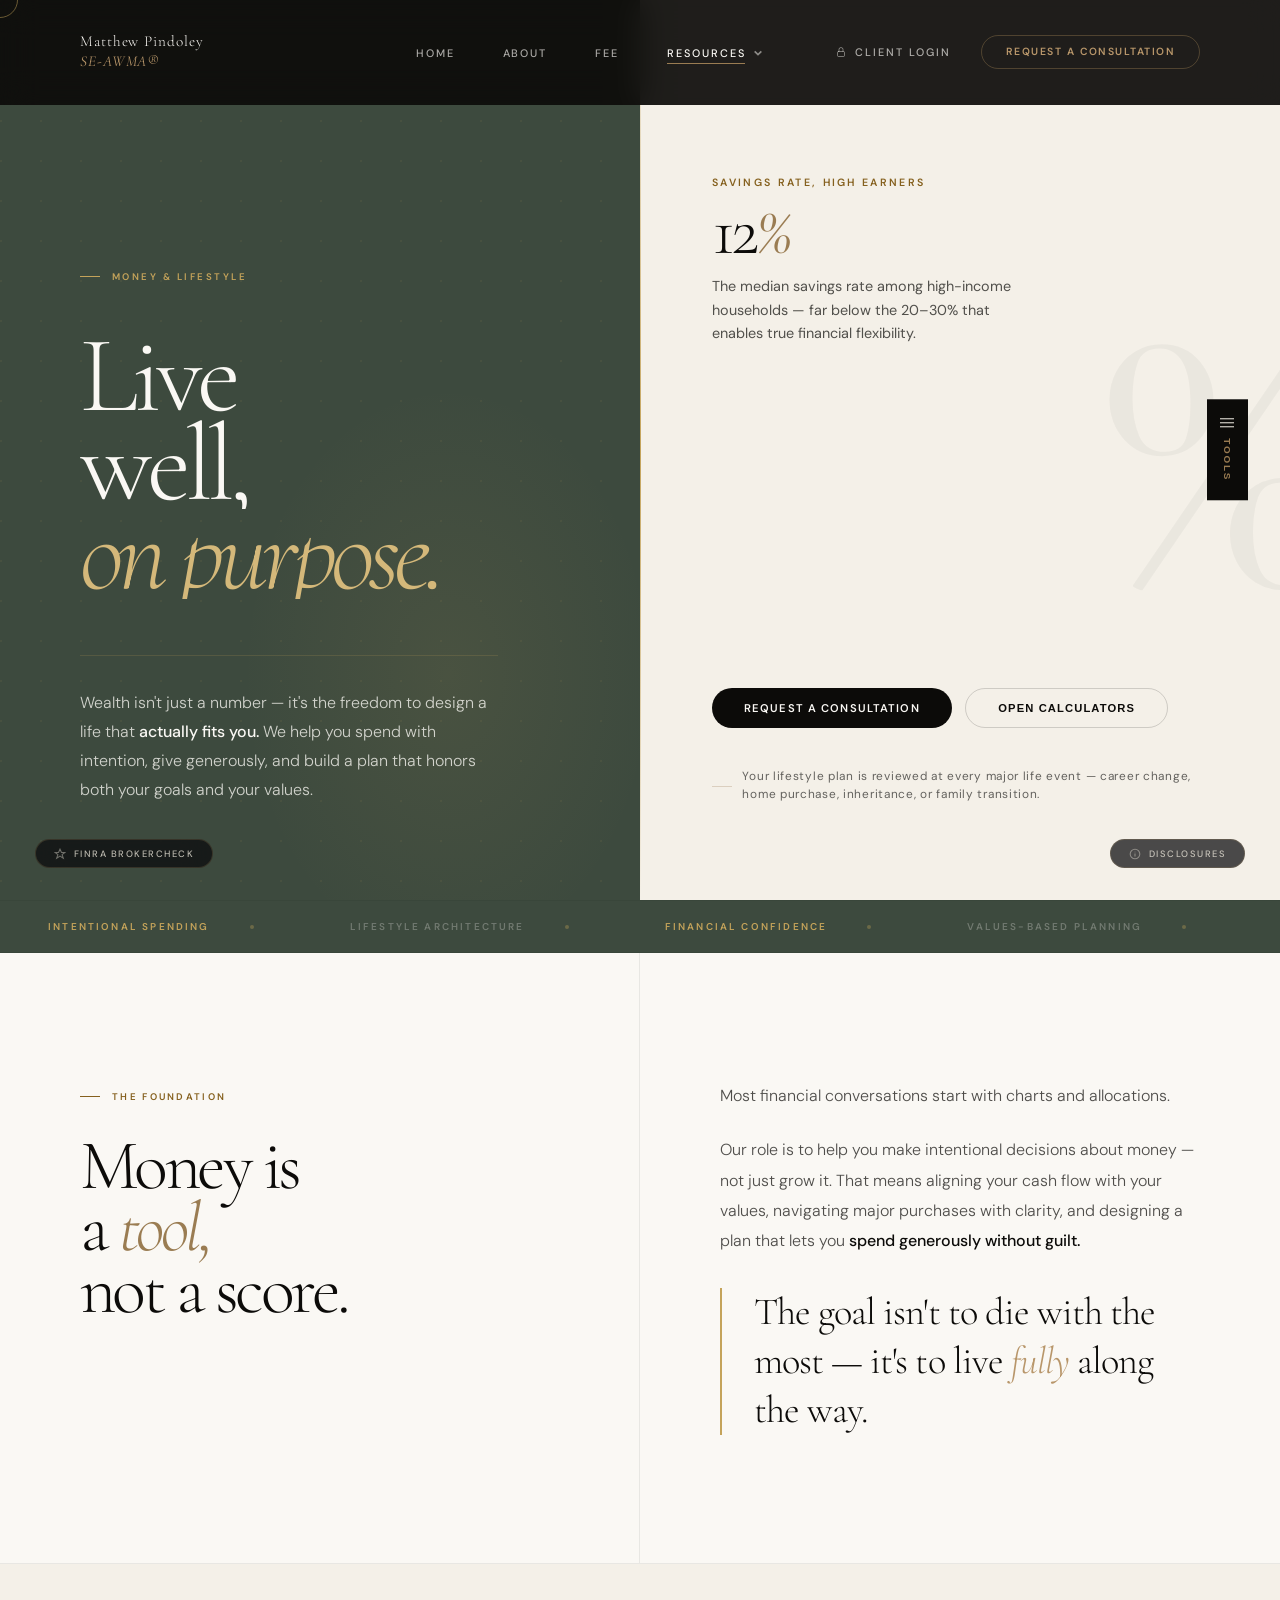
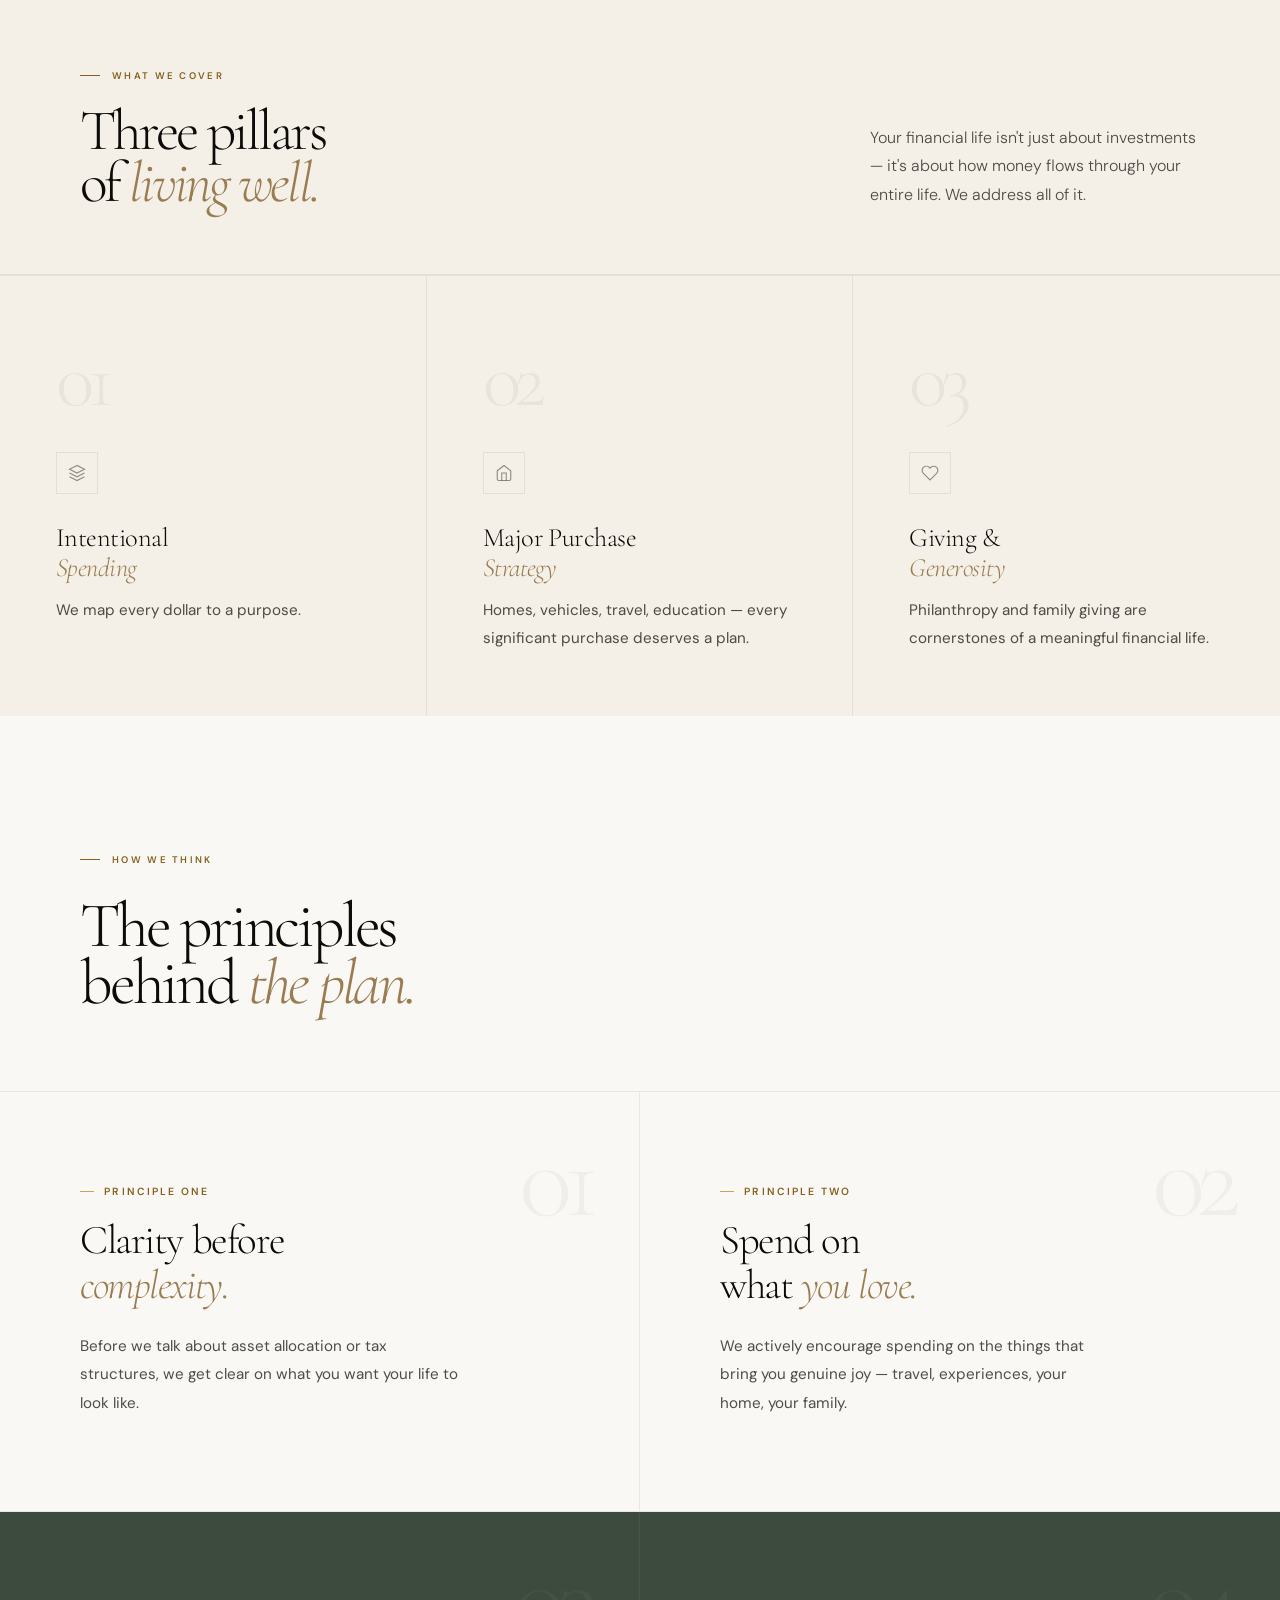
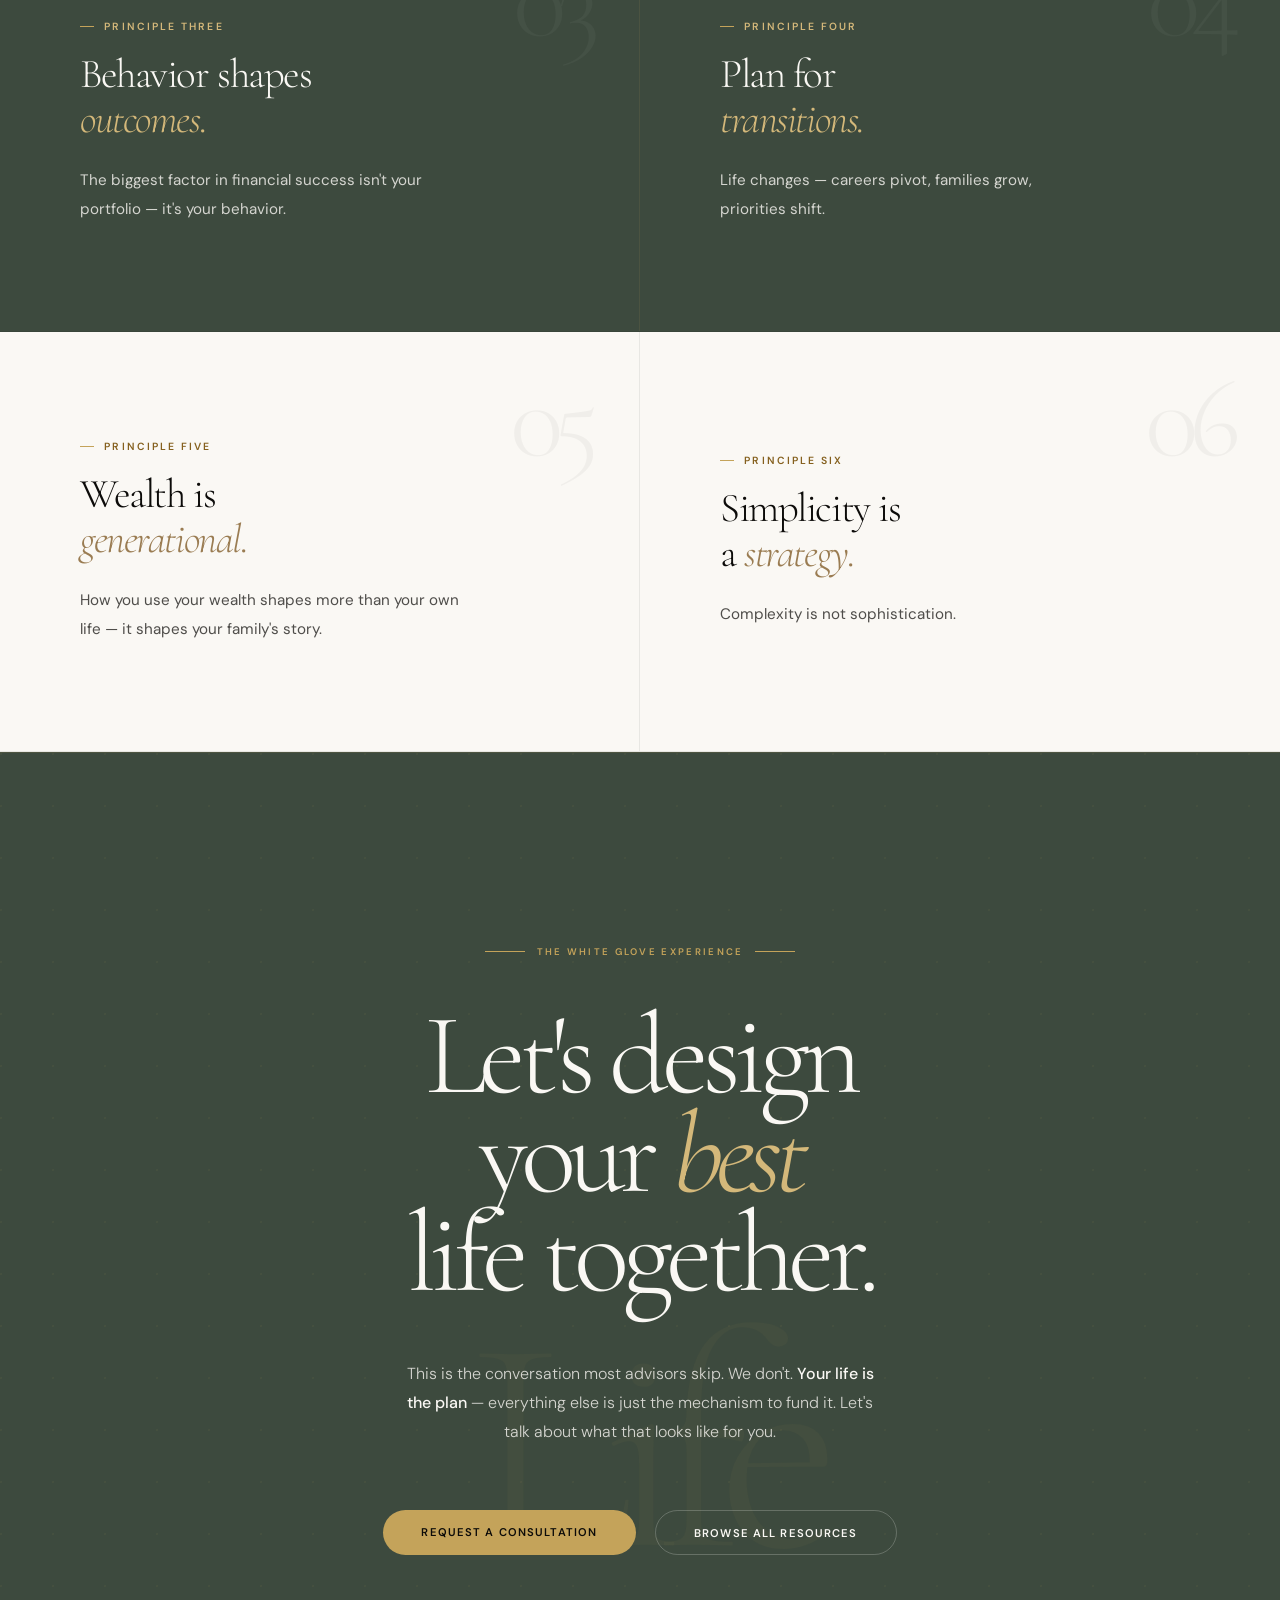
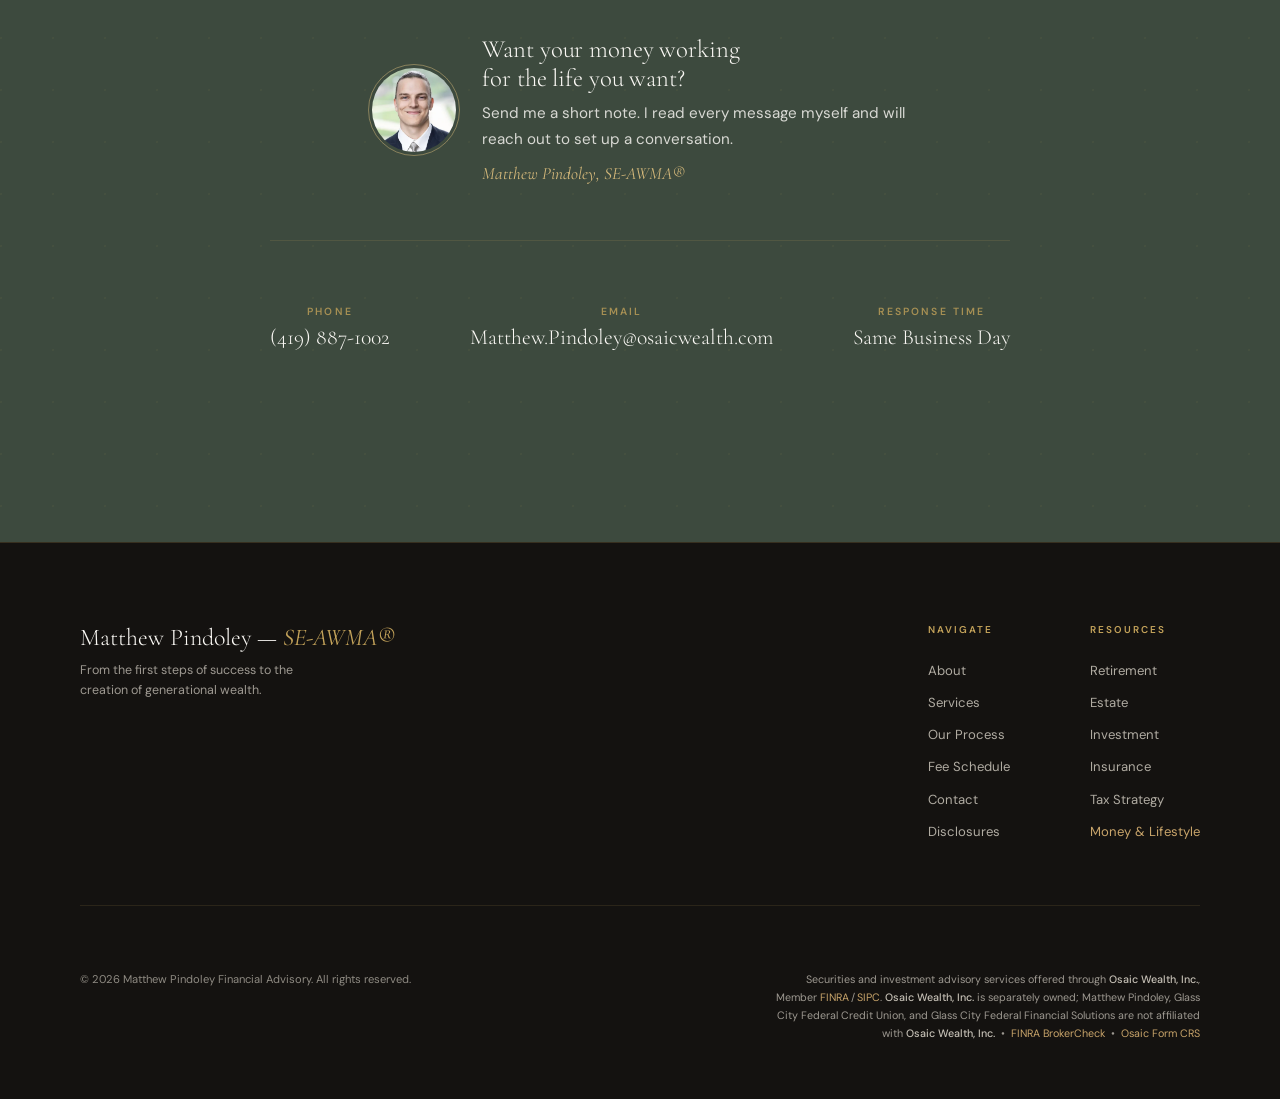
<file: resource-money.html>
<!DOCTYPE html>
<html lang="en">
<head>
  <meta charset="UTF-8"/>
  <meta name="viewport" content="width=device-width,initial-scale=1"/>
  <title>Money &amp; Lifestyle — Matthew Pindoley, SE-AWMA® | Toledo, Ohio</title>
  <meta name="description" content="Money and lifestyle planning: intentional spending, major purchases, and generosity, with emergency fund, savings rate, and lifestyle cost tools.">
  <link rel="canonical" href="https://matthewpindoley.com/resource-money.html">
  <link rel="icon" type="image/png" href="favicon.png">
  <meta property="og:type" content="website">
  <meta property="og:url" content="https://matthewpindoley.com/resource-money.html">
  <meta property="og:site_name" content="Matthew Pindoley — SE-AWMA®">
  <meta property="og:title" content="Money &amp; Lifestyle — Matthew Pindoley, SE-AWMA® | Toledo, Ohio">
  <meta property="og:description" content="Money and lifestyle planning: intentional spending, major purchases, and generosity, with emergency fund, savings rate, and lifestyle cost tools.">
  <meta property="og:image" content="https://res.cloudinary.com/dfabtxqiy/image/upload/q_auto:good,w_1200/v1772661877/headshot_ztmhku.jpg">
  <meta name="twitter:card" content="summary_large_image">
  <link rel="preconnect" href="https://fonts.googleapis.com">
  <link rel="preconnect" href="https://fonts.gstatic.com" crossorigin>
  <link href="https://fonts.googleapis.com/css2?family=Cormorant+Garamond:ital,wght@0,300;0,400;0,600;1,300;1,400&family=DM+Sans:opsz,wght@9..40,300;9..40,400;9..40,500;9..40,600&display=swap" rel="stylesheet">
<style>
:root{
  /* Money & Lifestyle — warm sand / deep moss / gold accent */
  --ink:#0c0b09;--ink2:#141210;--ink3:#1c1a17;
  --cream:#faf8f4;--cream2:#f4f0e8;--cream3:#ede8dd;
  --bronze:#9a7c52;--bronze2:#b8966a;--bronze3:rgba(154,124,82,.12);
  --gold:#c4a35a;--gold2:#d4b87a;
  --sage:#3d4a3e;--sage2:#506352;
  --charcoal:#2a2720;--charcoal2:#3a342c;
  --muted:rgba(12,11,9,.36);--border:rgba(154,124,82,.15);--border2:rgba(154,124,82,.28);
  --im:rgba(12,11,9,.44);--ib:rgba(12,11,9,.07);--ib2:rgba(12,11,9,.04);
  --ff:'Cormorant Garamond',Georgia,serif;
  --fb:'DM Sans',system-ui,sans-serif;
  --e1:cubic-bezier(.16,1,.3,1);--e2:cubic-bezier(.22,.9,.25,1);
}
*,*::before,*::after{box-sizing:border-box;margin:0;padding:0}
html{font-size:16px;overflow-x:hidden;scroll-behavior:smooth}
body{font-family:var(--fb);background:var(--cream);color:var(--ink);
  -webkit-font-smoothing:antialiased;overflow-x:hidden;cursor:none}
a{color:inherit;text-decoration:none}

/* GRAIN */
#grain{position:fixed;inset:0;z-index:9998;pointer-events:none;opacity:.018;
  background-image:url("data:image/svg+xml,%3Csvg viewBox='0 0 200 200' xmlns='https://www.w3.org/2000/svg'%3E%3Cfilter id='n'%3E%3CfeTurbulence type='fractalNoise' baseFrequency='0.85' numOctaves='4' stitchTiles='stitch'/%3E%3C/filter%3E%3Crect width='100%25' height='100%25' filter='url(%23n)'/%3E%3C/svg%3E");
  background-size:160px;animation:grn .08s steps(1) infinite}
@keyframes grn{0%{transform:translate(0,0)}20%{transform:translate(-4%,-3%)}40%{transform:translate(3%,5%)}60%{transform:translate(-2%,2%)}80%{transform:translate(5%,-4%)}100%{transform:translate(0,0)}}

/* CURSOR */
#cur{position:fixed;top:0;left:0;width:6px;height:6px;border-radius:50%;
  background:var(--gold);pointer-events:none;z-index:10000;
  transform:translate(-50%,-50%);
  transition:width .3s var(--e1),height .3s var(--e1),opacity .2s}
#cur-r{position:fixed;top:0;left:0;width:36px;height:36px;border-radius:50%;
  border:1.5px solid rgba(196,163,90,.5);pointer-events:none;z-index:9999;
  transform:translate(-50%,-50%);
  transition:width .35s var(--e1),height .35s var(--e1),border-color .3s}
body.hov #cur{width:44px;height:44px;opacity:.08}
body.hov #cur-r{width:62px;height:62px;border-color:var(--gold)}
body.pressing #cur{width:20px;height:20px}

/* ─── NAV ─────────────────────────────────────────── */

/* MOBILE DRAWER */

/* ═══════════════════════════════════════════════════
   HERO — editorial lifestyle, full-height cinematic
   ═══════════════════════════════════════════════════ */
#hero{min-height:100svh;position:relative;display:grid;
  grid-template-columns:1fr 1fr;overflow:hidden}

.hero-left{background:var(--sage);display:flex;flex-direction:column;
  justify-content:flex-end;padding:11rem 5rem 6rem;position:relative;overflow:hidden;z-index:1}
.hero-left-pattern{position:absolute;inset:0;pointer-events:none;
  background-image:radial-gradient(circle at 1px 1px, rgba(196,163,90,.08) 1px, transparent 0);
  background-size:40px 40px}
.hero-left-glow{position:absolute;bottom:-10%;right:-5%;
  width:70%;height:70%;
  background:radial-gradient(ellipse,rgba(196,163,90,.09) 0%,transparent 65%);
  pointer-events:none}
.hero-eyebrow{font-size:.6rem;letter-spacing:.26em;text-transform:uppercase;
  font-weight:600;color:var(--gold);display:inline-flex;align-items:center;gap:.75rem;
  margin-bottom:3rem;opacity:0;animation:rUp .8s var(--e1) .3s forwards}
.hero-eyebrow::before{content:'';width:20px;height:1px;background:var(--gold)}
.hero-h{font-family:var(--ff);font-weight:300;
  font-size:clamp(5.5rem,8.5vw,12rem);line-height:.82;letter-spacing:-.055em;
  color:var(--cream)}
.hero-h .ln{overflow:hidden;display:block}
.hero-h .wd{display:block;transform:translateY(110%);transition:transform 1.1s var(--e1)}
.hero-h .wd.vis{transform:translateY(0)}
.hero-h em{font-style:italic;color:var(--gold2)}
.hero-tagline{font-size:.88rem;line-height:1.82;color:rgba(250,248,244,.64);
  font-weight:300;max-width:38ch;margin-top:3.5rem;border-top:1px solid rgba(196,163,90,.18);
  padding-top:2rem;opacity:0;animation:rUp .8s var(--e1) 1.6s forwards}
.hero-tagline strong{color:var(--cream);font-weight:500}

.hero-right{background:var(--cream2);display:flex;flex-direction:column;
  justify-content:space-between;padding:11rem 4.5rem 6rem;position:relative;overflow:hidden}
.hero-right::before{content:'';position:absolute;top:0;left:0;width:1px;height:100%;
  background:linear-gradient(to bottom,transparent,var(--gold),transparent)}
.hero-num-wrap{position:absolute;top:0;right:-2rem;bottom:0;
  display:flex;align-items:center;pointer-events:none;overflow:hidden}
.hero-big-num{font-family:var(--ff);font-size:clamp(18rem,34vw,48rem);
  font-weight:300;color:rgba(12,11,9,.04);line-height:1;letter-spacing:-.08em;
  user-select:none;opacity:0;animation:fadeIn 1.6s ease 1s forwards}
.hero-right-top{position:relative;z-index:1;
  opacity:0;animation:rUp .8s var(--e1) .6s forwards}
.hero-right-label{font-size:.66rem;letter-spacing:.22em;text-transform:uppercase;
  color:var(--gold);font-weight:600;margin-bottom:.6rem}
.hero-right-stat{font-family:var(--ff);font-size:clamp(2.8rem,5.5vw,7.5rem);font-weight:300;
  color:var(--ink);line-height:.9;letter-spacing:-.05em}
.hero-right-stat em{font-style:italic;color:var(--bronze)}
.hero-right-note{font-size:.82rem;color:rgba(12,11,9,.52);font-weight:300;margin-top:.8rem;max-width:30ch;line-height:1.65}
.hero-right-bottom{position:relative;z-index:1;
  opacity:0;animation:rUp .8s var(--e1) .9s forwards}
.hero-actions{display:flex;gap:.85rem;flex-wrap:wrap;margin-bottom:2.5rem}
.btn-p{display:inline-flex;align-items:center;gap:.55rem;border-radius:9999px;
  font-size:.7rem;font-weight:600;letter-spacing:.1em;text-transform:uppercase;
  cursor:none;transition:transform .2s var(--e1),box-shadow .25s}
.btn-solid{padding:.82rem 2rem;background:var(--ink);color:var(--cream);border:none}
.btn-solid:hover{box-shadow:0 16px 40px rgba(12,11,9,.22)}
.btn-ghost-p{padding:.82rem 2rem;background:transparent;color:var(--ink);
  border:1px solid rgba(12,11,9,.16)}
.btn-ghost-p:hover{border-color:var(--gold);background:rgba(196,163,90,.05)}
.hero-footnote{font-size:.65rem;letter-spacing:.06em;color:var(--muted);
  display:flex;align-items:center;gap:.65rem;line-height:1.5}
.hero-footnote::before{content:'';width:20px;height:1px;background:var(--border2);flex-shrink:0}
/* mobile-only duplicate of hero actions — hidden at desktop */
.hero-left-mob-actions{display:none}

/* ═══════════════════════════════════════════════════
   MARQUEE
   ═══════════════════════════════════════════════════ */
#marquee{overflow:hidden;border-top:1px solid rgba(12,11,9,.06);border-bottom:1px solid rgba(12,11,9,.06);
  background:var(--sage);padding:1.2rem 0;display:flex;align-items:center}
.marquee-track{display:flex;gap:0;white-space:nowrap;
  animation:marquee 32s linear infinite}
.marquee-track:hover{animation-play-state:paused}
.marquee-item{display:inline-flex;align-items:center;gap:2.5rem;padding:0 3rem;
  font-size:.62rem;letter-spacing:.22em;text-transform:uppercase;font-weight:600;
  color:rgba(250,248,244,.28)}
.marquee-item em{color:var(--gold);font-style:normal}
.marquee-dot{width:4px;height:4px;border-radius:50%;background:rgba(196,163,90,.35);flex-shrink:0}
@keyframes marquee{0%{transform:translateX(0)}100%{transform:translateX(-50%)}}

/* ═══════════════════════════════════════════════════
   PHILOSOPHY — large editorial intro
   ═══════════════════════════════════════════════════ */
#philosophy{background:var(--cream)}
.phil-intro{display:grid;grid-template-columns:1fr 1fr;border-bottom:1px solid var(--ib)}
.phil-intro-left{padding:8rem 5rem;border-right:1px solid var(--ib)}
.phil-intro-right{padding:8rem 5rem;display:flex;flex-direction:column;justify-content:center}
.phil-ey{font-size:.6rem;letter-spacing:.24em;text-transform:uppercase;
  color:var(--gold);font-weight:600;margin-bottom:2rem;
  display:inline-flex;align-items:center;gap:.75rem}
.phil-ey::before{content:'';width:20px;height:1px;background:var(--gold)}
.phil-h{font-family:var(--ff);font-weight:300;
  font-size:clamp(3rem,5.5vw,7rem);line-height:.88;letter-spacing:-.05em;color:var(--ink)}
.phil-h em{font-style:italic;color:var(--bronze)}
.phil-body{font-size:.88rem;line-height:1.88;color:rgba(12,11,9,.52);font-weight:300;max-width:44ch}
.phil-body strong{color:var(--ink);font-weight:500}
.phil-pullquote{font-family:var(--ff);font-size:clamp(1.6rem,3vw,3rem);
  font-weight:300;line-height:1.28;letter-spacing:-.025em;color:var(--ink);
  border-left:2px solid var(--gold);padding-left:2rem;margin-top:2rem}
.phil-pullquote em{font-style:italic;color:var(--bronze2)}

/* ═══════════════════════════════════════════════════
   PILLARS — 3-col lifestyle tiles
   ═══════════════════════════════════════════════════ */
#pillars{background:var(--cream2)}
.pillars-head{padding:6rem 5rem 4rem;border-bottom:1px solid var(--ib);
  display:flex;justify-content:space-between;align-items:flex-end;gap:3rem}
.pillars-ey{font-size:.6rem;letter-spacing:.24em;text-transform:uppercase;
  color:var(--gold);font-weight:600;margin-bottom:1.5rem;
  display:inline-flex;align-items:center;gap:.75rem}
.pillars-ey::before{content:'';width:20px;height:1px;background:var(--gold)}
.pillars-headline{font-family:var(--ff);font-weight:300;
  font-size:clamp(2.5rem,4.5vw,6rem);line-height:.9;letter-spacing:-.05em;color:var(--ink)}
.pillars-headline em{font-style:italic;color:var(--bronze)}
.pillars-sub{font-size:.86rem;line-height:1.8;color:rgba(12,11,9,.52);
  font-weight:300;max-width:30ch;flex-shrink:0}
.pillars-grid{display:grid;grid-template-columns:repeat(3,1fr);border-top:1px solid var(--ib)}
.pillar-card{padding:4rem 3.5rem;border-right:1px solid var(--ib);
  position:relative;overflow:hidden;
  transition:background .35s}
.pillar-card:last-child{border-right:none}
.pillar-card::before{content:'';position:absolute;bottom:0;left:0;right:0;
  height:2px;background:linear-gradient(90deg,var(--gold),transparent);
  transform:scaleX(0);transform-origin:left;transition:transform .5s var(--e1)}
.pillar-card:hover::before{transform:scaleX(1)}
.pillar-card:hover{background:rgba(196,163,90,.03)}
.pillar-num{font-family:var(--ff);font-size:5rem;font-weight:300;
  color:rgba(12,11,9,.05);line-height:1;letter-spacing:-.08em;
  margin-bottom:2rem;transition:color .35s}
.pillar-card:hover .pillar-num{color:rgba(196,163,90,.12)}
.pillar-icon{width:42px;height:42px;border:1px solid var(--ib);
  display:flex;align-items:center;justify-content:center;margin-bottom:1.8rem;
  transition:border-color .3s,background .3s}
.pillar-card:hover .pillar-icon{border-color:var(--gold);background:rgba(196,163,90,.06)}
.pillar-icon svg{width:18px;height:18px;color:var(--im);transition:color .3s}
.pillar-card:hover .pillar-icon svg{color:var(--gold)}
.pillar-title{font-family:var(--ff);font-size:1.65rem;font-weight:300;
  color:var(--ink);letter-spacing:-.02em;margin-bottom:.85rem;line-height:1.15}
.pillar-title em{font-style:italic;color:var(--bronze)}
.pillar-body{font-size:.86rem;line-height:1.82;color:rgba(12,11,9,.52);font-weight:300}
.pillar-body strong{color:var(--ink);font-weight:500}

/* ═══════════════════════════════════════════════════
   PRINCIPLES — alternating dark/light editorial
   ═══════════════════════════════════════════════════ */
#principles{background:var(--cream)}
.principles-intro{padding:8rem 5rem 5rem;border-bottom:1px solid var(--ib)}
.princ-ey{font-size:.6rem;letter-spacing:.24em;text-transform:uppercase;
  color:var(--gold);font-weight:600;margin-bottom:2rem;
  display:inline-flex;align-items:center;gap:.75rem}
.princ-ey::before{content:'';width:20px;height:1px;background:var(--gold)}
.princ-h{font-family:var(--ff);font-weight:300;
  font-size:clamp(3rem,5vw,6.5rem);line-height:.88;letter-spacing:-.05em;color:var(--ink)}
.princ-h em{font-style:italic;color:var(--bronze)}
.princ-row{display:grid;grid-template-columns:1fr 1fr;border-bottom:1px solid var(--ib);
  min-height:420px}
.princ-row.dark{background:var(--sage)}
.princ-cell{padding:5rem;display:flex;flex-direction:column;justify-content:center;
  border-right:1px solid var(--ib);position:relative;overflow:hidden}
.princ-cell:last-child{border-right:none}
.princ-row.dark .princ-cell{border-right-color:rgba(196,163,90,.1)}
.princ-cell-num{font-family:var(--ff);font-size:7rem;font-weight:300;
  color:rgba(12,11,9,.04);line-height:1;letter-spacing:-.08em;
  position:absolute;top:2rem;right:3rem;pointer-events:none;user-select:none}
.princ-row.dark .princ-cell-num{color:rgba(250,248,244,.04)}
.princ-cell-label{font-size:.65rem;letter-spacing:.2em;text-transform:uppercase;
  font-weight:600;color:var(--gold);margin-bottom:1.2rem;
  display:inline-flex;align-items:center;gap:.65rem}
.princ-cell-label::before{content:'';width:14px;height:1px;background:var(--gold)}
.princ-row.dark .princ-cell-label{color:var(--gold2)}
.princ-cell-title{font-family:var(--ff);font-size:clamp(1.8rem,3.2vw,3.5rem);
  font-weight:300;color:var(--ink);letter-spacing:-.035em;line-height:1.1;margin-bottom:1.5rem}
.princ-row.dark .princ-cell-title{color:var(--cream)}
.princ-cell-title em{font-style:italic;color:var(--bronze)}
.princ-row.dark .princ-cell-title em{color:var(--gold2)}
.princ-cell-body{font-size:.87rem;line-height:1.88;color:rgba(12,11,9,.52);font-weight:300;max-width:38ch}
.princ-row.dark .princ-cell-body{color:rgba(250,248,244,.64)}
.princ-cell-body strong{color:var(--ink);font-weight:500}
.princ-row.dark .princ-cell-body strong{color:var(--cream)}

/* ═══════════════════════════════════════════════════
   HABITS — horizontal scroll editorial
   ═══════════════════════════════════════════════════ */
#habits{background:var(--ink);overflow:hidden;padding:8rem 0}
.habits-head{padding:0 5rem 4rem;display:grid;grid-template-columns:auto 1fr;
  gap:0 6rem;align-items:end;border-bottom:1px solid rgba(154,124,82,.12);
  padding-bottom:4rem;margin-bottom:4rem}
.habits-ey{font-size:.6rem;letter-spacing:.24em;text-transform:uppercase;
  color:var(--gold);font-weight:600;margin-bottom:1.5rem;
  display:inline-flex;align-items:center;gap:.75rem}
.habits-ey::before{content:'';width:20px;height:1px;background:var(--gold)}
.habits-h{font-family:var(--ff);font-weight:300;
  font-size:clamp(3rem,5vw,6.5rem);line-height:.88;letter-spacing:-.055em;color:var(--cream)}
.habits-h em{font-style:italic;color:var(--gold2)}
.habits-subtext{font-size:.87rem;line-height:1.82;color:rgba(250,248,244,.6);
  font-weight:300;max-width:36ch;align-self:end}
.habits-list{display:grid;grid-template-columns:repeat(4,1fr);
  border-top:1px solid rgba(154,124,82,.1)}
.habit-item{padding:3.5rem 3rem;border-right:1px solid rgba(154,124,82,.1);
  position:relative;transition:background .3s}
.habit-item:last-child{border-right:none}
.habit-item:hover{background:rgba(196,163,90,.04)}
.habit-n{font-family:var(--ff);font-size:3rem;font-weight:300;
  color:rgba(196,163,90,.15);line-height:1;letter-spacing:-.06em;margin-bottom:1.5rem}
.habit-title{font-family:var(--ff);font-size:1.45rem;font-weight:300;
  color:var(--cream);letter-spacing:-.018em;margin-bottom:.9rem;line-height:1.2}
.habit-title em{font-style:italic;color:var(--gold2)}
.habit-body{font-size:.82rem;line-height:1.82;color:rgba(250,248,244,.62);font-weight:300}
.habit-body strong{color:rgba(250,248,244,.85);font-weight:500}

/* ═══════════════════════════════════════════════════
   FEATURE STRIP — lifestyle goals centered
   ═══════════════════════════════════════════════════ */
#feature{background:var(--cream2);
  display:grid;grid-template-columns:1fr 1fr;
  border-top:1px solid var(--ib);border-bottom:1px solid var(--ib)}
.feat-left{padding:8rem 5rem;border-right:1px solid var(--ib);
  display:flex;flex-direction:column;justify-content:center}
.feat-right{padding:8rem 5rem;display:flex;flex-direction:column;justify-content:center;
  background:var(--sage)}
.feat-ey{font-size:.65rem;letter-spacing:.22em;text-transform:uppercase;
  font-weight:600;color:var(--gold);margin-bottom:1.8rem;
  display:inline-flex;align-items:center;gap:.65rem}
.feat-ey::before{content:'';width:14px;height:1px;background:var(--gold)}
.feat-h{font-family:var(--ff);font-weight:300;
  font-size:clamp(2rem,3.8vw,5rem);line-height:.9;letter-spacing:-.04em;color:var(--ink);
  margin-bottom:2rem}
.feat-h em{font-style:italic;color:var(--bronze)}
.feat-right .feat-h{color:var(--cream)}
.feat-right .feat-h em{color:var(--gold2)}
.feat-body{font-size:.88rem;line-height:1.88;color:rgba(12,11,9,.52);font-weight:300;max-width:40ch}
.feat-right .feat-body{color:rgba(250,248,244,.64)}
.feat-body strong{color:var(--ink);font-weight:500}
.feat-right .feat-body strong{color:var(--cream)}
.feat-list{margin-top:2.5rem;display:flex;flex-direction:column;gap:.8rem}
.feat-list-item{display:flex;align-items:flex-start;gap:.85rem;
  font-size:.84rem;color:rgba(12,11,9,.52);font-weight:300;line-height:1.6}
.feat-right .feat-list-item{color:rgba(250,248,244,.64)}
.feat-list-item::before{content:'';width:6px;height:6px;border-radius:50%;
  background:var(--gold);flex-shrink:0;margin-top:.45rem}
.feat-list-item strong{color:var(--ink);font-weight:500}
.feat-right .feat-list-item strong{color:var(--cream)}
.feat-stat-row{display:flex;gap:3rem;margin-top:3.5rem;padding-top:3rem;
  border-top:1px solid var(--ib)}
.feat-right .feat-stat-row{border-top-color:rgba(196,163,90,.15)}
.feat-stat{text-align:center}
.feat-stat-n{font-family:var(--ff);font-size:clamp(2rem,4vw,4.5rem);
  font-weight:300;color:var(--ink);letter-spacing:-.04em;line-height:1}
.feat-right .feat-stat-n{color:var(--cream)}
.feat-stat-n em{font-style:italic;color:var(--bronze)}
.feat-right .feat-stat-n em{color:var(--gold2)}
.feat-stat-label{font-size:.65rem;letter-spacing:.18em;text-transform:uppercase;
  color:rgba(12,11,9,.52);font-weight:600;margin-top:.4rem}
.feat-right .feat-stat-label{color:rgba(250,248,244,.58)}

/* ═══════════════════════════════════════════════════
   FAQ
   ═══════════════════════════════════════════════════ */
#faq{padding:10rem 5rem;background:var(--cream)}
.faq-outer{display:grid;grid-template-columns:1fr 1fr;gap:8rem}
.faq-left-head{position:sticky;top:8rem;align-self:start}
.faq-ey{font-size:.65rem;letter-spacing:.24em;text-transform:uppercase;
  color:var(--gold);font-weight:600;margin-bottom:2rem;
  display:inline-flex;align-items:center;gap:.75rem}
.faq-ey::before{content:'';width:20px;height:1px;background:var(--gold)}
.faq-h{font-family:var(--ff);font-weight:300;
  font-size:clamp(2.8rem,5vw,6.5rem);line-height:.88;letter-spacing:-.05em;color:var(--ink)}
.faq-h em{font-style:italic;color:var(--bronze)}
.faq-sub{font-size:.87rem;line-height:1.82;color:rgba(12,11,9,.52);font-weight:300;
  margin-top:2.5rem;max-width:32ch}
.faq-sub strong{color:var(--ink);font-weight:500}
.faq-cta-wrap{margin-top:4rem;display:flex;flex-direction:column;gap:1rem}
.faq-list{display:flex;flex-direction:column;gap:0}
.faq-item{border-bottom:1px solid var(--ib)}
.faq-item:first-child{border-top:1px solid var(--ib)}
.faq-q{display:flex;align-items:baseline;justify-content:space-between;
  width:100%;padding:2rem 0;background:transparent;border:none;cursor:none;
  text-align:left;font-family:var(--ff);font-size:clamp(1.2rem,1.8vw,1.65rem);
  font-weight:300;color:var(--ink);letter-spacing:-.015em;gap:2rem;transition:color .2s}
.faq-q:hover{color:var(--bronze)}
.fq-i{font-size:.6rem;letter-spacing:.12em;color:rgba(12,11,9,.24);font-family:var(--fb);
  text-transform:uppercase;font-weight:500;flex-shrink:0;width:2.2rem}
.fq-arr{flex-shrink:0;width:22px;height:22px;border:1px solid rgba(12,11,9,.12);
  border-radius:50%;display:flex;align-items:center;justify-content:center;
  transition:transform .35s var(--e1),border-color .25s,background .25s}
.faq-q[aria-expanded="true"] .fq-arr{transform:rotate(45deg);border-color:var(--gold);background:var(--gold)}
.faq-q[aria-expanded="true"] .fq-arr svg{color:var(--cream)}
.fq-arr svg{width:9px;height:9px;color:rgba(12,11,9,.3);transition:color .25s}
.faq-panel{max-height:0;overflow:hidden;transition:max-height .42s cubic-bezier(.2,.9,.2,1)}
.faq-panel.open{max-height:500px}
.faq-ans{padding:.2rem 0 2.2rem 2.8rem;font-size:.87rem;line-height:1.9;
  color:rgba(12,11,9,.52);font-weight:300;max-width:58ch}
.faq-ans strong{color:var(--ink);font-weight:500}

/* ═══════════════════════════════════════════════════
   CTA — full dark, centered
   ═══════════════════════════════════════════════════ */
#cta{background:var(--sage);padding:12rem 5rem;
  display:flex;flex-direction:column;align-items:center;text-align:center;
  position:relative;overflow:hidden;border-top:1px solid rgba(196,163,90,.12)}
.cta-bg-text{position:absolute;top:50%;left:50%;
  transform:translate(-50%,-50%);
  font-family:var(--ff);font-size:clamp(12rem,24vw,34rem);
  font-weight:300;color:rgba(196,163,90,.04);line-height:1;
  letter-spacing:-.1em;pointer-events:none;user-select:none;white-space:nowrap}
.cta-grid-bg{position:absolute;inset:0;
  background-image:radial-gradient(circle at 1px 1px, rgba(196,163,90,.06) 1px, transparent 0);
  background-size:52px 52px;pointer-events:none}
.cta-ey{font-size:.6rem;letter-spacing:.24em;text-transform:uppercase;
  color:var(--gold);font-weight:600;margin-bottom:3rem;
  display:inline-flex;align-items:center;gap:.75rem;position:relative;z-index:1}
.cta-ey::before,.cta-ey::after{content:'';width:40px;height:1px;background:var(--gold)}
.cta-h{font-family:var(--ff);font-weight:300;
  font-size:clamp(4rem,9vw,12rem);line-height:.86;letter-spacing:-.06em;
  color:var(--cream);position:relative;z-index:1;max-width:18ch}
.cta-h em{font-style:italic;color:var(--gold2)}
.cta-p{font-size:.9rem;line-height:1.82;color:rgba(250,248,244,.64);
  font-weight:300;margin-top:3.5rem;max-width:44ch;position:relative;z-index:1}
.cta-p strong{color:var(--cream);font-weight:500}
.cta-acts{display:flex;gap:1.2rem;flex-wrap:wrap;justify-content:center;
  margin-top:4rem;position:relative;z-index:1}
.btn-cta-primary{padding:.9rem 2.4rem;background:var(--gold);color:var(--ink);
  border:none;border-radius:9999px;font-size:.7rem;font-weight:600;
  letter-spacing:.1em;text-transform:uppercase;cursor:none;
  transition:box-shadow .3s var(--e1),transform .2s}
.btn-cta-primary:hover{box-shadow:0 20px 50px rgba(196,163,90,.4)}
.btn-cta-ghost{padding:.9rem 2.4rem;background:transparent;color:var(--cream);
  border:1px solid rgba(250,248,244,.22);border-radius:9999px;
  font-size:.7rem;font-weight:600;letter-spacing:.1em;text-transform:uppercase;cursor:none;
  transition:border-color .3s,background .3s}
.btn-cta-ghost:hover{border-color:var(--gold);background:rgba(196,163,90,.08)}
.cta-details{display:flex;gap:5rem;margin-top:6rem;padding-top:4rem;
  border-top:1px solid rgba(196,163,90,.15);position:relative;z-index:1;flex-wrap:wrap;
  justify-content:center}
.cta-det-item{text-align:center}
.cta-dl{font-size:.65rem;letter-spacing:.2em;text-transform:uppercase;
  color:rgba(196,163,90,.78);font-weight:600;margin-bottom:.4rem}
.cta-dv{font-family:var(--ff);font-size:1.35rem;font-weight:300;color:var(--cream)}
.cta-dv a{transition:color .2s}.cta-dv a:hover{color:var(--gold2)}

/* ─── SIDEBAR ─────────────────────────────────────── */
#sb-trigger{position:fixed;right:2rem;top:50%;transform:translateY(-50%);
  z-index:600;display:flex;flex-direction:column;align-items:center;gap:0;
  background:var(--ink);border:none;cursor:none;padding:1.2rem .85rem;
  transition:background .3s,transform .35s var(--e1)}
#sb-trigger:hover{background:var(--charcoal)}
#sb-trigger.nudge{animation:nudge 2.5s var(--e1) 3s 1}
@keyframes nudge{0%,100%{transform:translateY(-50%) translateX(0)}30%{transform:translateY(-50%) translateX(-8px)}60%{transform:translateY(-50%) translateX(-4px)}}
.sb-trig-label{font-size:.62rem;letter-spacing:.18em;text-transform:uppercase;
  color:var(--bronze);font-weight:600;writing-mode:vertical-rl;margin-top:.7rem}
.sb-trig-icon{display:flex;flex-direction:column;gap:3px}
.sb-trig-icon span{display:block;width:14px;height:1px;background:var(--cream2);
  transition:width .25s var(--e1)}
#sb-trigger:hover .sb-trig-icon span:nth-child(2){width:10px}
#sb-trigger:hover .sb-trig-icon span:nth-child(3){width:6px}
#sb-overlay{position:fixed;inset:0;z-index:880;background:rgba(0,0,0,.5);
  opacity:0;pointer-events:none;transition:opacity .35s;backdrop-filter:blur(4px)}
#sb-overlay.open{opacity:1;pointer-events:auto}
#sb-panel{position:fixed;right:0;top:0;bottom:0;z-index:900;
  width:min(520px,92vw);background:var(--cream);
  border-left:1px solid var(--ib);
  transform:translateX(100%);transition:transform .55s var(--e1);
  display:flex;flex-direction:column;overflow:hidden}
#sb-panel.open{transform:translateX(0)}
.sb-head{background:var(--ink2);padding:2.5rem;display:flex;align-items:center;
  justify-content:space-between;flex-shrink:0;border-bottom:1px solid rgba(154,124,82,.12)}
.sb-title{font-family:var(--ff);font-size:1.6rem;font-weight:300;color:var(--cream);letter-spacing:-.025em}
.sb-title em{font-style:italic;color:var(--bronze2)}
.sb-close{width:36px;height:36px;border:1px solid rgba(154,124,82,.18);
  background:transparent;cursor:none;display:flex;align-items:center;justify-content:center;
  transition:border-color .2s,background .2s}
.sb-close:hover{border-color:var(--bronze);background:rgba(154,124,82,.08)}
.sb-close svg{width:14px;height:14px;color:rgba(250,248,244,.42)}
.sb-tabs{display:flex;border-bottom:1px solid var(--ib);flex-shrink:0;background:var(--cream)}
.sb-tab{flex:1;padding:1.1rem;font-size:.65rem;letter-spacing:.18em;text-transform:uppercase;
  font-weight:600;color:rgba(12,11,9,.48);background:transparent;border:none;cursor:none;
  border-bottom:2px solid transparent;transition:color .2s,border-color .2s}
.sb-tab:hover{color:var(--ink)}
.sb-tab.active{color:var(--ink);border-bottom-color:var(--bronze)}
.sb-body{flex:1;overflow-y:auto;padding:2.5rem;scrollbar-width:thin;scrollbar-color:rgba(12,11,9,.1) transparent}
.sb-body::-webkit-scrollbar{width:4px}
.sb-body::-webkit-scrollbar-thumb{background:rgba(12,11,9,.1)}
.sb-pane{display:none}.sb-pane.active{display:block}
.sb-res-item{display:flex;align-items:center;gap:1rem;
  padding:1.1rem 0;border-bottom:1px solid var(--ib2);transition:padding-left .3s var(--e1)}
.sb-res-item:last-child{border-bottom:none}
.sb-res-item:hover{padding-left:.6rem}
.sb-res-item.current{opacity:.5;pointer-events:none}
.sb-res-icon{width:36px;height:36px;border:1px solid var(--ib);
  display:flex;align-items:center;justify-content:center;flex-shrink:0;
  transition:border-color .2s,background .2s}
.sb-res-item:hover .sb-res-icon{border-color:var(--bronze);background:rgba(154,124,82,.06)}
.sb-res-icon svg{width:14px;height:14px;color:var(--im)}
.sb-res-name{font-family:var(--ff);font-size:1.25rem;font-weight:300;color:var(--ink);letter-spacing:-.015em}
.sb-res-desc{font-size:.72rem;color:var(--im);margin-top:.1rem}
.sb-res-arr{margin-left:auto;opacity:0;transition:opacity .2s;flex-shrink:0}
.sb-res-arr svg{width:12px;height:12px;color:var(--bronze)}
.sb-res-item:hover .sb-res-arr{opacity:1}
.sb-ck-section{margin-bottom:2.5rem}
.sb-ck-title{font-size:.65rem;letter-spacing:.2em;text-transform:uppercase;
  color:var(--bronze);font-weight:600;margin-bottom:1rem;
  display:flex;align-items:center;gap:.65rem}
.sb-ck-title::before{content:'';width:16px;height:1px;background:var(--bronze)}
.sb-ck-item{display:flex;align-items:flex-start;gap:.85rem;
  padding:.7rem 0;border-bottom:1px solid var(--ib2);cursor:none}
.sb-ck-item:last-child{border-bottom:none}
.sb-ck-box{width:18px;height:18px;border:1px solid rgba(12,11,9,.18);
  flex-shrink:0;margin-top:.1rem;position:relative;transition:border-color .2s,background .2s;cursor:none}
.sb-ck-item.done .sb-ck-box{border-color:var(--bronze);background:var(--bronze)}
.sb-ck-item.done .sb-ck-box::after{content:'';position:absolute;inset:0;
  background:url("data:image/svg+xml,%3Csvg viewBox='0 0 12 12' xmlns='http://www.w3.org/2000/svg'%3E%3Cpath d='M2 6l3 3 5-5' stroke='%230c0b09' stroke-width='1.5' fill='none' stroke-linecap='round'/%3E%3C/svg%3E") center/10px no-repeat}
.sb-ck-text{font-size:.84rem;line-height:1.6;color:rgba(12,11,9,.52);font-weight:300}
.sb-ck-text strong{color:var(--ink);font-weight:500}
.sb-ck-item.done .sb-ck-text{color:rgba(12,11,9,.24);text-decoration:line-through;text-decoration-color:rgba(12,11,9,.18)}
.sb-ck-prog{margin-bottom:2rem}
.sb-ck-prog-label{display:flex;justify-content:space-between;align-items:center;
  font-size:.62rem;letter-spacing:.1em;text-transform:uppercase;
  color:var(--im);font-weight:500;margin-bottom:.65rem}
.sb-ck-prog-bar{height:3px;background:rgba(12,11,9,.07);overflow:hidden}
.sb-ck-prog-fill{height:100%;background:linear-gradient(90deg,var(--bronze),var(--bronze2));
  width:0;transition:width .6s var(--e1)}
.sb-tool-card{padding:1.6rem;border:1px solid var(--ib);margin-bottom:1rem;
  transition:border-color .3s,background .3s;position:relative;overflow:hidden}
.sb-tool-card:hover{border-color:var(--border2);background:rgba(154,124,82,.03)}
.sb-tool-title{font-family:var(--ff);font-size:1.2rem;font-weight:300;color:var(--ink);
  margin-bottom:.3rem;letter-spacing:-.015em}
.sb-tool-desc{font-size:.78rem;color:var(--im);font-weight:300;line-height:1.65;margin-bottom:1.2rem}
.sb-tool-btn{display:inline-flex;align-items:center;gap:.5rem;font-size:.65rem;
  letter-spacing:.14em;text-transform:uppercase;font-weight:600;
  color:var(--ink);border:1px solid rgba(12,11,9,.18);
  padding:.55rem 1.2rem;background:transparent;cursor:none;
  transition:border-color .2s,background .2s,color .2s}
.sb-tool-btn:hover{border-color:var(--bronze);background:rgba(154,124,82,.06);color:var(--bronze)}
.sb-tool-input{width:100%;padding:.65rem .85rem;border:1px solid var(--ib);
  background:var(--cream);font-family:var(--fb);font-size:.85rem;color:var(--ink);
  outline:none;transition:border-color .2s;margin-bottom:.6rem}
.sb-tool-input:focus{border-color:var(--bronze)}
.sb-tool-select{width:100%;padding:.65rem .85rem;border:1px solid var(--ib);
  background:var(--cream);font-family:var(--fb);font-size:.85rem;color:var(--ink);
  outline:none;transition:border-color .2s;margin-bottom:.6rem;appearance:none}
.sb-tool-select:focus{border-color:var(--bronze)}
.sb-tool-result{margin-top:1rem;padding:1rem 1.2rem;font-size:.8rem;line-height:1.65;font-weight:300}
.sb-r-ok{background:rgba(154,124,82,.07);border:1px solid rgba(154,124,82,.22);color:var(--ink)}
.sb-r-warn{background:rgba(200,80,50,.05);border:1px solid rgba(200,80,50,.18);color:var(--ink)}
.sb-r-info{background:rgba(12,11,9,.04);border:1px solid rgba(12,11,9,.1);color:var(--ink)}
.sb-tool-lbl{font-size:.65rem;letter-spacing:.18em;text-transform:uppercase;
  color:rgba(12,11,9,.52);font-weight:600;display:block;margin-bottom:.35rem}
.sb-tool-section{margin-bottom:1.5rem}
.sb-tool-row{display:grid;grid-template-columns:1fr 1fr;gap:.75rem}

/* ─── REVEAL ──────────────────────────────────────── */
.rv,.rv-l,.rv-r{opacity:1;transform:none}
.rv.anim{opacity:0;transform:translateY(28px);transition:opacity .9s var(--e1),transform .9s var(--e1)}
.rv-l.anim{opacity:0;transform:translateX(-24px);transition:opacity .9s var(--e1),transform .9s var(--e1)}
.rv-r.anim{opacity:0;transform:translateX(24px);transition:opacity .9s var(--e1),transform .9s var(--e1)}
.rv.anim.vis{opacity:1;transform:translateY(0)}
.rv-l.anim.vis{opacity:1;transform:translateX(0)}
.rv-r.anim.vis{opacity:1;transform:translateX(0)}
.d1{transition-delay:.12s}.d2{transition-delay:.22s}.d3{transition-delay:.34s}.d4{transition-delay:.46s}
@keyframes rUp{from{opacity:0;transform:translateY(18px)}to{opacity:1;transform:translateY(0)}}
@keyframes fadeIn{to{opacity:1}}

/* ─── RESPONSIVE ──────────────────────────────────── */
@media(max-width:1100px){
    #hero{grid-template-columns:1fr}
  .hero-right{padding:5rem 2.5rem}
  .hero-left{padding:10rem 2.5rem 5rem}
  .phil-intro,.princ-row,#feature{grid-template-columns:1fr}
  .phil-intro-left,.phil-intro-right,.princ-cell,.feat-left,.feat-right{border-right:none;border-bottom:1px solid var(--ib)}
  .princ-row.dark .princ-cell{border-bottom-color:rgba(196,163,90,.1)}
  .phil-intro-left{padding:5rem 2.5rem}
  .phil-intro-right{padding:4rem 2.5rem}
  .princ-cell{padding:4rem 2.5rem}
  .feat-left,.feat-right{padding:6rem 2.5rem}
  .pillars-head{flex-direction:column;gap:1.5rem;padding:4rem 2.5rem}
  .pillars-grid{grid-template-columns:1fr}
  .pillar-card{border-right:none;border-bottom:1px solid var(--ib);padding:3rem 2.5rem}
  .habits-list{grid-template-columns:1fr 1fr}
  .habits-head{padding:0 2.5rem 3rem;grid-template-columns:1fr;gap:1.5rem}
  #habits{padding:6rem 0}
  .habit-item{padding:3rem 2.5rem}
  #faq{padding:6rem 2.5rem}
  .faq-outer{grid-template-columns:1fr;gap:4rem}
  .faq-left-head{position:static}
  #cta{padding:8rem 2.5rem}
  #sb-trigger{display:none}
  .cta-details{gap:2.5rem}
}
@media(max-width:768px){
    .hero-left{padding:5rem 1.5rem 5rem}
  .hero-right{padding:4rem 1.5rem 5rem;display:none}
  .hero-h{font-size:clamp(5.5rem,13vw,9rem)}
  .hero-left-mob-actions{display:flex;flex-wrap:wrap;gap:.75rem;margin-top:3rem}
  .hero-left-mob-actions .btn-p{width:100%;justify-content:center}
  .hero-actions{flex-wrap:wrap;gap:.75rem}
  .hero-actions a,.hero-actions .btn-p{width:100%;justify-content:center;text-align:center}
  .hero-meta{gap:2rem;flex-wrap:wrap}
  .phil-intro-left,.phil-intro-right{padding:3.5rem 1.5rem}
  .princ-cell{padding:3rem 1.5rem}
  .feat-left,.feat-right{padding:4rem 1.5rem}
  .pillars-head{padding:3rem 1.5rem}
  .pillar-card{padding:2.5rem 1.5rem}
  .habits-list{grid-template-columns:1fr}
  .habits-head{padding:0 1.5rem 2.5rem}
  .habit-item{padding:2.5rem 1.5rem}
  #faq{padding:4rem 1.5rem}
  #cta{padding:5rem 1.5rem}
  .cta-details{flex-direction:column;gap:1.5rem}
}
@media(max-width:480px){
    .hero-left{padding:5rem 1.25rem 4rem}
  .hero-h{font-size:clamp(5rem,15vw,7rem)}
  .phil-intro-left,.phil-intro-right,.princ-cell,.feat-left,.feat-right{padding-left:1.25rem;padding-right:1.25rem}
  .pillars-head,.pillar-card,.habit-item,.habits-head{padding-left:1.25rem;padding-right:1.25rem}
  #faq,#cta{padding-left:1.25rem;padding-right:1.25rem}
}
@media(pointer:coarse){#cur,#cur-r{display:none}body{cursor:auto}a,button{cursor:pointer}}

.t-discuss{display:inline-flex;align-items:center;gap:.4rem;margin-top:2rem;font-size:.7rem;letter-spacing:.16em;text-transform:uppercase;font-weight:600;color:rgba(9,9,12,.3);transition:color .25s;text-decoration:none}
.t-discuss span{transition:transform .3s cubic-bezier(.16,1,.3,1)}
.t-discuss:hover{color:var(--gold)}
.t-discuss:hover span{transform:translateX(4px)}

/* ── FOOTER ── */
footer{
  background:#141210;
  border-top:1px solid rgba(196,163,90,.20);
  padding:5rem 5rem 3.5rem;
}
.ft-top{
  display:flex;justify-content:space-between;align-items:flex-start;
  gap:3rem;margin-bottom:4rem;padding-bottom:4rem;
  border-bottom:1px solid rgba(196,163,90,.13);
}
.ft-logo{
  font-family:'Cormorant Garamond',Georgia,serif;
  font-size:1.5rem;font-weight:300;color:#faf8f4;
}
.ft-logo b{color:#c4a35a;font-weight:400;font-style:italic}
.ft-tg{
  font-size:.78rem;color:rgba(250,248,244,.44);
  margin-top:.55rem;max-width:28ch;line-height:1.6;
}
.ft-lks{display:flex;gap:5rem;flex-wrap:wrap}
.ft-col h4{
  font-size:.62rem;letter-spacing:.2em;text-transform:uppercase;
  color:#c4a35a;font-weight:600;margin-bottom:1.4rem;
}
.ft-col ul{list-style:none;display:flex;flex-direction:column;gap:.7rem}
.ft-col ul a{font-size:.82rem;color:rgba(250,248,244,.46);transition:color .2s}
.ft-col ul a:hover{color:#faf8f4}
.ft-col ul a[aria-current]{color:#c4a35a}
.ft-bot{
  display:flex;justify-content:space-between;
  align-items:flex-start;gap:1.5rem;flex-wrap:wrap;
}
.ft-cp{font-size:.7rem;color:rgba(250,248,244,.30);white-space:nowrap;padding-top:.15rem}
.ft-di{
  font-size:.67rem;color:rgba(250,248,244,.38);
  max-width:62ch;text-align:right;line-height:1.7;
}
.ft-di strong{color:rgba(250,248,244,.56);font-weight:500}
.ft-di a{color:rgba(196,163,90,.72);transition:color .2s;text-decoration:none}
.ft-di a:hover{color:#d4b87a}
/* ── FOOTER RESPONSIVE ── */
@media(max-width:1100px){
  footer{padding:4rem 2.5rem 3rem}
}
@media(max-width:768px){
  footer{padding:3.5rem 1.6rem 2.8rem}
  .ft-top{flex-direction:column;gap:2.5rem;margin-bottom:3rem;padding-bottom:3rem}
  .ft-lks{gap:2.5rem}
  .ft-bot{flex-direction:column;align-items:flex-start;gap:1rem}
  .ft-di{text-align:left;max-width:100%}
}
@media(max-width:480px){
  .ft-lks{flex-direction:column;gap:2rem}
  .ft-logo{font-size:1.25rem}
  .ft-di{font-size:.64rem}
}

/* ── FIXED DISCLOSURE PILL ── */
#disc-pill{
  position:fixed;bottom:2rem;right:2.2rem;z-index:900;
  display:inline-flex;align-items:center;gap:.5rem;
  padding:.46rem 1.1rem;
  border-radius:9999px;
  background:rgba(9,9,12,.72);
  backdrop-filter:blur(14px);-webkit-backdrop-filter:blur(14px);
  border:1px solid rgba(200,164,106,.18);
  font-family:'DM Sans',system-ui,sans-serif;
  font-size:.58rem;letter-spacing:.16em;text-transform:uppercase;font-weight:500;
  color:rgba(242,236,224,.38);
  text-decoration:none;
  transition:color .28s,border-color .28s,background .28s;
  cursor:none;
}
#disc-pill:hover{
  color:rgba(242,236,224,.82);
  border-color:rgba(200,164,106,.45);
  background:rgba(9,9,12,.88);
}
#disc-pill.active{
  color:#c8a46a;
  border-color:rgba(200,164,106,.45);
  background:rgba(9,9,12,.85);
}
#disc-pill svg{flex-shrink:0;opacity:.55;transition:opacity .28s}
#disc-pill:hover svg,#disc-pill.active svg{opacity:1}
@media(max-width:480px){
  #disc-pill{bottom:1.4rem;right:1.2rem;font-size:.54rem;padding:.4rem .9rem}
}
@media(hover:none){#disc-pill{cursor:pointer}}

/* ── READABILITY ─────────────────────────────────────────────
   Body copy: larger, steadier weight on small text, and contrast
   near 7:1 (was ~3:1). Headlines and ornaments are unchanged. ── */
.hero-tagline{font-size:1rem;color:rgba(250,248,244,.78)}
.hero-right-note{font-size:.9rem;font-weight:400;color:rgba(12,11,9,.7)}
.hero-footnote{font-size:.74rem;color:rgba(12,11,9,.62)}
.phil-body,.pillars-sub{font-size:1rem;color:rgba(12,11,9,.72)}
.pillar-body,.princ-cell-body{font-size:.95rem;font-weight:400;color:rgba(12,11,9,.72)}
.princ-row.dark .princ-cell-body{color:rgba(250,248,244,.8)}
.cta-p{font-size:1rem;color:rgba(250,248,244,.8)}
/* small gold labels on cream were ~2:1; a deeper bronze keeps the tone at ~5:1 */
.hero-right-label,.phil-ey,.pillars-ey,.princ-ey,.princ-cell-label{color:#85601e}
.phil-ey::before,.pillars-ey::before,.princ-ey::before{background:#85601e}
/* ── NAV THEME — colours for the shared navigation (assets/nav.css) ── */
:root{
  --nav-top-bg:rgba(12,11,9,.92);--nav-top-blur:blur(16px);
  --nav-stuck-bg:rgba(12,11,9,.92);--nav-stuck-border:rgba(154,124,82,.14);
  --nav-logo:var(--cream);--nav-mark:var(--bronze2);
  --nav-link:rgba(250,248,244,.66);--nav-link-hover:var(--cream);
  --nav-line:var(--bronze);--nav-current:var(--bronze2);
  --nav-btn-border:rgba(154,124,82,.4);--nav-btn-text:var(--bronze2);--nav-btn-fill:var(--bronze);--nav-btn-fill-text:var(--ink);
  --nav-panel-bg:var(--ink2);--nav-panel-border:rgba(154,124,82,.18);--nav-panel-text:rgba(250,248,244,.7);
  --nav-panel-hover:var(--cream);--nav-panel-hover-bg:rgba(154,124,82,.08);--nav-panel-divider:rgba(154,124,82,.12);
  --nav-panel-shadow:0 24px 60px rgba(12,11,9,.35),0 4px 12px rgba(12,11,9,.2);
  --nav-hbg-line:var(--gold);--nav-hbg-bg:rgba(12,11,9,.55);--nav-hbg-border:rgba(154,124,82,.25);
  --mob-bg:var(--ink2);--mob-text:var(--cream);--mob-accent:var(--bronze2);
  --mob-muted:rgba(250,248,244,.66);--mob-border:var(--border2);--mob-border2:rgba(154,124,82,.55);
}
/* ── SIGN-OFF colours ("Talk with Matthew", see assets/enhance.css) ── */
:root{--so-title:var(--cream);--so-text:rgba(250,248,244,.82);--so-name:var(--gold2);--so-ring:rgba(212,184,122,.5);--so-rule:rgba(250,248,244,.15)}
</style>
  <!-- sitewide experience refinements -->
  <link rel="stylesheet" href="assets/enhance.css"/>
  <link rel="stylesheet" href="assets/nav.css"/>
</head>
<body>
<div id="grain"></div>
<div id="cur"></div>
<div id="cur-r"></div>

<!-- ─── NAV ───────────────────────────────────────── -->
<nav id="nav" aria-label="Main">
  <a href="index.html" class="nav-logo">Matthew Pindoley<br><b>SE-AWMA®</b></a>
  <ul class="nav-links">
    <li><a href="index.html">Home</a></li>
    <li><a href="index.html#about">About</a></li>
    <li><a href="fee.html">Fee</a></li>
    <li class="nav-drop">
      <button type="button" class="nav-drop-trigger active" aria-expanded="false" aria-controls="nav-resources">
        Resources
        <svg viewBox="0 0 12 12" fill="none" stroke="currentColor" stroke-width="2" width="10" height="10" aria-hidden="true"><path d="M2 4l4 4 4-4"/></svg>
      </button>
      <div class="nav-drop-panel" id="nav-resources">
        <a href="resource-retirement.html" class="nav-drop-item"><svg viewBox="0 0 24 24" fill="none" stroke="currentColor" stroke-width="1.5" aria-hidden="true"><path d="M3 3v18h18M8 17V9m4 8V5m4 12v-4"/></svg>Retirement</a>
        <a href="resource-investment.html" class="nav-drop-item"><svg viewBox="0 0 24 24" fill="none" stroke="currentColor" stroke-width="1.5" aria-hidden="true"><polyline points="22 12 18 12 15 21 9 3 6 12 2 12"/></svg>Investment</a>
        <a href="resource-estate.html" class="nav-drop-item"><svg viewBox="0 0 24 24" fill="none" stroke="currentColor" stroke-width="1.5" aria-hidden="true"><path d="M3 9l9-7 9 7v11a2 2 0 0 1-2 2H5a2 2 0 0 1-2-2z"/><polyline points="9 22 9 12 15 12 15 22"/></svg>Estate Planning</a>
        <a href="resource-tax.html" class="nav-drop-item"><svg viewBox="0 0 24 24" fill="none" stroke="currentColor" stroke-width="1.5" aria-hidden="true"><path d="M9 7H6a2 2 0 0 0-2 2v9a2 2 0 0 0 2 2h9a2 2 0 0 0 2-2v-3M18 2l4 4-10 10H8v-4L18 2z"/></svg>Tax Strategy</a>
        <a href="resource-insurance.html" class="nav-drop-item"><svg viewBox="0 0 24 24" fill="none" stroke="currentColor" stroke-width="1.5" aria-hidden="true"><path d="M12 22s8-4 8-10V5l-8-3-8 3v7c0 6 8 10 8 10z"/></svg>Insurance</a>
        <div class="nav-drop-divider" aria-hidden="true"></div>
        <a href="resource-money.html" class="nav-drop-item current" aria-current="page"><svg viewBox="0 0 24 24" fill="none" stroke="currentColor" stroke-width="1.5" aria-hidden="true"><circle cx="12" cy="12" r="10"/><path d="M12 6v6l4 2"/></svg>Money &amp; Lifestyle</a>
      </div>
    </li>
  </ul>
  <div class="nav-right">
    <a href="https://app.osaic.com/equipt/" class="nav-login" target="_blank" rel="noopener noreferrer"><svg viewBox="0 0 24 24" fill="none" stroke="currentColor" stroke-width="1.6" stroke-linecap="round" aria-hidden="true"><rect x="5" y="11" width="14" height="10" rx="2"/><path d="M8 11V7a4 4 0 0 1 8 0v4"/></svg>Client Login<span class="sr-only"> (opens Osaic’s secure site in a new tab)</span></a>
    <a href="contact.html" class="nav-btn"><span>Request a Consultation</span></a>
  </div>
  <button type="button" class="hbg" id="hbg" aria-label="Open menu" aria-controls="mob" aria-expanded="false"><i></i><i></i><i></i></button>
</nav>

<!-- MOBILE DRAWER -->
<nav id="mob" aria-label="Menu">
  <button type="button" id="mob-x" aria-label="Close menu">✕</button>
  <a href="index.html" class="mob-a">Home</a>
  <a href="index.html#about" class="mob-a">About</a>
  <a href="fee.html" class="mob-a">Fee</a>
  <div class="mob-resources">
    <div class="mob-res-label">Resources</div>
    <div class="mob-res-links">
      <a href="resource-retirement.html" class="mob-res-link">Retirement</a>
      <a href="resource-investment.html" class="mob-res-link">Investment</a>
      <a href="resource-estate.html" class="mob-res-link">Estate</a>
      <a href="resource-tax.html" class="mob-res-link">Tax</a>
      <a href="resource-insurance.html" class="mob-res-link">Insurance</a>
      <a href="resource-money.html" class="mob-res-link current" aria-current="page">Money &amp; Lifestyle</a>
    </div>
  </div>
  <a href="contact.html" class="mob-a">Contact</a>
  <a href="https://app.osaic.com/equipt/" class="mob-login" target="_blank" rel="noopener noreferrer"><svg viewBox="0 0 24 24" fill="none" stroke="currentColor" stroke-width="1.6" stroke-linecap="round" aria-hidden="true"><rect x="5" y="11" width="14" height="10" rx="2"/><path d="M8 11V7a4 4 0 0 1 8 0v4"/></svg>Client Login<span class="sr-only"> (opens Osaic’s secure site in a new tab)</span></a>
</nav>

<!-- ─── SIDEBAR TRIGGER ──────────────────────────── -->
<button id="sb-trigger" class="nudge" aria-label="Open resources panel">
  <div class="sb-trig-icon"><span></span><span></span><span></span></div>
  <span class="sb-trig-label">Tools</span>
</button>
<div id="sb-overlay"></div>

<!-- ─── SIDEBAR PANEL ───────────────────────────── -->
<div id="sb-panel" role="dialog" aria-modal="true" aria-label="Money and lifestyle resources">
  <div class="sb-head">
    <div class="sb-title"><em>Money &amp; Lifestyle</em> Tools</div>
    <button class="sb-close" id="sb-close" aria-label="Close panel">
      <svg viewBox="0 0 16 16" fill="none" stroke="currentColor" stroke-width="1.5"><path d="M3 3l10 10M13 3L3 13"/></svg>
    </button>
  </div>
  <div class="sb-tabs">
    <button class="sb-tab active" data-pane="nav">Navigate</button>
    <button class="sb-tab" data-pane="checklist">Checklist</button>
    <button class="sb-tab" data-pane="tools">Calculators</button>
  </div>
  <div class="sb-body">

    <!-- NAV PANE -->
    <div class="sb-pane active" id="pane-nav">
      <p style="font-size:.78rem;line-height:1.72;color:var(--im);font-weight:300;margin-bottom:2rem">Browse the full resource library. Each guide is built to give you clarity on one area of your financial plan.</p>
      <a href="resource-retirement.html" class="sb-res-item">
        <div class="sb-res-icon"><svg viewBox="0 0 24 24" fill="none" stroke="currentColor" stroke-width="1.5"><path d="M3 3v18h18M8 17V9m4 8V5m4 12v-4"/></svg></div>
        <div><div class="sb-res-name">Retirement</div><div class="sb-res-desc">Income architecture &amp; withdrawal strategy</div></div>
        <div class="sb-res-arr"><svg viewBox="0 0 20 20" fill="none" stroke="currentColor" stroke-width="2"><path d="M4 10h12M10 4l6 6-6 6"/></svg></div>
      </a>
      <a href="resource-investment.html" class="sb-res-item">
        <div class="sb-res-icon"><svg viewBox="0 0 24 24" fill="none" stroke="currentColor" stroke-width="1.5"><polyline points="22 12 18 12 15 21 9 3 6 12 2 12"/></svg></div>
        <div><div class="sb-res-name">Investment</div><div class="sb-res-desc">Portfolio construction &amp; evidence-based growth</div></div>
        <div class="sb-res-arr"><svg viewBox="0 0 20 20" fill="none" stroke="currentColor" stroke-width="2"><path d="M4 10h12M10 4l6 6-6 6"/></svg></div>
      </a>
      <a href="resource-estate.html" class="sb-res-item">
        <div class="sb-res-icon"><svg viewBox="0 0 24 24" fill="none" stroke="currentColor" stroke-width="1.5"><path d="M3 9l9-7 9 7v11a2 2 0 0 1-2 2H5a2 2 0 0 1-2-2z"/><polyline points="9 22 9 12 15 12 15 22"/></svg></div>
        <div><div class="sb-res-name">Estate Planning</div><div class="sb-res-desc">Trust structures &amp; legacy architecture</div></div>
        <div class="sb-res-arr"><svg viewBox="0 0 20 20" fill="none" stroke="currentColor" stroke-width="2"><path d="M4 10h12M10 4l6 6-6 6"/></svg></div>
      </a>
      <a href="resource-tax.html" class="sb-res-item">
        <div class="sb-res-icon"><svg viewBox="0 0 24 24" fill="none" stroke="currentColor" stroke-width="1.5"><path d="M9 7H6a2 2 0 0 0-2 2v9a2 2 0 0 0 2 2h9a2 2 0 0 0 2-2v-3M18 2l4 4-10 10H8v-4L18 2z"/></svg></div>
        <div><div class="sb-res-name">Tax Strategy</div><div class="sb-res-desc">Year-round tax planning &amp; optimization</div></div>
        <div class="sb-res-arr"><svg viewBox="0 0 20 20" fill="none" stroke="currentColor" stroke-width="2"><path d="M4 10h12M10 4l6 6-6 6"/></svg></div>
      </a>
      <a href="resource-insurance.html" class="sb-res-item">
        <div class="sb-res-icon"><svg viewBox="0 0 24 24" fill="none" stroke="currentColor" stroke-width="1.5"><path d="M12 22s8-4 8-10V5l-8-3-8 3v7c0 6 8 10 8 10z"/></svg></div>
        <div><div class="sb-res-name">Insurance</div><div class="sb-res-desc">Protection for individuals &amp; business owners</div></div>
        <div class="sb-res-arr"><svg viewBox="0 0 20 20" fill="none" stroke="currentColor" stroke-width="2"><path d="M4 10h12M10 4l6 6-6 6"/></svg></div>
      </a>
      <a href="resource-money.html" class="sb-res-item current">
        <div class="sb-res-icon"><svg viewBox="0 0 24 24" fill="none" stroke="currentColor" stroke-width="1.5"><circle cx="12" cy="12" r="10"/><path d="M12 6v6l4 2"/></svg></div>
        <div><div class="sb-res-name" style="color:var(--bronze)">Money &amp; Lifestyle</div><div class="sb-res-desc">You are here</div></div>
      </a>
    </div>

    <!-- CHECKLIST PANE -->
    <div class="sb-pane" id="pane-checklist">
      <div class="sb-ck-prog">
        <div class="sb-ck-prog-label"><span>Lifestyle Alignment</span><span id="ck-pct">0 / 15</span></div>
        <div class="sb-ck-prog-bar"><div class="sb-ck-prog-fill" id="ck-fill"></div></div>
      </div>
      <div class="sb-ck-section">
        <div class="sb-ck-title">Money Mindset Foundations</div>
        <div class="sb-ck-item" onclick="toggleCk(this)"><div class="sb-ck-box"></div><div class="sb-ck-text"><strong>Values clarity</strong> — top 3 life priorities defined and funded intentionally</div></div>
        <div class="sb-ck-item" onclick="toggleCk(this)"><div class="sb-ck-box"></div><div class="sb-ck-text">Spending plan reviewed annually — categories reflect current life stage</div></div>
        <div class="sb-ck-item" onclick="toggleCk(this)"><div class="sb-ck-box"></div><div class="sb-ck-text"><strong>Lifestyle inflation</strong> monitored — income increases evaluated before new recurring expenses</div></div>
        <div class="sb-ck-item" onclick="toggleCk(this)"><div class="sb-ck-box"></div><div class="sb-ck-text">Emergency fund at 6–12 months of essential expenses</div></div>
      </div>
      <div class="sb-ck-section">
        <div class="sb-ck-title">Major Purchase Planning</div>
        <div class="sb-ck-item" onclick="toggleCk(this)"><div class="sb-ck-box"></div><div class="sb-ck-text"><strong>Home purchase</strong> — total cost modeled (PITI, maintenance, opportunity cost)</div></div>
        <div class="sb-ck-item" onclick="toggleCk(this)"><div class="sb-ck-box"></div><div class="sb-ck-text">Vehicle strategy evaluated — buy vs. lease vs. own outright</div></div>
        <div class="sb-ck-item" onclick="toggleCk(this)"><div class="sb-ck-box"></div><div class="sb-ck-text">Travel &amp; experience budget set — funded separately, not from savings</div></div>
        <div class="sb-ck-item" onclick="toggleCk(this)"><div class="sb-ck-box"></div><div class="sb-ck-text">Luxury discretionary reviewed — cost-per-use and genuine enjoyment assessed</div></div>
      </div>
      <div class="sb-ck-section">
        <div class="sb-ck-title">Giving &amp; Generosity</div>
        <div class="sb-ck-item" onclick="toggleCk(this)"><div class="sb-ck-box"></div><div class="sb-ck-text"><strong>Annual giving budget</strong> established and reflected in cash flow plan</div></div>
        <div class="sb-ck-item" onclick="toggleCk(this)"><div class="sb-ck-box"></div><div class="sb-ck-text">Family gifting strategy reviewed — $19,000 annual exclusion utilized</div></div>
        <div class="sb-ck-item" onclick="toggleCk(this)"><div class="sb-ck-box"></div><div class="sb-ck-text">Donor-advised fund considered for bunching charitable deductions</div></div>
      </div>
      <div class="sb-ck-section">
        <div class="sb-ck-title">Life Transition Planning</div>
        <div class="sb-ck-item" onclick="toggleCk(this)"><div class="sb-ck-box"></div><div class="sb-ck-text"><strong>Career transition</strong> — financial runway modeled before major moves</div></div>
        <div class="sb-ck-item" onclick="toggleCk(this)"><div class="sb-ck-box"></div><div class="sb-ck-text">Education funding for children — 529 contributions on track</div></div>
        <div class="sb-ck-item" onclick="toggleCk(this)"><div class="sb-ck-box"></div><div class="sb-ck-text">Sabbatical or semi-retirement planned — date and cost estimated</div></div>
        <div class="sb-ck-item" onclick="toggleCk(this)"><div class="sb-ck-box"></div><div class="sb-ck-text">Financial plan stress-tested against lifestyle scenarios</div></div>
      </div>
    </div>

    <!-- TOOLS PANE -->
    <div class="sb-pane" id="pane-tools">

      <!-- Lifestyle Cost of Waiting -->
      <div class="sb-tool-card">
        <div class="sb-tool-title">Cost of Lifestyle Delay</div>
        <div class="sb-tool-desc">See what a recurring lifestyle expense costs over time — and what it would be worth if invested instead.</div>
        <div class="sb-tool-section">
          <div class="sb-tool-row">
            <div>
              <label class="sb-tool-lbl">Monthly Amount ($)</label>
              <input class="sb-tool-input" id="ld-monthly" type="number" placeholder="e.g. 2000">
            </div>
            <div>
              <label class="sb-tool-lbl">Years</label>
              <input class="sb-tool-input" id="ld-years" type="number" placeholder="e.g. 20">
            </div>
          </div>
          <div>
            <label class="sb-tool-lbl">Expected Return (%)</label>
            <input class="sb-tool-input" id="ld-return" type="number" placeholder="e.g. 7">
          </div>
        </div>
        <button class="sb-tool-btn" onclick="runLifestyleDelay()">Calculate</button>
        <div id="ld-result"></div>
      </div>

      <!-- Emergency Fund Calculator -->
      <div class="sb-tool-card">
        <div class="sb-tool-title">Emergency Fund Target</div>
        <div class="sb-tool-desc">Calculate the right emergency fund size based on your essential monthly expenses and risk profile.</div>
        <div class="sb-tool-section">
          <div class="sb-tool-row">
            <div>
              <label class="sb-tool-lbl">Monthly Essentials ($)</label>
              <input class="sb-tool-input" id="ef-monthly" type="number" placeholder="e.g. 8000">
            </div>
            <div>
              <label class="sb-tool-lbl">Job Security</label>
              <select class="sb-tool-select" id="ef-security">
                <option value="">Select...</option>
                <option value="3">Very stable (gov't, tenured)</option>
                <option value="6">Stable (salaried employee)</option>
                <option value="9">Variable (commission, contract)</option>
                <option value="12">High-risk (entrepreneur, volatile)</option>
              </select>
            </div>
          </div>
        </div>
        <button class="sb-tool-btn" onclick="runEmergencyFund()">Calculate Target</button>
        <div id="ef-result"></div>
      </div>

      <!-- Savings Rate Analyzer -->
      <div class="sb-tool-card">
        <div class="sb-tool-title">Savings Rate Analyzer</div>
        <div class="sb-tool-desc">Understand your current savings rate and its impact on your financial independence timeline.</div>
        <div class="sb-tool-section">
          <div class="sb-tool-row">
            <div>
              <label class="sb-tool-lbl">Annual Gross Income ($)</label>
              <input class="sb-tool-input" id="sr-income" type="number" placeholder="e.g. 350000">
            </div>
            <div>
              <label class="sb-tool-lbl">Annual Savings ($)</label>
              <input class="sb-tool-input" id="sr-savings" type="number" placeholder="e.g. 80000">
            </div>
          </div>
        </div>
        <button class="sb-tool-btn" onclick="runSavingsRate()">Analyze</button>
        <div id="sr-result"></div>
      </div>

    </div>
  </div>
</div>

<!-- ══════════════════════════════════════════════════
     HERO
     ══════════════════════════════════════════════════ -->
<section id="hero">
  <div class="hero-left">
    <div class="hero-left-pattern" aria-hidden="true"></div>
    <div class="hero-left-glow" aria-hidden="true"></div>
    <div class="hero-eyebrow">Money &amp; Lifestyle</div>
    <h1 class="hero-h">
      <span class="ln"><span class="wd">Live</span></span>
      <span class="ln"><span class="wd">well,</span></span>
      <span class="ln"><span class="wd"><em>on purpose.</em></span></span>
    </h1>
    <p class="hero-tagline">Wealth isn't just a number — it's the freedom to design a life that <strong>actually fits you.</strong> We help you spend with intention, give generously, and build a plan that honors both your goals and your values.</p>
    <!-- buttons visible only on mobile — desktop version is in .hero-right -->
    <div class="hero-left-mob-actions">
      <a href="contact.html" class="btn-p btn-solid">Request a Consultation</a>
      <button class="btn-p btn-ghost-p" onclick="openSidebar('tools')">Open Calculators</button>
    </div>
  </div>
  <div class="hero-right">
    <div class="hero-num-wrap" aria-hidden="true">
      <div class="hero-big-num">%</div>
    </div>
    <div class="hero-right-top">
      <div class="hero-right-label">Savings Rate, High Earners</div>
      <div class="hero-right-stat">12<em>%</em></div>
      <p class="hero-right-note">The median savings rate among high-income households — far below the 20–30% that enables true financial flexibility.</p>
    </div>
    <div class="hero-right-bottom">
      <div class="hero-actions">
        <a href="contact.html" class="btn-p btn-solid">Request a Consultation</a>
        <button class="btn-p btn-ghost-p" onclick="openSidebar('tools')">Open Calculators</button>
      </div>
      <p class="hero-footnote">Your lifestyle plan is reviewed at every major life event — career change, home purchase, inheritance, or family transition.</p>
    </div>
  </div>
</section>

<!-- ══════════════════════════════════════════════════
     MARQUEE
     ══════════════════════════════════════════════════ -->
<div id="marquee" aria-hidden="true">
  <div class="marquee-track">
    <div class="marquee-item"><em>Intentional Spending</em><div class="marquee-dot"></div></div>
    <div class="marquee-item">Lifestyle Architecture<div class="marquee-dot"></div></div>
    <div class="marquee-item"><em>Financial Confidence</em><div class="marquee-dot"></div></div>
    <div class="marquee-item">Values-Based Planning<div class="marquee-dot"></div></div>
    <div class="marquee-item"><em>White Glove Experience</em><div class="marquee-dot"></div></div>
    <div class="marquee-item">Behavioral Finance<div class="marquee-dot"></div></div>
    <div class="marquee-item"><em>Major Purchase Strategy</em><div class="marquee-dot"></div></div>
    <div class="marquee-item">Generosity Planning<div class="marquee-dot"></div></div>
    <div class="marquee-item"><em>Life Transitions</em><div class="marquee-dot"></div></div>
    <div class="marquee-item">Spending with Purpose<div class="marquee-dot"></div></div>
    <!-- duplicate -->
    <div class="marquee-item"><em>Intentional Spending</em><div class="marquee-dot"></div></div>
    <div class="marquee-item">Lifestyle Architecture<div class="marquee-dot"></div></div>
    <div class="marquee-item"><em>Financial Confidence</em><div class="marquee-dot"></div></div>
    <div class="marquee-item">Values-Based Planning<div class="marquee-dot"></div></div>
    <div class="marquee-item"><em>White Glove Experience</em><div class="marquee-dot"></div></div>
    <div class="marquee-item">Behavioral Finance<div class="marquee-dot"></div></div>
    <div class="marquee-item"><em>Major Purchase Strategy</em><div class="marquee-dot"></div></div>
    <div class="marquee-item">Generosity Planning<div class="marquee-dot"></div></div>
    <div class="marquee-item"><em>Life Transitions</em><div class="marquee-dot"></div></div>
    <div class="marquee-item">Spending with Purpose<div class="marquee-dot"></div></div>
  </div>
</div>

<!-- ══════════════════════════════════════════════════
     PHILOSOPHY
     ══════════════════════════════════════════════════ -->
<section id="philosophy">
  <div class="phil-intro">
    <div class="phil-intro-left rv">
      <div class="phil-ey">The Foundation</div>
      <h2 class="phil-h">Money is<br>a <em>tool,</em><br>not a score.</h2>
    </div>
    <div class="phil-intro-right rv d1">
      <p class="phil-body">Most financial conversations start with charts and allocations.</p>
      <p class="phil-body" style="margin-top:1.5rem">Our role is to help you make intentional decisions about money — not just grow it. That means aligning your cash flow with your values, navigating major purchases with clarity, and designing a plan that lets you <strong>spend generously without guilt.</strong></p>
      <div class="phil-pullquote rv d2">
        The goal isn't to die with the most — it's to live <em>fully</em> along the way.
      </div>
    </div>
  </div>
</section>

<!-- ══════════════════════════════════════════════════
     PILLARS
     ══════════════════════════════════════════════════ -->
<section id="pillars">
  <div class="pillars-head">
    <div class="rv">
      <div class="pillars-ey">What We Cover</div>
      <h2 class="pillars-headline">Three pillars<br>of <em>living well.</em></h2>
    </div>
    <p class="pillars-sub rv d1">Your financial life isn't just about investments — it's about how money flows through your entire life. We address all of it.</p>
  </div>
  <div class="pillars-grid">
    <div class="pillar-card rv">
      <div class="pillar-num">01</div>
      <div class="pillar-icon">
        <svg viewBox="0 0 24 24" fill="none" stroke="currentColor" stroke-width="1.5"><path d="M12 2L2 7l10 5 10-5-10-5zM2 17l10 5 10-5M2 12l10 5 10-5"/></svg>
      </div>
      <h3 class="pillar-title">Intentional<br><em>Spending</em></h3>
      <p class="pillar-body">We map every dollar to a purpose.</p>
    </div>
    <div class="pillar-card rv d1">
      <div class="pillar-num">02</div>
      <div class="pillar-icon">
        <svg viewBox="0 0 24 24" fill="none" stroke="currentColor" stroke-width="1.5"><path d="M3 9l9-7 9 7v11a2 2 0 0 1-2 2H5a2 2 0 0 1-2-2z"/><polyline points="9 22 9 12 15 12 15 22"/></svg>
      </div>
      <h3 class="pillar-title">Major Purchase<br><em>Strategy</em></h3>
      <p class="pillar-body">Homes, vehicles, travel, education — every significant purchase deserves a plan.</p>
    </div>
    <div class="pillar-card rv d2">
      <div class="pillar-num">03</div>
      <div class="pillar-icon">
        <svg viewBox="0 0 24 24" fill="none" stroke="currentColor" stroke-width="1.5"><path d="M20.84 4.61a5.5 5.5 0 0 0-7.78 0L12 5.67l-1.06-1.06a5.5 5.5 0 0 0-7.78 7.78l1.06 1.06L12 21.23l7.78-7.78 1.06-1.06a5.5 5.5 0 0 0 0-7.78z"/></svg>
      </div>
      <h3 class="pillar-title">Giving &amp;<br><em>Generosity</em></h3>
      <p class="pillar-body">Philanthropy and family giving are cornerstones of a meaningful financial life.</p>
    </div>
  </div>
</section>

<!-- ══════════════════════════════════════════════════
     PRINCIPLES — alternating dark/light
     ══════════════════════════════════════════════════ -->
<section id="principles">
  <div class="principles-intro rv">
    <div class="princ-ey">How We Think</div>
    <h2 class="princ-h">The principles<br>behind <em>the plan.</em></h2>
  </div>

  <div class="princ-row">
    <div class="princ-cell rv">
      <div class="princ-cell-num" aria-hidden="true">01</div>
      <div class="princ-cell-label">Principle One</div>
      <h3 class="princ-cell-title">Clarity before<br><em>complexity.</em></h3>
      <p class="princ-cell-body">Before we talk about asset allocation or tax structures, we get clear on what you want your life to look like.</p>
    </div>
    <div class="princ-cell rv d1">
      <div class="princ-cell-num" aria-hidden="true">02</div>
      <div class="princ-cell-label">Principle Two</div>
      <h3 class="princ-cell-title">Spend on<br>what <em>you love.</em></h3>
      <p class="princ-cell-body">We actively encourage spending on the things that bring you genuine joy — travel, experiences, your home, your family.</p>
    </div>
  </div>

  <div class="princ-row dark">
    <div class="princ-cell rv">
      <div class="princ-cell-num" aria-hidden="true">03</div>
      <div class="princ-cell-label">Principle Three</div>
      <h3 class="princ-cell-title">Behavior shapes<br><em>outcomes.</em></h3>
      <p class="princ-cell-body">The biggest factor in financial success isn't your portfolio — it's your behavior.</p>
    </div>
    <div class="princ-cell rv d1">
      <div class="princ-cell-num" aria-hidden="true">04</div>
      <div class="princ-cell-label">Principle Four</div>
      <h3 class="princ-cell-title">Plan for<br><em>transitions.</em></h3>
      <p class="princ-cell-body">Life changes — careers pivot, families grow, priorities shift.</p>
    </div>
  </div>

  <div class="princ-row">
    <div class="princ-cell rv">
      <div class="princ-cell-num" aria-hidden="true">05</div>
      <div class="princ-cell-label">Principle Five</div>
      <h3 class="princ-cell-title">Wealth is<br><em>generational.</em></h3>
      <p class="princ-cell-body">How you use your wealth shapes more than your own life — it shapes your family's story.</p>
    </div>
    <div class="princ-cell rv d1">
      <div class="princ-cell-num" aria-hidden="true">06</div>
      <div class="princ-cell-label">Principle Six</div>
      <h3 class="princ-cell-title">Simplicity is<br>a <em>strategy.</em></h3>
      <p class="princ-cell-body">Complexity is not sophistication.</p>
    </div>
  </div>
</section>

<!-- ══════════════════════════════════════════════════
     HABITS — dark band
     ══════════════════════════════════════════════════ -->

<!-- ══════════════════════════════════════════════════
     FEATURE STRIP
     ══════════════════════════════════════════════════ -->

<!-- ══════════════════════════════════════════════════
     FAQ
     ══════════════════════════════════════════════════ -->

<!-- ══════════════════════════════════════════════════
     CTA
     ══════════════════════════════════════════════════ -->
<section id="cta">
  <div class="cta-bg-text" aria-hidden="true">Life</div>
  <div class="cta-grid-bg" aria-hidden="true"></div>
  <div class="cta-ey">The White Glove Experience</div>
  <h2 class="cta-h rv">Let's design<br>your <em>best</em><br>life together.</h2>
  <p class="cta-p rv d1">This is the conversation most advisors skip. We don't. <strong>Your life is the plan</strong> — everything else is just the mechanism to fund it. Let's talk about what that looks like for you.</p>
  <div class="cta-acts rv d2">
    <a href="contact.html" class="btn-cta-primary">Request a Consultation</a>
    <a href="index.html#resources" class="btn-cta-ghost">Browse All Resources</a>
  </div>
    <div class="signoff signoff--center rv d2">
      <picture><source type="image/webp" srcset="assets/img/matthew-pindoley-portrait-square.webp"><img src="assets/img/matthew-pindoley-portrait-square.jpg" alt="Matthew Pindoley" width="320" height="320" loading="lazy" decoding="async"></picture>
      <div>
        <p class="signoff-q">Want your money working for the life you want?</p>
        <p class="signoff-p">Send me a short note. I read every message myself and will reach out to set up a conversation.</p>
        <p class="signoff-name">Matthew Pindoley, SE-AWMA®</p>
      </div>
    </div>
  <div class="cta-details rv d3">
    <div class="cta-det-item">
      <div class="cta-dl">Phone</div>
      <div class="cta-dv"><a href="tel:+14198871002">(419) 887-1002</a></div>
    </div>
    <div class="cta-det-item">
      <div class="cta-dl">Email</div>
      <div class="cta-dv"><a href="mailto:Matthew.Pindoley@osaicwealth.com">Matthew.Pindoley@osaicwealth.com</a></div>
    </div>
    <div class="cta-det-item">
      <div class="cta-dl">Response Time</div>
      <div class="cta-dv">Same Business Day</div>
    </div>
  </div>
</section>

<!-- FOOTER -->
<footer>
  <div class="ft-top">
    <div>
      <div class="ft-logo">Matthew Pindoley &mdash; <b>SE-AWMA&reg;</b></div>
      <div class="ft-tg">From the first steps of success to the creation of generational wealth.</div>
    </div>
    <div class="ft-lks">
      <div class="ft-col">
        <h4>Navigate</h4>
        <ul>
          <li><a href="index.html#about">About</a></li>
          <li><a href="index.html#services">Services</a></li>
          <li><a href="index.html#process">Our Process</a></li>
          <li><a href="fee.html">Fee Schedule</a></li>
          <li><a href="contact.html">Contact</a></li>
          <li><a href="disclosure.html">Disclosures</a></li>
        </ul>
      </div>
      <div class="ft-col">
        <h4>Resources</h4>
        <ul>
          <li><a href="resource-retirement.html">Retirement</a></li>
          <li><a href="resource-estate.html">Estate</a></li>
          <li><a href="resource-investment.html">Investment</a></li>
          <li><a href="resource-insurance.html">Insurance</a></li>
          <li><a href="resource-tax.html">Tax Strategy</a></li>
          <li><a href="resource-money.html" aria-current="page">Money &amp; Lifestyle</a></li>
        </ul>
      </div>
    </div>
  </div>
  <div class="ft-bot">
    <div class="ft-cp">&copy; 2026 Matthew Pindoley Financial Advisory. All rights reserved.</div>
    <div class="ft-di">
      Securities and investment advisory services offered through <strong>Osaic Wealth, Inc.</strong>, Member
      <a href="https://www.finra.org" target="_blank" rel="noopener noreferrer">FINRA</a>&thinsp;/&thinsp;<a href="https://www.sipc.org" target="_blank" rel="noopener noreferrer">SIPC</a>.
      <strong>Osaic Wealth, Inc.</strong> is separately owned; Matthew Pindoley, Glass City Federal Credit Union,
      and Glass City Federal Financial Solutions are not affiliated with <strong>Osaic Wealth, Inc.</strong>
      &nbsp;&bull;&nbsp;
      <a href="https://brokercheck.finra.org" target="_blank" rel="noopener noreferrer">FINRA BrokerCheck</a>
      &nbsp;&bull;&nbsp;
      <a href="https://osaic.com/disclosures" target="_blank" rel="noopener noreferrer">Osaic Form CRS</a>
    </div>
  </div>
</footer>

<script>
/* ─── CURSOR ─────────────────────────────────────── */
const cur=document.getElementById('cur'),curR=document.getElementById('cur-r');
let mx=0,my=0,rx=0,ry=0;
document.addEventListener('mousemove',e=>{mx=e.clientX;my=e.clientY;cur.style.left=mx+'px';cur.style.top=my+'px'});
(function lp(){rx+=(mx-rx)*.12;ry+=(my-ry)*.12;curR.style.left=rx+'px';curR.style.top=ry+'px';requestAnimationFrame(lp)})();
document.querySelectorAll('a,button,[onclick]').forEach(el=>{
  el.addEventListener('mouseenter',()=>document.body.classList.add('hov'));
  el.addEventListener('mouseleave',()=>document.body.classList.remove('hov'));
});
document.addEventListener('mousedown',()=>document.body.classList.add('pressing'));
document.addEventListener('mouseup',()=>document.body.classList.remove('pressing'));

/* ─── HERO WORDS ─────────────────────────────────── */
setTimeout(()=>document.querySelectorAll('.hero-h .wd').forEach((el,i)=>{
  setTimeout(()=>el.classList.add('vis'),i*120);
}),200);

/* ─── SIDEBAR ────────────────────────────────────── */
const sbPanel=document.getElementById('sb-panel');
const sbOverlay=document.getElementById('sb-overlay');
function openSidebar(pane='nav'){
  sbPanel.classList.add('open');sbOverlay.classList.add('open');
  document.body.style.overflow='hidden';
  if(pane)switchTab(pane);
}
function closeSidebar(){
  sbPanel.classList.remove('open');sbOverlay.classList.remove('open');
  document.body.style.overflow='';
}
document.getElementById('sb-trigger').addEventListener('click',()=>openSidebar('nav'));
document.getElementById('sb-close').addEventListener('click',closeSidebar);
sbOverlay.addEventListener('click',closeSidebar);
document.addEventListener('keydown',e=>{if(e.key==='Escape')closeSidebar()});
function switchTab(name){
  document.querySelectorAll('.sb-tab').forEach(t=>t.classList.toggle('active',t.dataset.pane===name));
  document.querySelectorAll('.sb-pane').forEach(p=>p.classList.toggle('active',p.id==='pane-'+name));
}
document.querySelectorAll('.sb-tab').forEach(tab=>{tab.addEventListener('click',()=>switchTab(tab.dataset.pane))});

/* ─── CHECKLIST ──────────────────────────────────── */
function toggleCk(item){item.classList.toggle('done');updateProgress()}
function updateProgress(){
  const all=document.querySelectorAll('.sb-ck-item'),done=document.querySelectorAll('.sb-ck-item.done');
  document.getElementById('ck-pct').textContent=done.length+' / '+all.length;
  document.getElementById('ck-fill').style.width=(done.length/all.length*100)+'%';
}

/* ─── FAQ ────────────────────────────────────────── */
function toggleFaq(btn){
  const panel=btn.nextElementSibling;
  const open=btn.getAttribute('aria-expanded')==='true';
  document.querySelectorAll('.faq-q[aria-expanded="true"]').forEach(b=>{
    b.setAttribute('aria-expanded','false');
    b.nextElementSibling.classList.remove('open');
  });
  if(!open){btn.setAttribute('aria-expanded','true');panel.classList.add('open')}
}

/* ─── REVEAL ─────────────────────────────────────── */
const revEls=document.querySelectorAll('.rv,.rv-l,.rv-r');
revEls.forEach(el=>el.classList.add('anim'));
const ro=new IntersectionObserver((entries)=>{
  entries.forEach(e=>{if(e.isIntersecting){e.target.classList.add('vis');ro.unobserve(e.target)}});
},{threshold:.1,rootMargin:'0px 0px -40px 0px'});
revEls.forEach(el=>ro.observe(el));

/* ─── TOOL: LIFESTYLE DELAY ──────────────────────── */
function runLifestyleDelay(){
  const monthly=parseFloat(document.getElementById('ld-monthly').value)||0;
  const years=parseInt(document.getElementById('ld-years').value)||0;
  const ret=parseFloat(document.getElementById('ld-return').value)||0;
  const r=document.getElementById('ld-result');
  if(!monthly||!years){r.innerHTML='<div class="sb-tool-result sb-r-warn">Please fill in all fields.</div>';return;}
  const totalSpent=monthly*12*years;
  const gr=ret/100/12;
  let fv=0;
  for(let i=0;i<years*12;i++) fv=(fv+monthly)*(1+gr);
  const fmt=n=>'$'+Math.round(n).toLocaleString('en-US');
  r.innerHTML=`<div class="sb-tool-result sb-r-ok">
    <div style="font-size:.7rem;letter-spacing:.12em;text-transform:uppercase;color:var(--bronze);font-weight:600;margin-bottom:.75rem">Over ${years} Years</div>
    <div style="display:grid;grid-template-columns:1fr 1fr;gap:.7rem;margin-bottom:.75rem">
      <div><div style="font-size:.58rem;letter-spacing:.15em;text-transform:uppercase;color:var(--im);font-weight:600;margin-bottom:.2rem">Total Spent</div><div style="font-family:'Cormorant Garamond',serif;font-size:1.3rem;font-weight:300;color:var(--ink)">${fmt(totalSpent)}</div></div>
      <div><div style="font-size:.58rem;letter-spacing:.15em;text-transform:uppercase;color:var(--im);font-weight:600;margin-bottom:.2rem">If Invested Instead</div><div style="font-family:'Cormorant Garamond',serif;font-size:1.3rem;font-weight:300;color:var(--bronze)">${fmt(fv)}</div></div>
    </div>
    <div style="font-size:.75rem;color:var(--im);line-height:1.65">This expense costs <strong style="color:var(--ink)">${fmt(totalSpent)}</strong> out of pocket — but diverts <strong style="color:var(--ink)">${fmt(fv)}</strong> in potential portfolio value over ${years} years at ${ret||7}% growth. Neither number means stop spending — it means spend consciously.<br><br><em style="font-size:.7rem;color:rgba(12,11,9,.3)">Assumes monthly compounding. Does not account for inflation or taxes.</em></div>
  </div>`;
}

/* ─── TOOL: EMERGENCY FUND ───────────────────────── */
function runEmergencyFund(){
  const monthly=parseFloat(document.getElementById('ef-monthly').value)||0;
  const months=parseInt(document.getElementById('ef-security').value)||0;
  const r=document.getElementById('ef-result');
  if(!monthly||!months){r.innerHTML='<div class="sb-tool-result sb-r-warn">Please fill in all fields.</div>';return;}
  const target=monthly*months;
  const low=monthly*3;
  const fmt=n=>'$'+Math.round(n).toLocaleString('en-US');
  const labelMap={'3':'Very Stable (3 months)','6':'Stable (6 months)','9':'Variable (9 months)','12':'High-Risk (12 months)'};
  r.innerHTML=`<div class="sb-tool-result sb-r-ok">
    <div style="font-size:.7rem;letter-spacing:.12em;text-transform:uppercase;color:var(--bronze);font-weight:600;margin-bottom:.75rem">Emergency Fund Target — ${labelMap[months]||''}</div>
    <div style="display:grid;grid-template-columns:1fr 1fr;gap:.7rem;margin-bottom:.75rem">
      <div><div style="font-size:.58rem;letter-spacing:.15em;text-transform:uppercase;color:var(--im);font-weight:600;margin-bottom:.2rem">Recommended Target</div><div style="font-family:'Cormorant Garamond',serif;font-size:1.3rem;font-weight:300;color:var(--ink)">${fmt(target)}</div></div>
      <div><div style="font-size:.58rem;letter-spacing:.15em;text-transform:uppercase;color:var(--im);font-weight:600;margin-bottom:.2rem">Absolute Minimum</div><div style="font-family:'Cormorant Garamond',serif;font-size:1.3rem;font-weight:300;color:var(--ink)">${fmt(low)}</div></div>
    </div>
    <div style="font-size:.75rem;color:var(--im);line-height:1.65">Based on <strong style="color:var(--ink)">${fmt(monthly)}/month</strong> in essential expenses, your target emergency fund is <strong style="color:var(--ink)">${fmt(target)}</strong>. Keep this in a high-yield savings account or money market fund — accessible within 1–2 business days, never invested in equities.<br><br><em style="font-size:.7rem;color:rgba(12,11,9,.3)">Guideline only. Adjust based on job stability, health, dependents, and other personal factors.</em></div>
  </div>`;
}

/* ─── SAVINGS RATE ANALYZER ─────────────────────────── */
function runSavingsRate(){
  var num=function(id){var el=document.getElementById(id);return el?(parseFloat(el.value)||0):0;};
  var r=document.getElementById('sr-result');if(!r)return;
  var income=num('sr-income'),savings=num('sr-savings');
  if(!income||!savings){r.innerHTML='<div class="sb-tool-result sb-r-warn">Please enter your annual income and savings.</div>';return;}
  var rate=savings/income*100;
  /* Years to financial independence: 25x annual expenses, 5% real return */
  var expenses=Math.max(1,income-savings);
  var target=25*expenses;
  var rr=0.05;
  var years=Math.log(1+(target*rr/savings))/Math.log(1+rr);
  years=Math.max(0,Math.min(60,years));
  var fmt=function(n){return '$'+Math.round(n).toLocaleString('en-US');};
  var band=rate>=50?'exceptional':rate>=30?'strong':rate>=20?'solid':rate>=10?'building':'getting started';
  var status=rate>=20?'sb-r-ok':(rate>=10?'sb-r-info':'sb-r-warn');
  var ACC="var(--accent,var(--bronze,var(--gold,#9a7c52)))";
  var IM="var(--im,rgba(12,11,9,.45))";
  var INK="var(--ink,#111)";
  r.innerHTML='<div class="sb-tool-result '+status+'">'
    +'<div style="font-size:.7rem;letter-spacing:.12em;text-transform:uppercase;color:'+ACC+';font-weight:600;margin-bottom:.75rem">Savings Rate</div>'
    +'<div style="display:grid;grid-template-columns:1fr 1fr;gap:.7rem;margin-bottom:.75rem">'
      +'<div><div style="font-size:.58rem;letter-spacing:.15em;text-transform:uppercase;color:'+IM+';font-weight:600;margin-bottom:.2rem">Savings Rate</div><div style="font-family:\'Cormorant Garamond\',Georgia,serif;font-size:1.3rem;font-weight:300;color:'+INK+'">'+rate.toFixed(1)+'%</div></div>'
      +'<div><div style="font-size:.58rem;letter-spacing:.15em;text-transform:uppercase;color:'+IM+';font-weight:600;margin-bottom:.2rem">Est. Years to Independence</div><div style="font-family:\'Cormorant Garamond\',Georgia,serif;font-size:1.3rem;font-weight:300;color:'+INK+'">'+Math.round(years)+'</div></div>'
    +'</div>'
    +'<div style="font-size:.78rem;color:'+IM+';line-height:1.65">A <strong style="color:'+INK+'">'+rate.toFixed(0)+'%</strong> savings rate is <strong style="color:'+INK+'">'+band+'</strong>. At this pace you’d reach 25× your spending (a common financial-independence benchmark, '+fmt(target)+') in roughly <strong style="color:'+INK+'">'+Math.round(years)+' years</strong>. Raising your rate even a few points meaningfully shortens that timeline.'
      +'<br><br><em style="font-size:.7rem;color:rgba(12,11,9,.3)">Illustrative only. Assumes a 5% average real return and that spending stays constant. Markets vary; this is not a projection of actual results.</em></div>'
    +'</div>';
}
</script>
<a id="disc-pill" href="disclosure.html" aria-label="View Disclosures">
  <svg width="12" height="12" viewBox="0 0 20 20" fill="none" stroke="currentColor" stroke-width="1.8" aria-hidden="true"><circle cx="10" cy="10" r="8"/><line x1="10" y1="9" x2="10" y2="14"/><circle cx="10" cy="6.5" r=".8" fill="currentColor" stroke="none"/></svg>
  Disclosures
</a>
<a id="finra-pill" href="https://brokercheck.finra.org" target="_blank" rel="noopener noreferrer" aria-label="FINRA BrokerCheck">
  <svg width="12" height="12" viewBox="0 0 20 20" fill="none" stroke="currentColor" stroke-width="1.8" aria-hidden="true"><path d="M10 2L12.5 7.5H18L13.5 11L15.5 17L10 13.5L4.5 17L6.5 11L2 7.5H7.5Z"/></svg>
  FINRA BrokerCheck
</a>
<script src="assets/nav.js" defer></script>
<script src="assets/enhance.js" defer></script>
</body>
</html>
</file>
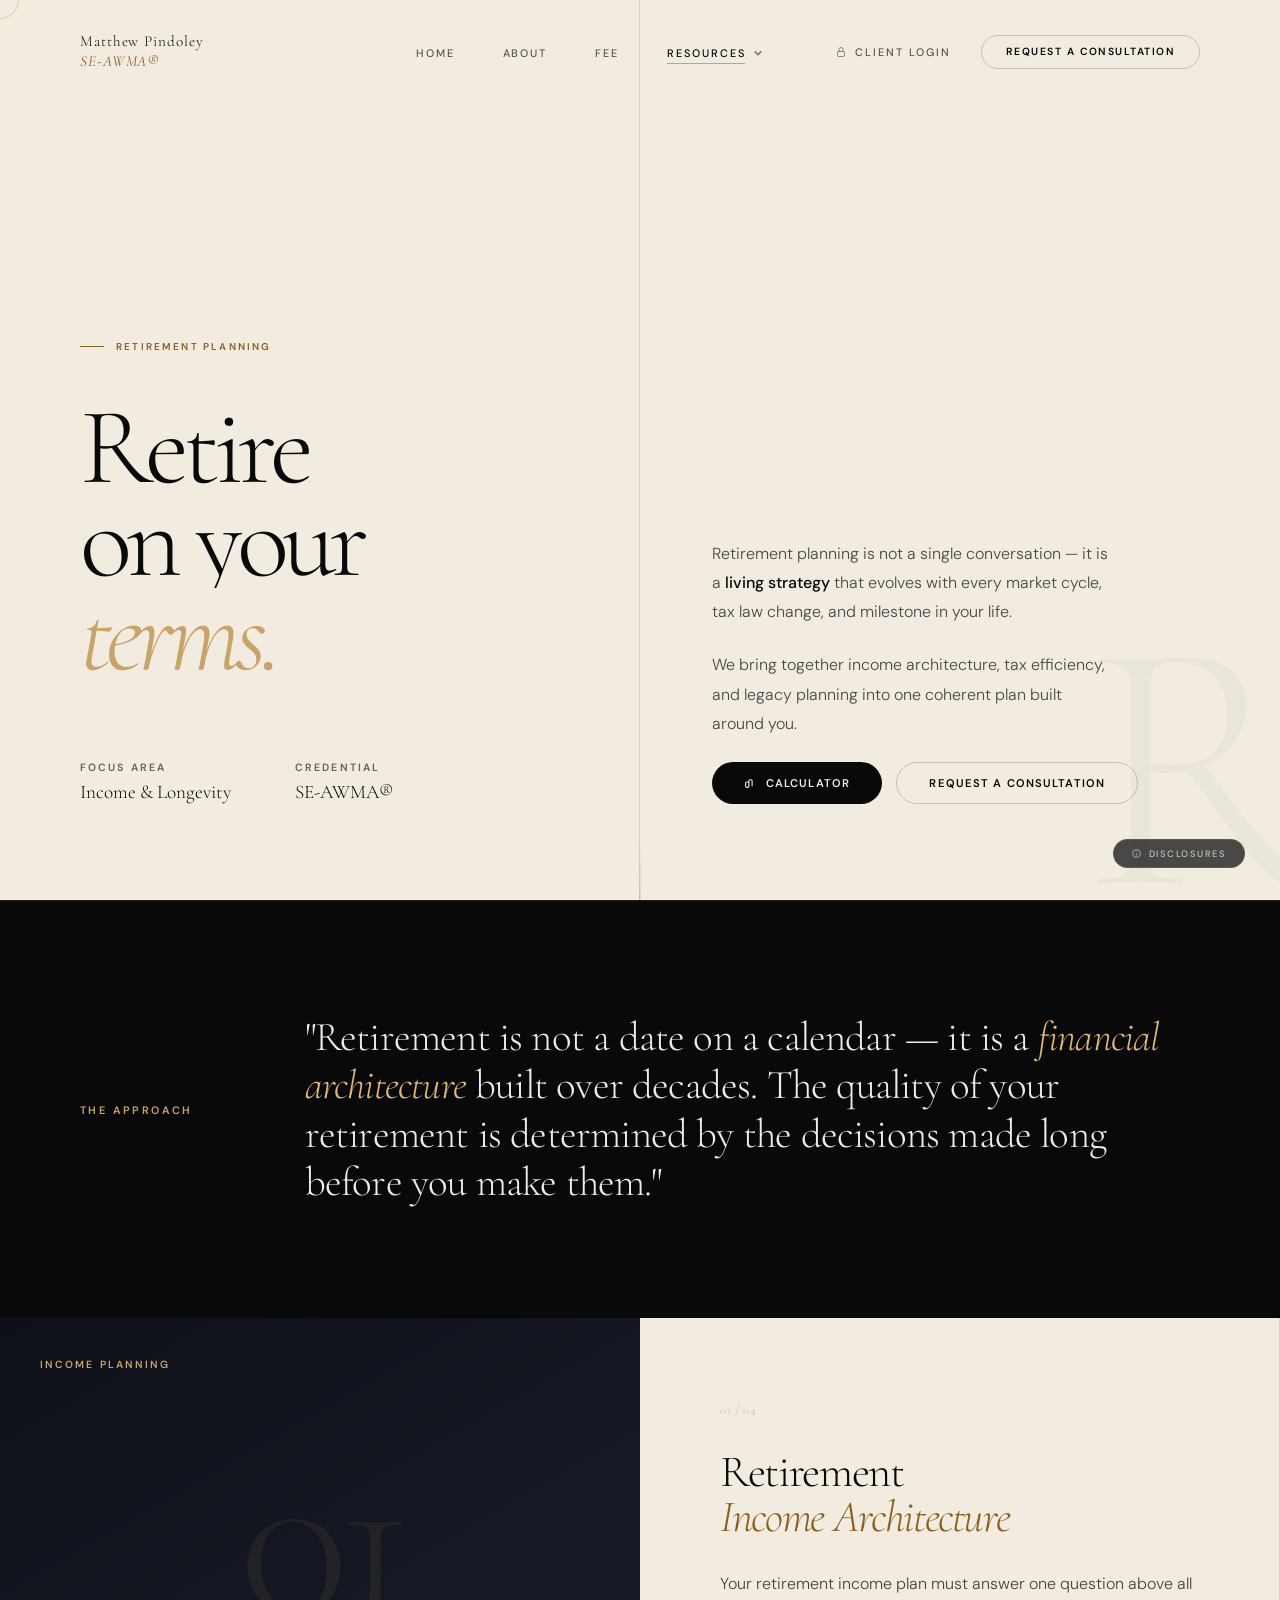
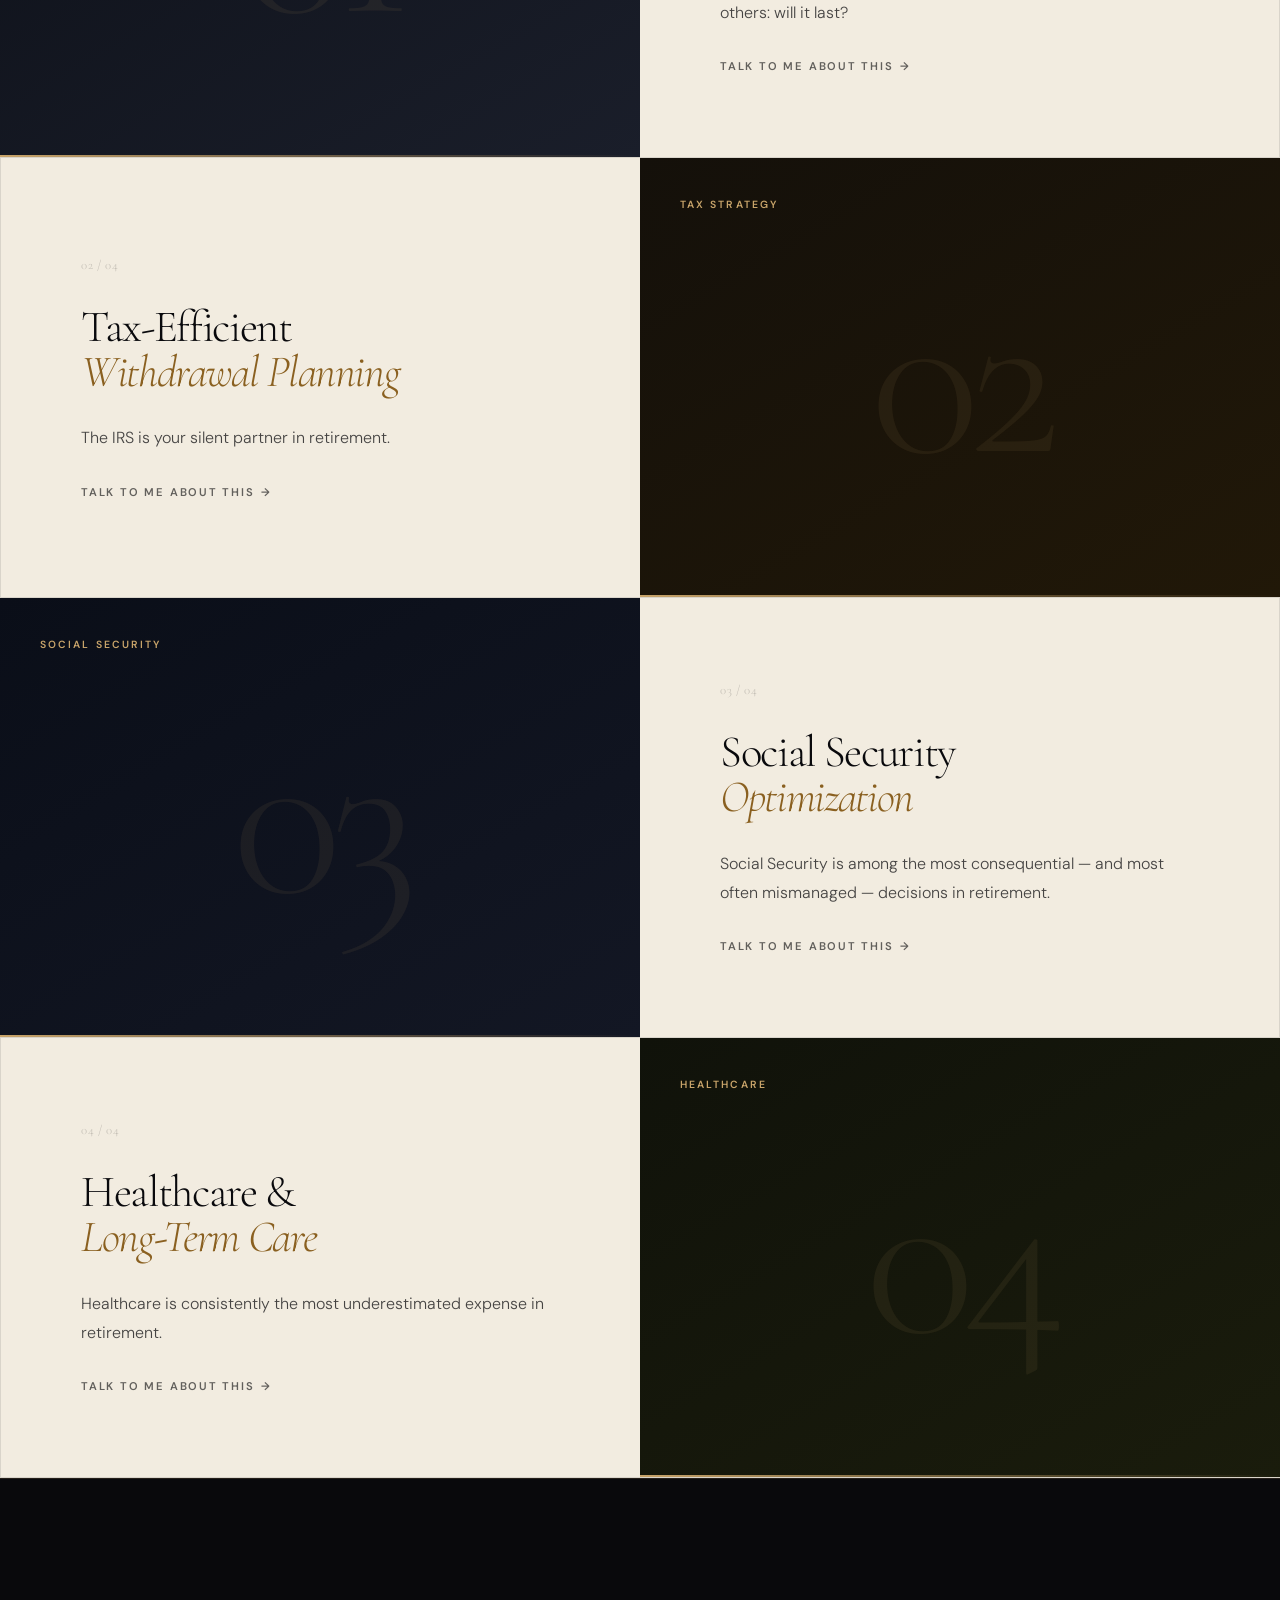
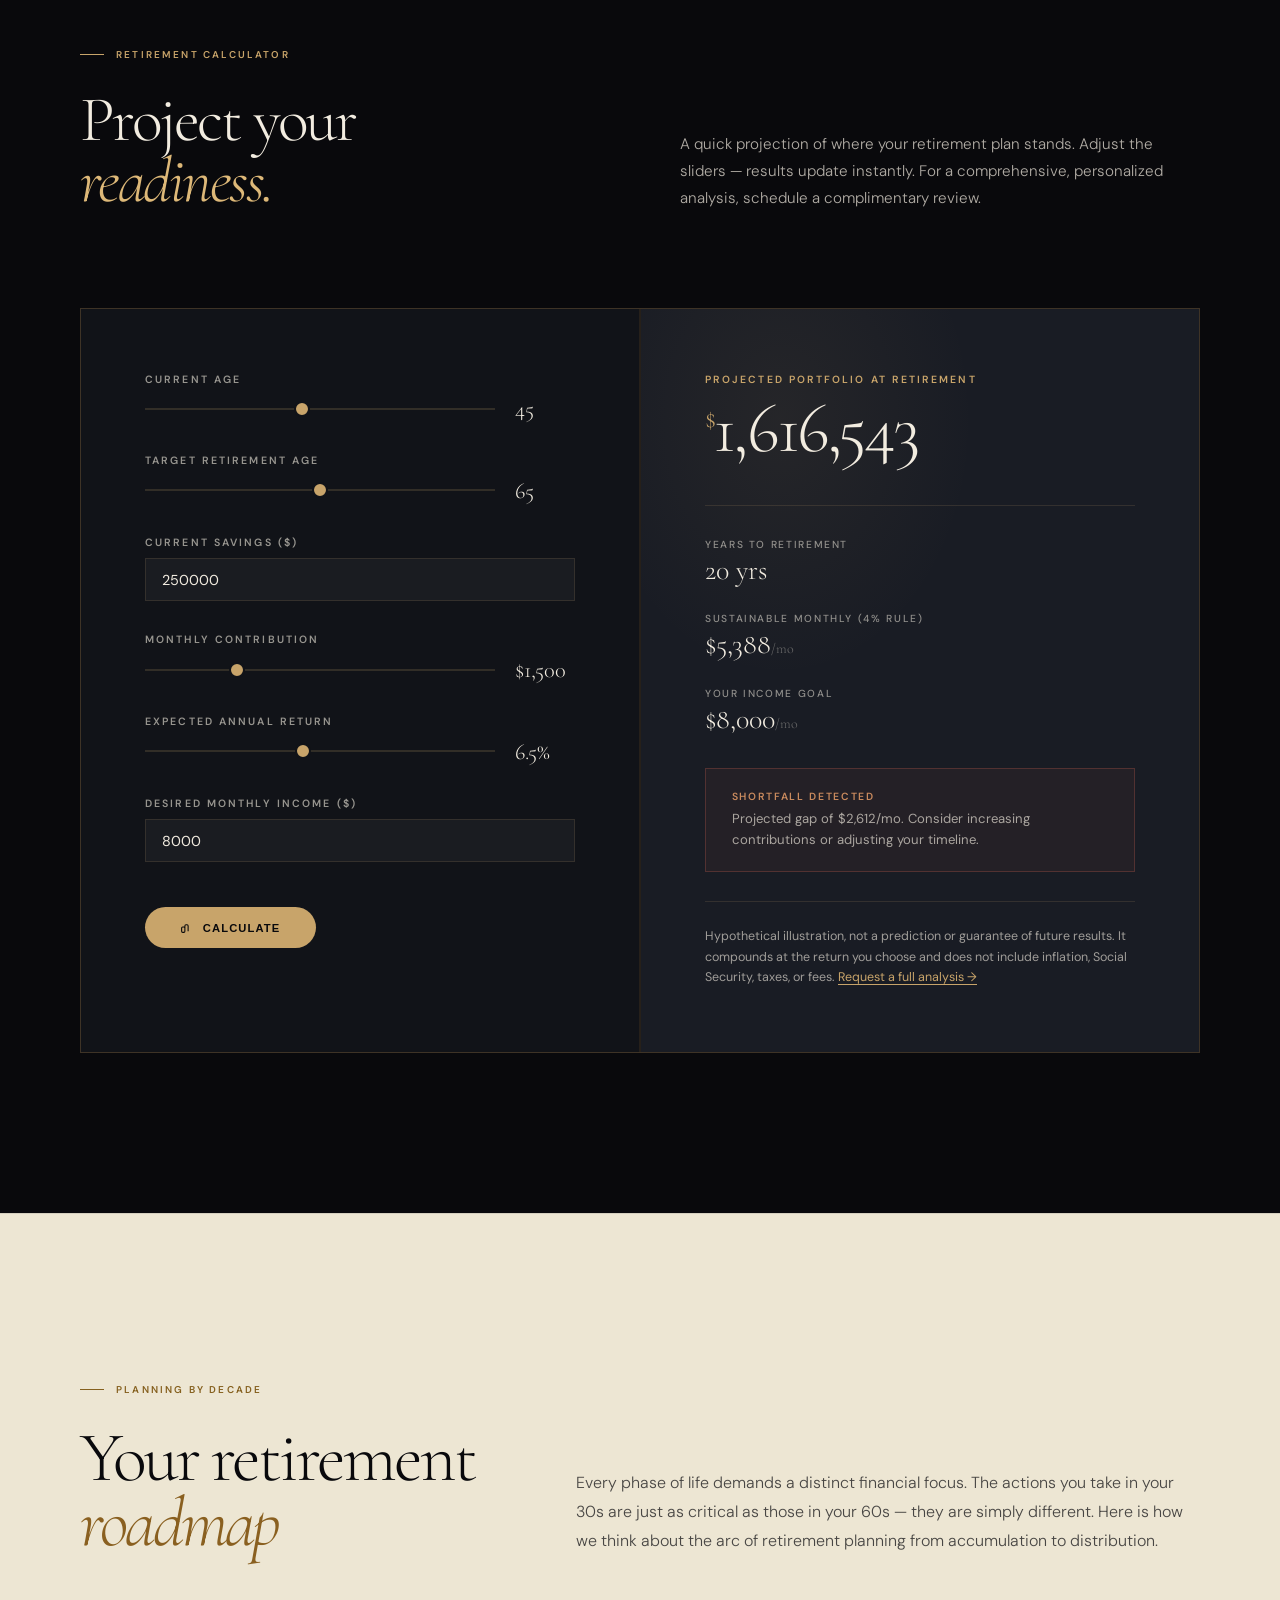
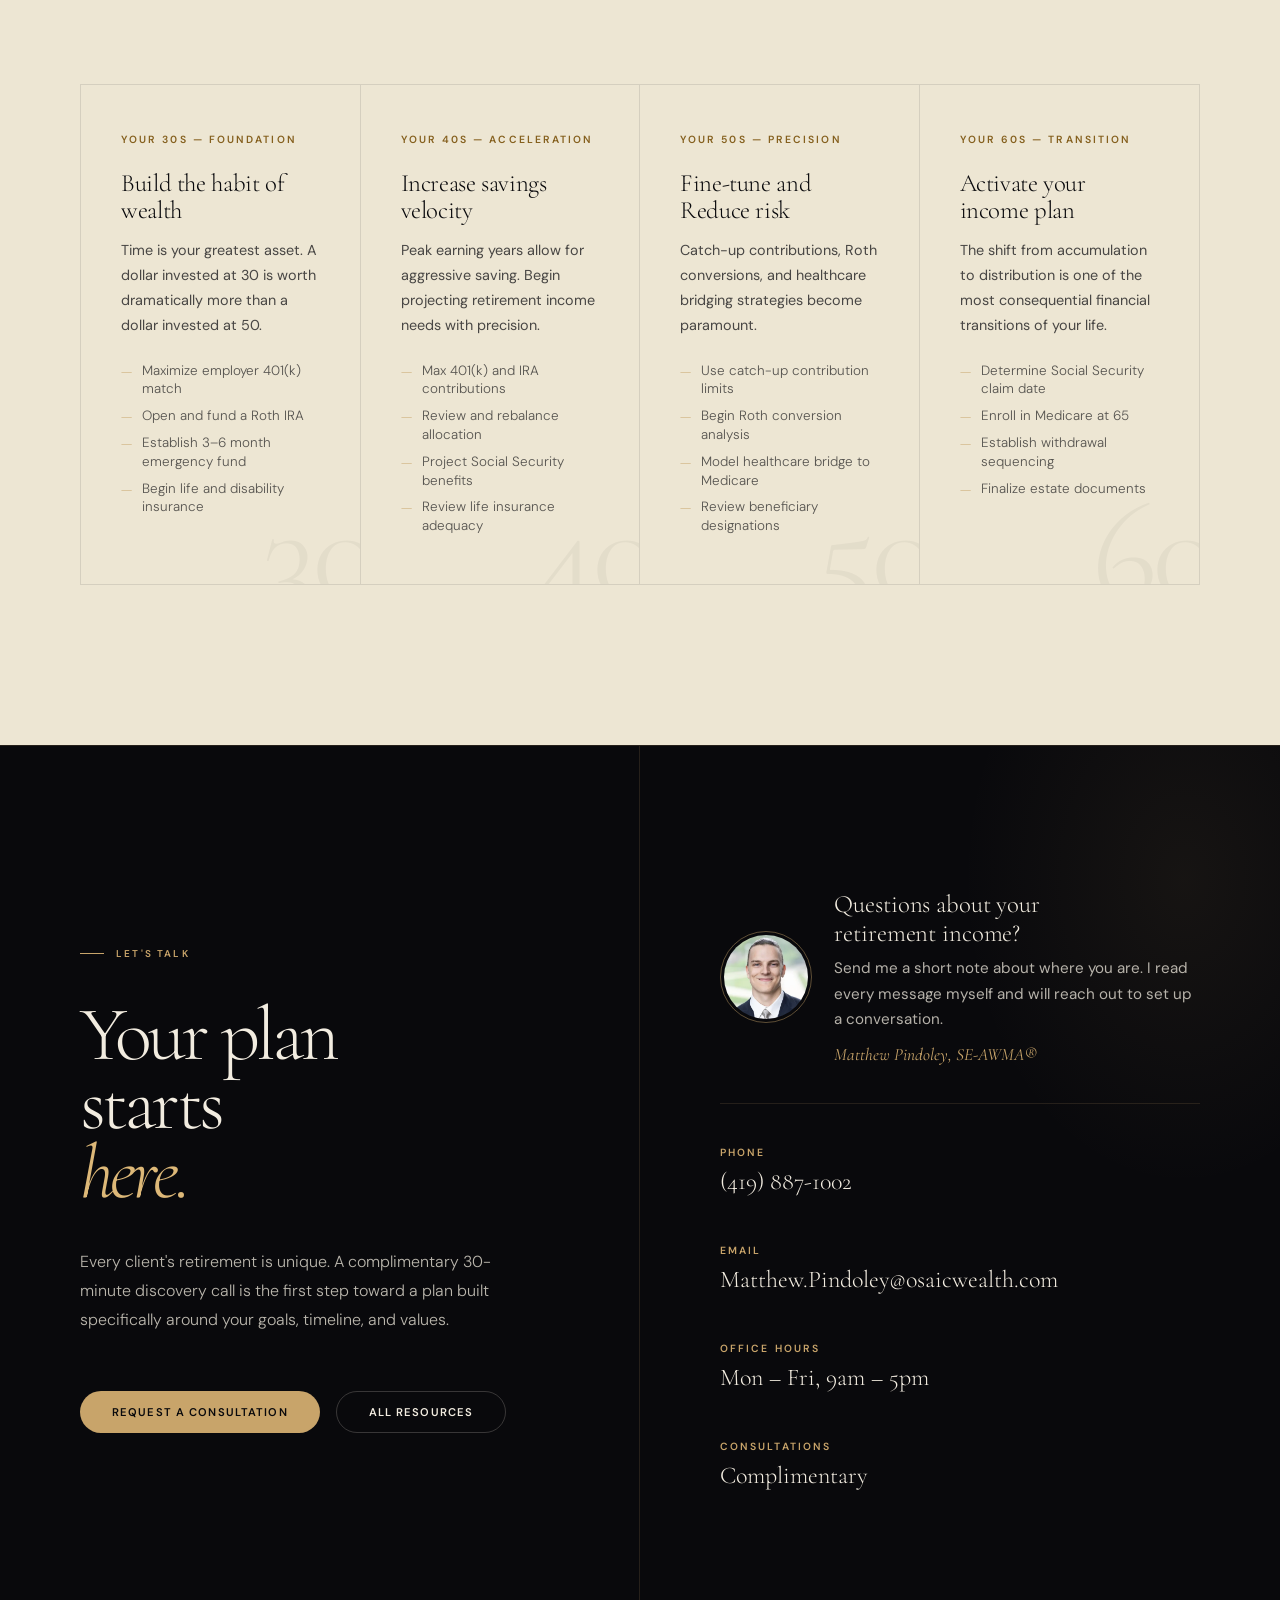
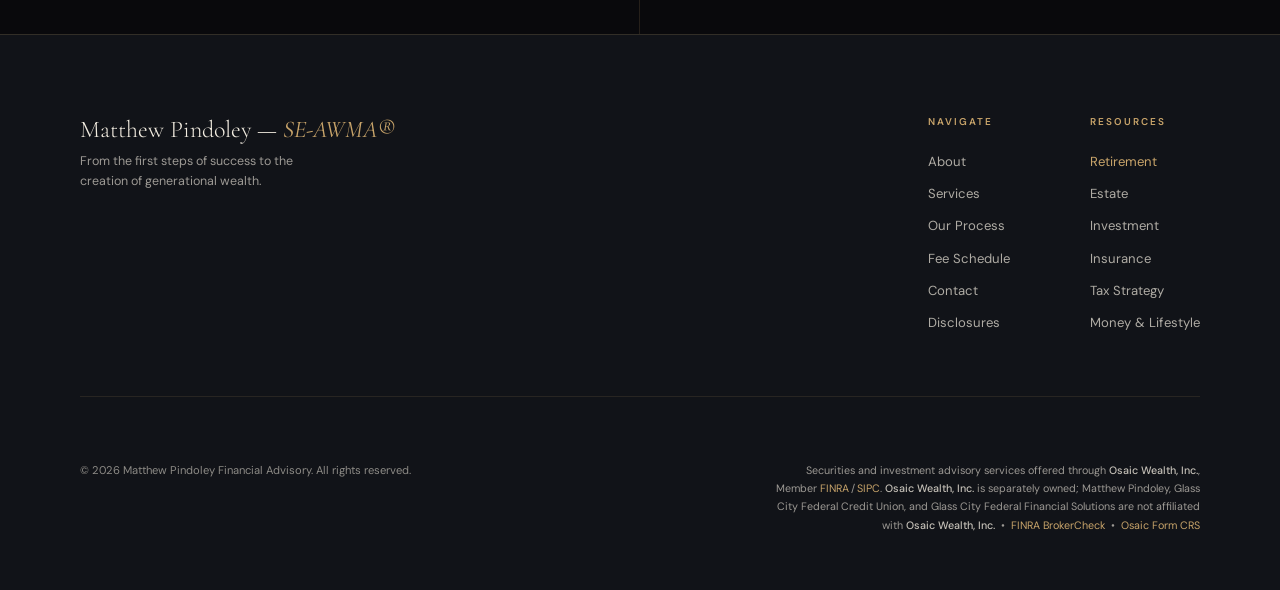
<file: resource-retirement.html>
<!DOCTYPE html>
<html lang="en">
<head>
  <meta charset="UTF-8"/>
  <meta name="viewport" content="width=device-width,initial-scale=1"/>
  <title>Retirement Planning — Matthew Pindoley, SE-AWMA® | Toledo, Ohio</title>
  <meta name="description" content="A retirement planning guide from Matthew Pindoley, SE-AWMA®: income planning, Social Security, healthcare, a planning timeline by decade, and a readiness calculator.">
  <link rel="canonical" href="https://matthewpindoley.com/resource-retirement.html">
  <link rel="icon" type="image/png" href="favicon.png">
  <meta property="og:type" content="website">
  <meta property="og:url" content="https://matthewpindoley.com/resource-retirement.html">
  <meta property="og:site_name" content="Matthew Pindoley — SE-AWMA®">
  <meta property="og:title" content="Retirement Planning — Matthew Pindoley, SE-AWMA® | Toledo, Ohio">
  <meta property="og:description" content="A retirement planning guide from Matthew Pindoley, SE-AWMA®: income planning, Social Security, healthcare, a planning timeline by decade, and a readiness calculator.">
  <meta property="og:image" content="https://res.cloudinary.com/dfabtxqiy/image/upload/q_auto:good,w_1200/v1772661877/headshot_ztmhku.jpg">
  <meta name="twitter:card" content="summary_large_image">
  <link rel="preconnect" href="https://fonts.googleapis.com">
  <link rel="preconnect" href="https://fonts.gstatic.com" crossorigin>
  <link href="https://fonts.googleapis.com/css2?family=Cormorant+Garamond:ital,wght@0,300;0,400;0,600;1,300;1,400&family=DM+Sans:opsz,wght@9..40,300;9..40,400;9..40,500;9..40,600&display=swap" rel="stylesheet">
<style>
:root{
  --ink:#09090c;--ink2:#111318;--ink3:#191c24;
  --paper:#f2ece0;--paper2:#ede6d3;
  --gold:#c8a46a;--gold2:#ddb878;--gold3:rgba(200,164,106,.12);
  --muted:rgba(242,236,224,.38);--border:rgba(200,164,106,.15);--border2:rgba(200,164,106,.28);
  --im:rgba(9,9,12,.42);--ib:rgba(9,9,12,.1);
  --ff:'Cormorant Garamond',Georgia,serif;
  --fb:'DM Sans',system-ui,sans-serif;
  --e1:cubic-bezier(.16,1,.3,1);--e2:cubic-bezier(.22,.9,.25,1);
}
*,*::before,*::after{box-sizing:border-box;margin:0;padding:0}
html{font-size:16px;overflow-x:hidden}
body{font-family:var(--fb);background:var(--paper);color:var(--ink);
  -webkit-font-smoothing:antialiased;overflow-x:hidden;cursor:none}
a{color:inherit;text-decoration:none}

/* GRAIN */
#grain{position:fixed;inset:0;z-index:9998;pointer-events:none;opacity:.022;
  background-image:url("data:image/svg+xml,%3Csvg viewBox='0 0 200 200' xmlns='https://www.w3.org/2000/svg'%3E%3Cfilter id='n'%3E%3CfeTurbulence type='fractalNoise' baseFrequency='0.85' numOctaves='4' stitchTiles='stitch'/%3E%3C/filter%3E%3Crect width='100%25' height='100%25' filter='url(%23n)'/%3E%3C/svg%3E");
  background-size:160px;animation:grn .08s steps(1) infinite}
@keyframes grn{0%{transform:translate(0,0)}20%{transform:translate(-4%,-3%)}40%{transform:translate(3%,5%)}60%{transform:translate(-2%,2%)}80%{transform:translate(5%,-4%)}100%{transform:translate(0,0)}}

/* CURSOR */
#cur{position:fixed;top:0;left:0;width:8px;height:8px;border-radius:50%;
  background:var(--gold);pointer-events:none;z-index:10000;
  transform:translate(-50%,-50%);mix-blend-mode:difference;
  transition:width .3s var(--e1),height .3s var(--e1)}
#cur-r{position:fixed;top:0;left:0;width:38px;height:38px;border-radius:50%;
  border:1px solid rgba(200,164,106,.45);pointer-events:none;z-index:9999;
  transform:translate(-50%,-50%);
  transition:width .35s var(--e1),height .35s var(--e1),border-color .3s,opacity .3s}
body.hov #cur{width:48px;height:48px;opacity:.15}
body.hov #cur-r{width:66px;height:66px;border-color:var(--gold)}
body.pressing #cur{width:22px;height:22px}

/* NAV */
/* mobile-only actions inside .hl — hidden at desktop */
.hl-mob-actions{display:none}
/* NAV DROPDOWN */
/* Invisible bridge fills gap so mouse never leaves the hover zone */
/* Dropdown panel */
/* Arrow notch on panel */
/* Mobile drawer resource sub-items */

/* MOBILE DRAWER */

/* ═══ HERO — paper split ═══ */
#hero{min-height:100svh;background:var(--paper);
  display:grid;grid-template-columns:1fr 1fr;position:relative}
.hl{display:flex;flex-direction:column;justify-content:flex-end;
  padding:14rem 4.5rem 6rem 5rem;border-right:1px solid var(--ib);position:relative;z-index:1}
.hr{display:flex;flex-direction:column;justify-content:flex-end;
  padding:14rem 5rem 6rem 4.5rem;position:relative;overflow:hidden}
.h-ey{font-size:.62rem;letter-spacing:.22em;text-transform:uppercase;font-weight:600;
  color:var(--gold);margin-bottom:3rem;display:inline-flex;align-items:center;gap:.75rem;
  opacity:0;animation:rUp .8s var(--e1) .3s forwards}
.h-ey::before{content:'';width:24px;height:1px;background:var(--gold)}
.h-ttl{font-family:var(--ff);font-weight:300;
  font-size:clamp(5.5rem,8.5vw,11rem);line-height:.86;letter-spacing:-.055em;color:var(--ink)}
.h-ttl .ln{overflow:hidden;display:block}
.h-ttl .wd{display:block;transform:translateY(110%);transition:transform 1.1s var(--e1)}
.h-ttl .wd.vis{transform:translateY(0)}
.h-ttl em{font-style:italic;color:var(--gold)}
.h-ttl .ln:nth-child(2) .wd{transition-delay:.08s}
.h-ttl .ln:nth-child(3) .wd{transition-delay:.16s}
.h-meta{margin-top:5rem;display:flex;gap:4rem;opacity:0;animation:rUp .8s var(--e1) 1.4s forwards}
.h-ml{font-size:.66rem;letter-spacing:.2em;text-transform:uppercase;color:rgba(9,9,12,.55);font-weight:600;margin-bottom:.35rem}
.h-mv{font-family:var(--ff);font-size:1.2rem;font-weight:300;color:var(--ink)}
.h-bgn{position:absolute;bottom:-3rem;right:-1.5rem;
  font-family:var(--ff);font-size:clamp(16rem,28vw,34rem);font-weight:300;
  color:rgba(9,9,12,.03);line-height:1;letter-spacing:-.05em;pointer-events:none;user-select:none;
  opacity:0;animation:fadeIn 1.2s ease 1s forwards}
.h-rd{position:relative;z-index:2;opacity:0;animation:rUp .8s var(--e1) 1s forwards}
.h-rd p{font-size:.9rem;line-height:1.82;color:var(--im);font-weight:300;max-width:36ch;margin-bottom:1.5rem}
.h-rd p strong{color:var(--ink);font-weight:500}
.h-line{position:absolute;bottom:0;left:50%;width:1px;height:70px;
  background:linear-gradient(to bottom,transparent,rgba(9,9,12,.18));transform:translateX(-50%)}
.btn-p{display:inline-flex;align-items:center;gap:.55rem;border-radius:9999px;
  font-size:.7rem;font-weight:600;letter-spacing:.1em;text-transform:uppercase;cursor:none;
  transition:transform .2s var(--e1),box-shadow .25s}
.btn-solid{padding:.82rem 2rem;background:var(--ink);color:var(--paper);border:none}
.btn-solid:hover{box-shadow:0 16px 40px rgba(9,9,12,.22)}
.btn-ghost-p{padding:.82rem 2rem;background:transparent;color:var(--ink);
  border:1px solid rgba(9,9,12,.18)}
.btn-ghost-p:hover{border-color:var(--gold);background:rgba(200,164,106,.06)}
.btn-gold-p{padding:.82rem 2rem;background:var(--gold);color:var(--ink);border:none}
.btn-gold-p:hover{box-shadow:0 16px 40px rgba(200,164,106,.28)}
.btn-ghost-lt{padding:.82rem 2rem;background:transparent;color:var(--paper);
  border:1px solid rgba(242,236,224,.2)}
.btn-ghost-lt:hover{border-color:var(--gold);background:rgba(200,164,106,.07)}

/* ═══ INTRO BAND — dark ═══ */
#band{background:var(--ink);padding:7rem 5rem;
  display:grid;grid-template-columns:auto 1fr;gap:7rem;align-items:center;
  border-top:1px solid var(--border)}
.band-lbl{font-size:.68rem;letter-spacing:.22em;text-transform:uppercase;
  color:var(--gold);font-weight:600;white-space:nowrap}
.band-q{font-family:var(--ff);font-weight:300;
  font-size:clamp(1.9rem,3.2vw,3.5rem);line-height:1.18;letter-spacing:-.02em;color:var(--paper)}
.band-q em{font-style:italic;color:var(--gold2)}

/* ═══ TOPICS — editorial alternating rows ═══ */
#topics{background:var(--paper)}
.t-row{display:grid;grid-template-columns:1fr 1fr;border-bottom:1px solid var(--ib);min-height:440px}
.t-row:nth-child(even){direction:rtl}
.t-row:nth-child(even)>*{direction:ltr}
.t-panel{background:var(--ink3);position:relative;overflow:hidden}
.tp1{background:linear-gradient(150deg,#0d1018 0%,#1a1e2a 100%)}
.tp2{background:linear-gradient(150deg,#14100a 0%,#211808 100%)}
.tp3{background:linear-gradient(150deg,#0a0e18 0%,#131724 100%)}
.tp4{background:linear-gradient(150deg,#10120a 0%,#1a1c0c 100%)}
.tp5{background:linear-gradient(150deg,#100814 0%,#1c0e20 100%)}
.tp6{background:linear-gradient(150deg,#081210 0%,#0e1e1a 100%)}
.t-panel-num{position:absolute;inset:0;display:flex;align-items:center;justify-content:center;
  font-family:var(--ff);font-size:clamp(9rem,18vw,22rem);font-weight:300;
  color:rgba(200,164,106,.08);letter-spacing:-.05em;line-height:1;user-select:none}
.t-panel-bar{position:absolute;bottom:0;left:0;right:0;
  height:2px;background:linear-gradient(90deg,var(--gold),transparent)}
.t-panel-tag{position:absolute;top:2.5rem;left:2.5rem;
  font-size:.65rem;letter-spacing:.2em;text-transform:uppercase;
  color:var(--gold);font-weight:600}
.t-content{padding:5rem;display:flex;flex-direction:column;justify-content:center;
  border-right:1px solid var(--ib)}
.t-row:nth-child(even) .t-content{border-right:none;border-left:1px solid var(--ib)}
.t-n{font-size:.8rem;color:rgba(9,9,12,.2);font-family:var(--ff);
  font-weight:300;margin-bottom:2rem;letter-spacing:.05em}
.t-h{font-family:var(--ff);font-weight:300;
  font-size:clamp(2.2rem,3.5vw,4rem);line-height:1.0;
  letter-spacing:-.03em;color:var(--ink);margin-bottom:1.8rem}
.t-h em{font-style:italic;color:#8a6020}
.t-b{font-size:.88rem;line-height:1.84;color:rgba(9,9,12,.68);font-weight:300}
.t-b strong{color:var(--ink);font-weight:500}
.t-pts{list-style:none;margin-top:2rem;display:flex;flex-direction:column;gap:.6rem}
.t-pts li{display:flex;align-items:flex-start;gap:.85rem;font-size:.83rem;color:rgba(9,9,12,.68);font-weight:300}
.t-pts li::before{content:'—';color:var(--gold);flex-shrink:0;font-family:var(--ff);margin-top:.05em}

/* ═══ CALCULATOR — dark ═══ */
#calc{background:var(--ink);padding:10rem 5rem;border-top:1px solid var(--border)}
.c-top{display:grid;grid-template-columns:1fr 1fr;gap:5rem;align-items:end;margin-bottom:6rem}
.c-ey{font-size:.62rem;letter-spacing:.22em;text-transform:uppercase;
  color:var(--gold);font-weight:600;margin-bottom:1.8rem;
  display:inline-flex;align-items:center;gap:.75rem}
.c-ey::before{content:'';width:24px;height:1px;background:var(--gold)}
.c-h{font-family:var(--ff);font-weight:300;
  font-size:clamp(2.8rem,5vw,6rem);line-height:.95;letter-spacing:-.04em;color:var(--paper)}
.c-h em{font-style:italic;color:var(--gold2)}
.c-note{font-size:.84rem;line-height:1.78;color:var(--muted);font-weight:300;align-self:end}
.c-wrap{display:grid;grid-template-columns:1fr 1fr;gap:2px;
  background:var(--border);border:1px solid var(--border)}
.c-in{background:var(--ink2);padding:4rem}
.c-out{background:var(--ink3);padding:4rem;position:relative;overflow:hidden}
.c-out::before{content:'';position:absolute;top:-20%;left:-10%;width:70%;height:70%;
  background:radial-gradient(ellipse,rgba(200,164,106,.07) 0%,transparent 70%);pointer-events:none}
.fl{font-size:.66rem;letter-spacing:.2em;text-transform:uppercase;
  font-weight:600;color:rgba(242,236,224,.6);margin-bottom:.6rem;display:block}
.fg{margin-bottom:2rem}
.fi{width:100%;padding:.72rem 1rem;border:1px solid var(--border);
  font-family:var(--fb);font-size:.9rem;color:var(--paper);
  background:rgba(255,255,255,.04);outline:none;transition:border-color .2s,background .2s}
.fi:focus{border-color:var(--gold);background:rgba(200,164,106,.06)}
.fr{width:100%;appearance:none;height:2px;background:rgba(200,164,106,.18);
  outline:none;cursor:none;border:none;padding:0;margin:0}
.fr::-webkit-slider-thumb{appearance:none;width:16px;height:16px;border-radius:50%;
  background:var(--gold);cursor:none;border:2px solid var(--ink2)}
.fr-row{display:flex;align-items:center;gap:1.2rem;margin-top:.6rem}
.fr-v{font-family:var(--ff);font-size:1.4rem;font-weight:300;color:var(--paper);min-width:5.5ch;flex-shrink:0}
.c-btn{display:inline-flex;align-items:center;gap:.6rem;margin-top:.8rem;
  border-radius:9999px;font-size:.7rem;font-weight:600;letter-spacing:.1em;
  text-transform:uppercase;cursor:none;padding:.88rem 2.2rem;
  background:var(--gold);color:var(--ink);border:none;transition:box-shadow .25s}
.c-btn:hover{box-shadow:0 18px 45px rgba(200,164,106,.28)}
.o-ey{font-size:.65rem;letter-spacing:.2em;text-transform:uppercase;
  color:var(--gold);font-weight:600;margin-bottom:.55rem;position:relative;z-index:1}
.o-big{font-family:var(--ff);font-weight:300;
  font-size:clamp(3rem,5.5vw,5.8rem);color:var(--paper);line-height:1;
  letter-spacing:-.04em;margin-bottom:2.5rem;position:relative;z-index:1}
.o-big sup{font-size:.38em;color:var(--gold);vertical-align:super}
.o-div{width:100%;height:1px;background:var(--border);margin-bottom:2rem;position:relative;z-index:1}
.o-s{margin-bottom:1.8rem;position:relative;z-index:1}
.o-sl{font-size:.64rem;letter-spacing:.16em;text-transform:uppercase;color:rgba(242,236,224,.55);font-weight:500;margin-bottom:.3rem}
.o-sv{font-family:var(--ff);font-size:1.75rem;font-weight:300;color:var(--paper);line-height:1}
.o-status{margin-top:2.2rem;padding:1.3rem 1.6rem;border:1px solid;position:relative;z-index:1}
.o-ok{border-color:rgba(200,164,106,.3);background:rgba(200,164,106,.06)}
.o-warn{border-color:rgba(220,100,80,.25);background:rgba(220,100,80,.05)}
.o-stitle{font-size:.65rem;letter-spacing:.16em;text-transform:uppercase;font-weight:600}
.o-ok .o-stitle{color:var(--gold)}.o-warn .o-stitle{color:rgba(220,150,100,.9)}
.o-smsg{font-size:.82rem;color:rgba(242,236,224,.65);margin-top:.35rem;line-height:1.6}
.o-disc{font-size:.72rem;line-height:1.65;color:rgba(242,236,224,.42);
  margin-top:1.8rem;padding-top:1.5rem;border-top:1px solid var(--border);position:relative;z-index:1}

/* ═══ TIMELINE — paper ═══ */
#tl{background:var(--paper2);padding:10rem 5rem;border-top:1px solid var(--ib)}
.tl-top{display:grid;grid-template-columns:1fr 1.5fr;gap:5rem;align-items:end;margin-bottom:8rem}
.tl-ey{font-size:.62rem;letter-spacing:.22em;text-transform:uppercase;
  color:var(--gold);font-weight:600;margin-bottom:1.8rem;
  display:inline-flex;align-items:center;gap:.75rem}
.tl-ey::before{content:'';width:24px;height:1px;background:var(--gold)}
.tl-h{font-family:var(--ff);font-weight:300;
  font-size:clamp(3rem,5.5vw,6.5rem);line-height:.93;letter-spacing:-.04em;color:var(--ink)}
.tl-h em{font-style:italic;color:#8a6020}
.tl-sub{font-size:.88rem;line-height:1.8;color:var(--im);font-weight:300;align-self:end}
.tl-grid{display:grid;grid-template-columns:repeat(4,1fr);border:1px solid var(--ib);overflow:hidden}
.tl-ph{padding:3rem 2.5rem;border-right:1px solid var(--ib);
  position:relative;overflow:hidden;transition:background .35s}
.tl-ph:last-child{border-right:none}
.tl-ph:hover{background:rgba(9,9,12,.03)}
.tl-bg{position:absolute;bottom:-2.5rem;right:-1rem;
  font-family:var(--ff);font-size:9rem;font-weight:300;
  color:rgba(9,9,12,.04);line-height:1;pointer-events:none;letter-spacing:-.04em}
.tl-age{font-size:.65rem;letter-spacing:.2em;text-transform:uppercase;color:var(--gold);font-weight:600;margin-bottom:1.5rem}
.tl-pttl{font-family:var(--ff);font-size:1.55rem;font-weight:300;
  color:var(--ink);margin-bottom:.9rem;letter-spacing:-.015em;line-height:1.1}
.tl-pb{font-size:.82rem;line-height:1.72;color:rgba(9,9,12,.68);font-weight:300}
.tl-acts{list-style:none;margin-top:1.5rem;display:flex;flex-direction:column;gap:.5rem}
.tl-acts li{display:flex;align-items:flex-start;gap:.65rem;font-size:.77rem;color:rgba(9,9,12,.52);font-weight:300;line-height:1.4}
.tl-acts li::before{content:'—';color:var(--gold);flex-shrink:0;font-family:var(--ff)}

/* ═══ ACCOUNTS — dark ═══ */
#acc{background:var(--ink);padding:10rem 5rem;border-top:1px solid var(--border)}
.acc-top{display:grid;grid-template-columns:1fr 1fr;gap:5rem;align-items:end;margin-bottom:5.5rem}
.acc-ey{font-size:.62rem;letter-spacing:.22em;text-transform:uppercase;
  color:var(--gold);font-weight:600;margin-bottom:1.8rem;
  display:inline-flex;align-items:center;gap:.75rem}
.acc-ey::before{content:'';width:24px;height:1px;background:var(--gold)}
.acc-h{font-family:var(--ff);font-weight:300;
  font-size:clamp(2.8rem,4.5vw,5.5rem);line-height:.97;letter-spacing:-.04em;color:var(--paper)}
.acc-h em{font-style:italic;color:var(--gold2)}
.acc-sub{font-size:.86rem;line-height:1.78;color:var(--muted);font-weight:300;align-self:end}
.acc-tbl{width:100%;border-collapse:collapse;border:1px solid var(--border)}
.acc-tbl thead th{background:rgba(200,164,106,.05);padding:.95rem 1.6rem;text-align:left;
  font-size:.65rem;letter-spacing:.18em;text-transform:uppercase;
  color:var(--gold);font-weight:600;border-bottom:1px solid var(--border)}
.acc-tbl tbody tr{border-bottom:1px solid rgba(200,164,106,.06);transition:background .22s}
.acc-tbl tbody tr:last-child{border-bottom:none}
.acc-tbl tbody tr:hover{background:rgba(200,164,106,.04)}
.acc-tbl td{padding:1.3rem 1.6rem;font-size:.85rem;color:rgba(242,236,224,.62);font-weight:300;vertical-align:top;line-height:1.55}
.acc-tbl td:first-child{font-family:var(--ff);font-size:1.08rem;font-weight:300;color:var(--paper);white-space:nowrap;vertical-align:middle}
.acc-tag{display:inline-block;font-size:.6rem;letter-spacing:.13em;text-transform:uppercase;
  font-weight:600;padding:.18rem .55rem;border:1px solid var(--border2);color:var(--gold);margin-left:.45rem}
.acc-note{font-size:.76rem;color:rgba(242,236,224,.42);margin-top:2rem;line-height:1.65;font-weight:300}

/* ═══ FAQ — paper editorial ═══ */
#faq{background:var(--paper);padding:10rem 5rem;border-top:1px solid var(--ib)}
.faq-top{display:grid;grid-template-columns:1fr 1.8fr;gap:5rem;align-items:start;margin-bottom:7rem}
.faq-ey{font-size:.62rem;letter-spacing:.22em;text-transform:uppercase;
  color:var(--gold);font-weight:600;margin-bottom:1.8rem;
  display:inline-flex;align-items:center;gap:.75rem}
.faq-ey::before{content:'';width:24px;height:1px;background:var(--gold)}
.faq-h{font-family:var(--ff);font-weight:300;
  font-size:clamp(2.5rem,4.5vw,5.5rem);line-height:.97;letter-spacing:-.04em;color:var(--ink)}
.faq-h em{font-style:italic;color:#8a6020}
.faq-side{font-size:.84rem;line-height:1.82;color:var(--im);font-weight:300;padding-top:6.5rem}
.faq-side strong{color:var(--ink);font-weight:500}
.faq-list{border-top:1px solid var(--ib)}
.faq-item{border-bottom:1px solid var(--ib)}
.faq-q{display:flex;align-items:baseline;justify-content:space-between;
  width:100%;padding:2rem 0;background:transparent;border:none;cursor:none;
  text-align:left;font-family:var(--ff);font-size:clamp(1.25rem,2.2vw,1.85rem);
  font-weight:300;color:var(--ink);letter-spacing:-.015em;gap:2rem;transition:color .2s}
.faq-q:hover{color:#5a3c10}
.fq-i{font-size:.68rem;letter-spacing:.12em;color:var(--im);font-family:var(--fb);
  text-transform:uppercase;font-weight:500;flex-shrink:0;width:2.5rem}
.fq-arr{flex-shrink:0;width:24px;height:24px;border:1px solid rgba(9,9,12,.14);
  border-radius:50%;display:flex;align-items:center;justify-content:center;
  transition:transform .35s var(--e1),border-color .25s,background .25s}
.faq-q[aria-expanded="true"] .fq-arr{transform:rotate(45deg);border-color:var(--gold);background:var(--gold)}
.faq-q[aria-expanded="true"] .fq-arr svg{color:var(--ink)}
.fq-arr svg{width:10px;height:10px;color:rgba(9,9,12,.35);transition:color .25s}
.faq-panel{max-height:0;overflow:hidden;transition:max-height .42s cubic-bezier(.2,.9,.2,1)}
.faq-panel.open{max-height:460px}
.faq-ans{padding:.2rem 0 2.5rem 3.5rem;font-size:.87rem;line-height:1.87;
  color:rgba(9,9,12,.52);font-weight:300;max-width:72ch}
.faq-ans strong{color:var(--ink);font-weight:500}

/* ═══ CTA — split dark ═══ */
#cta{background:var(--ink);display:grid;grid-template-columns:1fr 1fr;
  min-height:70vh;border-top:1px solid var(--border)}
.cta-l{padding:9rem 5rem;display:flex;flex-direction:column;justify-content:center;
  border-right:1px solid var(--border)}
.cta-ey{font-size:.62rem;letter-spacing:.22em;text-transform:uppercase;
  color:var(--gold);font-weight:600;margin-bottom:2.5rem;
  display:inline-flex;align-items:center;gap:.75rem}
.cta-ey::before{content:'';width:24px;height:1px;background:var(--gold)}
.cta-h{font-family:var(--ff);font-weight:300;
  font-size:clamp(3rem,6vw,7rem);line-height:.9;letter-spacing:-.05em;
  color:var(--paper);margin-bottom:2.5rem}
.cta-h em{font-style:italic;color:var(--gold2)}
.cta-p{font-size:.88rem;line-height:1.82;color:rgba(242,236,224,.62);font-weight:300;max-width:40ch}
.cta-acts{display:flex;gap:1rem;flex-wrap:wrap;margin-top:3.5rem}
.cta-r{padding:9rem 5rem;display:flex;flex-direction:column;justify-content:center;
  position:relative;overflow:hidden}
.cta-r::before{content:'';position:absolute;top:-20%;right:-20%;width:70%;height:70%;
  background:radial-gradient(ellipse,rgba(200,164,106,.07) 0%,transparent 70%);pointer-events:none}
.cta-dets{display:flex;flex-direction:column;gap:3rem;position:relative;z-index:1}
.cta-dl{font-size:.65rem;letter-spacing:.2em;text-transform:uppercase;
  color:var(--gold);font-weight:600;margin-bottom:.5rem}
.cta-dv{font-family:var(--ff);font-size:1.5rem;font-weight:300;color:var(--paper)}
.cta-dv a{transition:color .2s}.cta-dv a:hover{color:var(--gold)}
.cta-bignum{position:absolute;bottom:-3rem;left:-1.5rem;
  font-family:var(--ff);font-size:clamp(12rem,22vw,28rem);font-weight:300;
  color:rgba(200,164,106,.04);line-height:1;pointer-events:none;letter-spacing:-.05em}

/* REVEAL */
.rv{opacity:0;transform:translateY(30px);transition:opacity .9s var(--e1),transform .9s var(--e1)}
.rv.vis{opacity:1;transform:translateY(0)}
.rv-l{opacity:0;transform:translateX(-28px);transition:opacity .9s var(--e1),transform .9s var(--e1)}
.rv-l.vis{opacity:1;transform:translateX(0)}
.rv-r{opacity:0;transform:translateX(28px);transition:opacity .9s var(--e1),transform .9s var(--e1)}
.rv-r.vis{opacity:1;transform:translateX(0)}
.d1{transition-delay:.1s}.d2{transition-delay:.2s}.d3{transition-delay:.3s}.d4{transition-delay:.4s}

@keyframes rUp{from{opacity:0;transform:translateY(18px)}to{opacity:1;transform:translateY(0)}}
@keyframes fadeIn{to{opacity:1}}

/* RESPONSIVE */
@media(max-width:1100px){
    #hero{grid-template-columns:1fr}.hr{display:none}
  #band{grid-template-columns:1fr;gap:2rem;padding:5rem 2.5rem}
  .t-row{grid-template-columns:1fr}.t-panel{display:none}
  .t-content{border-right:none!important;border-left:none!important;padding:4rem 2.5rem}
  #calc{padding:7rem 2.5rem}.c-top{grid-template-columns:1fr}.c-wrap{grid-template-columns:1fr}
  #tl{padding:7rem 2.5rem}.tl-top{grid-template-columns:1fr}.tl-grid{grid-template-columns:repeat(2,1fr)}
  #acc{padding:7rem 2.5rem}.acc-top{grid-template-columns:1fr}
  #faq{padding:7rem 2.5rem}.faq-top{grid-template-columns:1fr}.faq-side{padding-top:0}
  #cta{grid-template-columns:1fr}.cta-l{padding:6rem 2.5rem}.cta-r{display:none}
}
@media(max-width:768px){
    .hl{padding:7rem 1.5rem 4rem;justify-content:flex-start}
  .h-ttl{font-size:clamp(5.5rem,28vw,12rem)}
  .h-meta{display:none}
  .hl-mob-actions{display:flex;flex-wrap:wrap;gap:.75rem;margin-top:3rem}
  .hl-mob-actions .btn-p{width:100%;justify-content:center}
  #band{padding:4rem 1.5rem}
  .band-lbl{white-space:normal}
  .t-content{padding:3rem 1.5rem}
  #calc{padding:5rem 1.5rem}
  .c-in,.c-out{padding:2.5rem 1.5rem}
  #tl{padding:5rem 1.5rem}
  .tl-grid{grid-template-columns:1fr}
  .tl-ph{border-right:none;border-bottom:1px solid var(--ib)}
  #acc{padding:5rem 1.5rem}
  #faq{padding:5rem 1.5rem}
  #cta{padding:0}.cta-l{padding:5rem 1.5rem}
}
@media(max-width:480px){
    .hl{padding:6rem 1.25rem 3.5rem}
  .h-ttl{font-size:clamp(5.5rem,28vw,9rem)}
  #band{padding:3.5rem 1.25rem}
  .t-content{padding:2.5rem 1.25rem}
  #calc{padding:4rem 1.25rem}
  .c-in,.c-out{padding:2rem 1.25rem}
  #tl,#acc,#faq{padding:4rem 1.25rem}
  .cta-l{padding:4rem 1.25rem}
}
@media(hover:none){#cur,#cur-r{display:none}body{cursor:auto}a,button{cursor:pointer}}

.t-discuss{display:inline-flex;align-items:center;gap:.4rem;margin-top:2rem;font-size:.7rem;letter-spacing:.16em;text-transform:uppercase;font-weight:600;color:rgba(9,9,12,.3);transition:color .25s;text-decoration:none}
.t-discuss span{transition:transform .3s cubic-bezier(.16,1,.3,1)}
.t-discuss:hover{color:var(--gold)}
.t-discuss:hover span{transform:translateX(4px)}

/* ── FOOTER ── */
footer{
  background:#111318;
  border-top:1px solid rgba(200,164,106,.18);
  padding:5rem 5rem 3.5rem;
}
.ft-top{
  display:flex;justify-content:space-between;align-items:flex-start;
  gap:3rem;margin-bottom:4rem;padding-bottom:4rem;
  border-bottom:1px solid rgba(200,164,106,.12);
}
.ft-logo{
  font-family:'Cormorant Garamond',Georgia,serif;
  font-size:1.5rem;font-weight:300;color:#f2ece0;
}
.ft-logo b{color:#c8a46a;font-weight:400;font-style:italic}
.ft-tg{
  font-size:.78rem;color:rgba(242,236,224,.45);
  margin-top:.55rem;max-width:28ch;line-height:1.6;
}
.ft-lks{display:flex;gap:5rem;flex-wrap:wrap}
.ft-col h4{
  font-size:.62rem;letter-spacing:.2em;text-transform:uppercase;
  color:#c8a46a;font-weight:600;margin-bottom:1.4rem;
}
.ft-col ul{list-style:none;display:flex;flex-direction:column;gap:.7rem}
.ft-col ul a{font-size:.82rem;color:rgba(242,236,224,.48);transition:color .2s}
.ft-col ul a:hover{color:#f2ece0}
.ft-col ul a[aria-current]{color:#c8a46a}
.ft-bot{
  display:flex;justify-content:space-between;
  align-items:flex-start;gap:1.5rem;flex-wrap:wrap;
}
.ft-cp{font-size:.7rem;color:rgba(242,236,224,.32);white-space:nowrap;padding-top:.15rem}
.ft-di{
  font-size:.67rem;color:rgba(242,236,224,.38);
  max-width:62ch;text-align:right;line-height:1.7;
}
.ft-di strong{color:rgba(242,236,224,.58);font-weight:500}
.ft-di a{color:rgba(200,164,106,.65);transition:color .2s;text-decoration:none}
.ft-di a:hover{color:#c8a46a}
/* ── FOOTER RESPONSIVE ── */
@media(max-width:1100px){
  footer{padding:4rem 2.5rem 3rem}
}
@media(max-width:768px){
  footer{padding:3.5rem 1.6rem 2.8rem}
  .ft-top{flex-direction:column;gap:2.5rem;margin-bottom:3rem;padding-bottom:3rem}
  .ft-lks{gap:2.5rem}
  .ft-bot{flex-direction:column;align-items:flex-start;gap:1rem}
  .ft-di{text-align:left;max-width:100%}
}
@media(max-width:480px){
  .ft-lks{flex-direction:column;gap:2rem}
  .ft-logo{font-size:1.25rem}
  .ft-di{font-size:.64rem}
}

/* ── FIXED DISCLOSURE PILL ── */
#disc-pill{
  position:fixed;bottom:2rem;right:2.2rem;z-index:900;
  display:inline-flex;align-items:center;gap:.5rem;
  padding:.46rem 1.1rem;
  border-radius:9999px;
  background:rgba(9,9,12,.72);
  backdrop-filter:blur(14px);-webkit-backdrop-filter:blur(14px);
  border:1px solid rgba(200,164,106,.18);
  font-family:'DM Sans',system-ui,sans-serif;
  font-size:.58rem;letter-spacing:.16em;text-transform:uppercase;font-weight:500;
  color:rgba(242,236,224,.38);
  text-decoration:none;
  transition:color .28s,border-color .28s,background .28s;
  cursor:none;
}
#disc-pill:hover{
  color:rgba(242,236,224,.82);
  border-color:rgba(200,164,106,.45);
  background:rgba(9,9,12,.88);
}
#disc-pill.active{
  color:#c8a46a;
  border-color:rgba(200,164,106,.45);
  background:rgba(9,9,12,.85);
}
#disc-pill svg{flex-shrink:0;opacity:.55;transition:opacity .28s}
#disc-pill:hover svg,#disc-pill.active svg{opacity:1}
@media(max-width:480px){
  #disc-pill{bottom:1.4rem;right:1.2rem;font-size:.54rem;padding:.4rem .9rem}
}
@media(hover:none){#disc-pill{cursor:pointer}}

/* ── READABILITY ─────────────────────────────────────────────
   Body copy: larger, steadier weight on small text, and contrast
   near 7:1 (was ~3:1). Headlines and ornaments are unchanged. ── */
.h-rd p{font-size:1rem;color:rgba(9,9,12,.72)}
.t-b{font-size:1rem;color:rgba(9,9,12,.74)}
.tl-sub{font-size:1rem;color:rgba(9,9,12,.72)}
.tl-pb{font-size:.9rem;font-weight:400;color:rgba(9,9,12,.72)}
.tl-acts li{font-size:.84rem;color:rgba(9,9,12,.66)}
.c-note{font-size:.95rem;color:rgba(242,236,224,.72)}
.o-disc{font-size:.78rem;color:rgba(242,236,224,.62)}
.cta-p{font-size:1rem;color:rgba(242,236,224,.76)}
/* small gold labels on cream were ~2:1; a deeper bronze keeps the tone at ~4.6:1 */
.h-ey,.tl-ey,.tl-age{color:#85601e}
.h-ey::before,.tl-ey::before{background:#85601e}
.t-discuss{color:rgba(9,9,12,.62)}
.t-discuss:hover{color:#85601e}
.h-ml{color:rgba(9,9,12,.62)}
/* ── NAV THEME — colours for the shared navigation (assets/nav.css) ── */
:root{
  --nav-stuck-bg:rgba(242,236,224,.92);--nav-stuck-border:var(--ib);
  --nav-logo:var(--ink);--nav-mark:#85601e;
  --nav-link:rgba(9,9,12,.66);--nav-link-hover:var(--ink);
  --nav-line:var(--gold);--nav-current:#85601e;
  --nav-btn-border:rgba(9,9,12,.18);--nav-btn-text:var(--ink);--nav-btn-fill:var(--ink);--nav-btn-fill-text:var(--paper);
  --nav-panel-bg:var(--paper);--nav-panel-border:rgba(9,9,12,.1);--nav-panel-text:rgba(9,9,12,.68);
  --nav-panel-hover:var(--ink);--nav-panel-hover-bg:rgba(9,9,12,.04);--nav-panel-divider:rgba(9,9,12,.08);
  --nav-hbg-line:var(--ink);
  --mob-bg:var(--ink2);--mob-text:var(--paper);--mob-accent:var(--gold);
  --mob-muted:rgba(242,236,224,.66);--mob-border:var(--border2);--mob-border2:rgba(200,164,106,.5);
}
/* ── SIGN-OFF colours ("Talk with Matthew", see assets/enhance.css) ── */
:root{--so-title:var(--paper);--so-text:rgba(242,236,224,.74);--so-name:var(--gold);--so-ring:rgba(200,164,106,.45);--so-rule:var(--border)}
.cta-bignum{display:none}
/* on tablets and phones the details column is hidden; keep just the sign-off */
@media(max-width:1100px){.cta-r{display:flex;padding:0 2.5rem 6rem}.cta-r .cta-dets{display:none}.cta-r .signoff--panel{border-bottom:0;padding-bottom:0;margin-bottom:0}}
@media(max-width:768px){.cta-r{padding:0 1.5rem 5rem}}
@media(max-width:480px){.cta-r{padding:0 1.25rem 4rem}}
</style>
  <!-- sitewide experience refinements -->
  <link rel="stylesheet" href="assets/enhance.css"/>
  <link rel="stylesheet" href="assets/nav.css"/>
</head>
<body>
<div id="grain"></div>
<div id="cur"></div>
<div id="cur-r"></div>

<!-- NAV -->
<nav id="nav" aria-label="Main">
  <a href="index.html" class="nav-logo">Matthew Pindoley<br><b>SE-AWMA®</b></a>
  <ul class="nav-links">
    <li><a href="index.html">Home</a></li>
    <li><a href="index.html#about">About</a></li>
    <li><a href="fee.html">Fee</a></li>
    <li class="nav-drop">
      <button type="button" class="nav-drop-trigger active" aria-expanded="false" aria-controls="nav-resources">
        Resources
        <svg viewBox="0 0 12 12" fill="none" stroke="currentColor" stroke-width="2" width="10" height="10" aria-hidden="true"><path d="M2 4l4 4 4-4"/></svg>
      </button>
      <div class="nav-drop-panel" id="nav-resources">
        <a href="resource-retirement.html" class="nav-drop-item current" aria-current="page"><svg viewBox="0 0 24 24" fill="none" stroke="currentColor" stroke-width="1.5" aria-hidden="true"><path d="M3 3v18h18M8 17V9m4 8V5m4 12v-4"/></svg>Retirement</a>
        <a href="resource-investment.html" class="nav-drop-item"><svg viewBox="0 0 24 24" fill="none" stroke="currentColor" stroke-width="1.5" aria-hidden="true"><polyline points="22 12 18 12 15 21 9 3 6 12 2 12"/></svg>Investment</a>
        <a href="resource-estate.html" class="nav-drop-item"><svg viewBox="0 0 24 24" fill="none" stroke="currentColor" stroke-width="1.5" aria-hidden="true"><path d="M3 9l9-7 9 7v11a2 2 0 0 1-2 2H5a2 2 0 0 1-2-2z"/><polyline points="9 22 9 12 15 12 15 22"/></svg>Estate Planning</a>
        <a href="resource-tax.html" class="nav-drop-item"><svg viewBox="0 0 24 24" fill="none" stroke="currentColor" stroke-width="1.5" aria-hidden="true"><path d="M9 7H6a2 2 0 0 0-2 2v9a2 2 0 0 0 2 2h9a2 2 0 0 0 2-2v-3M18 2l4 4-10 10H8v-4L18 2z"/></svg>Tax Strategy</a>
        <a href="resource-insurance.html" class="nav-drop-item"><svg viewBox="0 0 24 24" fill="none" stroke="currentColor" stroke-width="1.5" aria-hidden="true"><path d="M12 22s8-4 8-10V5l-8-3-8 3v7c0 6 8 10 8 10z"/></svg>Insurance</a>
        <div class="nav-drop-divider" aria-hidden="true"></div>
        <a href="resource-money.html" class="nav-drop-item"><svg viewBox="0 0 24 24" fill="none" stroke="currentColor" stroke-width="1.5" aria-hidden="true"><circle cx="12" cy="12" r="10"/><path d="M12 6v6l4 2"/></svg>Money &amp; Lifestyle</a>
      </div>
    </li>
  </ul>
  <div class="nav-right">
    <a href="https://app.osaic.com/equipt/" class="nav-login" target="_blank" rel="noopener noreferrer"><svg viewBox="0 0 24 24" fill="none" stroke="currentColor" stroke-width="1.6" stroke-linecap="round" aria-hidden="true"><rect x="5" y="11" width="14" height="10" rx="2"/><path d="M8 11V7a4 4 0 0 1 8 0v4"/></svg>Client Login<span class="sr-only"> (opens Osaic’s secure site in a new tab)</span></a>
    <a href="contact.html" class="nav-btn"><span>Request a Consultation</span></a>
  </div>
  <button type="button" class="hbg" id="hbg" aria-label="Open menu" aria-controls="mob" aria-expanded="false"><i></i><i></i><i></i></button>
</nav>

<!-- MOBILE DRAWER -->
<nav id="mob" aria-label="Menu">
  <button type="button" id="mob-x" aria-label="Close menu">✕</button>
  <a href="index.html" class="mob-a">Home</a>
  <a href="index.html#about" class="mob-a">About</a>
  <a href="fee.html" class="mob-a">Fee</a>
  <div class="mob-resources">
    <div class="mob-res-label">Resources</div>
    <div class="mob-res-links">
      <a href="resource-retirement.html" class="mob-res-link current" aria-current="page">Retirement</a>
      <a href="resource-investment.html" class="mob-res-link">Investment</a>
      <a href="resource-estate.html" class="mob-res-link">Estate</a>
      <a href="resource-tax.html" class="mob-res-link">Tax</a>
      <a href="resource-insurance.html" class="mob-res-link">Insurance</a>
      <a href="resource-money.html" class="mob-res-link">Money &amp; Lifestyle</a>
    </div>
  </div>
  <a href="contact.html" class="mob-a">Contact</a>
  <a href="https://app.osaic.com/equipt/" class="mob-login" target="_blank" rel="noopener noreferrer"><svg viewBox="0 0 24 24" fill="none" stroke="currentColor" stroke-width="1.6" stroke-linecap="round" aria-hidden="true"><rect x="5" y="11" width="14" height="10" rx="2"/><path d="M8 11V7a4 4 0 0 1 8 0v4"/></svg>Client Login<span class="sr-only"> (opens Osaic’s secure site in a new tab)</span></a>
</nav>

<!-- HERO -->
<section id="hero">
  <div class="hl">
    <div class="h-ey">Retirement Planning</div>
    <h1 class="h-ttl">
      <span class="ln"><span class="wd">Retire</span></span>
      <span class="ln"><span class="wd">on your</span></span>
      <span class="ln"><span class="wd"><em>terms.</em></span></span>
    </h1>
    <div class="h-meta">
      <div><div class="h-ml">Focus Area</div><div class="h-mv">Income & Longevity</div></div>
      <div><div class="h-ml">Credential</div><div class="h-mv">SE-AWMA®</div></div>
    </div>
    <!-- buttons visible only on mobile — desktop version is in .hr -->
    <div class="hl-mob-actions">
      <a href="#calc" class="btn-p btn-solid">
        <svg width="13" height="13" fill="none" stroke="currentColor" stroke-width="2" viewBox="0 0 24 24"><path d="M9 19v-6a2 2 0 00-2-2H5a2 2 0 00-2 2v6a2 2 0 002 2h2a2 2 0 002-2zm0 0V9a2 2 0 012-2h2a2 2 0 012 2v10"/></svg>
        Calculator
      </a>
      <a href="contact.html" class="btn-p btn-ghost-p">Request a Consultation</a>
    </div>
  </div>
  <div class="hr">
    <div class="h-bgn">R</div>
    <div class="h-rd">
      <p>Retirement planning is not a single conversation — it is a <strong>living strategy</strong> that evolves with every market cycle, tax law change, and milestone in your life.</p>
      <p>We bring together income architecture, tax efficiency, and legacy planning into one coherent plan built around you.</p>
      <div style="display:flex;gap:.9rem;flex-wrap:wrap;margin-top:1.5rem">
        <a href="#calc" class="btn-p btn-solid mag">
          <svg width="13" height="13" fill="none" stroke="currentColor" stroke-width="2" viewBox="0 0 24 24"><path d="M9 19v-6a2 2 0 00-2-2H5a2 2 0 00-2 2v6a2 2 0 002 2h2a2 2 0 002-2zm0 0V9a2 2 0 012-2h2a2 2 0 012 2v10"/></svg>
          Calculator
        </a>
        <a href="contact.html" class="btn-p btn-ghost-p mag">Request a Consultation</a>
      </div>
    </div>
  </div>
  <div class="h-line"></div>
</section>

<!-- INTRO BAND -->
<section id="band">
  <div class="band-lbl rv">The Approach</div>
  <p class="band-q rv d1">"Retirement is not a date on a calendar — it is a <em>financial architecture</em> built over decades. The quality of your retirement is determined by the decisions made long before you make them."</p>
</section>

<!-- TOPICS -->
<section id="topics">

  <div class="t-row">
    <div class="t-panel tp1">
      <div class="t-panel-num">01</div>
      <div class="t-panel-bar"></div>
      <div class="t-panel-tag">Income Planning</div>
    </div>
    <div class="t-content rv">
      <div class="t-n">01 / 04</div>
      <h2 class="t-h">Retirement<br><em>Income Architecture</em></h2>
      <p class="t-b">Your retirement income plan must answer one question above all others: will it last?</p>
      <a href="contact.html" class="t-discuss">Talk to me about this <span>→</span></a>
    </div>
  </div>

  <div class="t-row">
    <div class="t-panel tp2">
      <div class="t-panel-num">02</div>
      <div class="t-panel-bar"></div>
      <div class="t-panel-tag">Tax Strategy</div>
    </div>
    <div class="t-content rv">
      <div class="t-n">02 / 04</div>
      <h2 class="t-h">Tax-Efficient<br><em>Withdrawal Planning</em></h2>
      <p class="t-b">The IRS is your silent partner in retirement.</p>
      <a href="contact.html" class="t-discuss">Talk to me about this <span>→</span></a>
    </div>
  </div>

  <div class="t-row">
    <div class="t-panel tp3">
      <div class="t-panel-num">03</div>
      <div class="t-panel-bar"></div>
      <div class="t-panel-tag">Social Security</div>
    </div>
    <div class="t-content rv">
      <div class="t-n">03 / 04</div>
      <h2 class="t-h">Social Security<br><em>Optimization</em></h2>
      <p class="t-b">Social Security is among the most consequential — and most often mismanaged — decisions in retirement.</p>
      <a href="contact.html" class="t-discuss">Talk to me about this <span>→</span></a>
    </div>
  </div>

  <div class="t-row">
    <div class="t-panel tp4">
      <div class="t-panel-num">04</div>
      <div class="t-panel-bar"></div>
      <div class="t-panel-tag">Healthcare</div>
    </div>
    <div class="t-content rv">
      <div class="t-n">04 / 04</div>
      <h2 class="t-h">Healthcare &<br><em>Long-Term Care</em></h2>
      <p class="t-b">Healthcare is consistently the most underestimated expense in retirement.</p>
      <a href="contact.html" class="t-discuss">Talk to me about this <span>→</span></a>
    </div>
  </div>



</section>



<!-- CALCULATOR -->
<section id="calc">
  <div class="c-top rv">
    <div>
      <div class="c-ey">Retirement Calculator</div>
      <h2 class="c-h">Project your<br><em>readiness.</em></h2>
    </div>
    <p class="c-note">A quick projection of where your retirement plan stands. Adjust the sliders — results update instantly. For a comprehensive, personalized analysis, schedule a complimentary review.</p>
  </div>
  <div class="c-wrap rv d1">
    <div class="c-in">
      <div class="fg">
        <label class="fl">Current Age</label>
        <div class="fr-row"><input type="range" class="fr" id="cAge" min="25" max="70" value="45" oninput="sync('cAge','cAgeV','','')"><span class="fr-v" id="cAgeV">45</span></div>
      </div>
      <div class="fg">
        <label class="fl">Target Retirement Age</label>
        <div class="fr-row"><input type="range" class="fr" id="rAge" min="55" max="75" value="65" oninput="sync('rAge','rAgeV','','')"><span class="fr-v" id="rAgeV">65</span></div>
      </div>
      <div class="fg">
        <label class="fl">Current Savings ($)</label>
        <input type="number" class="fi" id="savings" value="250000" oninput="runCalc()">
      </div>
      <div class="fg">
        <label class="fl">Monthly Contribution</label>
        <div class="fr-row"><input type="range" class="fr" id="contrib" min="0" max="6000" step="100" value="1500" oninput="sync('contrib','contribV','$','')"><span class="fr-v" id="contribV">$1,500</span></div>
      </div>
      <div class="fg">
        <label class="fl">Expected Annual Return</label>
        <div class="fr-row"><input type="range" class="fr" id="rRate" min="2" max="12" step="0.5" value="6.5" oninput="sync('rRate','rRateV','','%')"><span class="fr-v" id="rRateV">6.5%</span></div>
      </div>
      <div class="fg">
        <label class="fl">Desired Monthly Income ($)</label>
        <input type="number" class="fi" id="mIncome" value="8000" oninput="runCalc()">
      </div>
      <button class="c-btn mag" onclick="runCalc()">
        <svg width="13" height="13" fill="none" stroke="currentColor" stroke-width="2" viewBox="0 0 24 24"><path d="M9 19v-6a2 2 0 00-2-2H5a2 2 0 00-2 2v6a2 2 0 002 2h2a2 2 0 002-2zm0 0V9a2 2 0 012-2h2a2 2 0 012 2v10"/></svg>
        Calculate
      </button>
    </div>
    <div class="c-out">
      <div class="o-ey">Projected Portfolio at Retirement</div>
      <div class="o-big" id="outTotal"><sup>$</sup>—</div>
      <div class="o-div"></div>
      <div id="outStats"></div>
    </div>
  </div>
</section>

<!-- TIMELINE -->
<section id="tl">
  <div class="tl-top rv">
    <div>
      <div class="tl-ey">Planning by Decade</div>
      <h2 class="tl-h">Your retirement<br><em>roadmap</em></h2>
    </div>
    <p class="tl-sub">Every phase of life demands a distinct financial focus. The actions you take in your 30s are just as critical as those in your 60s — they are simply different. Here is how we think about the arc of retirement planning from accumulation to distribution.</p>
  </div>
  <div class="tl-grid rv d1">
    <div class="tl-ph">
      <div class="tl-bg">30</div>
      <div class="tl-age">Your 30s — Foundation</div>
      <h3 class="tl-pttl">Build the habit of wealth</h3>
      <p class="tl-pb">Time is your greatest asset. A dollar invested at 30 is worth dramatically more than a dollar invested at 50.</p>
      <ul class="tl-acts"><li>Maximize employer 401(k) match</li><li>Open and fund a Roth IRA</li><li>Establish 3–6 month emergency fund</li><li>Begin life and disability insurance</li></ul>
    </div>
    <div class="tl-ph">
      <div class="tl-bg">40</div>
      <div class="tl-age">Your 40s — Acceleration</div>
      <h3 class="tl-pttl">Increase savings velocity</h3>
      <p class="tl-pb">Peak earning years allow for aggressive saving. Begin projecting retirement income needs with precision.</p>
      <ul class="tl-acts"><li>Max 401(k) and IRA contributions</li><li>Review and rebalance allocation</li><li>Project Social Security benefits</li><li>Review life insurance adequacy</li></ul>
    </div>
    <div class="tl-ph">
      <div class="tl-bg">50</div>
      <div class="tl-age">Your 50s — Precision</div>
      <h3 class="tl-pttl">Fine-tune and Reduce risk</h3>
      <p class="tl-pb">Catch-up contributions, Roth conversions, and healthcare bridging strategies become paramount.</p>
      <ul class="tl-acts"><li>Use catch-up contribution limits</li><li>Begin Roth conversion analysis</li><li>Model healthcare bridge to Medicare</li><li>Review beneficiary designations</li></ul>
    </div>
    <div class="tl-ph">
      <div class="tl-bg">60</div>
      <div class="tl-age">Your 60s — Transition</div>
      <h3 class="tl-pttl">Activate your income plan</h3>
      <p class="tl-pb">The shift from accumulation to distribution is one of the most consequential financial transitions of your life.</p>
      <ul class="tl-acts"><li>Determine Social Security claim date</li><li>Enroll in Medicare at 65</li><li>Establish withdrawal sequencing</li><li>Finalize estate documents</li></ul>
    </div>
  </div>
</section>


<!-- CTA -->
<section id="cta">
  <div class="cta-l rv-l">
    <div class="cta-ey">Let's Talk</div>
    <h2 class="cta-h">Your plan<br>starts<br><em>here.</em></h2>
    <p class="cta-p">Every client's retirement is unique. A complimentary 30-minute discovery call is the first step toward a plan built specifically around your goals, timeline, and values.</p>
    <div class="cta-acts">
      <a href="contact.html" class="btn-p btn-gold-p mag">Request a Consultation</a>
      <a href="index.html#resources" class="btn-p btn-ghost-lt mag">All Resources</a>
    </div>
  </div>
  <div class="cta-r">
    <div class="signoff signoff--panel">
      <picture><source type="image/webp" srcset="assets/img/matthew-pindoley-portrait-square.webp"><img src="assets/img/matthew-pindoley-portrait-square.jpg" alt="Matthew Pindoley" width="320" height="320" loading="lazy" decoding="async"></picture>
      <div>
        <p class="signoff-q">Questions about your retirement income?</p>
        <p class="signoff-p">Send me a short note about where you are. I read every message myself and will reach out to set up a conversation.</p>
        <p class="signoff-name">Matthew Pindoley, SE-AWMA®</p>
      </div>
    </div>
    <div class="cta-bignum">✦</div>
    <div class="cta-dets rv-r">
      <div><div class="cta-dl">Phone</div><div class="cta-dv"><a href="tel:+14198871002">(419) 887-1002</a></div></div>
      <div><div class="cta-dl">Email</div><div class="cta-dv"><a href="mailto:Matthew.Pindoley@osaicwealth.com">Matthew.Pindoley@osaicwealth.com</a></div></div>
      <div><div class="cta-dl">Office Hours</div><div class="cta-dv">Mon – Fri, 9am – 5pm</div></div>
      <div><div class="cta-dl">Consultations</div><div class="cta-dv">Complimentary</div></div>
    </div>
  </div>
</section>

<!-- FOOTER -->
<footer>
  <div class="ft-top">
    <div>
      <div class="ft-logo">Matthew Pindoley &mdash; <b>SE-AWMA&reg;</b></div>
      <div class="ft-tg">From the first steps of success to the creation of generational wealth.</div>
    </div>
    <div class="ft-lks">
      <div class="ft-col">
        <h4>Navigate</h4>
        <ul>
          <li><a href="index.html#about">About</a></li>
          <li><a href="index.html#services">Services</a></li>
          <li><a href="index.html#process">Our Process</a></li>
          <li><a href="fee.html">Fee Schedule</a></li>
          <li><a href="contact.html">Contact</a></li>
          <li><a href="disclosure.html">Disclosures</a></li>
        </ul>
      </div>
      <div class="ft-col">
        <h4>Resources</h4>
        <ul>
          <li><a href="resource-retirement.html" aria-current="page">Retirement</a></li>
          <li><a href="resource-estate.html">Estate</a></li>
          <li><a href="resource-investment.html">Investment</a></li>
          <li><a href="resource-insurance.html">Insurance</a></li>
          <li><a href="resource-tax.html">Tax Strategy</a></li>
          <li><a href="resource-money.html">Money &amp; Lifestyle</a></li>
        </ul>
      </div>
    </div>
  </div>
  <div class="ft-bot">
    <div class="ft-cp">&copy; 2026 Matthew Pindoley Financial Advisory. All rights reserved.</div>
    <div class="ft-di">
      Securities and investment advisory services offered through <strong>Osaic Wealth, Inc.</strong>, Member
      <a href="https://www.finra.org" target="_blank" rel="noopener noreferrer">FINRA</a>&thinsp;/&thinsp;<a href="https://www.sipc.org" target="_blank" rel="noopener noreferrer">SIPC</a>.
      <strong>Osaic Wealth, Inc.</strong> is separately owned; Matthew Pindoley, Glass City Federal Credit Union,
      and Glass City Federal Financial Solutions are not affiliated with <strong>Osaic Wealth, Inc.</strong>
      &nbsp;&bull;&nbsp;
      <a href="https://brokercheck.finra.org" target="_blank" rel="noopener noreferrer">FINRA BrokerCheck</a>
      &nbsp;&bull;&nbsp;
      <a href="https://osaic.com/disclosures" target="_blank" rel="noopener noreferrer">Osaic Form CRS</a>
    </div>
  </div>
</footer>

<script>
/* CURSOR */
const cur=document.getElementById('cur'),ring=document.getElementById('cur-r');
let mx=0,my=0,rx=0,ry=0;
document.addEventListener('mousemove',e=>{mx=e.clientX;my=e.clientY;cur.style.left=mx+'px';cur.style.top=my+'px'});
(function loop(){rx+=(mx-rx)*0.1;ry+=(my-ry)*0.1;ring.style.left=rx+'px';ring.style.top=ry+'px';requestAnimationFrame(loop)})();
document.querySelectorAll('a,button,.t-content,.tl-ph').forEach(el=>{
  el.addEventListener('mouseenter',()=>document.body.classList.add('hov'));
  el.addEventListener('mouseleave',()=>document.body.classList.remove('hov'));
});
document.addEventListener('mousedown',()=>document.body.classList.add('pressing'));
document.addEventListener('mouseup',()=>document.body.classList.remove('pressing'));

/* HERO WORDS */
setTimeout(()=>document.querySelectorAll('.h-ttl .wd').forEach((el,i)=>{
  setTimeout(()=>el.classList.add('vis'),i*120);
}),200);

/* REVEAL */
const io=new IntersectionObserver(e=>{e.forEach(x=>{
  if(x.isIntersecting){x.target.classList.add('vis');io.unobserve(x.target)}
})},{threshold:.07,rootMargin:'0px 0px -40px 0px'});
document.querySelectorAll('.rv,.rv-l,.rv-r').forEach(el=>io.observe(el));

/* FAQ */
document.querySelectorAll('.faq-q').forEach(btn=>{
  btn.addEventListener('click',()=>{
    const open=btn.getAttribute('aria-expanded')==='true';
    document.querySelectorAll('.faq-q').forEach(b=>{b.setAttribute('aria-expanded','false');b.nextElementSibling.classList.remove('open')});
    if(!open){btn.setAttribute('aria-expanded','true');btn.nextElementSibling.classList.add('open')}
  });
});

/* CALCULATOR */
function fmt(n){return Math.round(n).toLocaleString('en-US')}
function sync(id,lblId,pre,suf){
  const v=document.getElementById(id).value;
  document.getElementById(lblId).textContent=pre+(pre==='$'?parseInt(v).toLocaleString('en-US'):v)+suf;
  runCalc();
}
function runCalc(){
  const cAge=+document.getElementById('cAge').value;
  const rAge=+document.getElementById('rAge').value;
  const savings=+document.getElementById('savings').value||0;
  const contrib=+document.getElementById('contrib').value;
  const rate=(+document.getElementById('rRate').value)/100;
  const mIncome=+document.getElementById('mIncome').value||0;
  const yrs=Math.max(0,rAge-cAge);
  const mr=rate/12,mo=yrs*12;
  const fvS=savings*Math.pow(1+rate,yrs);
  const fvC=mr>0?contrib*((Math.pow(1+mr,mo)-1)/mr):contrib*mo;
  const total=fvS+fvC;
  const sust=total*0.04/12;
  const gap=mIncome-sust;
  const ok=gap<=0;
  document.getElementById('outTotal').innerHTML=`<sup>$</sup>${fmt(total)}`;
  document.getElementById('outStats').innerHTML=`
    <div class="o-s"><div class="o-sl">Years to Retirement</div><div class="o-sv">${yrs} yrs</div></div>
    <div class="o-s"><div class="o-sl">Sustainable Monthly (4% rule)</div><div class="o-sv">$${fmt(sust)}<span style="font-size:.5em;color:var(--muted)">/mo</span></div></div>
    <div class="o-s"><div class="o-sl">Your Income Goal</div><div class="o-sv">$${fmt(mIncome)}<span style="font-size:.5em;color:var(--muted)">/mo</span></div></div>
    <div class="o-status ${ok?'o-ok':'o-warn'}">
      <div class="o-stitle">${ok?'On Track':'Shortfall Detected'}</div>
      <div class="o-smsg">${ok?'Projected surplus of $'+fmt(-gap)+'/mo. Your trajectory supports your income goal.':'Projected gap of $'+fmt(gap)+'/mo. Consider increasing contributions or adjusting your timeline.'}</div>
    </div>
    <div class="o-disc">Hypothetical illustration, not a prediction or guarantee of future results. It compounds at the return you choose and does not include inflation, Social Security, taxes, or fees. <a href="contact.html" style="color:var(--gold);text-decoration:underline;text-underline-offset:3px">Request a full analysis →</a></div>`;
}
runCalc();

/* MAGNETIC */
document.querySelectorAll('.mag').forEach(btn=>{
  btn.addEventListener('mousemove',e=>{
    const r=btn.getBoundingClientRect();
    const x=(e.clientX-r.left-r.width/2)*.22;
    const y=(e.clientY-r.top-r.height/2)*.22;
    btn.style.transform=`translate(${x}px,${y}px)`;
  });
  btn.addEventListener('mouseleave',()=>{btn.style.transform=''});
});

</script>
<a href="disclosure.html" id="disc-pill" aria-label="Important Disclosures">
  <svg width="9" height="9" viewBox="0 0 12 12" fill="none" stroke="currentColor" stroke-width="1.8"><circle cx="6" cy="6" r="5"/><path d="M6 5v4M6 3.5v.5"/></svg>
  Disclosures
</a>
<script src="assets/nav.js" defer></script>
<script src="assets/enhance.js" defer></script>
</body>
</html>
</file>
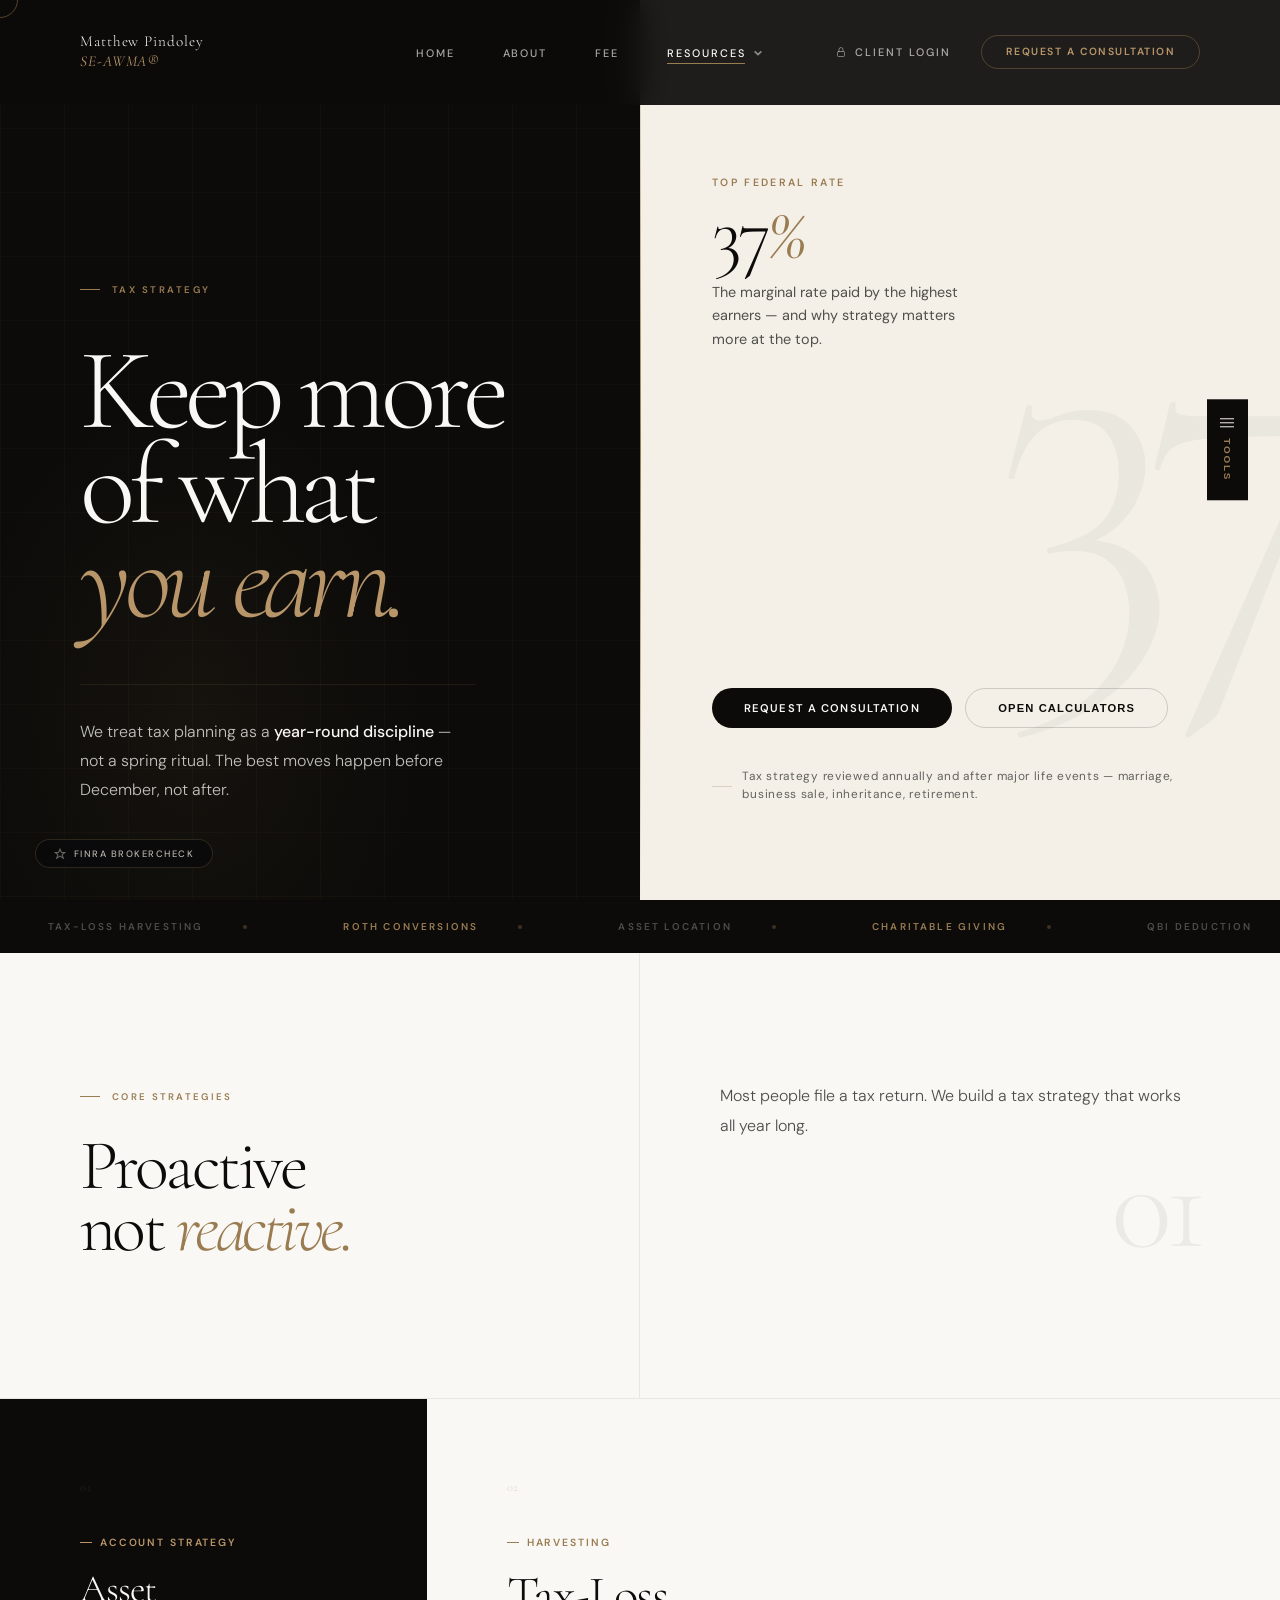
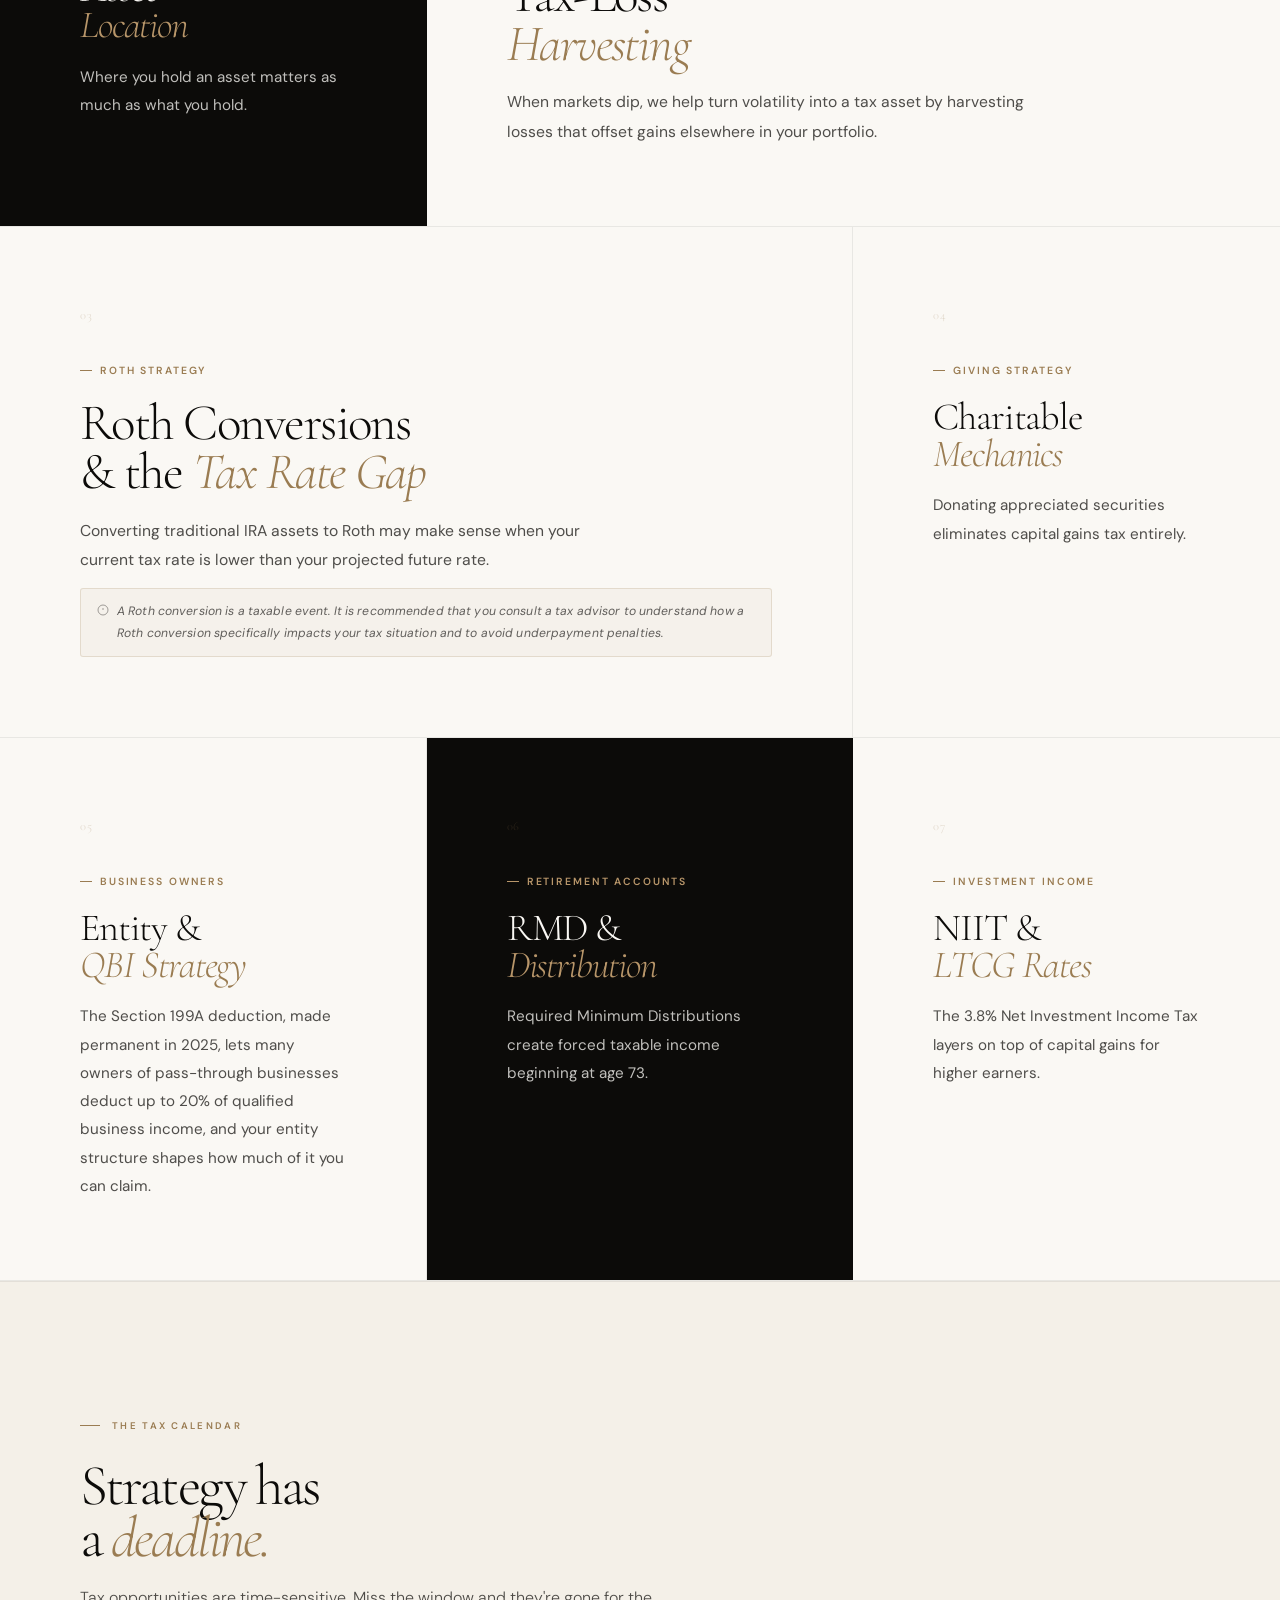
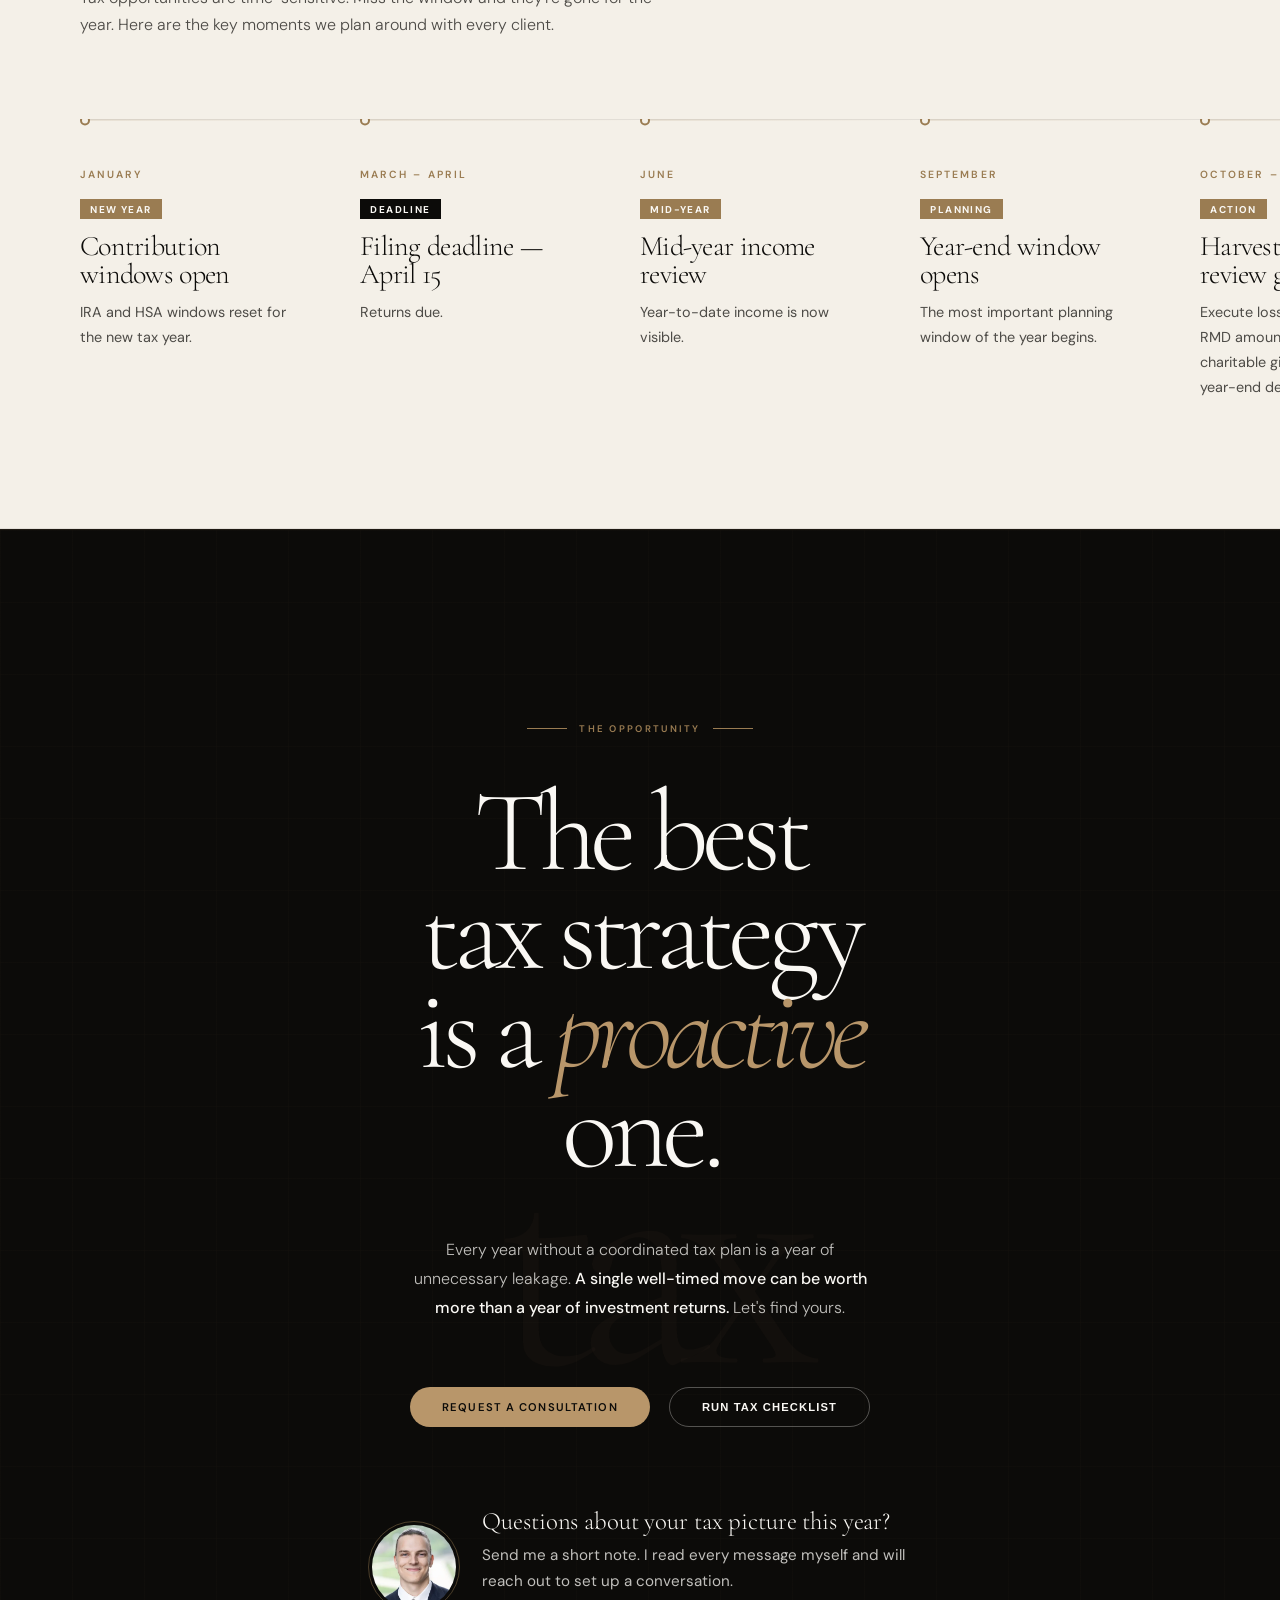
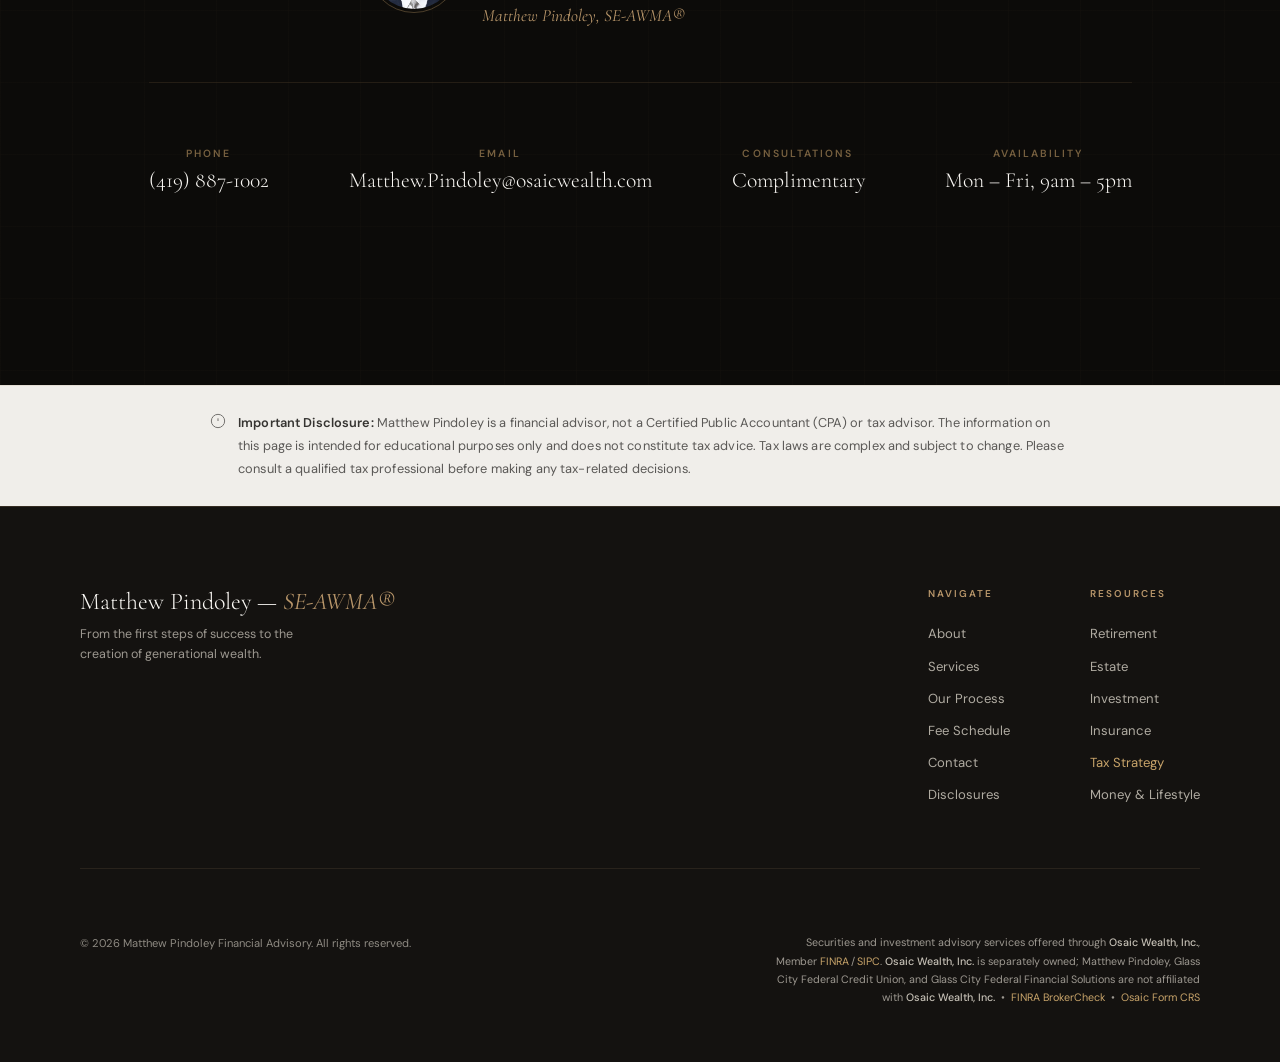
<file: resource-tax.html>
<!DOCTYPE html>
<html lang="en">
<head>
  <meta charset="UTF-8"/>
  <meta name="viewport" content="width=device-width,initial-scale=1"/>
  <title>Tax Strategy — Matthew Pindoley, SE-AWMA® | Toledo, Ohio</title>
  <meta name="description" content="Year-round tax strategy: asset location, tax-loss harvesting, Roth conversions, charitable giving, a tax calendar, and 2026 tax calculators.">
  <link rel="canonical" href="https://matthewpindoley.com/resource-tax.html">
  <link rel="icon" type="image/png" href="favicon.png">
  <meta property="og:type" content="website">
  <meta property="og:url" content="https://matthewpindoley.com/resource-tax.html">
  <meta property="og:site_name" content="Matthew Pindoley — SE-AWMA®">
  <meta property="og:title" content="Tax Strategy — Matthew Pindoley, SE-AWMA® | Toledo, Ohio">
  <meta property="og:description" content="Year-round tax strategy: asset location, tax-loss harvesting, Roth conversions, charitable giving, a tax calendar, and 2026 tax calculators.">
  <meta property="og:image" content="https://res.cloudinary.com/dfabtxqiy/image/upload/q_auto:good,w_1200/v1772661877/headshot_ztmhku.jpg">
  <meta name="twitter:card" content="summary_large_image">
  <link rel="preconnect" href="https://fonts.googleapis.com">
  <link rel="preconnect" href="https://fonts.gstatic.com" crossorigin>
  <link href="https://fonts.googleapis.com/css2?family=Cormorant+Garamond:ital,wght@0,300;0,400;0,600;1,300;1,400&family=DM+Sans:opsz,wght@9..40,300;9..40,400;9..40,500;9..40,600&display=swap" rel="stylesheet">
<style>
:root{
  /* Tax page — pure cream / deep ink / warm bronze accent */
  --ink:#0c0b09;--ink2:#141210;--ink3:#1c1a17;
  --cream:#faf8f4;--cream2:#f4f0e8;--cream3:#ede8dd;
  --bronze:#9a7c52;--bronze2:#b8966a;--bronze3:rgba(154,124,82,.12);
  --charcoal:#2a2720;--charcoal2:#3a342c;
  --muted:rgba(12,11,9,.36);--border:rgba(154,124,82,.15);--border2:rgba(154,124,82,.28);
  --im:rgba(12,11,9,.44);--ib:rgba(12,11,9,.07);--ib2:rgba(12,11,9,.04);
  --ff:'Cormorant Garamond',Georgia,serif;
  --fb:'DM Sans',system-ui,sans-serif;
  --e1:cubic-bezier(.16,1,.3,1);--e2:cubic-bezier(.22,.9,.25,1);
}
*,*::before,*::after{box-sizing:border-box;margin:0;padding:0}
html{font-size:16px;overflow-x:hidden;scroll-behavior:smooth}
body{font-family:var(--fb);background:var(--cream);color:var(--ink);
  -webkit-font-smoothing:antialiased;overflow-x:hidden;cursor:none}
a{color:inherit;text-decoration:none}

/* GRAIN */
#grain{position:fixed;inset:0;z-index:9998;pointer-events:none;opacity:.018;
  background-image:url("data:image/svg+xml,%3Csvg viewBox='0 0 200 200' xmlns='https://www.w3.org/2000/svg'%3E%3Cfilter id='n'%3E%3CfeTurbulence type='fractalNoise' baseFrequency='0.85' numOctaves='4' stitchTiles='stitch'/%3E%3C/filter%3E%3Crect width='100%25' height='100%25' filter='url(%23n)'/%3E%3C/svg%3E");
  background-size:160px;animation:grn .08s steps(1) infinite}
@keyframes grn{0%{transform:translate(0,0)}20%{transform:translate(-4%,-3%)}40%{transform:translate(3%,5%)}60%{transform:translate(-2%,2%)}80%{transform:translate(5%,-4%)}100%{transform:translate(0,0)}}

/* CURSOR — always visible unless touch-only device */
#cur{position:fixed;top:0;left:0;width:6px;height:6px;border-radius:50%;
  background:var(--bronze);pointer-events:none;z-index:10000;
  transform:translate(-50%,-50%);
  transition:width .3s var(--e1),height .3s var(--e1),opacity .2s;
}
#cur-r{position:fixed;top:0;left:0;width:36px;height:36px;border-radius:50%;
  border:1.5px solid rgba(154,124,82,.5);pointer-events:none;z-index:9999;
  transform:translate(-50%,-50%);
  transition:width .35s var(--e1),height .35s var(--e1),border-color .3s}
body.hov #cur{width:44px;height:44px;opacity:.08}
body.hov #cur-r{width:62px;height:62px;border-color:var(--bronze)}
body.pressing #cur{width:20px;height:20px}

/* ─── NAV ─────────────────────────────────────────── */
/* Logo always cream on this page since hero is dark */

/* MOBILE DRAWER */

/* ═══════════════════════════════════════════════════
   HERO — full-viewport, split diagonal, editorial
   ═══════════════════════════════════════════════════ */
#hero{min-height:100svh;position:relative;display:grid;
  grid-template-columns:1fr 1fr;overflow:hidden}

/* Left panel — ink dark */
.hero-left{background:var(--ink);display:flex;flex-direction:column;
  justify-content:flex-end;padding:11rem 5rem 6rem;position:relative;overflow:hidden;z-index:1}
.hero-left-grid{position:absolute;inset:0;
  background-image:
    linear-gradient(rgba(154,124,82,.04) 1px,transparent 1px),
    linear-gradient(90deg,rgba(154,124,82,.04) 1px,transparent 1px);
  background-size:64px 64px;pointer-events:none}
.hero-left-glow{position:absolute;bottom:-20%;left:-10%;
  width:80%;height:80%;
  background:radial-gradient(ellipse,rgba(154,124,82,.07) 0%,transparent 65%);
  pointer-events:none}
.hero-eyebrow{font-size:.6rem;letter-spacing:.26em;text-transform:uppercase;
  font-weight:600;color:var(--bronze);display:inline-flex;align-items:center;gap:.75rem;
  margin-bottom:3rem;opacity:0;animation:rUp .8s var(--e1) .3s forwards}
.hero-eyebrow::before{content:'';width:20px;height:1px;background:var(--bronze)}
.hero-h{font-family:var(--ff);font-weight:300;
  font-size:clamp(5rem,9vw,13rem);line-height:.82;letter-spacing:-.055em;
  color:var(--cream);opacity:0;animation:rUp 1s var(--e1) .4s forwards}
.hero-h .ln{display:block}
.hero-h em{font-style:italic;color:var(--bronze2)}
.hero-tagline{font-size:.88rem;line-height:1.82;color:rgba(250,248,244,.62);
  font-weight:300;max-width:36ch;margin-top:3.5rem;border-top:1px solid rgba(154,124,82,.15);
  padding-top:2rem;opacity:0;animation:rUp .8s var(--e1) 1.6s forwards}
.hero-tagline strong{color:var(--cream);font-weight:500}

/* Right panel — cream with large number */
.hero-right{background:var(--cream2);display:flex;flex-direction:column;
  justify-content:space-between;padding:11rem 4.5rem 6rem;position:relative;overflow:hidden}
.hero-right::before{content:'';position:absolute;top:0;left:0;width:1px;height:100%;
  background:linear-gradient(to bottom,transparent,var(--bronze),transparent)}
.hero-num-wrap{position:absolute;top:0;right:-2rem;bottom:0;
  display:flex;align-items:center;pointer-events:none;overflow:hidden}
.hero-big-num{font-family:var(--ff);font-size:clamp(22rem,38vw,55rem);
  font-weight:300;color:rgba(12,11,9,.04);line-height:1;letter-spacing:-.08em;
  user-select:none;opacity:0;animation:fadeIn 1.6s ease 1s forwards}
.hero-right-top{position:relative;z-index:1;
  opacity:0;animation:rUp .8s var(--e1) .6s forwards}
.hero-right-label{font-size:.66rem;letter-spacing:.22em;text-transform:uppercase;
  color:var(--bronze);font-weight:600;margin-bottom:.6rem}
.hero-right-stat{font-family:var(--ff);font-size:clamp(3rem,6vw,8rem);font-weight:300;
  color:var(--ink);line-height:.9;letter-spacing:-.05em}
.hero-right-stat em{font-style:italic;color:var(--bronze)}
.hero-right-note{font-size:.82rem;color:rgba(12,11,9,.52);font-weight:300;margin-top:.8rem;max-width:28ch;line-height:1.65}
.hero-right-bottom{position:relative;z-index:1;
  opacity:0;animation:rUp .8s var(--e1) .9s forwards}
.hero-actions{display:flex;gap:.85rem;flex-wrap:wrap;margin-bottom:2.5rem}
.btn-p{display:inline-flex;align-items:center;gap:.55rem;border-radius:9999px;
  font-size:.7rem;font-weight:600;letter-spacing:.1em;text-transform:uppercase;
  cursor:none;transition:transform .2s var(--e1),box-shadow .25s}
.btn-solid{padding:.82rem 2rem;background:var(--ink);color:var(--cream);border:none}
.btn-solid:hover{box-shadow:0 16px 40px rgba(12,11,9,.22)}
.btn-ghost-p{padding:.82rem 2rem;background:transparent;color:var(--ink);
  border:1px solid rgba(12,11,9,.16)}
.btn-ghost-p:hover{border-color:var(--bronze);background:rgba(154,124,82,.05)}
.hero-footnote{font-size:.65rem;letter-spacing:.06em;color:var(--muted);
  display:flex;align-items:center;gap:.65rem;line-height:1.5}
.hero-footnote::before{content:'';width:20px;height:1px;background:var(--border2);flex-shrink:0}

/* ═══════════════════════════════════════════════════
   MARQUEE — scrolling tax principles band
   ═══════════════════════════════════════════════════ */
#marquee{overflow:hidden;border-top:1px solid var(--ib);border-bottom:1px solid var(--ib);
  background:var(--ink);padding:1.2rem 0;display:flex;align-items:center}
.marquee-track{display:flex;gap:0;white-space:nowrap;
  animation:marquee 28s linear infinite}
.marquee-track:hover{animation-play-state:paused}
.marquee-item{display:inline-flex;align-items:center;gap:2.5rem;padding:0 3rem;
  font-size:.62rem;letter-spacing:.22em;text-transform:uppercase;font-weight:600;
  color:rgba(250,248,244,.28)}
.marquee-item em{color:var(--bronze);font-style:normal}
.marquee-dot{width:4px;height:4px;border-radius:50%;background:rgba(154,124,82,.35);flex-shrink:0}
@keyframes marquee{0%{transform:translateX(0)}100%{transform:translateX(-50%)}}

/* ═══════════════════════════════════════════════════
   STRATEGIES — asymmetric staggered layout
   ═══════════════════════════════════════════════════ */
#strategies{background:var(--cream)}

/* Intro row */
.strat-intro{display:grid;grid-template-columns:1fr 1fr;border-bottom:1px solid var(--ib)}
.strat-intro-left{padding:8rem 5rem;border-right:1px solid var(--ib)}
.strat-intro-right{padding:8rem 5rem;display:flex;flex-direction:column;justify-content:center}
.strat-ey{font-size:.6rem;letter-spacing:.24em;text-transform:uppercase;
  color:var(--bronze);font-weight:600;margin-bottom:2rem;
  display:inline-flex;align-items:center;gap:.75rem}
.strat-ey::before{content:'';width:20px;height:1px;background:var(--bronze)}
.strat-h{font-family:var(--ff);font-weight:300;
  font-size:clamp(3rem,5.5vw,7rem);line-height:.88;letter-spacing:-.05em;color:var(--ink)}
.strat-h em{font-style:italic;color:var(--bronze)}
.strat-intro-body{font-size:.88rem;line-height:1.88;color:rgba(12,11,9,.52);font-weight:300;max-width:42ch}
.strat-intro-body strong{color:var(--ink);font-weight:500}
.strat-intro-num{font-family:var(--ff);font-size:clamp(5rem,10vw,13rem);
  font-weight:300;color:rgba(12,11,9,.06);line-height:1;letter-spacing:-.06em;
  margin-top:auto;text-align:right;pointer-events:none;user-select:none}

/* Staggered cards — alternating full/half layout */
.strat-row{display:grid;border-bottom:1px solid var(--ib)}
.strat-row.r-1-2{grid-template-columns:1fr 2fr}
.strat-row.r-2-1{grid-template-columns:2fr 1fr}
.strat-row.r-3{grid-template-columns:1fr 1fr 1fr}
.strat-cell{padding:5rem;border-right:1px solid var(--ib);
  position:relative;overflow:hidden;
  transition:background .4s var(--e1)}
.strat-cell:last-child{border-right:none}
.strat-cell:hover{background:rgba(12,11,9,.024)}
.strat-cell-inner{position:relative;z-index:1}
/* Hover reveal gradient corner */
.strat-cell::after{content:'';position:absolute;bottom:-40%;right:-20%;
  width:70%;height:70%;
  background:radial-gradient(ellipse,rgba(154,124,82,.07) 0%,transparent 65%);
  opacity:0;transition:opacity .5s var(--e1);pointer-events:none}
.strat-cell:hover::after{opacity:1}
/* Top accent line that grows on hover */
.strat-cell::before{content:'';position:absolute;top:0;left:0;right:0;height:2px;
  background:linear-gradient(90deg,var(--bronze),transparent);
  transform:scaleX(0);transform-origin:left;transition:transform .5s var(--e1)}
.strat-cell:hover::before{transform:scaleX(1)}

.sc-num{font-family:var(--ff);font-size:.78rem;color:rgba(154,124,82,.25);
  font-weight:300;letter-spacing:.05em;margin-bottom:2rem}
.sc-title{font-family:var(--ff);font-weight:300;
  font-size:clamp(1.8rem,3vw,3.2rem);letter-spacing:-.03em;
  color:var(--ink);line-height:.95;margin-bottom:1.2rem}
.sc-title em{font-style:italic;color:var(--bronze)}
.sc-tag{font-size:.65rem;letter-spacing:.18em;text-transform:uppercase;
  color:var(--bronze);font-weight:600;margin-bottom:1.4rem;
  display:inline-flex;align-items:center;gap:.5rem}
.sc-tag::before{content:'';width:12px;height:1px;background:var(--bronze)}
.sc-body{font-size:.87rem;line-height:1.86;color:rgba(12,11,9,.52);font-weight:300;max-width:40ch}
.sc-disclosure{display:flex;align-items:flex-start;gap:.5rem;
  margin-top:.9rem;padding:.75rem 1rem;
  border:1px solid rgba(154,124,82,.2);border-radius:3px;
  background:rgba(154,124,82,.05)}
.sc-disclosure p{font-size:.65rem;line-height:1.75;color:rgba(12,11,9,.42);letter-spacing:.01em;font-style:italic}
.strat-cell.dark .sc-disclosure{border-color:rgba(154,124,82,.25);background:rgba(154,124,82,.08)}
.strat-cell.dark .sc-disclosure p{color:rgba(250,248,244,.38)}

/* Page-level tax disclaimer bar */
#tax-disclaimer{background:rgba(12,11,9,.04);border-top:1px solid rgba(154,124,82,.14);padding:1.6rem 5rem}
.tax-disc-inner{display:flex;align-items:flex-start;gap:.75rem;max-width:860px;margin:0 auto}
.tax-disc-inner p{font-size:.68rem;line-height:1.8;color:rgba(12,11,9,.38);letter-spacing:.01em}
.tax-disc-inner p strong{color:rgba(12,11,9,.52);font-weight:600}
@media(max-width:768px){
  #tax-disclaimer{padding:1.4rem 1.5rem}
}
.sc-body strong{color:var(--ink);font-weight:500}
/* Large cell gets bigger type */
.strat-cell.large .sc-title{font-size:clamp(2.2rem,4vw,4.5rem)}
.strat-cell.large .sc-body{font-size:.89rem;max-width:48ch}
/* Accent cell — dark */
.strat-cell.dark{background:var(--ink)}
.strat-cell.dark::before{background:linear-gradient(90deg,var(--bronze2),transparent)}
.strat-cell.dark::after{background:radial-gradient(ellipse,rgba(154,124,82,.1) 0%,transparent 65%)}
.strat-cell.dark:hover{background:var(--charcoal)}
.strat-cell.dark .sc-num{color:rgba(154,124,82,.22)}
.strat-cell.dark .sc-title{color:var(--cream)}
.strat-cell.dark .sc-title em{color:var(--bronze2)}
.strat-cell.dark .sc-tag{color:var(--bronze2)}
.strat-cell.dark .sc-tag::before{background:var(--bronze2)}
.strat-cell.dark .sc-body{color:rgba(250,248,244,.62)}
.strat-cell.dark .sc-body strong{color:var(--cream)}

/* ═══════════════════════════════════════════════════
   TIMELINE — horizontal scroll, tax calendar
   ═══════════════════════════════════════════════════ */
#timeline{background:var(--cream2);border-top:1px solid var(--ib);
  border-bottom:1px solid var(--ib);padding:8rem 0;overflow:hidden}
.tl-head{padding:0 5rem;margin-bottom:5rem}
.tl-ey{font-size:.6rem;letter-spacing:.24em;text-transform:uppercase;
  color:var(--bronze);font-weight:600;margin-bottom:1.8rem;
  display:inline-flex;align-items:center;gap:.75rem}
.tl-ey::before{content:'';width:20px;height:1px;background:var(--bronze)}
.tl-h{font-family:var(--ff);font-weight:300;
  font-size:clamp(2.5rem,4.5vw,6rem);line-height:.9;letter-spacing:-.05em;color:var(--ink)}
.tl-h em{font-style:italic;color:var(--bronze)}
.tl-sub{font-size:.84rem;color:var(--im);font-weight:300;margin-top:1.2rem;max-width:52ch;line-height:1.72}

/* Horizontal scrollable track */
.tl-scroll-outer{overflow-x:auto;padding:0 5rem;cursor:grab;
  scrollbar-width:none;-ms-overflow-style:none}
.tl-scroll-outer::-webkit-scrollbar{display:none}
.tl-scroll-outer.dragging{cursor:grabbing}
.tl-track{display:flex;gap:0;min-width:max-content;
  border-top:1px solid var(--ib);padding-top:3rem}

/* Timeline connector line */
.tl-item{width:280px;flex-shrink:0;padding-right:4rem;position:relative}
.tl-item::before{content:'';position:absolute;top:0;left:0;
  transform:translateY(-3rem) translateY(-.5px);
  width:100%;height:1px;background:linear-gradient(90deg,var(--border2),transparent)}
.tl-dot{width:10px;height:10px;border-radius:50%;
  background:var(--cream2);border:2px solid var(--bronze);
  position:absolute;top:0;left:0;
  transform:translateY(-3rem) translateY(-4.5px);
  transition:background .3s,transform .3s var(--e1)}
.tl-item:hover .tl-dot{background:var(--bronze);transform:translateY(-3rem) translateY(-4.5px) scale(1.4)}
.tl-month{font-size:.65rem;letter-spacing:.2em;text-transform:uppercase;
  color:var(--bronze);font-weight:600;margin-bottom:1rem}
.tl-title{font-family:var(--ff);font-size:clamp(1.4rem,2.2vw,2rem);
  font-weight:300;color:var(--ink);letter-spacing:-.025em;line-height:1;margin-bottom:.7rem}
.tl-body{font-size:.82rem;line-height:1.74;color:rgba(12,11,9,.52);font-weight:300;max-width:22ch}
.tl-body strong{color:var(--ink);font-weight:500}
.tl-badge{display:inline-flex;align-items:center;gap:.4rem;
  font-size:.62rem;letter-spacing:.14em;text-transform:uppercase;font-weight:700;
  color:var(--cream);background:var(--bronze);padding:.22rem .65rem;
  margin-bottom:.8rem}
.tl-badge.urgent{background:var(--ink)}

/* ═══════════════════════════════════════════════════
   SPLIT FEATURE — full-bleed image-like dark panel
   ═══════════════════════════════════════════════════ */
#feature{display:grid;grid-template-columns:1fr 1fr;min-height:70vh}
.feat-left{background:var(--ink);padding:8rem 5rem;display:flex;flex-direction:column;
  justify-content:center;position:relative;overflow:hidden}
.feat-bg-num{position:absolute;top:50%;left:50%;
  transform:translate(-50%,-50%);
  font-family:var(--ff);font-size:clamp(18rem,28vw,38rem);
  font-weight:300;color:rgba(154,124,82,.04);line-height:1;letter-spacing:-.1em;
  pointer-events:none;user-select:none;white-space:nowrap}
.feat-grid{position:absolute;inset:0;
  background-image:linear-gradient(rgba(154,124,82,.025) 1px,transparent 1px),
    linear-gradient(90deg,rgba(154,124,82,.025) 1px,transparent 1px);
  background-size:56px 56px;pointer-events:none}
.feat-ey{font-size:.6rem;letter-spacing:.24em;text-transform:uppercase;
  color:var(--bronze);font-weight:600;margin-bottom:2.5rem;
  display:inline-flex;align-items:center;gap:.75rem;position:relative;z-index:1}
.feat-ey::before{content:'';width:20px;height:1px;background:var(--bronze)}
.feat-h{font-family:var(--ff);font-weight:300;
  font-size:clamp(2.5rem,4.5vw,6rem);line-height:.9;letter-spacing:-.05em;
  color:var(--cream);position:relative;z-index:1}
.feat-h em{font-style:italic;color:var(--bronze2)}
.feat-body{font-size:.88rem;line-height:1.86;color:rgba(250,248,244,.62);
  font-weight:300;margin-top:2.5rem;max-width:42ch;position:relative;z-index:1}
.feat-body strong{color:var(--cream);font-weight:500}
.feat-cta{margin-top:4rem;position:relative;z-index:1}

.feat-right{background:var(--cream);padding:8rem 5rem;display:flex;flex-direction:column;
  justify-content:center;border-left:1px solid var(--ib);gap:3rem}
.feat-right-item{padding:2.8rem 0;border-bottom:1px solid var(--ib);
  transition:padding-left .35s var(--e1)}
.feat-right-item:first-child{border-top:1px solid var(--ib)}
.feat-right-item:hover{padding-left:.8rem}
.fri-n{font-size:.65rem;letter-spacing:.16em;text-transform:uppercase;
  color:rgba(154,124,82,.6);font-weight:600;margin-bottom:.6rem;font-family:var(--fb)}
.fri-title{font-family:var(--ff);font-size:clamp(1.4rem,2.2vw,2.2rem);
  font-weight:300;color:var(--ink);letter-spacing:-.025em;line-height:1;margin-bottom:.65rem}
.fri-title em{font-style:italic;color:var(--bronze)}
.fri-body{font-size:.86rem;line-height:1.8;color:rgba(12,11,9,.52);font-weight:300;max-width:38ch}
.fri-body strong{color:var(--ink);font-weight:500}

/* ═══════════════════════════════════════════════════
   FAQ — editorial, magazine double-column
   ═══════════════════════════════════════════════════ */
#faq{padding:10rem 5rem;background:var(--cream)}
.faq-outer{display:grid;grid-template-columns:1fr 1fr;gap:8rem}
.faq-left-head{position:sticky;top:8rem;align-self:start}
.faq-ey{font-size:.65rem;letter-spacing:.24em;text-transform:uppercase;
  color:var(--bronze);font-weight:600;margin-bottom:2rem;
  display:inline-flex;align-items:center;gap:.75rem}
.faq-ey::before{content:'';width:20px;height:1px;background:var(--bronze)}
.faq-h{font-family:var(--ff);font-weight:300;
  font-size:clamp(2.8rem,5vw,6.5rem);line-height:.88;letter-spacing:-.05em;color:var(--ink)}
.faq-h em{font-style:italic;color:var(--bronze)}
.faq-sub{font-size:.87rem;line-height:1.82;color:rgba(12,11,9,.52);font-weight:300;
  margin-top:2.5rem;max-width:32ch}
.faq-sub strong{color:var(--ink);font-weight:500}
.faq-cta-wrap{margin-top:4rem;display:flex;flex-direction:column;gap:1rem}
.faq-list{display:flex;flex-direction:column;gap:0}
.faq-item{border-bottom:1px solid var(--ib)}
.faq-item:first-child{border-top:1px solid var(--ib)}
.faq-q{display:flex;align-items:baseline;justify-content:space-between;
  width:100%;padding:2rem 0;background:transparent;border:none;cursor:none;
  text-align:left;font-family:var(--ff);font-size:clamp(1.2rem,1.8vw,1.65rem);
  font-weight:300;color:var(--ink);letter-spacing:-.015em;gap:2rem;transition:color .2s}
.faq-q:hover{color:var(--bronze)}
.fq-i{font-size:.6rem;letter-spacing:.12em;color:rgba(12,11,9,.24);font-family:var(--fb);
  text-transform:uppercase;font-weight:500;flex-shrink:0;width:2.2rem}
.fq-arr{flex-shrink:0;width:22px;height:22px;border:1px solid rgba(12,11,9,.12);
  border-radius:50%;display:flex;align-items:center;justify-content:center;
  transition:transform .35s var(--e1),border-color .25s,background .25s}
.faq-q[aria-expanded="true"] .fq-arr{transform:rotate(45deg);border-color:var(--bronze);background:var(--bronze)}
.faq-q[aria-expanded="true"] .fq-arr svg{color:var(--cream)}
.fq-arr svg{width:9px;height:9px;color:rgba(12,11,9,.3);transition:color .25s}
.faq-panel{max-height:0;overflow:hidden;transition:max-height .42s cubic-bezier(.2,.9,.2,1)}
.faq-panel.open{max-height:500px}
.faq-ans{padding:.2rem 0 2.2rem 2.8rem;font-size:.87rem;line-height:1.9;
  color:rgba(12,11,9,.52);font-weight:300;max-width:58ch}
.faq-ans strong{color:var(--ink);font-weight:500}

/* ═══════════════════════════════════════════════════
   CTA — full dark, centered, typographic
   ═══════════════════════════════════════════════════ */
#cta{background:var(--ink);padding:12rem 5rem;
  display:flex;flex-direction:column;align-items:center;text-align:center;
  position:relative;overflow:hidden;border-top:1px solid rgba(154,124,82,.12)}
.cta-bg-text{position:absolute;top:50%;left:50%;
  transform:translate(-50%,-50%);
  font-family:var(--ff);font-size:clamp(14rem,26vw,36rem);
  font-weight:300;color:rgba(154,124,82,.035);line-height:1;
  letter-spacing:-.1em;pointer-events:none;user-select:none;white-space:nowrap}
.cta-grid-bg{position:absolute;inset:0;
  background-image:linear-gradient(rgba(154,124,82,.025) 1px,transparent 1px),
    linear-gradient(90deg,rgba(154,124,82,.025) 1px,transparent 1px);
  background-size:72px 72px;pointer-events:none}
.cta-ey{font-size:.6rem;letter-spacing:.24em;text-transform:uppercase;
  color:var(--bronze);font-weight:600;margin-bottom:3rem;
  display:inline-flex;align-items:center;gap:.75rem;position:relative;z-index:1}
.cta-ey::before,.cta-ey::after{content:'';width:40px;height:1px;background:var(--bronze)}
.cta-h{font-family:var(--ff);font-weight:300;
  font-size:clamp(4rem,9vw,13rem);line-height:.86;letter-spacing:-.06em;
  color:var(--cream);position:relative;z-index:1;max-width:18ch}
.cta-h em{font-style:italic;color:var(--bronze2)}
.cta-p{font-size:.9rem;line-height:1.82;color:rgba(250,248,244,.62);
  font-weight:300;margin-top:3.5rem;max-width:44ch;position:relative;z-index:1}
.cta-p strong{color:var(--cream);font-weight:500}
.cta-acts{display:flex;gap:1.2rem;flex-wrap:wrap;justify-content:center;
  margin-top:4rem;position:relative;z-index:1}
/* Button overrides for dark CTA background */
#cta .btn-solid{background:var(--bronze2);color:var(--ink);border:none}
#cta .btn-solid:hover{background:var(--cream);box-shadow:0 16px 40px rgba(12,11,9,.4)}
#cta .btn-ghost-p{color:var(--cream);border:1px solid rgba(250,248,244,.3)}
#cta .btn-ghost-p:hover{border-color:var(--bronze2);background:rgba(154,124,82,.12);color:var(--cream)}
.cta-details{display:flex;gap:5rem;margin-top:6rem;padding-top:4rem;
  border-top:1px solid rgba(154,124,82,.15);position:relative;z-index:1;flex-wrap:wrap;
  justify-content:center}
.cta-det-item{text-align:center}
.cta-dl{font-size:.65rem;letter-spacing:.2em;text-transform:uppercase;
  color:rgba(154,124,82,.75);font-weight:600;margin-bottom:.4rem}
.cta-dv{font-family:var(--ff);font-size:1.35rem;font-weight:300;color:var(--cream)}
.cta-dv a{transition:color .2s}.cta-dv a:hover{color:var(--bronze2)}

/* ─── SIDEBAR ─────────────────────────────────────── */
#sb-trigger{position:fixed;right:2rem;top:50%;transform:translateY(-50%);
  z-index:600;display:flex;flex-direction:column;align-items:center;gap:0;
  background:var(--ink);border:none;cursor:none;padding:1.2rem .85rem;
  transition:background .3s,transform .35s var(--e1)}
#sb-trigger:hover{background:var(--charcoal)}
#sb-trigger.nudge{animation:nudge 2.5s var(--e1) 3s 1}
@keyframes nudge{0%,100%{transform:translateY(-50%) translateX(0)}30%{transform:translateY(-50%) translateX(-8px)}60%{transform:translateY(-50%) translateX(-4px)}}
.sb-trig-label{font-size:.62rem;letter-spacing:.18em;text-transform:uppercase;
  color:var(--bronze);font-weight:600;writing-mode:vertical-rl;margin-top:.7rem}
.sb-trig-icon{display:flex;flex-direction:column;gap:3px}
.sb-trig-icon span{display:block;width:14px;height:1px;background:var(--cream2);
  transition:width .25s var(--e1)}
#sb-trigger:hover .sb-trig-icon span:nth-child(2){width:10px}
#sb-trigger:hover .sb-trig-icon span:nth-child(3){width:6px}
#sb-overlay{position:fixed;inset:0;z-index:880;background:rgba(0,0,0,.5);
  opacity:0;pointer-events:none;transition:opacity .35s;backdrop-filter:blur(4px)}
#sb-overlay.open{opacity:1;pointer-events:auto}
#sb-panel{position:fixed;right:0;top:0;bottom:0;z-index:900;
  width:min(520px,92vw);background:var(--cream);
  border-left:1px solid var(--ib);
  transform:translateX(100%);transition:transform .55s var(--e1);
  display:flex;flex-direction:column;overflow:hidden}
#sb-panel.open{transform:translateX(0)}
.sb-head{background:var(--ink2);padding:2.5rem;display:flex;align-items:center;
  justify-content:space-between;flex-shrink:0;border-bottom:1px solid rgba(154,124,82,.12)}
.sb-title{font-family:var(--ff);font-size:1.6rem;font-weight:300;color:var(--cream);letter-spacing:-.025em}
.sb-title em{font-style:italic;color:var(--bronze2)}
.sb-close{width:36px;height:36px;border:1px solid rgba(154,124,82,.18);
  background:transparent;cursor:none;display:flex;align-items:center;justify-content:center;
  transition:border-color .2s,background .2s}
.sb-close:hover{border-color:var(--bronze);background:rgba(154,124,82,.08)}
.sb-close svg{width:14px;height:14px;color:rgba(250,248,244,.42)}
.sb-tabs{display:flex;border-bottom:1px solid var(--ib);flex-shrink:0;background:var(--cream)}
.sb-tab{flex:1;padding:1.1rem;font-size:.65rem;letter-spacing:.18em;text-transform:uppercase;
  font-weight:600;color:rgba(12,11,9,.48);background:transparent;border:none;cursor:none;
  border-bottom:2px solid transparent;transition:color .2s,border-color .2s}
.sb-tab:hover{color:var(--ink)}
.sb-tab.active{color:var(--ink);border-bottom-color:var(--bronze)}
.sb-body{flex:1;overflow-y:auto;padding:2.5rem;scrollbar-width:thin;scrollbar-color:rgba(12,11,9,.1) transparent}
.sb-body::-webkit-scrollbar{width:4px}
.sb-body::-webkit-scrollbar-thumb{background:rgba(12,11,9,.1)}
.sb-pane{display:none}.sb-pane.active{display:block}
.sb-res-item{display:flex;align-items:center;gap:1rem;
  padding:1.1rem 0;border-bottom:1px solid var(--ib2);transition:padding-left .3s var(--e1)}
.sb-res-item:last-child{border-bottom:none}
.sb-res-item:hover{padding-left:.6rem}
.sb-res-item.current{opacity:.5;pointer-events:none}
.sb-res-icon{width:36px;height:36px;border:1px solid var(--ib);
  display:flex;align-items:center;justify-content:center;flex-shrink:0;
  transition:border-color .2s,background .2s}
.sb-res-item:hover .sb-res-icon{border-color:var(--bronze);background:rgba(154,124,82,.06)}
.sb-res-icon svg{width:14px;height:14px;color:var(--im)}
.sb-res-name{font-family:var(--ff);font-size:1.25rem;font-weight:300;color:var(--ink);letter-spacing:-.015em}
.sb-res-desc{font-size:.72rem;color:var(--im);margin-top:.1rem}
.sb-res-arr{margin-left:auto;opacity:0;transition:opacity .2s;flex-shrink:0}
.sb-res-arr svg{width:12px;height:12px;color:var(--bronze)}
.sb-res-item:hover .sb-res-arr{opacity:1}
.sb-ck-section{margin-bottom:2.5rem}
.sb-ck-title{font-size:.65rem;letter-spacing:.2em;text-transform:uppercase;
  color:var(--bronze);font-weight:600;margin-bottom:1rem;
  display:flex;align-items:center;gap:.65rem}
.sb-ck-title::before{content:'';width:16px;height:1px;background:var(--bronze)}
.sb-ck-item{display:flex;align-items:flex-start;gap:.85rem;
  padding:.7rem 0;border-bottom:1px solid var(--ib2);cursor:none}
.sb-ck-item:last-child{border-bottom:none}
.sb-ck-box{width:18px;height:18px;border:1px solid rgba(12,11,9,.18);
  flex-shrink:0;margin-top:.1rem;position:relative;transition:border-color .2s,background .2s;cursor:none}
.sb-ck-item.done .sb-ck-box{border-color:var(--bronze);background:var(--bronze)}
.sb-ck-item.done .sb-ck-box::after{content:'';position:absolute;inset:0;
  background:url("data:image/svg+xml,%3Csvg viewBox='0 0 12 12' xmlns='http://www.w3.org/2000/svg'%3E%3Cpath d='M2 6l3 3 5-5' stroke='%230c0b09' stroke-width='1.5' fill='none' stroke-linecap='round'/%3E%3C/svg%3E") center/10px no-repeat}
.sb-ck-text{font-size:.84rem;line-height:1.6;color:rgba(12,11,9,.52);font-weight:300}
.sb-ck-text strong{color:var(--ink);font-weight:500}
.sb-ck-item.done .sb-ck-text{color:rgba(12,11,9,.24);text-decoration:line-through;text-decoration-color:rgba(12,11,9,.18)}
.sb-ck-prog{margin-bottom:2rem}
.sb-ck-prog-label{display:flex;justify-content:space-between;align-items:center;
  font-size:.62rem;letter-spacing:.1em;text-transform:uppercase;
  color:var(--im);font-weight:500;margin-bottom:.65rem}
.sb-ck-prog-bar{height:3px;background:rgba(12,11,9,.07);overflow:hidden}
.sb-ck-prog-fill{height:100%;background:linear-gradient(90deg,var(--bronze),var(--bronze2));
  width:0;transition:width .6s var(--e1)}
.sb-tool-card{padding:1.6rem;border:1px solid var(--ib);margin-bottom:1rem;
  transition:border-color .3s,background .3s;position:relative;overflow:hidden}
.sb-tool-card:hover{border-color:var(--border2);background:rgba(154,124,82,.03)}
.sb-tool-title{font-family:var(--ff);font-size:1.2rem;font-weight:300;color:var(--ink);
  margin-bottom:.3rem;letter-spacing:-.015em}
.sb-tool-desc{font-size:.78rem;color:var(--im);font-weight:300;line-height:1.65;margin-bottom:1.2rem}
.sb-tool-btn{display:inline-flex;align-items:center;gap:.5rem;font-size:.65rem;
  letter-spacing:.14em;text-transform:uppercase;font-weight:600;
  color:var(--ink);border:1px solid rgba(12,11,9,.18);
  padding:.55rem 1.2rem;background:transparent;cursor:none;
  transition:border-color .2s,background .2s,color .2s}
.sb-tool-btn:hover{border-color:var(--bronze);background:rgba(154,124,82,.06);color:var(--bronze)}
.sb-tool-input{width:100%;padding:.65rem .85rem;border:1px solid var(--ib);
  background:var(--cream);font-family:var(--fb);font-size:.85rem;color:var(--ink);
  outline:none;transition:border-color .2s;margin-bottom:.6rem}
.sb-tool-input:focus{border-color:var(--bronze)}
.sb-tool-select{width:100%;padding:.65rem .85rem;border:1px solid var(--ib);
  background:var(--cream);font-family:var(--fb);font-size:.85rem;color:var(--ink);
  outline:none;transition:border-color .2s;margin-bottom:.6rem;appearance:none}
.sb-tool-select:focus{border-color:var(--bronze)}
.sb-tool-result{margin-top:1rem;padding:1rem 1.2rem;font-size:.8rem;line-height:1.65;font-weight:300}
.sb-r-ok{background:rgba(154,124,82,.07);border:1px solid rgba(154,124,82,.22);color:var(--ink)}
.sb-r-warn{background:rgba(200,80,50,.05);border:1px solid rgba(200,80,50,.18);color:var(--ink)}
.sb-r-info{background:rgba(12,11,9,.04);border:1px solid rgba(12,11,9,.1);color:var(--ink)}
.sb-tool-lbl{font-size:.65rem;letter-spacing:.18em;text-transform:uppercase;
  color:rgba(12,11,9,.52);font-weight:600;display:block;margin-bottom:.35rem}
.sb-tool-section{margin-bottom:1.5rem}
.sb-tool-row{display:grid;grid-template-columns:1fr 1fr;gap:.75rem}

/* ─── REVEAL ──────────────────────────────────────── */
.rv,.rv-l,.rv-r{opacity:1;transform:none} /* safe default — JS overrides below */
.rv.anim{opacity:0;transform:translateY(28px);transition:opacity .9s var(--e1),transform .9s var(--e1)}
.rv-l.anim{opacity:0;transform:translateX(-24px);transition:opacity .9s var(--e1),transform .9s var(--e1)}
.rv-r.anim{opacity:0;transform:translateX(24px);transition:opacity .9s var(--e1),transform .9s var(--e1)}
.rv.anim.vis{opacity:1;transform:translateY(0)}
.rv-l.anim.vis{opacity:1;transform:translateX(0)}
.rv-r.anim.vis{opacity:1;transform:translateX(0)}
.d1{transition-delay:.12s}.d2{transition-delay:.22s}.d3{transition-delay:.34s}.d4{transition-delay:.46s}

@keyframes rUp{from{opacity:0;transform:translateY(18px)}to{opacity:1;transform:translateY(0)}}
@keyframes fadeIn{to{opacity:1}}

/* ─── RESPONSIVE ──────────────────────────────────── */
@media(max-width:1100px){
    #hero{grid-template-columns:1fr}
  .hero-right{padding:5rem 2.5rem}
  .hero-left{padding:10rem 2.5rem 5rem}
  .strat-intro,.strat-row.r-1-2,.strat-row.r-2-1,.strat-row.r-3,#feature{grid-template-columns:1fr}
  .strat-intro-left,.strat-intro-right,.strat-cell,.feat-left,.feat-right{border-right:none;border-bottom:1px solid var(--ib)}
  .strat-intro-left{padding:5rem 2.5rem}
  .strat-intro-right{padding:4rem 2.5rem}
  .strat-cell{padding:4rem 2.5rem}
  .feat-left,.feat-right{padding:6rem 2.5rem}
  #faq{padding:6rem 2.5rem}
  .faq-outer{grid-template-columns:1fr;gap:4rem}
  .faq-left-head{position:static}
  #cta{padding:8rem 2.5rem}
  #timeline .tl-head{padding:0 2.5rem}
  .tl-scroll-outer{padding:0 2.5rem}
  #sb-trigger{display:none}
  .cta-details{gap:2.5rem}
}
@media(max-width:768px){
  
  /* Stack hero panels vertically instead of hiding the right one */
  #hero{grid-template-columns:1fr;min-height:auto}
  .hero-left{padding:9rem 1.5rem 3.5rem;justify-content:flex-start}
  .hero-right{
    display:flex;padding:3rem 1.5rem 4rem;
    justify-content:flex-start;flex-direction:column;gap:2rem;
  }
  .hero-right::before{display:none}
  .hero-num-wrap{display:none}
  .hero-right-stat{font-size:clamp(3.5rem,18vw,6rem)}
  .hero-right-note{max-width:100%;font-size:.8rem}

  .hero-h{font-size:clamp(4rem,22vw,11rem)}
  .hero-actions{flex-wrap:wrap;gap:.75rem;margin-bottom:1.5rem}
  .hero-actions a,.hero-actions .btn-p{width:100%;justify-content:center;text-align:center}
  .hero-meta{gap:2rem;flex-wrap:wrap}
  .strat-intro-left,.strat-intro-right{padding:3.5rem 1.5rem}
  .strat-cell{padding:3rem 1.5rem}
  .feat-left,.feat-right{padding:4rem 1.5rem}
  #faq{padding:4rem 1.5rem}
  #cta{padding:5rem 1.5rem}
  .cta-details{flex-direction:column;gap:1.5rem}
}
@media(max-width:480px){
    .hero-left{padding:8rem 1.25rem 3rem}
  .hero-h{font-size:clamp(4.5rem,22vw,8rem)}
  .strat-intro-left,.strat-intro-right,.strat-cell,.feat-left,.feat-right{padding-left:1.25rem;padding-right:1.25rem}
  #faq,#cta{padding-left:1.25rem;padding-right:1.25rem}
}
@media(pointer:coarse){#cur,#cur-r{display:none}body{cursor:auto}a,button{cursor:pointer}}

.t-discuss{display:inline-flex;align-items:center;gap:.4rem;margin-top:2rem;font-size:.7rem;letter-spacing:.16em;text-transform:uppercase;font-weight:600;color:rgba(9,9,12,.3);transition:color .25s;text-decoration:none}
.t-discuss span{transition:transform .3s cubic-bezier(.16,1,.3,1)}
.t-discuss:hover{color:var(--gold)}
.t-discuss:hover span{transform:translateX(4px)}

/* ── FOOTER ── */
footer{
  background:#141210;
  border-top:1px solid rgba(184,150,106,.20);
  padding:5rem 5rem 3.5rem;
}
.ft-top{
  display:flex;justify-content:space-between;align-items:flex-start;
  gap:3rem;margin-bottom:4rem;padding-bottom:4rem;
  border-bottom:1px solid rgba(184,150,106,.13);
}
.ft-logo{
  font-family:'Cormorant Garamond',Georgia,serif;
  font-size:1.5rem;font-weight:300;color:#faf8f4;
}
.ft-logo b{color:#b8966a;font-weight:400;font-style:italic}
.ft-tg{
  font-size:.78rem;color:rgba(250,248,244,.44);
  margin-top:.55rem;max-width:28ch;line-height:1.6;
}
.ft-lks{display:flex;gap:5rem;flex-wrap:wrap}
.ft-col h4{
  font-size:.62rem;letter-spacing:.2em;text-transform:uppercase;
  color:#b8966a;font-weight:600;margin-bottom:1.4rem;
}
.ft-col ul{list-style:none;display:flex;flex-direction:column;gap:.7rem}
.ft-col ul a{font-size:.82rem;color:rgba(250,248,244,.46);transition:color .2s}
.ft-col ul a:hover{color:#faf8f4}
.ft-col ul a[aria-current]{color:#b8966a}
.ft-bot{
  display:flex;justify-content:space-between;
  align-items:flex-start;gap:1.5rem;flex-wrap:wrap;
}
.ft-cp{font-size:.7rem;color:rgba(250,248,244,.30);white-space:nowrap;padding-top:.15rem}
.ft-di{
  font-size:.67rem;color:rgba(250,248,244,.38);
  max-width:62ch;text-align:right;line-height:1.7;
}
.ft-di strong{color:rgba(250,248,244,.56);font-weight:500}
.ft-di a{color:rgba(184,150,106,.72);transition:color .2s;text-decoration:none}
.ft-di a:hover{color:#c8a46a}
/* ── FOOTER RESPONSIVE ── */
@media(max-width:1100px){
  footer{padding:4rem 2.5rem 3rem}
}
@media(max-width:768px){
  footer{padding:3.5rem 1.6rem 2.8rem}
  .ft-top{flex-direction:column;gap:2.5rem;margin-bottom:3rem;padding-bottom:3rem}
  .ft-lks{gap:2.5rem}
  .ft-bot{flex-direction:column;align-items:flex-start;gap:1rem}
  .ft-di{text-align:left;max-width:100%}
}
@media(max-width:480px){
  .ft-lks{flex-direction:column;gap:2rem}
  .ft-logo{font-size:1.25rem}
  .ft-di{font-size:.64rem}
}

/* ── FIXED DISCLOSURE PILL ── */
#disc-pill{
  position:fixed;bottom:2rem;right:2.2rem;z-index:900;
  display:inline-flex;align-items:center;gap:.5rem;
  padding:.46rem 1.1rem;
  border-radius:9999px;
  background:rgba(9,9,12,.72);
  backdrop-filter:blur(14px);-webkit-backdrop-filter:blur(14px);
  border:1px solid rgba(200,164,106,.18);
  font-family:'DM Sans',system-ui,sans-serif;
  font-size:.58rem;letter-spacing:.16em;text-transform:uppercase;font-weight:500;
  color:rgba(242,236,224,.38);
  text-decoration:none;
  transition:color .28s,border-color .28s,background .28s;
  cursor:none;
}
#disc-pill:hover{
  color:rgba(242,236,224,.82);
  border-color:rgba(200,164,106,.45);
  background:rgba(9,9,12,.88);
}
#disc-pill.active{
  color:#c8a46a;
  border-color:rgba(200,164,106,.45);
  background:rgba(9,9,12,.85);
}
#disc-pill svg{flex-shrink:0;opacity:.55;transition:opacity .28s}
#disc-pill:hover svg,#disc-pill.active svg{opacity:1}
@media(max-width:480px){
  #disc-pill{bottom:1.4rem;right:1.2rem;font-size:.54rem;padding:.4rem .9rem}
}
@media(hover:none){#disc-pill{cursor:pointer}}

/* ── READABILITY ─────────────────────────────────────────────
   Body copy: larger, steadier weight on small text, and contrast
   near 7:1 (was ~3:1). Headlines and ornaments are unchanged. ── */
.hero-tagline{font-size:1rem;color:rgba(250,248,244,.76)}
.hero-right-note{font-size:.9rem;font-weight:400;color:rgba(12,11,9,.7)}
.hero-footnote{font-size:.74rem;color:rgba(12,11,9,.62)}
.strat-intro-body{font-size:1rem;color:rgba(12,11,9,.72)}
.sc-body{font-size:.95rem;font-weight:400;color:rgba(12,11,9,.72)}
.strat-cell.large .sc-body{font-size:.98rem}
.strat-cell.dark .sc-body{color:rgba(250,248,244,.76)}
.sc-disclosure p{font-size:.76rem;color:rgba(12,11,9,.64)}
.strat-cell.dark .sc-disclosure p{color:rgba(250,248,244,.62)}
.tl-sub{font-size:1rem;color:rgba(12,11,9,.72)}
.tl-body{font-size:.9rem;font-weight:400;color:rgba(12,11,9,.72)}
.tax-disc-inner p{font-size:.8rem;color:rgba(12,11,9,.66)}
.tax-disc-inner p strong{color:rgba(12,11,9,.82)}
.cta-p{font-size:1rem;color:rgba(250,248,244,.76)}
/* ── NAV THEME — colours for the shared navigation (assets/nav.css) ── */
:root{
  --nav-top-bg:rgba(12,11,9,.92);--nav-top-blur:blur(16px);
  --nav-stuck-bg:rgba(12,11,9,.92);--nav-stuck-border:rgba(154,124,82,.14);
  --nav-logo:var(--cream);--nav-mark:var(--bronze2);
  --nav-link:rgba(250,248,244,.66);--nav-link-hover:var(--cream);
  --nav-line:var(--bronze);--nav-current:var(--bronze2);
  --nav-btn-border:rgba(154,124,82,.4);--nav-btn-text:var(--bronze2);--nav-btn-fill:var(--bronze);--nav-btn-fill-text:var(--ink);
  --nav-panel-bg:var(--ink2);--nav-panel-border:rgba(154,124,82,.18);--nav-panel-text:rgba(250,248,244,.7);
  --nav-panel-hover:var(--cream);--nav-panel-hover-bg:rgba(154,124,82,.08);--nav-panel-divider:rgba(154,124,82,.12);
  --nav-panel-shadow:0 24px 60px rgba(12,11,9,.35),0 4px 12px rgba(12,11,9,.2);
  --nav-hbg-line:var(--bronze2);--nav-hbg-bg:rgba(12,11,9,.55);--nav-hbg-border:rgba(154,124,82,.25);
  --mob-bg:var(--ink2);--mob-text:var(--cream);--mob-accent:var(--bronze2);
  --mob-muted:rgba(250,248,244,.66);--mob-border:var(--border2);--mob-border2:rgba(154,124,82,.55);
}
/* ── SIGN-OFF colours ("Talk with Matthew", see assets/enhance.css) ── */
:root{--so-title:var(--cream);--so-text:rgba(250,248,244,.76);--so-name:var(--bronze2);--so-ring:rgba(154,124,82,.45);--so-rule:rgba(154,124,82,.2)}
</style>
  <!-- sitewide experience refinements -->
  <link rel="stylesheet" href="assets/enhance.css"/>
  <link rel="stylesheet" href="assets/nav.css"/>
</head>
<body>
<div id="grain"></div>
<div id="cur"></div>
<div id="cur-r"></div>

<!-- ─── NAV ───────────────────────────────────────── -->
<nav id="nav" aria-label="Main">
  <a href="index.html" class="nav-logo">Matthew Pindoley<br><b>SE-AWMA®</b></a>
  <ul class="nav-links">
    <li><a href="index.html">Home</a></li>
    <li><a href="index.html#about">About</a></li>
    <li><a href="fee.html">Fee</a></li>
    <li class="nav-drop">
      <button type="button" class="nav-drop-trigger active" aria-expanded="false" aria-controls="nav-resources">
        Resources
        <svg viewBox="0 0 12 12" fill="none" stroke="currentColor" stroke-width="2" width="10" height="10" aria-hidden="true"><path d="M2 4l4 4 4-4"/></svg>
      </button>
      <div class="nav-drop-panel" id="nav-resources">
        <a href="resource-retirement.html" class="nav-drop-item"><svg viewBox="0 0 24 24" fill="none" stroke="currentColor" stroke-width="1.5" aria-hidden="true"><path d="M3 3v18h18M8 17V9m4 8V5m4 12v-4"/></svg>Retirement</a>
        <a href="resource-investment.html" class="nav-drop-item"><svg viewBox="0 0 24 24" fill="none" stroke="currentColor" stroke-width="1.5" aria-hidden="true"><polyline points="22 12 18 12 15 21 9 3 6 12 2 12"/></svg>Investment</a>
        <a href="resource-estate.html" class="nav-drop-item"><svg viewBox="0 0 24 24" fill="none" stroke="currentColor" stroke-width="1.5" aria-hidden="true"><path d="M3 9l9-7 9 7v11a2 2 0 0 1-2 2H5a2 2 0 0 1-2-2z"/><polyline points="9 22 9 12 15 12 15 22"/></svg>Estate Planning</a>
        <a href="resource-tax.html" class="nav-drop-item current" aria-current="page"><svg viewBox="0 0 24 24" fill="none" stroke="currentColor" stroke-width="1.5" aria-hidden="true"><path d="M9 7H6a2 2 0 0 0-2 2v9a2 2 0 0 0 2 2h9a2 2 0 0 0 2-2v-3M18 2l4 4-10 10H8v-4L18 2z"/></svg>Tax Strategy</a>
        <a href="resource-insurance.html" class="nav-drop-item"><svg viewBox="0 0 24 24" fill="none" stroke="currentColor" stroke-width="1.5" aria-hidden="true"><path d="M12 22s8-4 8-10V5l-8-3-8 3v7c0 6 8 10 8 10z"/></svg>Insurance</a>
        <div class="nav-drop-divider" aria-hidden="true"></div>
        <a href="resource-money.html" class="nav-drop-item"><svg viewBox="0 0 24 24" fill="none" stroke="currentColor" stroke-width="1.5" aria-hidden="true"><circle cx="12" cy="12" r="10"/><path d="M12 6v6l4 2"/></svg>Money &amp; Lifestyle</a>
      </div>
    </li>
  </ul>
  <div class="nav-right">
    <a href="https://app.osaic.com/equipt/" class="nav-login" target="_blank" rel="noopener noreferrer"><svg viewBox="0 0 24 24" fill="none" stroke="currentColor" stroke-width="1.6" stroke-linecap="round" aria-hidden="true"><rect x="5" y="11" width="14" height="10" rx="2"/><path d="M8 11V7a4 4 0 0 1 8 0v4"/></svg>Client Login<span class="sr-only"> (opens Osaic’s secure site in a new tab)</span></a>
    <a href="contact.html" class="nav-btn"><span>Request a Consultation</span></a>
  </div>
  <button type="button" class="hbg" id="hbg" aria-label="Open menu" aria-controls="mob" aria-expanded="false"><i></i><i></i><i></i></button>
</nav>

<!-- MOBILE DRAWER -->
<nav id="mob" aria-label="Menu">
  <button type="button" id="mob-x" aria-label="Close menu">✕</button>
  <a href="index.html" class="mob-a">Home</a>
  <a href="index.html#about" class="mob-a">About</a>
  <a href="fee.html" class="mob-a">Fee</a>
  <div class="mob-resources">
    <div class="mob-res-label">Resources</div>
    <div class="mob-res-links">
      <a href="resource-retirement.html" class="mob-res-link">Retirement</a>
      <a href="resource-investment.html" class="mob-res-link">Investment</a>
      <a href="resource-estate.html" class="mob-res-link">Estate</a>
      <a href="resource-tax.html" class="mob-res-link current" aria-current="page">Tax</a>
      <a href="resource-insurance.html" class="mob-res-link">Insurance</a>
      <a href="resource-money.html" class="mob-res-link">Money &amp; Lifestyle</a>
    </div>
  </div>
  <a href="contact.html" class="mob-a">Contact</a>
  <a href="https://app.osaic.com/equipt/" class="mob-login" target="_blank" rel="noopener noreferrer"><svg viewBox="0 0 24 24" fill="none" stroke="currentColor" stroke-width="1.6" stroke-linecap="round" aria-hidden="true"><rect x="5" y="11" width="14" height="10" rx="2"/><path d="M8 11V7a4 4 0 0 1 8 0v4"/></svg>Client Login<span class="sr-only"> (opens Osaic’s secure site in a new tab)</span></a>
</nav>

<!-- ─── SIDEBAR TRIGGER ──────────────────────────── -->
<button id="sb-trigger" class="nudge" aria-label="Open resources panel">
  <div class="sb-trig-icon"><span></span><span></span><span></span></div>
  <span class="sb-trig-label">Tools</span>
</button>
<div id="sb-overlay"></div>

<!-- ─── SIDEBAR PANEL ───────────────────────────── -->
<div id="sb-panel" role="dialog" aria-modal="true" aria-label="Tax strategy resources">
  <div class="sb-head">
    <div class="sb-title"><em>Tax</em> Tools</div>
    <button class="sb-close" id="sb-close" aria-label="Close panel">
      <svg viewBox="0 0 16 16" fill="none" stroke="currentColor" stroke-width="1.5"><path d="M3 3l10 10M13 3L3 13"/></svg>
    </button>
  </div>
  <div class="sb-tabs">
    <button class="sb-tab active" data-pane="nav">Navigate</button>
    <button class="sb-tab" data-pane="checklist">Checklist</button>
    <button class="sb-tab" data-pane="tools">Calculators</button>
  </div>
  <div class="sb-body">

    <!-- NAV PANE -->
    <div class="sb-pane active" id="pane-nav">
      <p style="font-size:.78rem;line-height:1.72;color:var(--im);font-weight:300;margin-bottom:2rem">Browse the full resource library. Each guide is built to give you clarity on one area of your financial plan.</p>
      <a href="resource-retirement.html" class="sb-res-item">
        <div class="sb-res-icon"><svg viewBox="0 0 24 24" fill="none" stroke="currentColor" stroke-width="1.5"><path d="M3 3v18h18M8 17V9m4 8V5m4 12v-4"/></svg></div>
        <div><div class="sb-res-name">Retirement</div><div class="sb-res-desc">Income architecture &amp; withdrawal strategy</div></div>
        <div class="sb-res-arr"><svg viewBox="0 0 20 20" fill="none" stroke="currentColor" stroke-width="2"><path d="M4 10h12M10 4l6 6-6 6"/></svg></div>
      </a>
      <a href="resource-investment.html" class="sb-res-item">
        <div class="sb-res-icon"><svg viewBox="0 0 24 24" fill="none" stroke="currentColor" stroke-width="1.5"><polyline points="22 12 18 12 15 21 9 3 6 12 2 12"/></svg></div>
        <div><div class="sb-res-name">Investment</div><div class="sb-res-desc">Portfolio construction &amp; evidence-based growth</div></div>
        <div class="sb-res-arr"><svg viewBox="0 0 20 20" fill="none" stroke="currentColor" stroke-width="2"><path d="M4 10h12M10 4l6 6-6 6"/></svg></div>
      </a>
      <a href="resource-estate.html" class="sb-res-item">
        <div class="sb-res-icon"><svg viewBox="0 0 24 24" fill="none" stroke="currentColor" stroke-width="1.5"><path d="M3 9l9-7 9 7v11a2 2 0 0 1-2 2H5a2 2 0 0 1-2-2z"/><polyline points="9 22 9 12 15 12 15 22"/></svg></div>
        <div><div class="sb-res-name">Estate Planning</div><div class="sb-res-desc">Trust structures &amp; legacy architecture</div></div>
        <div class="sb-res-arr"><svg viewBox="0 0 20 20" fill="none" stroke="currentColor" stroke-width="2"><path d="M4 10h12M10 4l6 6-6 6"/></svg></div>
      </a>
      <a href="resource-tax.html" class="sb-res-item current">
        <div class="sb-res-icon"><svg viewBox="0 0 24 24" fill="none" stroke="currentColor" stroke-width="1.5"><path d="M9 7H6a2 2 0 0 0-2 2v9a2 2 0 0 0 2 2h9a2 2 0 0 0 2-2v-3M18 2l4 4-10 10H8v-4L18 2z"/></svg></div>
        <div><div class="sb-res-name" style="color:var(--bronze)">Tax Strategy</div><div class="sb-res-desc">You are here</div></div>
      </a>
      <a href="resource-insurance.html" class="sb-res-item">
        <div class="sb-res-icon"><svg viewBox="0 0 24 24" fill="none" stroke="currentColor" stroke-width="1.5"><path d="M12 22s8-4 8-10V5l-8-3-8 3v7c0 6 8 10 8 10z"/></svg></div>
        <div><div class="sb-res-name">Insurance</div><div class="sb-res-desc">Protection for individuals &amp; business owners</div></div>
        <div class="sb-res-arr"><svg viewBox="0 0 20 20" fill="none" stroke="currentColor" stroke-width="2"><path d="M4 10h12M10 4l6 6-6 6"/></svg></div>
      </a>
      <a href="resource-money.html" class="sb-res-item">
        <div class="sb-res-icon"><svg viewBox="0 0 24 24" fill="none" stroke="currentColor" stroke-width="1.5"><circle cx="12" cy="12" r="10"/><path d="M12 6v6l4 2"/></svg></div>
        <div><div class="sb-res-name">Money &amp; Lifestyle</div><div class="sb-res-desc">Financial habits &amp; confidence building</div></div>
        <div class="sb-res-arr"><svg viewBox="0 0 20 20" fill="none" stroke="currentColor" stroke-width="2"><path d="M4 10h12M10 4l6 6-6 6"/></svg></div>
      </a>
    </div>

    <!-- CHECKLIST PANE -->
    <div class="sb-pane" id="pane-checklist">
      <div class="sb-ck-prog">
        <div class="sb-ck-prog-label"><span>Tax Year Progress</span><span id="ck-pct">0 / 17</span></div>
        <div class="sb-ck-prog-bar"><div class="sb-ck-prog-fill" id="ck-fill"></div></div>
      </div>
      <div class="sb-ck-section">
        <div class="sb-ck-title">Year-Round Hygiene</div>
        <div class="sb-ck-item" onclick="toggleCk(this)"><div class="sb-ck-box"></div><div class="sb-ck-text"><strong>Tax-efficient asset location</strong> — bonds/REITs in tax-deferred; equities in taxable</div></div>
        <div class="sb-ck-item" onclick="toggleCk(this)"><div class="sb-ck-box"></div><div class="sb-ck-text">Tax-loss harvesting monitored — losses realized without triggering wash-sale rules</div></div>
        <div class="sb-ck-item" onclick="toggleCk(this)"><div class="sb-ck-box"></div><div class="sb-ck-text"><strong>Charitable contributions</strong> — DAF or appreciated shares used where applicable</div></div>
        <div class="sb-ck-item" onclick="toggleCk(this)"><div class="sb-ck-box"></div><div class="sb-ck-text">401(k) / IRA contributions maximized — $24,500 / $7,500 limits for 2026</div></div>
        <div class="sb-ck-item" onclick="toggleCk(this)"><div class="sb-ck-box"></div><div class="sb-ck-text">HSA maxed if eligible — triple tax advantage ($4,400 / $8,750 in 2026)</div></div>
      </div>
      <div class="sb-ck-section">
        <div class="sb-ck-title">Roth Conversion &amp; Planning</div>
        <div class="sb-ck-item" onclick="toggleCk(this)"><div class="sb-ck-box"></div><div class="sb-ck-text"><strong>Roth conversion window analyzed</strong> — current vs. projected future tax rate</div></div>
        <div class="sb-ck-item" onclick="toggleCk(this)"><div class="sb-ck-box"></div><div class="sb-ck-text">Backdoor Roth considered if income exceeds direct contribution limit</div></div>
        <div class="sb-ck-item" onclick="toggleCk(this)"><div class="sb-ck-box"></div><div class="sb-ck-text">Pro-rata rule reviewed if traditional IRA balances exist</div></div>
      </div>
      <div class="sb-ck-section">
        <div class="sb-ck-title">Year-End Moves</div>
        <div class="sb-ck-item" onclick="toggleCk(this)"><div class="sb-ck-box"></div><div class="sb-ck-text">Capital gain / loss harvest before December 31</div></div>
        <div class="sb-ck-item" onclick="toggleCk(this)"><div class="sb-ck-box"></div><div class="sb-ck-text"><strong>Estimated tax payments</strong> — Q4 payment made on time (Jan 15)</div></div>
        <div class="sb-ck-item" onclick="toggleCk(this)"><div class="sb-ck-box"></div><div class="sb-ck-text">RMDs taken by December 31 if age 73+</div></div>
        <div class="sb-ck-item" onclick="toggleCk(this)"><div class="sb-ck-box"></div><div class="sb-ck-text">Qualified charitable distributions used if 70½+ (up to $111,000 in 2026)</div></div>
        <div class="sb-ck-item" onclick="toggleCk(this)"><div class="sb-ck-box"></div><div class="sb-ck-text">Bunching strategy evaluated — itemize vs. standard deduction</div></div>
      </div>
      <div class="sb-ck-section">
        <div class="sb-ck-title">Business Owners</div>
        <div class="sb-ck-item" onclick="toggleCk(this)"><div class="sb-ck-box"></div><div class="sb-ck-text"><strong>SEP-IRA / Solo 401(k)</strong> contribution limits maximized</div></div>
        <div class="sb-ck-item" onclick="toggleCk(this)"><div class="sb-ck-box"></div><div class="sb-ck-text">QBI deduction eligibility confirmed (Sec. 199A)</div></div>
        <div class="sb-ck-item" onclick="toggleCk(this)"><div class="sb-ck-box"></div><div class="sb-ck-text">Entity structure reviewed — S-corp election vs. LLC efficiency</div></div>
        <div class="sb-ck-item" onclick="toggleCk(this)"><div class="sb-ck-box"></div><div class="sb-ck-text">Depreciation / bonus depreciation opportunities captured</div></div>
      </div>
    </div>

    <!-- TOOLS PANE -->
    <div class="sb-pane" id="pane-tools">

      <!-- Roth Conversion Estimator -->
      <div class="sb-tool-card">
        <div class="sb-tool-title">Roth Conversion Estimator</div>
        <div class="sb-tool-desc">Estimate the tax cost of a Roth conversion and break-even timeline versus leaving funds in a traditional IRA.</div>
        <div class="sb-tool-section">
          <div class="sb-tool-row">
            <div>
              <label class="sb-tool-lbl">Conversion Amount ($)</label>
              <input class="sb-tool-input" id="rc-amount" type="number" placeholder="e.g. 100000">
            </div>
            <div>
              <label class="sb-tool-lbl">Current Tax Rate (%)</label>
              <input class="sb-tool-input" id="rc-rate" type="number" placeholder="e.g. 24">
            </div>
          </div>
          <div class="sb-tool-row">
            <div>
              <label class="sb-tool-lbl">Expected Future Rate (%)</label>
              <input class="sb-tool-input" id="rc-future" type="number" placeholder="e.g. 32">
            </div>
            <div>
              <label class="sb-tool-lbl">Years Until Withdrawal</label>
              <input class="sb-tool-input" id="rc-years" type="number" placeholder="e.g. 20">
            </div>
          </div>
        </div>
        <button class="sb-tool-btn" onclick="runRothConversion()">Estimate Conversion</button>
        <div id="rc-result"></div>
      </div>

      <!-- Capital Gains Tax Calculator -->
      <div class="sb-tool-card">
        <div class="sb-tool-title">Capital Gains Estimator</div>
        <div class="sb-tool-desc">Estimate the federal tax on a planned asset sale — long-term vs. short-term treatment.</div>
        <div class="sb-tool-section">
          <div class="sb-tool-row">
            <div>
              <label class="sb-tool-lbl" for="cg-proceeds">Sale Proceeds ($)</label>
              <input class="sb-tool-input" id="cg-proceeds" type="number" placeholder="e.g. 250000">
            </div>
            <div>
              <label class="sb-tool-lbl" for="cg-basis">Cost Basis ($)</label>
              <input class="sb-tool-input" id="cg-basis" type="number" placeholder="e.g. 80000">
            </div>
          </div>
          <div class="sb-tool-row">
            <div>
              <label class="sb-tool-lbl" for="cg-term">Holding Period</label>
              <select class="sb-tool-select" id="cg-term">
                <option value="lt">Long-term (over 1 year)</option>
                <option value="st">Short-term (1 year or less)</option>
              </select>
            </div>
            <div>
              <label class="sb-tool-lbl" for="cg-status">Filing Status</label>
              <select class="sb-tool-select" id="cg-status">
                <option value="single">Single</option>
                <option value="mfj">Married filing jointly</option>
              </select>
            </div>
          </div>
          <div>
            <label class="sb-tool-lbl" for="cg-income">Other Taxable Income ($)</label>
            <input class="sb-tool-input" id="cg-income" type="number" placeholder="e.g. 120000 (after deductions)">
          </div>
        </div>
        <button class="sb-tool-btn" onclick="runCapGains()">Calculate Tax</button>
        <div id="cg-cresult"></div>
      </div>

      <!-- Tax Savings from Deductions -->
      <div class="sb-tool-card">
        <div class="sb-tool-title">Deduction Value Calculator</div>
        <div class="sb-tool-desc">See how much a deduction actually saves you in real dollars at your marginal rate.</div>
        <div class="sb-tool-section">
          <div class="sb-tool-row">
            <div>
              <label class="sb-tool-lbl">Deduction Amount ($)</label>
              <input class="sb-tool-input" id="dv-amount" type="number" placeholder="e.g. 25000">
            </div>
            <div>
              <label class="sb-tool-lbl">Marginal Tax Rate (%)</label>
              <input class="sb-tool-input" id="dv-rate" type="number" placeholder="e.g. 32">
            </div>
          </div>
          <div>
            <label class="sb-tool-lbl">State Tax Rate (%) — optional</label>
            <input class="sb-tool-input" id="dv-state" type="number" placeholder="e.g. 6">
          </div>
        </div>
        <button class="sb-tool-btn" onclick="runDeductionValue()">Calculate Savings</button>
        <div id="dv-result"></div>
      </div>

    </div>
  </div>
</div>

<!-- ══════════════════════════════════════════════════
     HERO — split diagonal dark/light
     ══════════════════════════════════════════════════ -->
<section id="hero">
  <div class="hero-left">
    <div class="hero-left-grid" aria-hidden="true"></div>
    <div class="hero-left-glow" aria-hidden="true"></div>
    <div class="hero-eyebrow">Tax Strategy</div>
    <h1 class="hero-h">
      Keep more<br>of what<br><em>you earn.</em>
    </h1>
    <p class="hero-tagline">We treat tax planning as a <strong>year-round discipline</strong> — not a spring ritual. The best moves happen before December, not after.</p>
  </div>
  <div class="hero-right">
    <div class="hero-num-wrap" aria-hidden="true">
      <div class="hero-big-num">37</div>
    </div>
    <div class="hero-right-top">
      <div class="hero-right-label">Top Federal Rate</div>
      <div class="hero-right-stat">37<em>%</em></div>
      <p class="hero-right-note">The marginal rate paid by the highest earners — and why strategy matters more at the top.</p>
    </div>
    <div class="hero-right-bottom">
      <div class="hero-actions">
        <a href="contact.html" class="btn-p btn-solid mag">Request a Consultation</a>
        <button class="btn-p btn-ghost-p mag" onclick="openSidebar('tools')">Open Calculators</button>
      </div>
      <p class="hero-footnote">Tax strategy reviewed annually and after major life events — marriage, business sale, inheritance, retirement.</p>
    </div>
  </div>
</section>

<!-- ══════════════════════════════════════════════════
     MARQUEE
     ══════════════════════════════════════════════════ -->
<div id="marquee" aria-hidden="true">
  <div class="marquee-track">
    <span class="marquee-item">Tax-Loss Harvesting <span class="marquee-dot"></span></span>
    <span class="marquee-item"><em>Roth Conversions</em> <span class="marquee-dot"></span></span>
    <span class="marquee-item">Asset Location <span class="marquee-dot"></span></span>
    <span class="marquee-item"><em>Charitable Giving</em> <span class="marquee-dot"></span></span>
    <span class="marquee-item">QBI Deduction <span class="marquee-dot"></span></span>
    <span class="marquee-item"><em>Capital Gains Planning</em> <span class="marquee-dot"></span></span>
    <span class="marquee-item">Estate Tax Reduction <span class="marquee-dot"></span></span>
    <span class="marquee-item"><em>Backdoor Roth</em> <span class="marquee-dot"></span></span>
    <span class="marquee-item">RMD Strategy <span class="marquee-dot"></span></span>
    <span class="marquee-item"><em>NIIT Planning</em> <span class="marquee-dot"></span></span>
    <!-- Duplicate for seamless loop -->
    <span class="marquee-item">Tax-Loss Harvesting <span class="marquee-dot"></span></span>
    <span class="marquee-item"><em>Roth Conversions</em> <span class="marquee-dot"></span></span>
    <span class="marquee-item">Asset Location <span class="marquee-dot"></span></span>
    <span class="marquee-item"><em>Charitable Giving</em> <span class="marquee-dot"></span></span>
    <span class="marquee-item">QBI Deduction <span class="marquee-dot"></span></span>
    <span class="marquee-item"><em>Capital Gains Planning</em> <span class="marquee-dot"></span></span>
    <span class="marquee-item">Estate Tax Reduction <span class="marquee-dot"></span></span>
    <span class="marquee-item"><em>Backdoor Roth</em> <span class="marquee-dot"></span></span>
    <span class="marquee-item">RMD Strategy <span class="marquee-dot"></span></span>
    <span class="marquee-item"><em>NIIT Planning</em> <span class="marquee-dot"></span></span>
  </div>
</div>

<!-- ══════════════════════════════════════════════════
     STRATEGIES — asymmetric staggered grid
     ══════════════════════════════════════════════════ -->
<section id="strategies">
  <!-- Intro row -->
  <div class="strat-intro">
    <div class="strat-intro-left rv-l">
      <div class="strat-ey">Core Strategies</div>
      <h2 class="strat-h">Proactive<br>not <em>reactive.</em></h2>
    </div>
    <div class="strat-intro-right rv d1">
      <p class="strat-intro-body">Most people file a tax return. We build a tax strategy that works all year long.</p>
      <div class="strat-intro-num" aria-hidden="true">01</div>
    </div>
  </div>

  <!-- Row 1: small | large -->
  <div class="strat-row r-1-2">
    <div class="strat-cell dark rv">
      <div class="strat-cell-inner">
        <div class="sc-num">01</div>
        <div class="sc-tag">Account Strategy</div>
        <h3 class="sc-title">Asset<br><em>Location</em></h3>
        <p class="sc-body">Where you hold an asset matters as much as what you hold.</p>
      </div>
    </div>
    <div class="strat-cell large rv d1">
      <div class="strat-cell-inner">
        <div class="sc-num">02</div>
        <div class="sc-tag">Harvesting</div>
        <h3 class="sc-title">Tax-Loss<br><em>Harvesting</em></h3>
        <p class="sc-body">When markets dip, we help turn volatility into a tax asset by harvesting losses that offset gains elsewhere in your portfolio.</p>
      </div>
    </div>
  </div>

  <!-- Row 2: large | small -->
  <div class="strat-row r-2-1">
    <div class="strat-cell large rv">
      <div class="strat-cell-inner">
        <div class="sc-num">03</div>
        <div class="sc-tag">Roth Strategy</div>
        <h3 class="sc-title">Roth Conversions<br>& the <em>Tax Rate Gap</em></h3>
        <p class="sc-body">Converting traditional IRA assets to Roth may make sense when your current tax rate is lower than your projected future rate.</p>
        <div class="sc-disclosure">
          <svg viewBox="0 0 24 24" fill="none" stroke="currentColor" stroke-width="1.5" width="12" height="12" style="flex-shrink:0;margin-top:.15rem;opacity:.5"><circle cx="12" cy="12" r="10"/><path d="M12 8v4m0 4h.01"/></svg>
          <p>A Roth conversion is a taxable event. It is recommended that you consult a tax advisor to understand how a Roth conversion specifically impacts your tax situation and to avoid underpayment penalties.</p>
        </div>
      </div>
    </div>
    <div class="strat-cell rv d1">
      <div class="strat-cell-inner">
        <div class="sc-num">04</div>
        <div class="sc-tag">Giving Strategy</div>
        <h3 class="sc-title">Charitable<br><em>Mechanics</em></h3>
        <p class="sc-body">Donating appreciated securities eliminates capital gains tax entirely.</p>
      </div>
    </div>
  </div>

  <!-- Row 3: three equal -->
  <div class="strat-row r-3">
    <div class="strat-cell rv">
      <div class="strat-cell-inner">
        <div class="sc-num">05</div>
        <div class="sc-tag">Business Owners</div>
        <h3 class="sc-title">Entity &amp;<br><em>QBI Strategy</em></h3>
        <p class="sc-body">The Section 199A deduction, made permanent in 2025, lets many owners of pass-through businesses deduct up to 20% of qualified business income, and your entity structure shapes how much of it you can claim.</p>
      </div>
    </div>
    <div class="strat-cell dark rv d1">
      <div class="strat-cell-inner">
        <div class="sc-num">06</div>
        <div class="sc-tag">Retirement Accounts</div>
        <h3 class="sc-title">RMD &amp;<br><em>Distribution</em></h3>
        <p class="sc-body">Required Minimum Distributions create forced taxable income beginning at age 73.</p>
      </div>
    </div>
    <div class="strat-cell rv d2">
      <div class="strat-cell-inner">
        <div class="sc-num">07</div>
        <div class="sc-tag">Investment Income</div>
        <h3 class="sc-title">NIIT &amp;<br><em>LTCG Rates</em></h3>
        <p class="sc-body">The 3.8% Net Investment Income Tax layers on top of capital gains for higher earners.</p>
      </div>
    </div>
  </div>
</section>

<!-- ══════════════════════════════════════════════════
     TIMELINE — horizontal tax calendar
     ══════════════════════════════════════════════════ -->
<section id="timeline">
  <div class="tl-head rv">
    <div class="tl-ey">The Tax Calendar</div>
    <h2 class="tl-h">Strategy has<br>a <em>deadline.</em></h2>
    <p class="tl-sub">Tax opportunities are time-sensitive. Miss the window and they're gone for the year. Here are the key moments we plan around with every client.</p>
  </div>
  <div class="tl-scroll-outer" id="tl-scroll">
    <div class="tl-track">
      <div class="tl-item">
        <div class="tl-dot"></div>
        <div class="tl-month">January</div>
        <div class="tl-badge">New Year</div>
        <div class="tl-title">Contribution windows open</div>
        <p class="tl-body">IRA and HSA windows reset for the new tax year.</p>
      </div>
      <div class="tl-item">
        <div class="tl-dot"></div>
        <div class="tl-month">March – April</div>
        <div class="tl-badge urgent">Deadline</div>
        <div class="tl-title">Filing deadline — April 15</div>
        <p class="tl-body">Returns due.</p>
      </div>
      <div class="tl-item">
        <div class="tl-dot"></div>
        <div class="tl-month">June</div>
        <div class="tl-badge">Mid-Year</div>
        <div class="tl-title">Mid-year income review</div>
        <p class="tl-body">Year-to-date income is now visible.</p>
      </div>
      <div class="tl-item">
        <div class="tl-dot"></div>
        <div class="tl-month">September</div>
        <div class="tl-badge">Planning</div>
        <div class="tl-title">Year-end window opens</div>
        <p class="tl-body">The most important planning window of the year begins.</p>
      </div>
      <div class="tl-item">
        <div class="tl-dot"></div>
        <div class="tl-month">October – November</div>
        <div class="tl-badge">Action</div>
        <div class="tl-title">Harvest losses, review gains</div>
        <p class="tl-body">Execute loss harvesting, confirm RMD amounts, and finalize charitable giving plans before year-end deadlines close in.</p>
      </div>
      <div class="tl-item">
        <div class="tl-dot"></div>
        <div class="tl-month">December</div>
        <div class="tl-badge urgent">Year-End</div>
        <div class="tl-title">Last window — December 31</div>
        <p class="tl-body">Final day for Roth conversions, RMDs, loss harvesting, charitable donations, and retirement contributions.</p>
      </div>
      <div class="tl-item">
        <div class="tl-dot"></div>
        <div class="tl-month">Year-Round</div>
        <div class="tl-badge">Ongoing</div>
        <div class="tl-title">Life events trigger reviews</div>
        <p class="tl-body">A job change, business sale, inheritance, or marriage can shift your entire tax picture.</p>
      </div>
    </div>
  </div>
</section>

<!-- ══════════════════════════════════════════════════
     FEATURE — split dark/light, advanced strategies
     ══════════════════════════════════════════════════ -->

<!-- ══════════════════════════════════════════════════
     FAQ — sticky left head, right accordion
     ══════════════════════════════════════════════════ -->

<!-- ══════════════════════════════════════════════════
     CTA — full dark, centered typographic
     ══════════════════════════════════════════════════ -->
<section id="cta">
  <div class="cta-grid-bg" aria-hidden="true"></div>
  <div class="cta-bg-text" aria-hidden="true">tax</div>
  <div class="cta-ey rv">The Opportunity</div>
  <h2 class="cta-h rv d1">The best<br>tax strategy<br>is a <em>proactive</em><br>one.</h2>
  <p class="cta-p rv d2">Every year without a coordinated tax plan is a year of unnecessary leakage. <strong>A single well-timed move can be worth more than a year of investment returns.</strong> Let's find yours.</p>
  <div class="cta-acts rv d3">
    <a href="contact.html" class="btn-p btn-solid mag">Request a Consultation</a>
    <button class="btn-p btn-ghost-p mag" onclick="openSidebar('checklist')">Run Tax Checklist</button>
  </div>
    <div class="signoff signoff--center rv d3">
      <picture><source type="image/webp" srcset="assets/img/matthew-pindoley-portrait-square.webp"><img src="assets/img/matthew-pindoley-portrait-square.jpg" alt="Matthew Pindoley" width="320" height="320" loading="lazy" decoding="async"></picture>
      <div>
        <p class="signoff-q">Questions about your tax picture this year?</p>
        <p class="signoff-p">Send me a short note. I read every message myself and will reach out to set up a conversation.</p>
        <p class="signoff-name">Matthew Pindoley, SE-AWMA®</p>
      </div>
    </div>
  <div class="cta-details rv d4">
    <div class="cta-det-item"><div class="cta-dl">Phone</div><div class="cta-dv"><a href="tel:+14198871002">(419) 887-1002</a></div></div>
    <div><div class="cta-dl">Email</div><div class="cta-dv"><a href="mailto:Matthew.Pindoley@osaicwealth.com">Matthew.Pindoley@osaicwealth.com</a></div></div>
    <div class="cta-det-item"><div class="cta-dl">Consultations</div><div class="cta-dv">Complimentary</div></div>
    <div class="cta-det-item"><div class="cta-dl">Availability</div><div class="cta-dv">Mon – Fri, 9am – 5pm</div></div>
  </div>
</section>

<!-- TAX DISCLAIMER -->
<div id="tax-disclaimer">
  <div class="tax-disc-inner">
    <svg viewBox="0 0 24 24" fill="none" stroke="currentColor" stroke-width="1.5" width="16" height="16" style="flex-shrink:0;opacity:.55;margin-top:.1rem"><circle cx="12" cy="12" r="10"/><path d="M12 8v4m0 4h.01"/></svg>
    <p><strong>Important Disclosure:</strong> Matthew Pindoley is a financial advisor, not a Certified Public Accountant (CPA) or tax advisor. The information on this page is intended for educational purposes only and does not constitute tax advice. Tax laws are complex and subject to change. Please consult a qualified tax professional before making any tax-related decisions.</p>
  </div>
</div>

<!-- FOOTER -->
<footer>
  <div class="ft-top">
    <div>
      <div class="ft-logo">Matthew Pindoley &mdash; <b>SE-AWMA&reg;</b></div>
      <div class="ft-tg">From the first steps of success to the creation of generational wealth.</div>
    </div>
    <div class="ft-lks">
      <div class="ft-col">
        <h4>Navigate</h4>
        <ul>
          <li><a href="index.html#about">About</a></li>
          <li><a href="index.html#services">Services</a></li>
          <li><a href="index.html#process">Our Process</a></li>
          <li><a href="fee.html">Fee Schedule</a></li>
          <li><a href="contact.html">Contact</a></li>
          <li><a href="disclosure.html">Disclosures</a></li>
        </ul>
      </div>
      <div class="ft-col">
        <h4>Resources</h4>
        <ul>
          <li><a href="resource-retirement.html">Retirement</a></li>
          <li><a href="resource-estate.html">Estate</a></li>
          <li><a href="resource-investment.html">Investment</a></li>
          <li><a href="resource-insurance.html">Insurance</a></li>
          <li><a href="resource-tax.html" aria-current="page">Tax Strategy</a></li>
          <li><a href="resource-money.html">Money &amp; Lifestyle</a></li>
        </ul>
      </div>
    </div>
  </div>
  <div class="ft-bot">
    <div class="ft-cp">&copy; 2026 Matthew Pindoley Financial Advisory. All rights reserved.</div>
    <div class="ft-di">
      Securities and investment advisory services offered through <strong>Osaic Wealth, Inc.</strong>, Member
      <a href="https://www.finra.org" target="_blank" rel="noopener noreferrer">FINRA</a>&thinsp;/&thinsp;<a href="https://www.sipc.org" target="_blank" rel="noopener noreferrer">SIPC</a>.
      <strong>Osaic Wealth, Inc.</strong> is separately owned; Matthew Pindoley, Glass City Federal Credit Union,
      and Glass City Federal Financial Solutions are not affiliated with <strong>Osaic Wealth, Inc.</strong>
      &nbsp;&bull;&nbsp;
      <a href="https://brokercheck.finra.org" target="_blank" rel="noopener noreferrer">FINRA BrokerCheck</a>
      &nbsp;&bull;&nbsp;
      <a href="https://osaic.com/disclosures" target="_blank" rel="noopener noreferrer">Osaic Form CRS</a>
    </div>
  </div>
</footer>

<script>
/* ─── CURSOR ───────────────────────────────────────── */
const cur=document.getElementById('cur'),ring=document.getElementById('cur-r');
let mx=0,my=0,rx=0,ry=0;
document.addEventListener('mousemove',e=>{mx=e.clientX;my=e.clientY;cur.style.left=mx+'px';cur.style.top=my+'px'});
(function loop(){rx+=(mx-rx)*0.1;ry+=(my-ry)*0.1;ring.style.left=rx+'px';ring.style.top=ry+'px';requestAnimationFrame(loop)})();
document.querySelectorAll('a,button,.strat-cell,.feat-right-item,.tl-item,.sb-res-item,.sb-ck-item').forEach(el=>{
  el.addEventListener('mouseenter',()=>document.body.classList.add('hov'));
  el.addEventListener('mouseleave',()=>document.body.classList.remove('hov'));
});
document.addEventListener('mousedown',()=>document.body.classList.add('pressing'));
document.addEventListener('mouseup',()=>document.body.classList.remove('pressing'));

/* ─── HERO WORDS — handled by CSS animation now ────── */

/* ─── REVEAL ───────────────────────────────────────── */
// Add .anim only via JS so elements are never invisible without JS support
const revEls=document.querySelectorAll('.rv,.rv-l,.rv-r');
revEls.forEach(el=>el.classList.add('anim'));

const io=new IntersectionObserver(e=>{
  e.forEach(x=>{
    if(x.isIntersecting){
      x.target.classList.add('vis');
      io.unobserve(x.target);
    }
  });
},{threshold:0,rootMargin:'0px 0px 0px 0px'});
revEls.forEach(el=>io.observe(el));

// Safety net: reveal everything after 2.5s regardless
setTimeout(()=>{revEls.forEach(el=>el.classList.add('vis'))},2500);

/* ─── FAQ ──────────────────────────────────────────── */
document.querySelectorAll('.faq-q').forEach(btn=>{
  btn.addEventListener('click',()=>{
    const open=btn.getAttribute('aria-expanded')==='true';
    document.querySelectorAll('.faq-q').forEach(b=>{b.setAttribute('aria-expanded','false');b.nextElementSibling.classList.remove('open')});
    if(!open){btn.setAttribute('aria-expanded','true');btn.nextElementSibling.classList.add('open')}
  });
});

/* ─── MAGNETIC ─────────────────────────────────────── */
document.querySelectorAll('.mag').forEach(btn=>{
  btn.addEventListener('mousemove',e=>{
    const r=btn.getBoundingClientRect();
    btn.style.transform=`translate(${(e.clientX-r.left-r.width/2)*.22}px,${(e.clientY-r.top-r.height/2)*.22}px)`;
  });
  btn.addEventListener('mouseleave',()=>{btn.style.transform=''});
});

/* ─── HORIZONTAL TIMELINE DRAG SCROLL ─────────────── */
const tlScroll=document.getElementById('tl-scroll');
if(tlScroll){
  let isDown=false,startX,scrollLeft;
  tlScroll.addEventListener('mousedown',e=>{isDown=true;tlScroll.classList.add('dragging');startX=e.pageX-tlScroll.offsetLeft;scrollLeft=tlScroll.scrollLeft});
  tlScroll.addEventListener('mouseleave',()=>{isDown=false;tlScroll.classList.remove('dragging')});
  tlScroll.addEventListener('mouseup',()=>{isDown=false;tlScroll.classList.remove('dragging')});
  tlScroll.addEventListener('mousemove',e=>{if(!isDown)return;e.preventDefault();const x=e.pageX-tlScroll.offsetLeft;const walk=(x-startX)*1.6;tlScroll.scrollLeft=scrollLeft-walk});
}

/* ─── SIDEBAR ──────────────────────────────────────── */
const sbPanel=document.getElementById('sb-panel'),sbOverlay=document.getElementById('sb-overlay');
function openSidebar(pane){sbPanel.classList.add('open');sbOverlay.classList.add('open');document.body.style.overflow='hidden';if(pane)switchTab(pane)}
function closeSidebar(){sbPanel.classList.remove('open');sbOverlay.classList.remove('open');document.body.style.overflow=''}
document.getElementById('sb-trigger').addEventListener('click',()=>openSidebar('nav'));
document.getElementById('sb-close').addEventListener('click',closeSidebar);
sbOverlay.addEventListener('click',closeSidebar);
document.addEventListener('keydown',e=>{if(e.key==='Escape')closeSidebar()});
function switchTab(name){
  document.querySelectorAll('.sb-tab').forEach(t=>t.classList.toggle('active',t.dataset.pane===name));
  document.querySelectorAll('.sb-pane').forEach(p=>p.classList.toggle('active',p.id==='pane-'+name));
}
document.querySelectorAll('.sb-tab').forEach(tab=>{tab.addEventListener('click',()=>switchTab(tab.dataset.pane))});

/* ─── CHECKLIST ────────────────────────────────────── */
function toggleCk(item){item.classList.toggle('done');updateProgress()}
function updateProgress(){
  const all=document.querySelectorAll('.sb-ck-item'),done=document.querySelectorAll('.sb-ck-item.done');
  document.getElementById('ck-pct').textContent=done.length+' / '+all.length;
  document.getElementById('ck-fill').style.width=(done.length/all.length*100)+'%';
}

/* ─── ROTH CONVERSION ESTIMATOR ────────────────────── */
function runRothConversion(){
  const amount=parseFloat(document.getElementById('rc-amount').value)||0;
  const currentRate=parseFloat(document.getElementById('rc-rate').value)||0;
  const futureRate=parseFloat(document.getElementById('rc-future').value)||0;
  const years=parseInt(document.getElementById('rc-years').value)||0;
  const r=document.getElementById('rc-result');
  if(!amount||!currentRate||!futureRate||!years){r.innerHTML='<div class="sb-tool-result sb-r-warn">Please fill in all fields.</div>';return;}

  const growthRate=0.07;
  const taxNow=amount*(currentRate/100);
  const rothValue=amount*Math.pow(1+growthRate,years); // grows tax-free
  const tradValue=(amount*Math.pow(1+growthRate,years))*(1-futureRate/100); // taxed at withdrawal
  const benefit=rothValue-tradValue-taxNow;
  const fmt=n=>'$'+Math.round(n).toLocaleString('en-US');
  const worthwhile=futureRate>currentRate;

  r.innerHTML=`<div class="sb-tool-result ${worthwhile?'sb-r-ok':'sb-r-info'}">
    <div style="font-size:.7rem;letter-spacing:.12em;text-transform:uppercase;color:var(--bronze);font-weight:600;margin-bottom:.75rem">Roth Conversion Analysis</div>
    <div style="display:grid;grid-template-columns:1fr 1fr;gap:.7rem;margin-bottom:.75rem">
      <div><div style="font-size:.58rem;letter-spacing:.15em;text-transform:uppercase;color:var(--im);font-weight:600;margin-bottom:.2rem">Tax Cost Today</div><div style="font-family:'Cormorant Garamond',serif;font-size:1.3rem;font-weight:300;color:var(--ink)">${fmt(taxNow)}</div></div>
      <div><div style="font-size:.58rem;letter-spacing:.15em;text-transform:uppercase;color:var(--im);font-weight:600;margin-bottom:.2rem">Lifetime Benefit</div><div style="font-family:'Cormorant Garamond',serif;font-size:1.3rem;font-weight:300;color:${benefit>0?'#2a6b2e':'#a0271e'}">${benefit>0?'+':'-'}${fmt(Math.abs(benefit))}</div></div>
    </div>
    <div style="font-size:.75rem;color:var(--im);line-height:1.65">Roth after ${years}yr: <strong style="color:var(--ink)">${fmt(rothValue)}</strong> &middot; Traditional after tax: <strong style="color:var(--ink)">${fmt(tradValue)}</strong>.<br><br>${worthwhile?`<strong>Conversion appears beneficial</strong> — paying ${currentRate}% now avoids ${futureRate}% later.`:`Current rate (${currentRate}%) exceeds future rate (${futureRate}%) — conversion may not be optimal.`}<br><br><em style="font-size:.7rem;color:rgba(12,11,9,.3)">Assumes 7% annual growth. Does not account for state taxes, IRMAA, or bracket thresholds.</em></div>
  </div>`;
}

/* ─── CAPITAL GAINS ESTIMATOR ──────────────────────── */
// 2026 federal figures (IRS Rev. Proc. 2025-32). The gain is stacked on top of other taxable income.
const CG_2026={
  ord:{single:[[12400,.10],[50400,.12],[105700,.22],[201775,.24],[256225,.32],[640600,.35],[Infinity,.37]],
       mfj:[[24800,.10],[100800,.12],[211400,.22],[403550,.24],[512450,.32],[768700,.35],[Infinity,.37]]},
  ltcg:{single:[[49450,0],[545500,.15],[Infinity,.20]],
        mfj:[[98900,0],[613700,.15],[Infinity,.20]]},
  niit:{single:200000,mfj:250000}
};
function cgSliceTax(table,from,to){
  let tax=0,lo=0;
  for(const [hi,rate] of table){
    const a=Math.max(from,lo),b=Math.min(to,hi);
    if(b>a) tax+=(b-a)*rate;
    lo=hi; if(lo>=to) break;
  }
  return tax;
}
function runCapGains(){
  const val=id=>document.getElementById(id).value;
  const proceeds=parseFloat(val('cg-proceeds'));
  const basis=parseFloat(val('cg-basis'));
  const income=Math.max(0,parseFloat(val('cg-income'))||0);
  const status=val('cg-status')==='mfj'?'mfj':'single';
  const isLT=val('cg-term')!=='st';
  const r=document.getElementById('cg-cresult');
  if(isNaN(proceeds)||isNaN(basis)){r.innerHTML='<div class="sb-tool-result sb-r-warn">Please enter the sale proceeds and your cost basis.</div>';return;}

  const gain=proceeds-basis;
  if(gain<=0){r.innerHTML='<div class="sb-tool-result sb-r-info">No taxable gain — this position is at a loss or break-even. Consider harvesting the loss to offset other gains.</div>';return;}

  const base=cgSliceTax(isLT?CG_2026.ltcg[status]:CG_2026.ord[status],income,income+gain);
  const niit=0.038*Math.max(0,Math.min(gain,income+gain-CG_2026.niit[status]));
  const totalTax=base+niit;
  const netProceeds=proceeds-totalTax;
  const effectiveRate=((totalTax/gain)*100).toFixed(1);
  const baseRate=((base/gain)*100).toFixed(1);
  const fmt=n=>'$'+Math.round(n).toLocaleString('en-US');

  r.innerHTML=`<div class="sb-tool-result sb-r-ok">
    <div style="font-size:.7rem;letter-spacing:.12em;text-transform:uppercase;color:var(--bronze);font-weight:600;margin-bottom:.75rem">Capital Gains Estimate — ${isLT?'Long-Term':'Short-Term'}</div>
    <div style="display:grid;grid-template-columns:1fr 1fr;gap:.7rem;margin-bottom:.75rem">
      <div><div style="font-size:.58rem;letter-spacing:.15em;text-transform:uppercase;color:var(--im);font-weight:600;margin-bottom:.2rem">Taxable Gain</div><div style="font-family:'Cormorant Garamond',serif;font-size:1.3rem;font-weight:300;color:var(--ink)">${fmt(gain)}</div></div>
      <div><div style="font-size:.58rem;letter-spacing:.15em;text-transform:uppercase;color:var(--im);font-weight:600;margin-bottom:.2rem">Est. Federal Tax</div><div style="font-family:'Cormorant Garamond',serif;font-size:1.3rem;font-weight:300;color:var(--ink)">${fmt(totalTax)}</div></div>
    </div>
    <div style="font-size:.75rem;color:var(--im);line-height:1.65">
      ${isLT?'Long-term capital gains tax':'Ordinary income tax'}: <strong style="color:var(--ink)">${fmt(base)}</strong> (${baseRate}% of the gain)${niit>0?` + 3.8% net investment income tax: <strong style="color:var(--ink)">${fmt(niit)}</strong>`:'; no 3.8% net investment income tax at this income'}.
      Effective rate on the gain: <strong style="color:var(--ink)">${effectiveRate}%</strong> &middot; Net proceeds after tax: <strong style="color:var(--ink)">${fmt(netProceeds)}</strong>.
      ${isLT?'':'<br><br><strong>Short-term gains are taxed as ordinary income.</strong> Holding past the one-year mark can significantly reduce the tax. Consider tax-loss harvesting or deferring the sale if you are close.'}
      <br><br><em style="font-size:.7rem;color:rgba(12,11,9,.5)">Federal estimate using 2026 brackets, with your other taxable income as the starting point (also used in place of modified AGI for the 3.8% tax). Excludes state tax, AMT, and phase-outs. Consult a tax advisor before acting.</em>
    </div>
  </div>`;
}

/* ─── DEDUCTION VALUE CALCULATOR ────────────────────── */
function runDeductionValue(){
  var num=function(id){var el=document.getElementById(id);return el?(parseFloat(el.value)||0):0;};
  var r=document.getElementById('dv-result');if(!r)return;
  var amount=num('dv-amount'),rate=num('dv-rate'),state=num('dv-state');
  if(!amount||!rate){r.innerHTML='<div class="sb-tool-result sb-r-warn">Please enter the deduction amount and your marginal rate.</div>';return;}
  var fed=amount*(rate/100);
  var st=amount*(state/100);
  var total=fed+st;
  var effRate=rate+state;
  var net=amount-total; /* real out-of-pocket cost of the deductible expense */
  var fmt=function(n){return '$'+Math.round(n).toLocaleString('en-US');};
  var ACC="var(--accent,var(--bronze,var(--gold,#9a7c52)))";
  var IM="var(--im,rgba(12,11,9,.45))";
  var INK="var(--ink,#111)";
  r.innerHTML='<div class="sb-tool-result sb-r-ok">'
    +'<div style="font-size:.7rem;letter-spacing:.12em;text-transform:uppercase;color:'+ACC+';font-weight:600;margin-bottom:.75rem">Deduction Value</div>'
    +'<div style="display:grid;grid-template-columns:1fr 1fr;gap:.7rem;margin-bottom:.75rem">'
      +'<div><div style="font-size:.58rem;letter-spacing:.15em;text-transform:uppercase;color:'+IM+';font-weight:600;margin-bottom:.2rem">Tax Saved</div><div style="font-family:\'Cormorant Garamond\',Georgia,serif;font-size:1.3rem;font-weight:300;color:'+INK+'">'+fmt(total)+'</div></div>'
      +'<div><div style="font-size:.58rem;letter-spacing:.15em;text-transform:uppercase;color:'+IM+';font-weight:600;margin-bottom:.2rem">Effective Rate</div><div style="font-family:\'Cormorant Garamond\',Georgia,serif;font-size:1.3rem;font-weight:300;color:'+INK+'">'+effRate.toFixed(1)+'%</div></div>'
    +'</div>'
    +'<div style="font-size:.78rem;color:'+IM+';line-height:1.65">A <strong style="color:'+INK+'">'+fmt(amount)+'</strong> deduction saves about <strong style="color:'+INK+'">'+fmt(total)+'</strong>'+(st>0?' ('+fmt(fed)+' federal + '+fmt(st)+' state)':'')+' at your marginal rate — so the real cost of that deductible expense is closer to <strong style="color:'+INK+'">'+fmt(net)+'</strong>.'
      +'<br><br><em style="font-size:.7rem;color:rgba(12,11,9,.3)">A deduction reduces taxable income, not your tax bill dollar-for-dollar. Assumes the amount falls entirely within your stated bracket and that you itemize. Not tax advice.</em></div>'
    +'</div>';
}
</script>
<a id="finra-pill" href="https://brokercheck.finra.org" target="_blank" rel="noopener noreferrer" aria-label="FINRA BrokerCheck">
  <svg width="12" height="12" viewBox="0 0 20 20" fill="none" stroke="currentColor" stroke-width="1.8" aria-hidden="true"><path d="M10 2L12.5 7.5H18L13.5 11L15.5 17L10 13.5L4.5 17L6.5 11L2 7.5H7.5Z"/></svg>
  FINRA BrokerCheck
</a>
<script src="assets/nav.js" defer></script>
<script src="assets/enhance.js" defer></script>
</body>
</html>
</file>
<file: assets/enhance.css>
/* ============================================================
   enhance.css — sitewide experience refinements
   ------------------------------------------------------------
   Loaded after each page's inline <style> so it can refine,
   never replace, the existing design. Three goals:
     1. Smooth, offset-aware in-page navigation
     2. Clear keyboard focus (the UI hides the system cursor)
     3. First-class "reduce motion" support
   ============================================================ */

/* ── Smooth, offset-aware anchor navigation ──────────────────
   Anchored sections used to land hidden behind the fixed nav.
   scroll-padding keeps them clear; smooth scrolling makes
   in-page jumps glide instead of snapping.                     */
html{
  scroll-behavior:smooth;
  scroll-padding-top:6rem;
}
@media(max-width:768px){
  html{scroll-padding-top:4.75rem}
}

/* ── Keyboard focus ──────────────────────────────────────────
   With the system cursor hidden, a visible focus ring is
   essential for anyone navigating by keyboard.                 */
:focus-visible{
  outline:2px solid #c8a46a;
  outline-offset:3px;
  border-radius:3px;
}
:focus:not(:focus-visible){outline:none}

/* ── Mobile menu: lock the page behind the drawer ────────────
   Toggled by enhance.js whenever the #mob drawer opens.        */
body.menu-open{overflow:hidden}

/* Let the drawer scroll on short / landscape screens so links
   are never clipped or unreachable.                            */
@media(max-height:620px){
  #mob{
    justify-content:flex-start;
    overflow-y:auto;
    padding-top:5.5rem;
    padding-bottom:3rem;
  }
}

/* ============================================================
   REDUCED MOTION
   Honour the OS-level "reduce motion" preference. The site is
   rich with looping, auto-advancing and parallax motion; here
   we calm all of it while keeping every entrance reveal in its
   final, visible state (so nothing disappears).
   ============================================================ */
@media(prefers-reduced-motion:reduce){

  *,*::before,*::after{
    animation-duration:.001ms !important;
    animation-delay:0ms !important;
    animation-iteration-count:1 !important;
    transition-duration:.001ms !important;
    transition-delay:0ms !important;
    scroll-behavior:auto !important;
  }
  html{scroll-behavior:auto !important}

  /* Decorative, purely-motion layers — remove entirely */
  #grain,#hc,#cc{display:none !important}

  /* Stop the slow-spinning background orbitals / breathing glow */
  #arc-main,#arc-2,#arc-3,#arc-4,#orb-glow,
  #legacy-line,#path-dot{animation:none !important}

  /* Keep marquees / tickers readable and still */
  .ticker-t,.mq-t{animation:none !important;transform:none !important}
}

/* ============================================================
   MOBILE ERGONOMICS  (≤768px)
   Measured fixes, not guesses:
     • iOS Safari zooms the whole page whenever a focused field is
       under 16px. The calculator inputs were 13.6px, so every tap
       on a calculator zoomed the page and forced a pinch back out.
     • Primary calculator buttons were 31px tall; Apple's minimum
       touch target is 44×44.
     • Calculator field labels were ~10.4px — hard to read on a phone.
   ============================================================ */
@media(max-width:768px){

  /* ── Stop iOS zoom-on-focus in the calculators ── */
  .sb-tool-input,.sb-tool-select,
  .sb-tool-card input,.sb-tool-card select,.sb-tool-card textarea{
    font-size:16px !important;
  }

  /* ── Comfortable touch targets ── */
  .sb-tool-input,.sb-tool-select,
  .sb-tool-card input,.sb-tool-card select{min-height:44px}

  .sb-tool-btn{
    min-height:44px;
    padding-top:.75rem;padding-bottom:.75rem;
    justify-content:center;
  }
  .btn-p,.calc-btn,.c-btn{min-height:44px}

  /* Close / menu buttons — keep their own layout, just grow the hit area */
  #sb-close,.sb-close,#mob-x,#dp-close,.dp-close{
    min-width:44px;min-height:44px;
    align-items:center;justify-content:center;
  }
  #hbg,.hbg{                     /* stays a vertical bar stack */
    min-width:44px;min-height:44px;
    align-items:center;justify-content:center;
  }

  /* Retirement page has an inline calculator (not in the tools panel) */
  #calc .fi{font-size:16px !important;min-height:44px}

  /* ── Legibility of functional form labels ── */
  .sb-tool-lbl{font-size:11.5px !important;letter-spacing:.08em}
}

/* Paired calculator fields are cramped side-by-side on a phone: long labels
   wrap to three lines and the two inputs fall out of vertical alignment.
   Tablets keep the two-column layout. */
@media(max-width:640px){
  .sb-tool-row{grid-template-columns:1fr}
}

/* The floating Disclosures / BrokerCheck pills sit at z-index 900 — the same
   layer as the tools panel and above the mobile drawer — and because they come
   later in the DOM they painted on top, covering calculator fields and menu
   items. Lift the overlays above them so they read as true modals. */
#sb-overlay{z-index:950}
#sb-panel{z-index:960}
#mob{z-index:955}

/* ============================================================
   POINTER
   The system cursor stays visible everywhere (it used to be
   hidden and replaced by a gold dot). The gold ring remains as
   a soft follower so the signature effect is kept.
   ============================================================ */
@media (hover:hover) and (pointer:fine){
  body, body *{cursor:revert !important}
  a[href], button:not([disabled]), [role="button"], [role="checkbox"], [role="tab"],
  select, summary, label[for], input[type="range"], input[type="checkbox"], input[type="radio"],
  [onclick], .sv-row, .rs-card, .mkr, .fq-q, .faq-q, .proc-step, .proc-arrow,
  .sb-ck-item, .sb-tab, .hbg, .spine-dot, .dt-prog-dot{cursor:pointer !important}
  #cur{display:none !important}
}

/* ============================================================
   HIDDEN PANELS STAY OUT OF THE TAB ORDER
   The mobile menu, tools panel and fee detail panel slide off
   screen when closed; keyboard users were still tabbing into
   them. visibility switches only after the slide-out finishes.
   ============================================================ */
#mob{visibility:hidden;transition:clip-path .75s cubic-bezier(.16,1,.3,1),visibility 0s linear .75s}
#mob.open{visibility:visible;transition:clip-path .75s cubic-bezier(.16,1,.3,1),visibility 0s}
#sb-panel{visibility:hidden;transition:transform .55s cubic-bezier(.16,1,.3,1),visibility 0s linear .55s}
#sb-panel.open{visibility:visible;transition:transform .55s cubic-bezier(.16,1,.3,1),visibility 0s}
#dp{visibility:hidden;transition:transform .55s cubic-bezier(.16,1,.3,1),visibility 0s linear .55s}
#dp.open{visibility:visible;transition:transform .55s cubic-bezier(.16,1,.3,1),visibility 0s}

/* ── Skip link (inserted by enhance.js) ── */
.skip-link{position:fixed;left:1rem;top:1rem;z-index:10050;
  padding:.75rem 1.2rem;border-radius:9999px;
  background:#c8a46a;color:#09090c;text-decoration:none;
  font:600 .8rem/1 'DM Sans',system-ui,sans-serif;letter-spacing:.06em;
  transform:translateY(-200%);transition:transform .2s}
.skip-link:focus{transform:none}
[tabindex="-1"]:focus{outline:none}

/* ============================================================
   FLOATING DISCLOSURE / BROKERCHECK PILLS
   Visible on load, when scrolling up, and near the top and bottom
   of every page (the footer repeats both links). They step aside
   while reading so they no longer sit on top of the text.
   ============================================================ */
/* The BrokerCheck pill was only styled on the home page. On the insurance,
   investment, money and tax pages it fell below the footer as plain text,
   so it gets the home page's floating pill everywhere. */
#finra-pill{
  position:fixed;bottom:2rem;left:2.2rem;z-index:900;
  display:inline-flex;align-items:center;gap:.5rem;
  padding:.46rem 1.1rem;border-radius:9999px;
  background:rgba(9,9,12,.72);
  backdrop-filter:blur(14px);-webkit-backdrop-filter:blur(14px);
  border:1px solid rgba(200,164,106,.18);
  font-family:'DM Sans',system-ui,sans-serif;
  font-size:.58rem;letter-spacing:.16em;text-transform:uppercase;font-weight:500;
  text-decoration:none;
}
#finra-pill:hover{color:rgba(242,236,224,.82);border-color:rgba(200,164,106,.45);background:rgba(9,9,12,.88)}
#finra-pill svg{flex-shrink:0;opacity:.55;transition:opacity .28s}
#finra-pill:hover svg{opacity:1}
@media(max-width:480px){#finra-pill{bottom:1.4rem;left:1.2rem;font-size:.54rem;padding:.4rem .9rem}}

#disc-pill,#finra-pill{transition:opacity .35s ease,transform .35s cubic-bezier(.16,1,.3,1),color .28s,border-color .28s,background .28s}
body.pills-away #disc-pill,body.pills-away #finra-pill{opacity:0;transform:translateY(14px);pointer-events:none}
#disc-pill:focus-visible,#finra-pill:focus-visible{opacity:1 !important;transform:none !important;pointer-events:auto !important}

/* ============================================================
   READABILITY — shared footer and floating pills
   The compliance text in the footer was ~2.5:1; now ~6:1.
   ============================================================ */
footer .ft-tg{color:rgba(242,236,224,.62)}
footer .ft-col ul a{color:rgba(242,236,224,.7)}
footer .ft-col ul a:hover{color:#f2ece0}
footer .ft-col ul a[aria-current]{color:#c8a46a}
footer .ft-cp{color:rgba(242,236,224,.55)}
footer .ft-di{color:rgba(242,236,224,.62)}
footer .ft-di strong{color:rgba(242,236,224,.8)}
footer .ft-di a{color:#c8a46a}
#disc-pill,#finra-pill{color:rgba(242,236,224,.74)}

/* The copyright line was set never to wrap: on phones narrower than ~380px it
   pushed the fee page sideways and was cut off at the screen edge elsewhere. */
@media(max-width:480px){footer .ft-cp{white-space:normal}}

/* ============================================================
   "TALK WITH MATTHEW" SIGN-OFF — closing panel of each guide
   A portrait, one line and a name. Each page sets the colours
   (--so-*) next to its NAV THEME block; defaults suit dark panels.
   ============================================================ */
:where(:root){
  --so-title:#f2ece0; --so-text:rgba(242,236,224,.74); --so-name:#c8a46a;
  --so-ring:rgba(200,164,106,.45); --so-rule:rgba(200,164,106,.2);
}
.signoff{display:grid;grid-template-columns:auto minmax(0,1fr);gap:1.4rem;align-items:center;
  max-width:34rem;position:relative;z-index:1}
.signoff img{display:block;width:92px;height:92px;border-radius:50%;object-fit:cover;
  border:1px solid var(--so-ring);padding:3px;background:transparent}
.signoff-q{margin:0 0 .45rem;font-family:'Cormorant Garamond',Georgia,serif;font-weight:300;
  font-size:1.55rem;line-height:1.18;letter-spacing:-.005em;color:var(--so-title);text-wrap:balance}
.signoff-p{margin:0;font-family:'DM Sans',system-ui,sans-serif;font-size:.95rem;line-height:1.7;
  font-weight:400;color:var(--so-text)}
.signoff-name{margin:.65rem 0 0;font-family:'Cormorant Garamond',Georgia,serif;font-style:italic;
  font-size:1.08rem;color:var(--so-name)}
/* inside the bordered contact panels: a hairline separates it from the details */
.signoff--panel{padding-bottom:2.4rem;margin-bottom:2.6rem;border-bottom:1px solid var(--so-rule)}
/* centred closing sections (tax, money): sits above the details row */
.signoff--center{margin:5rem auto 0;text-align:left}
@media(max-width:480px){
  .signoff{grid-template-columns:1fr;gap:1rem}
  .signoff img{width:80px;height:80px}
  .signoff-q{font-size:1.4rem}
}
.signoff--center + .cta-details{margin-top:3.5rem}
@media(max-width:480px){
  /* centred closing sections stay centred on phones */
  .signoff--center{justify-items:center;text-align:center}
  /* the bordered contact panels kept 4rem of padding on phones, which squeezed
     their content and clipped the email address at the panel edge */
  #cta .cta-right{padding:2.4rem 1.5rem}
  #cta .cta-dv a[href^="mailto:"]{font-size:1.12rem;overflow-wrap:anywhere}
}
</file>
<file: assets/nav.css>
/* ============================================================
   nav.css — the site navigation, shared by every page
   ------------------------------------------------------------
   One structure, size and behaviour everywhere, modelled on the
   resource pages. Each page keeps its own palette by setting the
   --nav-* and --mob-* colours in its own <style> (see the
   "NAV THEME" block on each page). The defaults below are the
   light cream theme; :where() keeps them at zero specificity so a
   page's :root values always win, whatever the load order.
   ============================================================ */
:where(:root){
  --nav-pad-x:5rem;
  --nav-pad-x-md:2.5rem;
  --nav-pad-x-sm:1.25rem;
  --nav-ease:cubic-bezier(.16,1,.3,1);

  --nav-top-bg:transparent;
  --nav-top-blur:none;
  --nav-stuck-bg:rgba(242,236,224,.92);
  --nav-stuck-border:rgba(9,9,12,.08);
  --nav-stuck-shadow:none;

  --nav-logo:#09090c;
  --nav-mark:#85601e;
  --nav-link:rgba(9,9,12,.66);
  --nav-link-hover:#09090c;
  --nav-line:#c8a46a;
  --nav-current:#85601e;

  --nav-btn-border:rgba(9,9,12,.18);
  --nav-btn-text:#09090c;
  --nav-btn-fill:#09090c;
  --nav-btn-fill-text:#f2ece0;

  --nav-panel-bg:#f2ece0;
  --nav-panel-border:rgba(9,9,12,.1);
  --nav-panel-text:rgba(9,9,12,.68);
  --nav-panel-hover:#09090c;
  --nav-panel-hover-bg:rgba(9,9,12,.04);
  --nav-panel-divider:rgba(9,9,12,.08);
  --nav-panel-shadow:0 24px 60px rgba(9,9,12,.1),0 4px 12px rgba(9,9,12,.06);

  --nav-hbg-line:#09090c;
  --nav-hbg-bg:transparent;
  --nav-hbg-border:transparent;

  --mob-bg:#111318;
  --mob-text:#f2ece0;
  --mob-accent:#c8a46a;
  --mob-muted:rgba(242,236,224,.66);
  --mob-border:rgba(200,164,106,.2);
  --mob-border2:rgba(200,164,106,.45);
}

/* ── Bar ─────────────────────────────────────────────────── */
#nav{
  position:fixed;top:0;left:0;right:0;z-index:800;
  display:flex;align-items:center;justify-content:space-between;gap:2rem;
  padding:2rem var(--nav-pad-x);
  background:var(--nav-top-bg);
  -webkit-backdrop-filter:var(--nav-top-blur);backdrop-filter:var(--nav-top-blur);
  border-bottom:1px solid transparent;
  transition:padding .45s var(--nav-ease),background .4s,border-color .4s,box-shadow .4s;
}
#nav.stk,#nav.sl,#nav.sd{
  padding-top:1rem;padding-bottom:1rem;
  background:var(--nav-stuck-bg);
  -webkit-backdrop-filter:blur(20px);backdrop-filter:blur(20px);
  border-bottom-color:var(--nav-stuck-border);
  box-shadow:var(--nav-stuck-shadow);
}

#nav .nav-logo{
  font-family:var(--ff,'Cormorant Garamond',Georgia,serif);
  font-size:.95rem;font-weight:300;letter-spacing:.06em;line-height:1.3;
  color:var(--nav-logo);text-decoration:none;transition:color .3s;flex-shrink:0;
}
#nav .nav-logo b{color:var(--nav-mark);font-weight:400;font-style:italic}

/* ── Links ───────────────────────────────────────────────── */
#nav .nav-links{display:flex;align-items:center;gap:3rem;list-style:none;margin:0;padding:0}
#nav .nav-links a,
#nav .nav-drop-trigger{
  font-family:var(--fb,'DM Sans',system-ui,sans-serif);
  font-size:.68rem;letter-spacing:.18em;text-transform:uppercase;font-weight:500;
  color:var(--nav-link);text-decoration:none;position:relative;transition:color .25s;
}
#nav .nav-links a::after,
#nav .nav-drop-trigger::after{
  content:'';position:absolute;bottom:-4px;left:0;width:0;height:1px;
  background:var(--nav-line);transition:width .38s var(--nav-ease);
}
#nav .nav-links a:hover,
#nav .nav-links a.active,
#nav .nav-drop.open .nav-drop-trigger,
#nav .nav-drop-trigger.active{color:var(--nav-link-hover)}
#nav .nav-links a:hover::after,
#nav .nav-links a.active::after{width:100%}
#nav .nav-drop.open .nav-drop-trigger::after,
#nav .nav-drop-trigger.active::after{width:calc(100% - 1.1rem)}

/* ── Resources menu ──────────────────────────────────────── */
#nav .nav-drop{position:relative}
#nav .nav-drop-trigger{
  display:inline-flex;align-items:center;gap:.45rem;
  background:none;border:0;padding:0;cursor:pointer;
}
#nav .nav-drop-trigger svg{flex-shrink:0;opacity:.5;transition:transform .3s var(--nav-ease),opacity .3s}
#nav .nav-drop.open .nav-drop-trigger svg{transform:rotate(180deg);opacity:1}

#nav .nav-drop-panel{
  position:absolute;top:calc(100% + 14px);left:50%;
  min-width:220px;padding:.6rem 0;
  background:var(--nav-panel-bg);border:1px solid var(--nav-panel-border);
  box-shadow:var(--nav-panel-shadow);
  opacity:0;visibility:hidden;pointer-events:none;
  transform:translateX(-50%) translateY(-6px);
  transition:opacity .25s var(--nav-ease),transform .25s var(--nav-ease),visibility 0s linear .25s;
}
#nav .nav-drop.open .nav-drop-panel{
  opacity:1;visibility:visible;pointer-events:auto;
  transform:translateX(-50%) translateY(0);
  transition:opacity .25s var(--nav-ease),transform .25s var(--nav-ease),visibility 0s;
}
/* notch, and an invisible bridge so the pointer can travel from the trigger to the panel */
#nav .nav-drop-panel::before{
  content:'';position:absolute;top:-5px;left:50%;width:9px;height:9px;
  transform:translateX(-50%) rotate(45deg);
  background:var(--nav-panel-bg);
  border-left:1px solid var(--nav-panel-border);border-top:1px solid var(--nav-panel-border);
}
#nav .nav-drop-panel::after{content:'';position:absolute;top:-20px;left:0;right:0;height:20px}

#nav .nav-drop-item{
  display:flex;align-items:center;gap:.75rem;padding:.72rem 1.4rem;
  font-family:var(--fb,'DM Sans',system-ui,sans-serif);
  font-size:.65rem;letter-spacing:.15em;text-transform:uppercase;font-weight:600;
  color:var(--nav-panel-text);text-decoration:none;white-space:nowrap;
  transition:color .2s,background .2s;
}
#nav .nav-drop-item:hover,
#nav .nav-drop-item:focus-visible{color:var(--nav-panel-hover);background:var(--nav-panel-hover-bg)}
#nav .nav-drop-item.current{color:var(--nav-current)}
#nav .nav-drop-item svg{width:14px;height:14px;flex-shrink:0;opacity:.5;transition:opacity .2s}
#nav .nav-drop-item:hover svg,
#nav .nav-drop-item.current svg{opacity:1}
#nav .nav-drop-divider{height:1px;margin:.4rem 0;background:var(--nav-panel-divider)}

/* ── Book a Consultation ─────────────────────────────────── */
#nav .nav-btn{
  display:inline-flex;align-items:center;flex-shrink:0;
  padding:.6rem 1.5rem;border:1px solid var(--nav-btn-border);border-radius:9999px;
  font-family:var(--fb,'DM Sans',system-ui,sans-serif);
  font-size:.65rem;letter-spacing:.14em;text-transform:uppercase;font-weight:600;
  color:var(--nav-btn-text);text-decoration:none;white-space:nowrap;
  position:relative;overflow:hidden;transition:color .3s,border-color .3s;
}
#nav .nav-btn::before{
  content:'';position:absolute;inset:0;border-radius:inherit;
  background:var(--nav-btn-fill);
  transform:scaleX(0);transform-origin:left;transition:transform .38s var(--nav-ease);
}
#nav .nav-btn:hover::before,
#nav .nav-btn:focus-visible::before{transform:scaleX(1)}
#nav .nav-btn:hover,
#nav .nav-btn:focus-visible{color:var(--nav-btn-fill-text);border-color:var(--nav-btn-fill)}
#nav .nav-btn span{position:relative;z-index:1}

/* ── Client Login (Osaic's secure site) + the consultation button ── */
#nav .nav-right{display:flex;align-items:center;gap:1.9rem;flex-shrink:0}
#nav .nav-login{
  display:inline-flex;align-items:center;gap:.5rem;white-space:nowrap;
  font-family:var(--fb,'DM Sans',system-ui,sans-serif);
  font-size:.68rem;letter-spacing:.18em;text-transform:uppercase;font-weight:500;
  color:var(--nav-link);text-decoration:none;transition:color .25s;
}
#nav .nav-login:hover,#nav .nav-login:focus-visible{color:var(--nav-link-hover)}
#nav .nav-login svg{width:12px;height:12px;flex-shrink:0;opacity:.8}
.sr-only{position:absolute;width:1px;height:1px;margin:-1px;padding:0;overflow:hidden;clip:rect(0 0 0 0);white-space:nowrap;border:0}

/* ── Menu button (phones) ────────────────────────────────── */
#nav .hbg{
  display:none;flex-direction:column;align-items:center;justify-content:center;gap:5px;
  min-width:44px;min-height:44px;padding:10px;margin:-8px -8px -8px 0;
  background:var(--nav-hbg-bg);border:1px solid var(--nav-hbg-border);border-radius:6px;
  -webkit-backdrop-filter:blur(8px);backdrop-filter:blur(8px);cursor:pointer;
}
#nav .hbg i{display:block;width:22px;height:1px;border-radius:2px;background:var(--nav-hbg-line)}

/* ── Phone menu ──────────────────────────────────────────── */
#mob{
  position:fixed;inset:0;
  display:flex;flex-direction:column;align-items:center;justify-content:center;
  gap:clamp(1rem,3.2vh,2.4rem);padding:4.5rem 1.5rem 2.5rem;overflow-y:auto;
  background:var(--mob-bg);
  clip-path:polygon(0 0,100% 0,100% 0,0 0);
}
#mob.open{clip-path:polygon(0 0,100% 0,100% 100%,0 100%)}
#mob .mob-a{
  font-family:var(--ff,'Cormorant Garamond',Georgia,serif);
  font-size:clamp(2.2rem,8vw,4.6rem);font-weight:300;line-height:1.1;letter-spacing:-.02em;
  color:var(--mob-text);text-decoration:none;padding:.15rem 1.5rem;transition:color .2s;
}
#mob .mob-a:hover,
#mob .mob-a.active{color:var(--mob-accent)}
#mob-x{
  position:absolute;top:1.25rem;right:1.25rem;
  display:flex;align-items:center;justify-content:center;
  background:none;border:0;padding:.5rem;cursor:pointer;
  font-family:var(--ff,'Cormorant Garamond',Georgia,serif);font-size:1.8rem;line-height:1;
  color:var(--mob-muted);transition:color .2s;
}
#mob-x:hover{color:var(--mob-text)}
#mob .mob-resources{display:flex;flex-direction:column;align-items:center;width:100%;max-width:30rem}
#mob .mob-res-label{
  font-family:var(--fb,'DM Sans',system-ui,sans-serif);
  font-size:.62rem;letter-spacing:.22em;text-transform:uppercase;font-weight:600;
  color:var(--mob-accent);margin-bottom:1rem;
}
#mob .mob-res-links{display:flex;flex-wrap:wrap;justify-content:center;gap:.6rem}
#mob .mob-res-link{
  font-family:var(--fb,'DM Sans',system-ui,sans-serif);
  font-size:.68rem;letter-spacing:.14em;text-transform:uppercase;font-weight:600;
  color:var(--mob-muted);text-decoration:none;
  padding:.6rem 1rem;border:1px solid var(--mob-border);transition:color .2s,border-color .2s;
}
#mob .mob-res-link:hover,
#mob .mob-res-link.current{color:var(--mob-accent);border-color:var(--mob-border2)}

#mob .mob-login{
  display:inline-flex;align-items:center;gap:.55rem;margin-top:.2rem;padding:.65rem 1.1rem;
  font-family:var(--fb,'DM Sans',system-ui,sans-serif);
  font-size:.7rem;letter-spacing:.18em;text-transform:uppercase;font-weight:600;
  color:var(--mob-muted);text-decoration:none;border:1px solid var(--mob-border);transition:color .2s,border-color .2s;
}
#mob .mob-login:hover{color:var(--mob-accent);border-color:var(--mob-border2)}
#mob .mob-login svg{width:13px;height:13px;flex-shrink:0}

/* ── Responsive ──────────────────────────────────────────── */
/* Wider screens: the menu links sit on the page's centre line. Where the
   buttons on the right leave too little room for that, the links stop
   4.5rem short of them. Narrower screens keep the links evenly spaced. */
@media(min-width:1280px){
  #nav{display:grid;grid-template-columns:minmax(max-content,1fr) auto minmax(max-content,1fr);column-gap:4.5rem}
  #nav .nav-logo{justify-self:start}
  #nav .nav-right{justify-self:end}
}
@media(max-width:1100px){
  #nav{padding-left:var(--nav-pad-x-md);padding-right:var(--nav-pad-x-md)}
  #nav .nav-links{gap:2.2rem}
}
@media(max-width:960px){
  #nav .nav-links,#nav .nav-right{display:none}
  #nav .hbg{display:flex}
}
@media(max-width:480px){
  #nav{padding-left:var(--nav-pad-x-sm);padding-right:var(--nav-pad-x-sm)}
}
/* short phones (iPhone SE): keep the whole menu on one screen */
@media(max-height:640px){
  #mob{padding-top:3.5rem;padding-bottom:1.25rem;gap:.85rem}
}
@media(prefers-reduced-motion:reduce){
  #nav,#nav .nav-drop-panel,#nav .nav-btn::before{transition:none}
}
</file>
